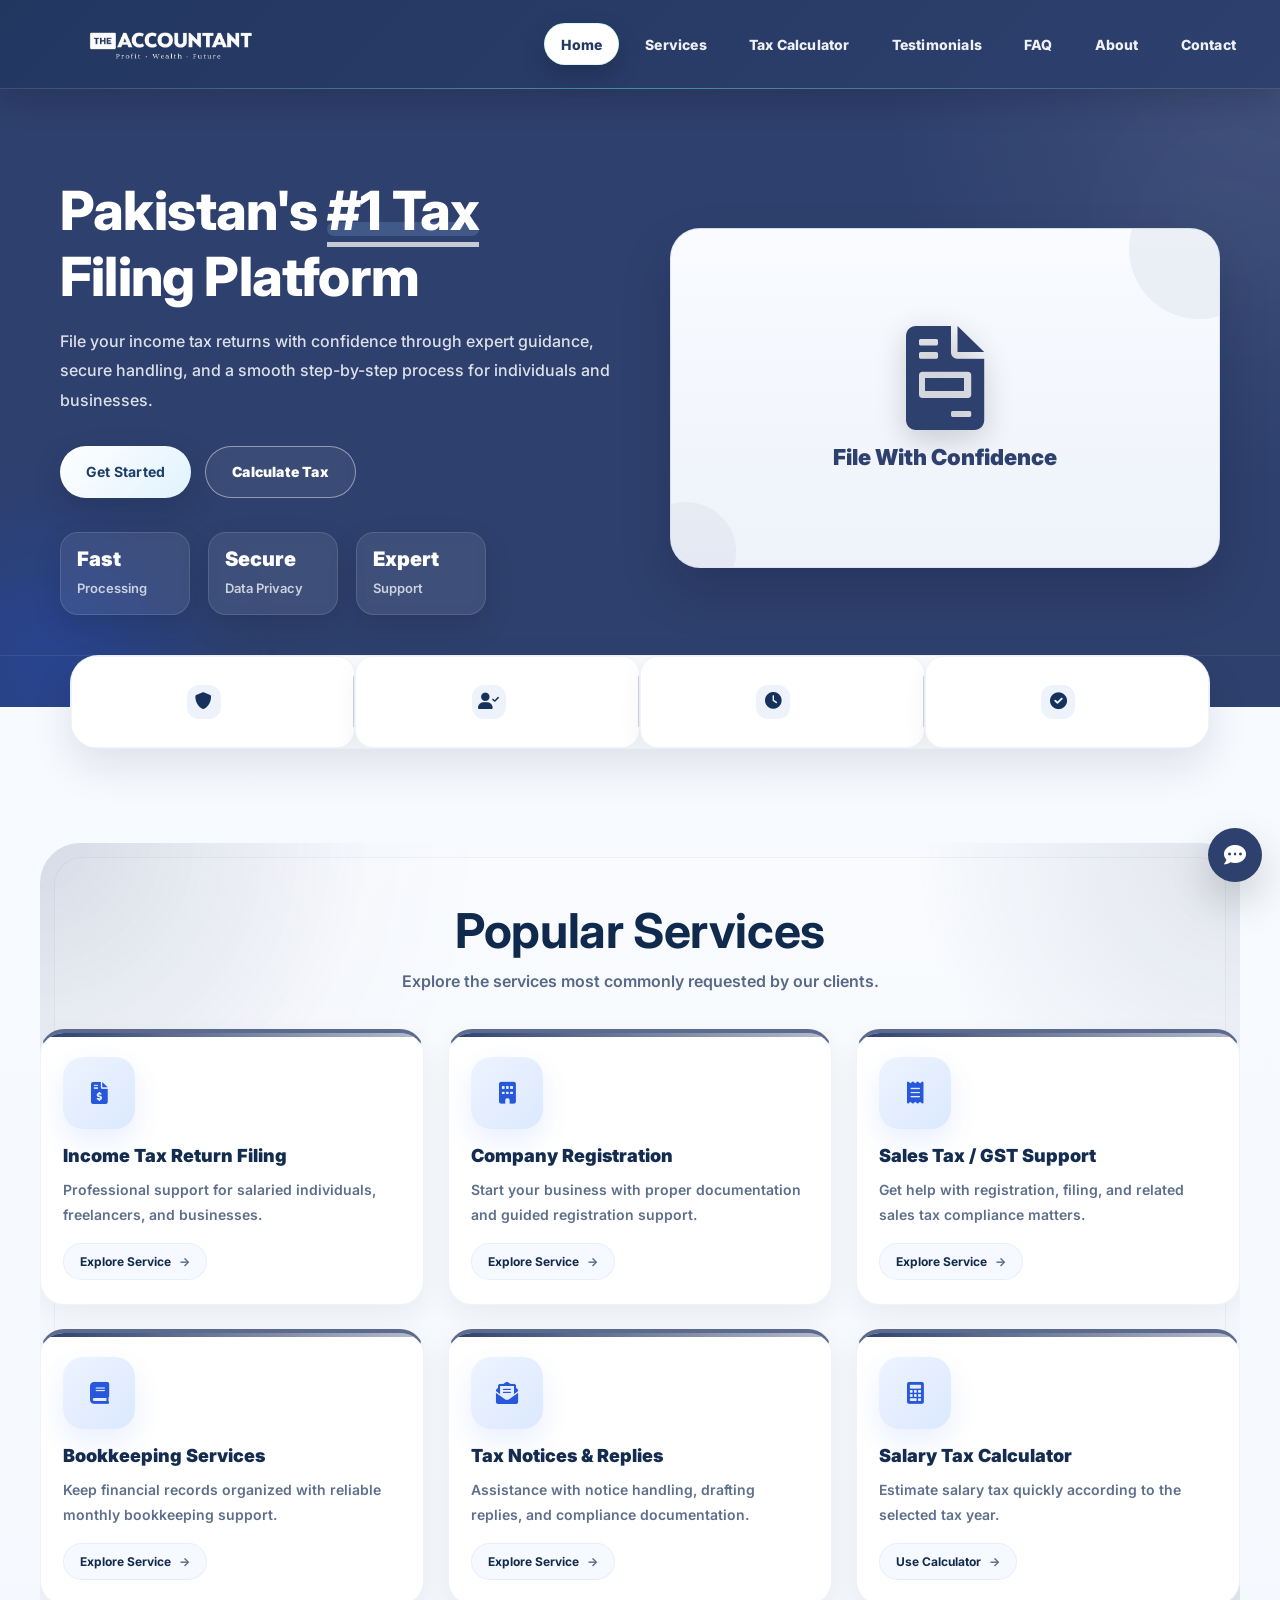
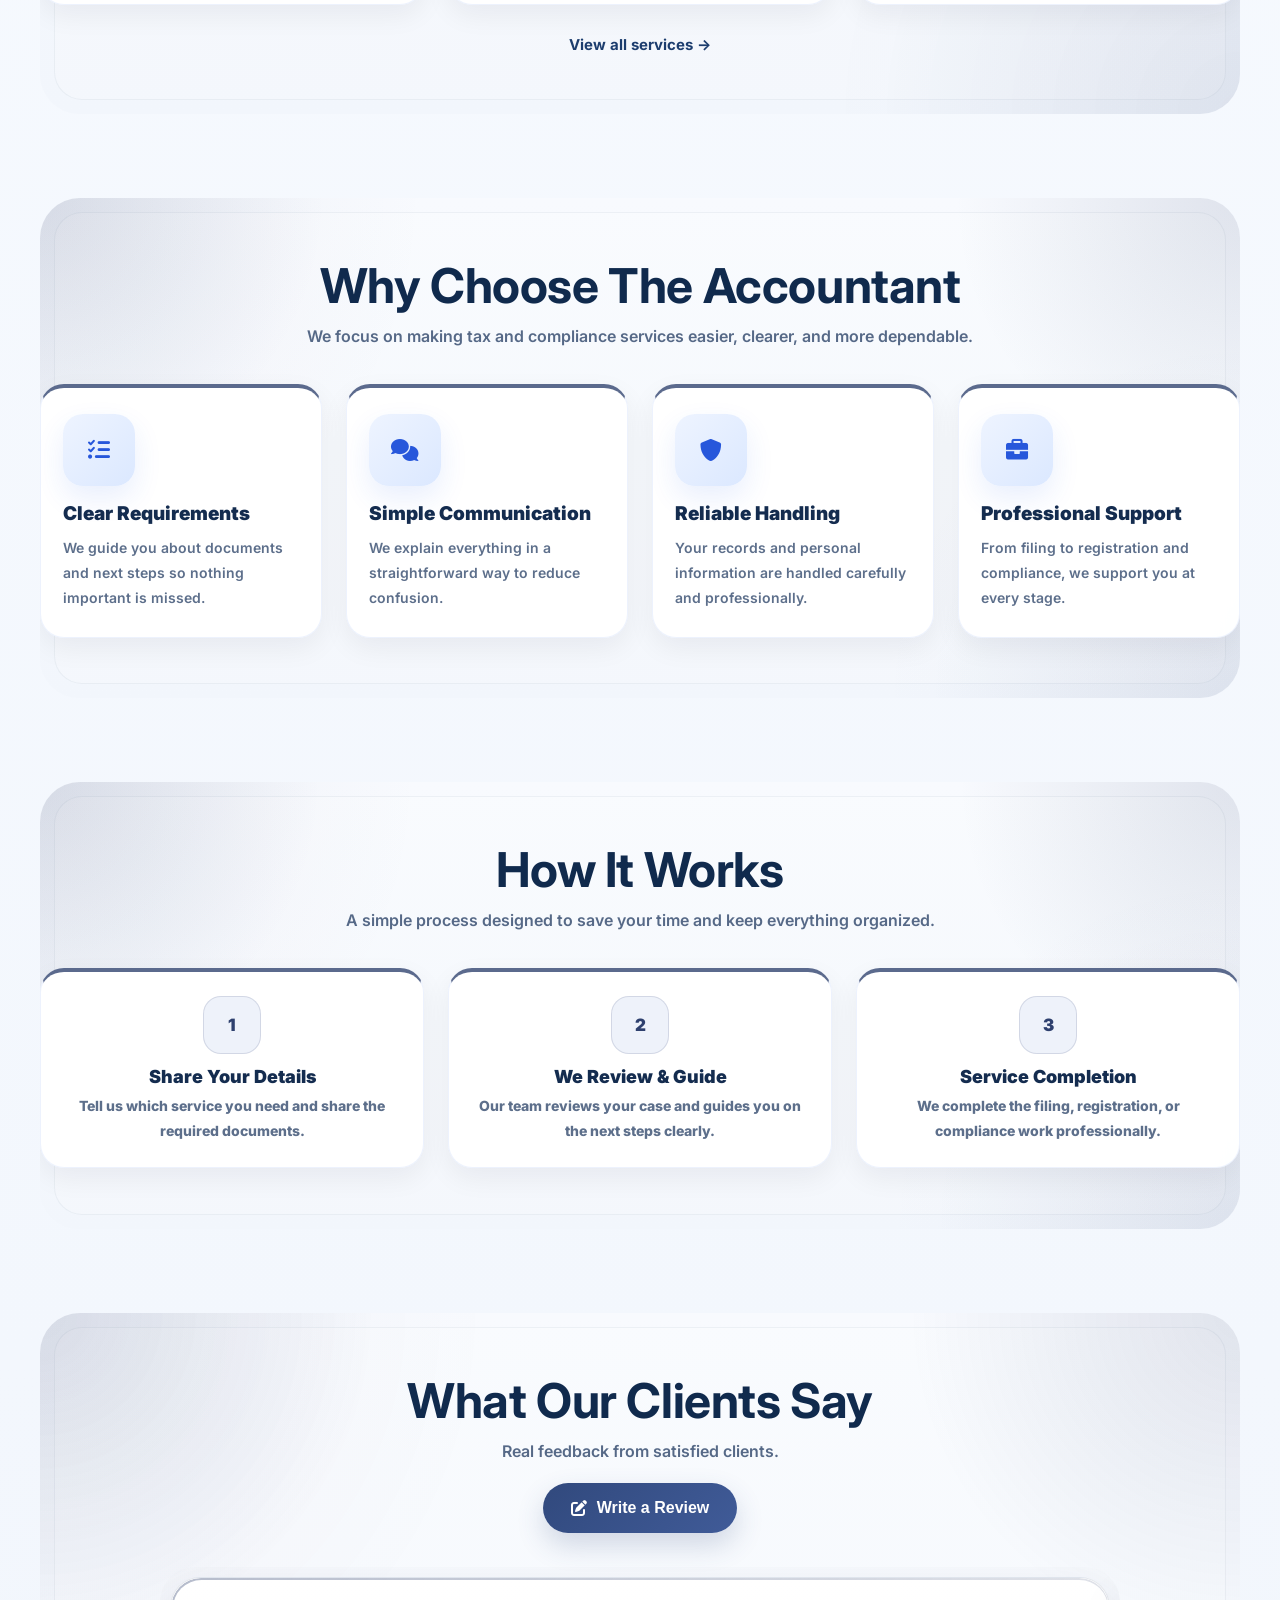
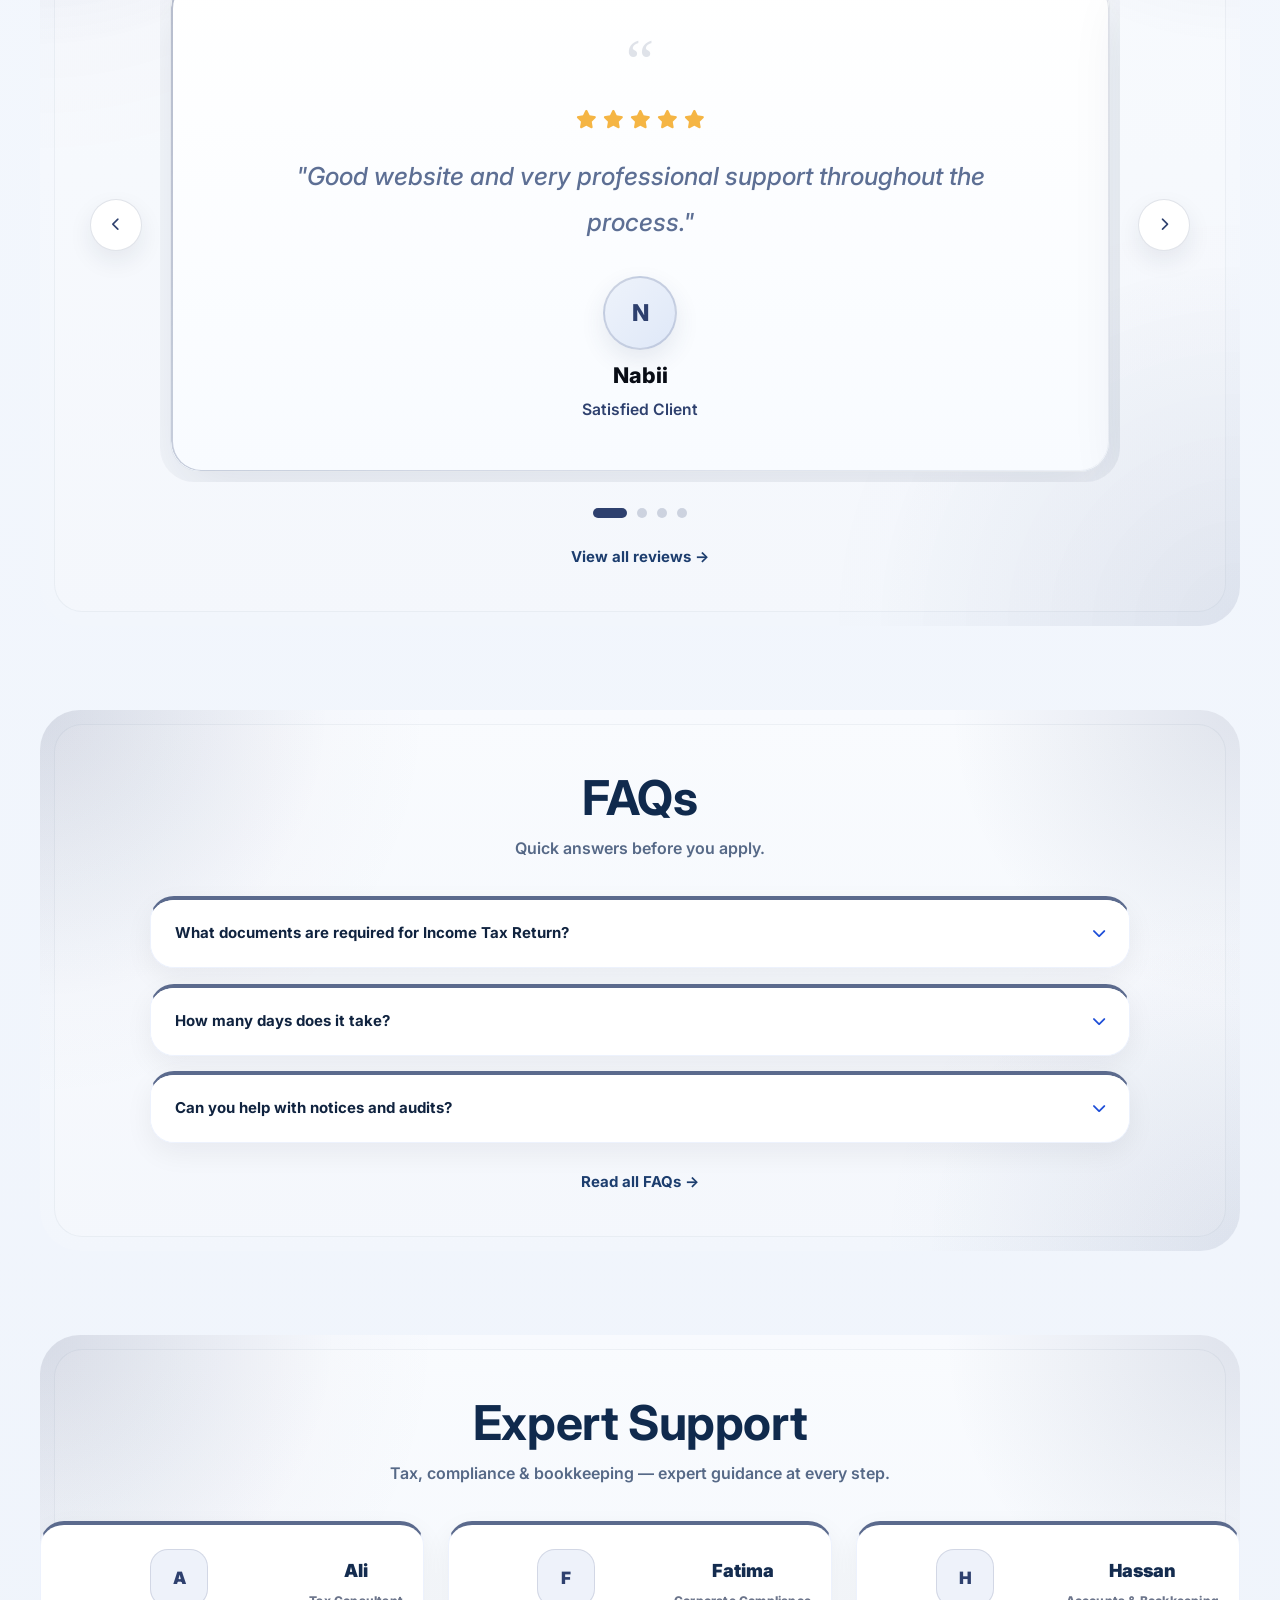
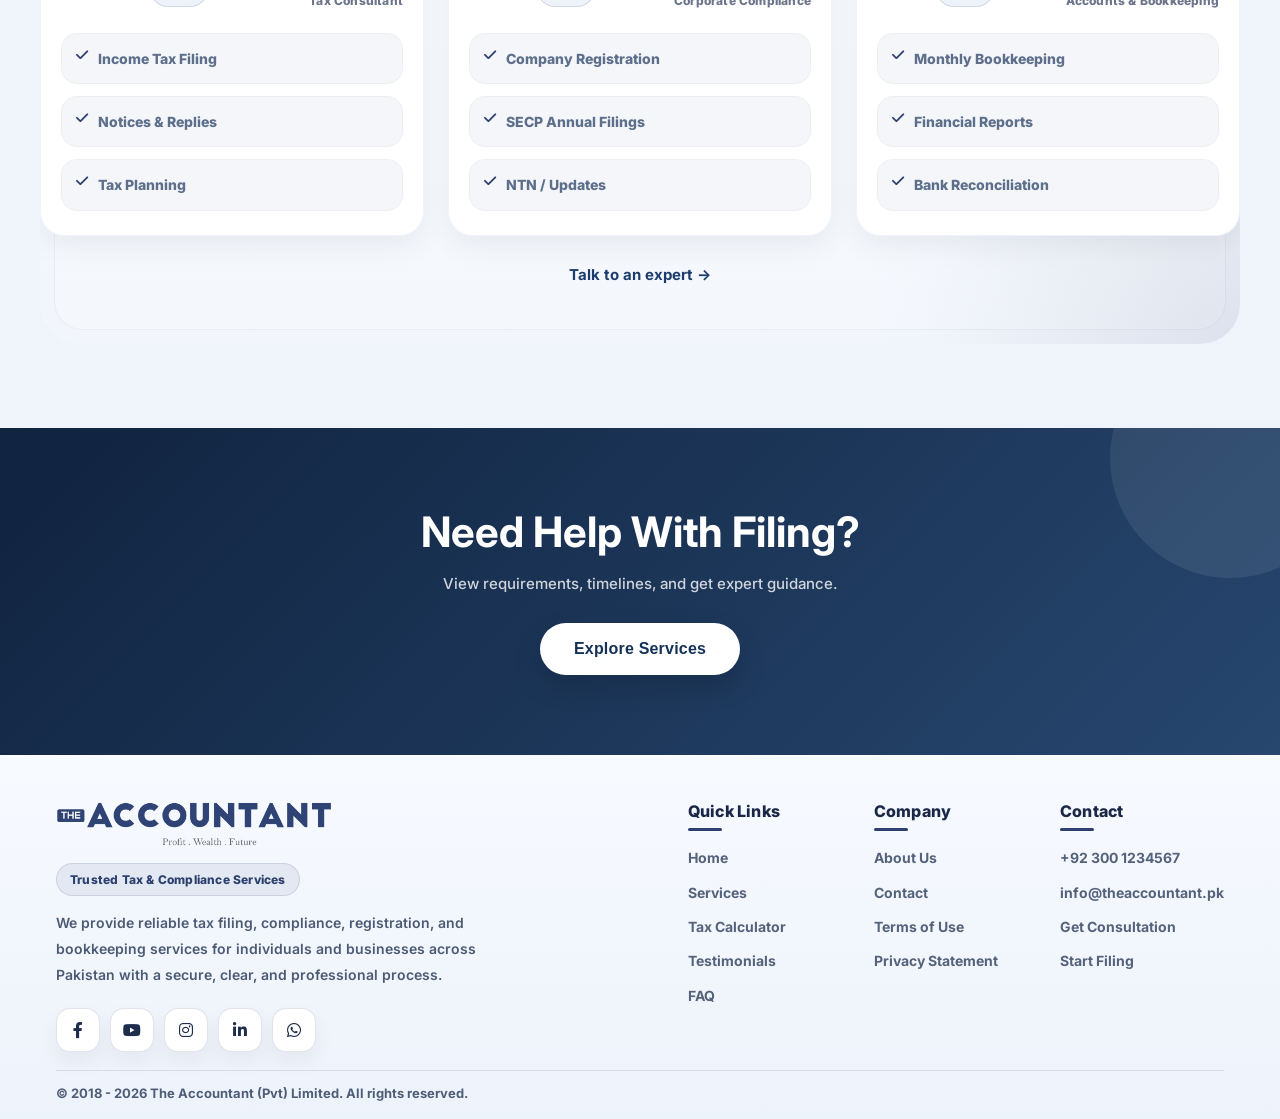
<file: Index.html>
<!DOCTYPE html>
<html lang="en">
<head>
  <meta charset="UTF-8" />
  <title>The Accountant - Home</title>
  <meta name="viewport" content="width=device-width, initial-scale=1.0" />

  <!-- Font Awesome -->
  <link rel="stylesheet" href="https://cdnjs.cloudflare.com/ajax/libs/font-awesome/6.0.0/css/all.min.css"/>

  <!-- Google Font -->
  <link href="https://fonts.googleapis.com/css2?family=Inter:wght@300;400;500;600;700;800&display=swap" rel="stylesheet"/>

  <!-- CSS -->
  <link rel="stylesheet" href="style.css" />

  <!-- JS -->
  <script src="script.js" defer></script>
</head>

<body>

 <!-- ✅ Navbar -->
  <nav class="navbar">
  <a href="index.html" class="logo">
    <img src="images/logo3.png" alt="The Accountant" class="logo">
  </a>

  <div class="nav-links" id="navLinks">
    <a href="index.html" class="active">Home</a>
    <a href="services.html" >Services</a>
    <a href="tax-calculator.html">Tax Calculator</a>
    <a href="testimonials.html">Testimonials</a>
    <a href="faq.html">FAQ</a>
    <a href="about.html">About</a>
    <a href="contact.html">Contact</a>
  </div>
    <button class="hamburger" id="hamburger" type="button" aria-label="Menu">
      <span></span><span></span><span></span>
    </button>
  </nav>

  <!-- HERO -->
  <section class="hero hero-original">
    <div class="hero-container">
      <div class="hero-left">
        <h1>
          Pakistan's
          <span>#1 Tax</span> Filing Platform
        </h1>

        <p>
          File your income tax returns with confidence through expert guidance,
          secure handling, and a smooth step-by-step process for individuals and businesses.
        </p>

        <div class="hero-buttons">
          <a class="primary-btn" href="services.html">Get Started</a>
          <a class="outline-btn" href="tax-calculator.html">Calculate Tax</a>
        </div>

        <div class="hero-stats">
          <div>
            <h3>Fast</h3>
            <p>Processing</p>
          </div>
          <div>
            <h3>Secure</h3>
            <p>Data Privacy</p>
          </div>
          <div>
            <h3>Expert</h3>
            <p>Support</p>
          </div>
        </div>
      </div>

      <div class="hero-right">
        <i class="fas fa-file-invoice"></i>
        <h3>File With Confidence</h3>
      </div>
    </div>
  </section>

  <!-- TRUST STRIP -->
  <section class="trust">
    <div class="trust-container">
      <div><i class="fas fa-shield-alt"></i> Secure Document Handling</div>
      <div><i class="fas fa-user-check"></i> Expert Tax Guidance</div>
      <div><i class="fas fa-clock"></i> Fast Response Time</div>
      <div><i class="fas fa-check-circle"></i> Clear Process</div>
    </div>
  </section>

<!-- POPULAR SERVICES -->
<section class="popular">
  <div class="section-head">
    <h2>Popular Services</h2>
    <p>Explore the services most commonly requested by our clients.</p>
  </div>

  <div class="popular-grid">
    <a href="services.html#income-tax" class="popular-card">
      <i class="fas fa-file-invoice-dollar"></i>
      <h3>Income Tax Return Filing</h3>
      <p>Professional support for salaried individuals, freelancers, and businesses.</p>
      <span class="pill">Explore Service</span>
    </a>

    <a href="services.html#company-registration" class="popular-card">
      <i class="fas fa-building"></i>
      <h3>Company Registration</h3>
      <p>Start your business with proper documentation and guided registration support.</p>
      <span class="pill">Explore Service</span>
    </a>

    <a href="services.html#sales-tax" class="popular-card">
      <i class="fas fa-receipt"></i>
      <h3>Sales Tax / GST Support</h3>
      <p>Get help with registration, filing, and related sales tax compliance matters.</p>
      <span class="pill">Explore Service</span>
    </a>

    <a href="services.html#bookkeeping" class="popular-card">
      <i class="fas fa-book"></i>
      <h3>Bookkeeping Services</h3>
      <p>Keep financial records organized with reliable monthly bookkeeping support.</p>
      <span class="pill">Explore Service</span>
    </a>

    <a href="services.html#tax-notices" class="popular-card">
      <i class="fas fa-envelope-open-text"></i>
      <h3>Tax Notices & Replies</h3>
      <p>Assistance with notice handling, drafting replies, and compliance documentation.</p>
      <span class="pill">Explore Service</span>
    </a>

    <a href="tax-calculator.html" class="popular-card">
      <i class="fas fa-calculator"></i>
      <h3>Salary Tax Calculator</h3>
      <p>Estimate salary tax quickly according to the selected tax year.</p>
      <span class="pill">Use Calculator</span>
    </a>
  </div>

  <div class="section-cta">
    <a class="cta-link" href="services.html">View all services →</a>
  </div>
</section>

 

  <!-- WHY CHOOSE US -->
  <section class="popular">
    <div class="section-head">
      <h2>Why Choose The Accountant</h2>
      <p>We focus on making tax and compliance services easier, clearer, and more dependable.</p>
    </div>

    <div class="about-grid">
      <div class="about-box">
        <i class="fas fa-list-check"></i>
        <h3>Clear Requirements</h3>
        <p>We guide you about documents and next steps so nothing important is missed.</p>
      </div>

      <div class="about-box">
        <i class="fas fa-comments"></i>
        <h3>Simple Communication</h3>
        <p>We explain everything in a straightforward way to reduce confusion.</p>
      </div>

      <div class="about-box">
       <i class="fas fa-shield-alt"></i>
        <h3>Reliable Handling</h3>
        <p>Your records and personal information are handled carefully and professionally.</p>
      </div>

      <div class="about-box">
        <i class="fas fa-briefcase"></i>
        <h3>Professional Support</h3>
        <p>From filing to registration and compliance, we support you at every stage.</p>
      </div>
    </div>
  </section>

  <!-- SIMPLE PROCESS -->
  <section class="team">
    <div class="section-head">
      <h2>How It Works</h2>
      <p>A simple process designed to save your time and keep everything organized.</p>
    </div>

    <div class="team-grid">
      <div class="team-card">
        <div class="avatar">1</div>
        <h3>Share Your Details</h3>
        <p>Tell us which service you need and share the required documents.</p>
      </div>

      <div class="team-card">
        <div class="avatar">2</div>
        <h3>We Review & Guide</h3>
        <p>Our team reviews your case and guides you on the next steps clearly.</p>
      </div>

      <div class="team-card">
        <div class="avatar">3</div>
        <h3>Service Completion</h3>
        <p>We complete the filing, registration, or compliance work professionally.</p>
      </div>
    </div>
  </section>

<!-- TESTIMONIALS SLIDER -->
  <section class="popular">
 <div class="section-head">
    <h2>What Our Clients Say</h2>
    <p>Real feedback from satisfied clients.</p>

    <div class="reviews-actions">
      <button class="review-btn" id="openReviewModal" type="button">
        <i class="fa-solid fa-pen-to-square"></i> Write a Review
      </button>
    </div>
  </div>

  <div class="testimonial-slider-wrap">
    <button class="testimonial-nav prev" id="testimonialPrev" aria-label="Previous review">
      <i class="fas fa-chevron-left"></i>
    </button>

    <div class="testimonial-slider">
      <div class="testimonial-track" id="testimonialTrack"></div>
    </div>

    <button class="testimonial-nav next" id="testimonialNext" aria-label="Next review">
      <i class="fas fa-chevron-right"></i>
    </button>
  </div>

  <div class="testimonial-dots" id="testimonialDots"></div>

  <div class="section-cta">
    <a class="cta-link" href="testimonials.html">View all reviews →</a>
  </div>
</section>

  <!-- Review Modal -->
  <div class="review-modal" id="reviewModal" aria-hidden="true">
    <div class="review-overlay" data-close></div>

    <div class="review-box" role="dialog" aria-modal="true">
      <div class="review-head">
        <h3>Write a Review</h3>
        <button class="review-close" type="button" data-close>×</button>
      </div>

      <form id="reviewForm" class="review-form">
        <label>
          Your Name
          <input type="text" id="reviewName" placeholder="e.g. Ahmed" maxlength="30" required />
        </label>

        <label>
          Rating
          <div class="star-row" id="starRow" aria-label="Rating">
            <button type="button" class="star" data-value="1">★</button>
            <button type="button" class="star" data-value="2">★</button>
            <button type="button" class="star" data-value="3">★</button>
            <button type="button" class="star" data-value="4">★</button>
            <button type="button" class="star" data-value="5">★</button>
          </div>
          <input type="hidden" id="reviewRating" value="5" />
        </label>

        <label>
          Your Review
          <textarea id="reviewText" placeholder="Write your experience..." maxlength="220" required></textarea>
        </label>

        <button class="review-submit" type="submit">
          <i class="fa-solid fa-paper-plane"></i> Submit Review
        </button>

        <p class="review-note">
          *Frontend-only demo: review is saved in your browser. Public reviews need backend.
        </p>
      </form>
    </div>
  </div>

  <!-- FAQ PREVIEW -->
  <section class="home-faq">
    <div class="section-head">
      <h2>FAQs</h2>
      <p>Quick answers before you apply.</p>
    </div>

    <div class="faq-wrap">
      <div class="faq-item">
        <div class="faq-question">
          <span>What documents are required for Income Tax Return?</span>
          <i class="fas fa-chevron-down faq-icon"></i>
        </div>
        <div class="faq-answer">
          CNIC/NTN, salary certificate (if salaried), bank statements, and asset/income details as needed.
        </div>
      </div>

      <div class="faq-item">
        <div class="faq-question">
          <span>How many days does it take?</span>
          <i class="fas fa-chevron-down faq-icon"></i>
        </div>
        <div class="faq-answer">
          Salaried cases usually take 2–3 working days. Business cases depend on documents and complexity.
        </div>
      </div>

      <div class="faq-item">
        <div class="faq-question">
          <span>Can you help with notices and audits?</span>
          <i class="fas fa-chevron-down faq-icon"></i>
        </div>
        <div class="faq-answer">
          Yes, we assist with notices reply, documentation, and representation support.
        </div>
      </div>
    </div>

    <div class="section-cta">
      <a class="cta-link" href="faq.html">Read all FAQs →</a>
    </div>
  </section>

  <!-- TEAM -->
  <section class="team">
    <div class="section-head">
      <h2>Expert Support</h2>
      <p>Tax, compliance & bookkeeping — expert guidance at every step.</p>
    </div>

    <div class="team-grid">
      <div class="team-card">
        <div class="team-top">
          <div class="avatar">A</div>
          <div>
            <h3>Ali</h3>
            <span class="role">Tax Consultant</span>
          </div>
        </div>

        <ul class="team-points">
          <li><i class="fa-solid fa-check"></i> Income Tax Filing</li>
          <li><i class="fa-solid fa-check"></i> Notices & Replies</li>
          <li><i class="fa-solid fa-check"></i> Tax Planning</li>
        </ul>
      </div>

      <div class="team-card">
        <div class="team-top">
          <div class="avatar">F</div>
          <div>
            <h3>Fatima</h3>
            <span class="role">Corporate Compliance</span>
          </div>
        </div>

        <ul class="team-points">
          <li><i class="fa-solid fa-check"></i> Company Registration</li>
          <li><i class="fa-solid fa-check"></i> SECP Annual Filings</li>
          <li><i class="fa-solid fa-check"></i> NTN / Updates</li>
        </ul>
      </div>

      <div class="team-card">
        <div class="team-top">
          <div class="avatar">H</div>
          <div>
            <h3>Hassan</h3>
            <span class="role">Accounts & Bookkeeping</span>
          </div>
        </div>

        <ul class="team-points">
          <li><i class="fa-solid fa-check"></i> Monthly Bookkeeping</li>
          <li><i class="fa-solid fa-check"></i> Financial Reports</li>
          <li><i class="fa-solid fa-check"></i> Bank Reconciliation</li>
        </ul>
      </div>
    </div>

    <div class="section-cta">
      <a class="cta-link" href="contact.html">Talk to an expert →</a>
    </div>
  </section>

  <!-- CTA -->
  <section class="cta">
    <h2>Need Help With Filing?</h2>
    <p>View requirements, timelines, and get expert guidance.</p>
    <a href="services.html" style="text-decoration: none;">
      <button type="button">Explore Services</button>
    </a>
  </section>

  <!-- footer -->
<footer class="site-footer">
  <div class="site-footer-inner">

    <div class="site-footer-top">
      <!-- Left -->
      <div class="footer-brand">
        <img src="images/pic7.png" alt="The Accountant" class="footer-logo" />

        <span class="footer-tag">Trusted Tax & Compliance Services</span>

        <p class="footer-desc">
          We provide reliable tax filing, compliance, registration, and bookkeeping
          services for individuals and businesses across Pakistan with a secure,
          clear, and professional process.
        </p>

        <div class="footer-social">
          <a href="https://facebook.com/" target="_blank" rel="noopener noreferrer" aria-label="Facebook">
            <i class="fab fa-facebook-f"></i>
          </a>
          <a href="https://youtube.com/" target="_blank" rel="noopener noreferrer" aria-label="YouTube">
            <i class="fab fa-youtube"></i>
          </a>
          <a href="https://instagram.com/" target="_blank" rel="noopener noreferrer" aria-label="Instagram">
            <i class="fab fa-instagram"></i>
          </a>
          <a href="https://linkedin.com/" target="_blank" rel="noopener noreferrer" aria-label="LinkedIn">
            <i class="fab fa-linkedin-in"></i>
          </a>
          <a href="https://wa.me/923001234567" target="_blank" rel="noopener noreferrer" aria-label="WhatsApp">
            <i class="fab fa-whatsapp"></i>
          </a>
        </div>
      </div>

      <!-- Right -->
      <div class="footer-links-area">
        <div class="footer-links-col">
          <h4>Quick Links</h4>
          <a href="index.html">Home</a>
          <a href="services.html">Services</a>
          <a href="tax-calculator.html">Tax Calculator</a>
          <a href="testimonials.html">Testimonials</a>
          <a href="faq.html">FAQ</a>
        </div>

        <div class="footer-links-col">
          <h4>Company</h4>
          <a href="about.html">About Us</a>
          <a href="contact.html">Contact</a>
          <a href="terms.html">Terms of Use</a>
          <a href="privacy-policy.html">Privacy Statement</a>
        </div>

        <div class="footer-links-col">
          <h4>Contact</h4>
          <a href="tel:+923001234567">+92 300 1234567</a>
          <a href="mailto:info@theaccountant.pk">info@theaccountant.pk</a>
          <a href="contact.html">Get Consultation</a>
          <a href="services.html">Start Filing</a>
        </div>
      </div>
    </div>

    <div class="footer-bottom-bar">
      <p>© 2018 - 2026 The Accountant (Pvt) Limited. All rights reserved.</p>

    </div>

  </div>
</footer>

  <!-- CHAT WIDGET DEMO -->
  <div class="chat-widget" id="chatWidget">
    <button class="chat-fab" id="chatFab" type="button" aria-label="Chat">
      <i class="fa-solid fa-comment-dots"></i>
      <span class="chat-badge" id="chatBadge" aria-hidden="true">1</span>
    </button>

    <div class="chat-box" id="chatBox" aria-hidden="true">
      <div class="chat-head">
        <div class="chat-head-left">
          <div class="chat-avatar">TA</div>
          <div>
            <div class="chat-title">Your Digital Tax Advisor</div>
            <div class="chat-sub">Typically replies within few minutes</div>
          </div>
        </div>

        <button class="chat-close" id="chatClose" type="button" aria-label="Close">×</button>
      </div>

      <div class="chat-body" id="chatBody"></div>

      <div class="chat-chips" id="chatChips">
        <button type="button" class="chip" data-chip="Income Tax Return">Income Tax</button>
        <button type="button" class="chip" data-chip="GST Registration">GST</button>
        <button type="button" class="chip" data-chip="Company Registration">Company</button>
        <button type="button" class="chip" data-chip="Bookkeeping">Bookkeeping</button>
      </div>

      <div class="chat-input">
        <textarea id="chatMsg" rows="2" placeholder="Type your message..."></textarea>
        <button id="chatSend" type="button" class="chat-send">
          <i class="fa-solid fa-paper-plane"></i> Send
        </button>
      </div>
    </div>
  </div>

</body>
</html>
</file>
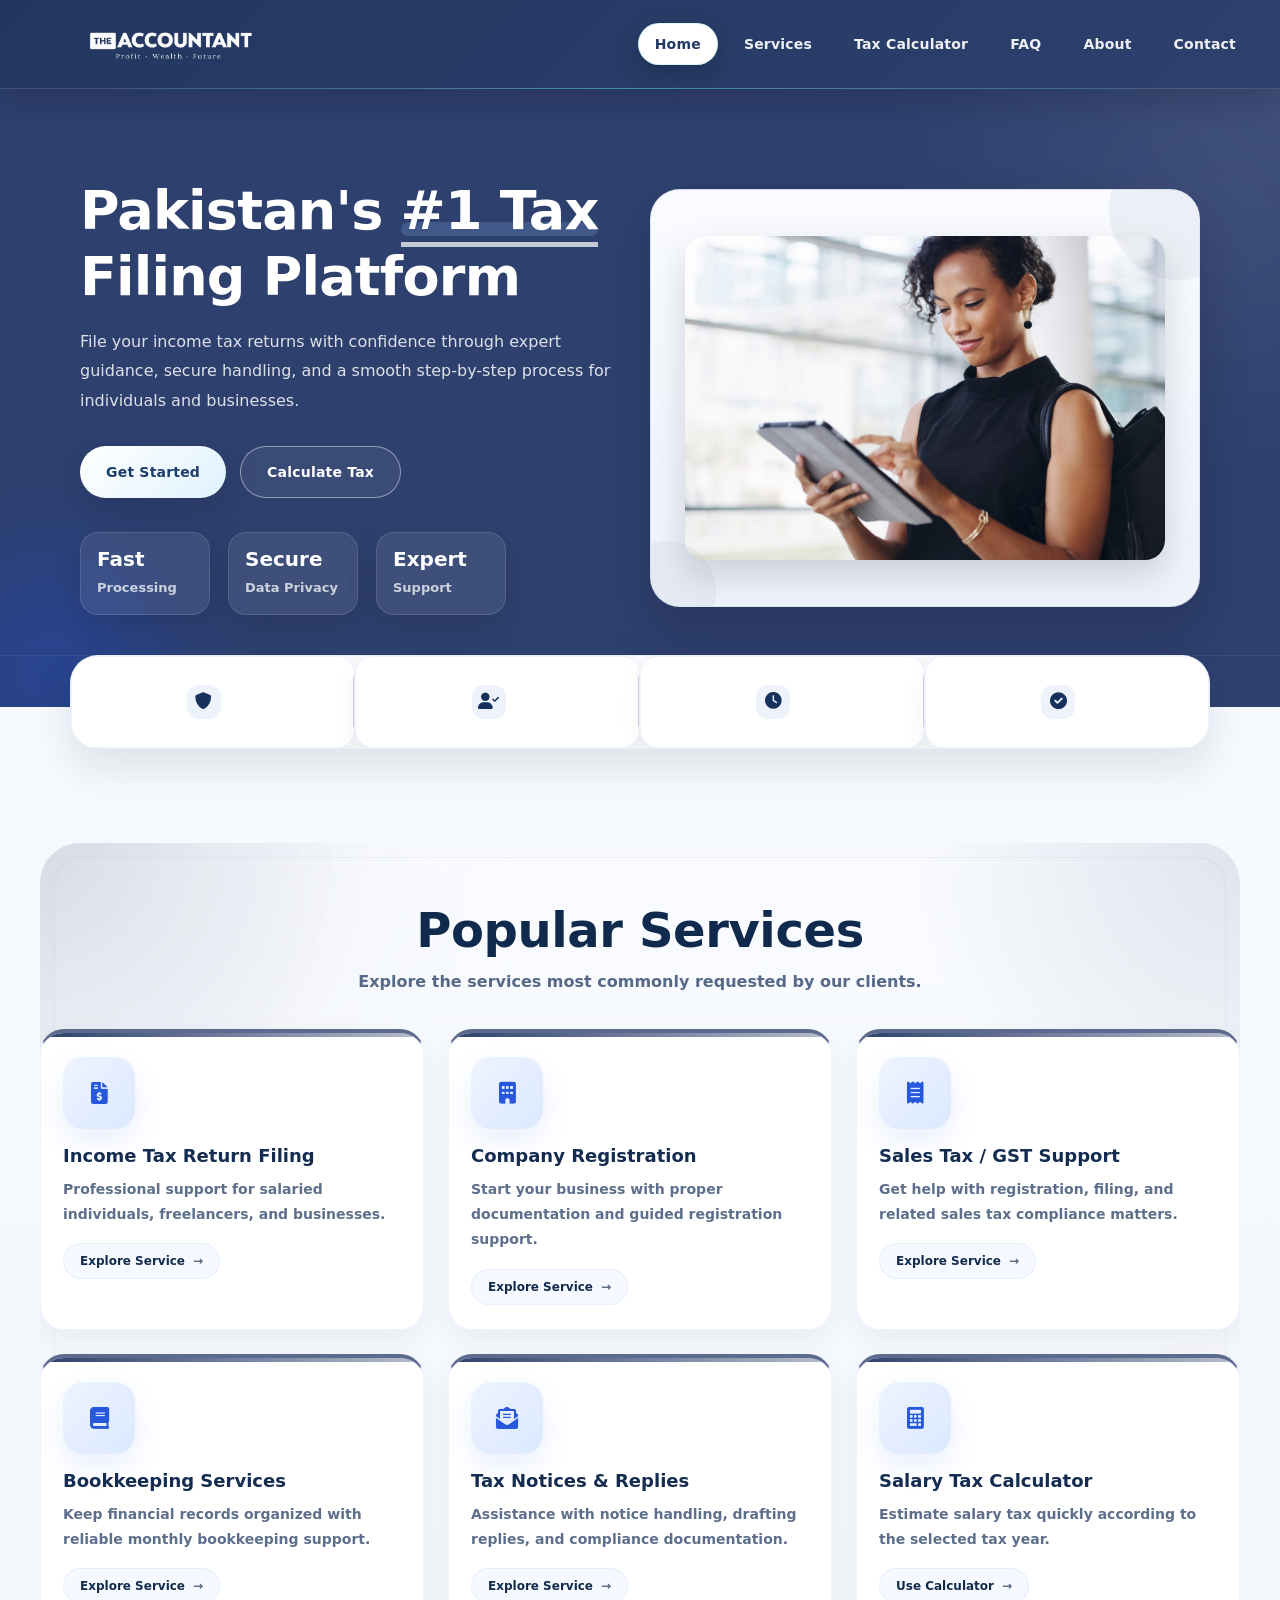
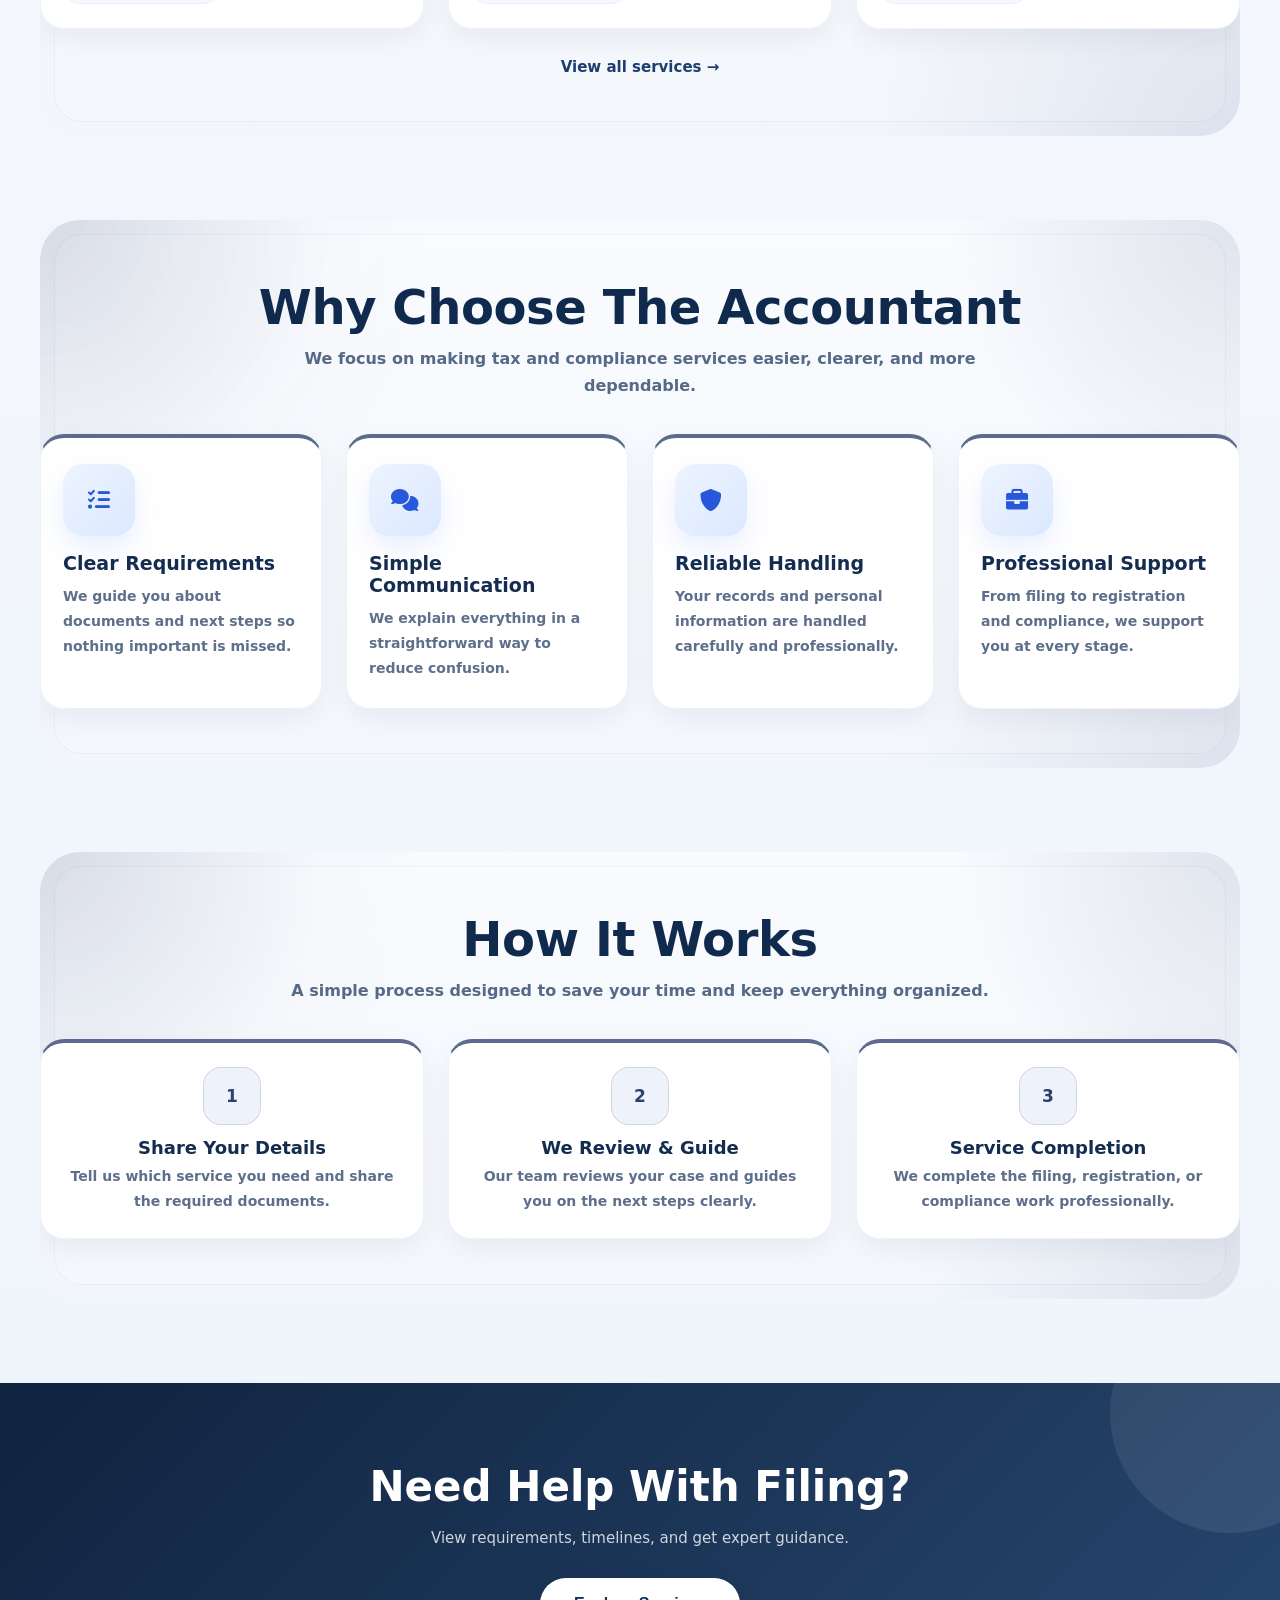
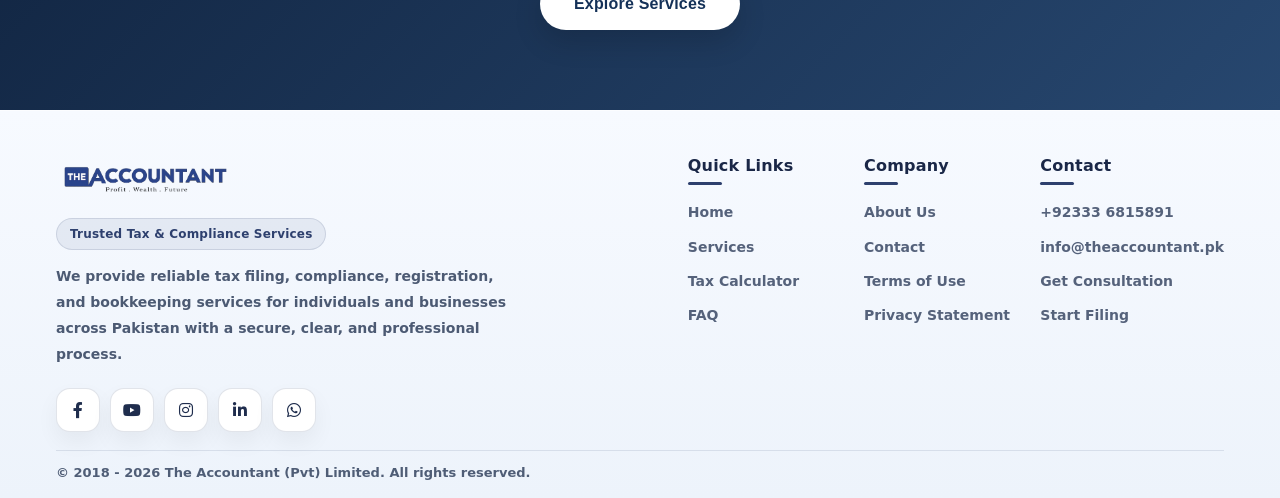
<file: my website/Index.html>
<!DOCTYPE html>
<html lang="en">
<head>
  <meta charset="UTF-8" />
  <title>The Accountant - Home</title>
  <meta name="viewport" content="width=device-width, initial-scale=1.0" />

  <!-- Font Awesome -->
  <link rel="stylesheet" href="https://cdnjs.cloudflare.com/ajax/libs/font-awesome/6.0.0/css/all.min.css"/>

  <!-- Google Font -->
  <link href="https://fonts.googleapis.com/css2?family=Poppins:wght@300;400;500;600;700;800&display=swap" rel="stylesheet"/>

  <!-- CSS -->
  <link rel="stylesheet" href="style.css" />

  <style>
    /* Hero section full width fix - gap kam kiya */
    .hero-container {
      display: flex;
      align-items: center;
      justify-content: space-between;
      gap: 20px !important;
      flex-wrap: wrap;
      width: 100%;
      max-width: 1200px;
      margin: 0 auto;
      padding: 0 20px;
    }
    
    .hero-left {
      flex: 1;
      padding-right: 15px;
    }
    
    .hero-right {
      flex: 1;
      display: flex;
      justify-content: flex-end;
      align-items: center;
    }
    
    .hero-right img {
      width: 100%;
      max-width: 100%;
      height: auto;
      border-radius: 20px;
      box-shadow: 0 15px 35px rgba(0,0,0,0.15);
      display: block;
    }
    
    /* Remove any default margins/padding from hero section */
    .hero {
      padding: 40px 0;
      background: #f8f9fa;
    }
    
    @media (max-width: 992px) {
      .hero-container {
        flex-direction: column;
        gap: 30px !important;
      }
      .hero-left {
        text-align: center;
        padding-right: 0;
      }
      .hero-right {
        justify-content: center;
        width: 100%;
      }
      .hero-right img {
        max-width: 500px;
      }
    }
    
    @media (max-width: 576px) {
      .hero-right img {
        max-width: 100%;
      }
    }
  </style>

  <!-- JS -->
  <script src="script.js" defer></script>
</head>

<body>

 <!-- ✅ Navbar -->
  <nav class="navbar">
  <a href="index.html" class="logo">
    <img src="images/logo3.png" alt="The Accountant" class="logo">
  </a>

  <div class="nav-links" id="navLinks">
    <a href="index.html" class="active">Home</a>
    <a href="services.html" >Services</a>
    <a href="tax-calculator.html">Tax Calculator</a>
    <a href="faq.html">FAQ</a>
    <a href="about.html">About</a>
    <a href="contact.html">Contact</a>
  </div>
    <button class="hamburger" id="hamburger" type="button" aria-label="Menu">
      <span></span><span></span><span></span>
    </button>
  </nav>

  <!-- HERO -->
  <section class="hero hero-original">
    <div class="hero-container">
      <div class="hero-left">
        <h1>
          Pakistan's
          <span>#1 Tax</span> Filing Platform
        </h1>

        <p>
          File your income tax returns with confidence through expert guidance,
          secure handling, and a smooth step-by-step process for individuals and businesses.
        </p>

        <div class="hero-buttons">
          <a class="primary-btn" href="services.html">Get Started</a>
          <a class="outline-btn" href="tax-calculator.html">Calculate Tax</a>
        </div>

        <div class="hero-stats">
          <div>
            <h3>Fast</h3>
            <p>Processing</p>
          </div>
          <div>
            <h3>Secure</h3>
            <p>Data Privacy</p>
          </div>
          <div>
            <h3>Expert</h3>
            <p>Support</p>
          </div>
        </div>
      </div>

      <div class="hero-right">
        <img src="images/front.jpg" alt="The Accountant" />
      </div>
    </div>
  </section>

  <!-- TRUST STRIP -->
  <section class="trust">
    <div class="trust-container">
      <div><i class="fas fa-shield-alt"></i> Secure Document Handling</div>
      <div><i class="fas fa-user-check"></i> Expert Tax Guidance</div>
      <div><i class="fas fa-clock"></i> Fast Response Time</div>
      <div><i class="fas fa-check-circle"></i> Clear Process</div>
    </div>
  </section>

<!-- POPULAR SERVICES -->
<section class="popular">
  <div class="section-head">
    <h2>Popular Services</h2>
    <p>Explore the services most commonly requested by our clients.</p>
  </div>

  <div class="popular-grid">
    <a href="services.html#income-tax" class="popular-card">
      <i class="fas fa-file-invoice-dollar"></i>
      <h3>Income Tax Return Filing</h3>
      <p>Professional support for salaried individuals, freelancers, and businesses.</p>
      <span class="pill">Explore Service</span>
    </a>

    <a href="services.html#company-registration" class="popular-card">
      <i class="fas fa-building"></i>
      <h3>Company Registration</h3>
      <p>Start your business with proper documentation and guided registration support.</p>
      <span class="pill">Explore Service</span>
    </a>

    <a href="services.html#sales-tax" class="popular-card">
      <i class="fas fa-receipt"></i>
      <h3>Sales Tax / GST Support</h3>
      <p>Get help with registration, filing, and related sales tax compliance matters.</p>
      <span class="pill">Explore Service</span>
    </a>

    <a href="services.html#bookkeeping" class="popular-card">
      <i class="fas fa-book"></i>
      <h3>Bookkeeping Services</h3>
      <p>Keep financial records organized with reliable monthly bookkeeping support.</p>
      <span class="pill">Explore Service</span>
    </a>

    <a href="services.html#tax-notices" class="popular-card">
      <i class="fas fa-envelope-open-text"></i>
      <h3>Tax Notices & Replies</h3>
      <p>Assistance with notice handling, drafting replies, and compliance documentation.</p>
      <span class="pill">Explore Service</span>
    </a>

    <a href="tax-calculator.html" class="popular-card">
      <i class="fas fa-calculator"></i>
      <h3>Salary Tax Calculator</h3>
      <p>Estimate salary tax quickly according to the selected tax year.</p>
      <span class="pill">Use Calculator</span>
    </a>
  </div>

  <div class="section-cta">
    <a class="cta-link" href="services.html">View all services →</a>
  </div>
</section>

  <!-- WHY CHOOSE US -->
  <section class="popular">
    <div class="section-head">
      <h2>Why Choose The Accountant</h2>
      <p>We focus on making tax and compliance services easier, clearer, and more dependable.</p>
    </div>

    <div class="about-grid">
      <div class="about-box">
        <i class="fas fa-list-check"></i>
        <h3>Clear Requirements</h3>
        <p>We guide you about documents and next steps so nothing important is missed.</p>
      </div>

      <div class="about-box">
        <i class="fas fa-comments"></i>
        <h3>Simple Communication</h3>
        <p>We explain everything in a straightforward way to reduce confusion.</p>
      </div>

      <div class="about-box">
       <i class="fas fa-shield-alt"></i>
        <h3>Reliable Handling</h3>
        <p>Your records and personal information are handled carefully and professionally.</p>
      </div>

      <div class="about-box">
        <i class="fas fa-briefcase"></i>
        <h3>Professional Support</h3>
        <p>From filing to registration and compliance, we support you at every stage.</p>
      </div>
    </div>
  </section>

  <!-- SIMPLE PROCESS -->
  <section class="team">
    <div class="section-head">
      <h2>How It Works</h2>
      <p>A simple process designed to save your time and keep everything organized.</p>
    </div>

    <div class="team-grid">
      <div class="team-card">
        <div class="avatar">1</div>
        <h3>Share Your Details</h3>
        <p>Tell us which service you need and share the required documents.</p>
      </div>

      <div class="team-card">
        <div class="avatar">2</div>
        <h3>We Review & Guide</h3>
        <p>Our team reviews your case and guides you on the next steps clearly.</p>
      </div>

      <div class="team-card">
        <div class="avatar">3</div>
        <h3>Service Completion</h3>
        <p>We complete the filing, registration, or compliance work professionally.</p>
      </div>
    </div>
  </section>

  <!-- CTA -->
  <section class="cta">
    <h2>Need Help With Filing?</h2>
    <p>View requirements, timelines, and get expert guidance.</p>
    <a href="services.html" style="text-decoration: none;">
      <button type="button">Explore Services</button>
    </a>
  </section>

  <!-- footer -->
<footer class="site-footer">
  <div class="site-footer-inner">

    <div class="site-footer-top">
      <!-- Left -->
      <div class="footer-brand">
        <img src="images/piic2.png" alt="The Accountant" class="footer-logo" />

        <span class="footer-tag">Trusted Tax & Compliance Services</span>

        <p class="footer-desc">
          We provide reliable tax filing, compliance, registration, and bookkeeping
          services for individuals and businesses across Pakistan with a secure,
          clear, and professional process.
        </p>

        <div class="footer-social">
          <a href="https://facebook.com/" target="_blank" rel="noopener noreferrer" aria-label="Facebook">
            <i class="fab fa-facebook-f"></i>
          </a>
          <a href="https://youtube.com/" target="_blank" rel="noopener noreferrer" aria-label="YouTube">
            <i class="fab fa-youtube"></i>
          </a>
          <a href="https://instagram.com/" target="_blank" rel="noopener noreferrer" aria-label="Instagram">
            <i class="fab fa-instagram"></i>
          </a>
          <a href="https://linkedin.com/" target="_blank" rel="noopener noreferrer" aria-label="LinkedIn">
            <i class="fab fa-linkedin-in"></i>
          </a>
          <a href="https://wa.me/923336815891" target="_blank" rel="noopener noreferrer" aria-label="WhatsApp">
            <i class="fab fa-whatsapp"></i>
          </a>
        </div>
      </div>

      <!-- Right -->
      <div class="footer-links-area">
        <div class="footer-links-col">
          <h4>Quick Links</h4>
          <a href="index.html">Home</a>
          <a href="services.html">Services</a>
          <a href="tax-calculator.html">Tax Calculator</a>
          <a href="faq.html">FAQ</a>
        </div>

        <div class="footer-links-col">
          <h4>Company</h4>
          <a href="about.html">About Us</a>
          <a href="contact.html">Contact</a>
          <a href="terms.html">Terms of Use</a>
          <a href="privacy-policy.html">Privacy Statement</a>
        </div>

        <div class="footer-links-col">
          <h4>Contact</h4>
          <a href="tel:+923336815891">+92333 6815891</a>
          <a href="mailto:info@theaccountant.pk">info@theaccountant.pk</a>
          <a href="contact.html">Get Consultation</a>
          <a href="services.html">Start Filing</a>
        </div>
      </div>
    </div>

    <div class="footer-bottom-bar">
      <p>© 2018 - 2026 The Accountant (Pvt) Limited. All rights reserved.</p>

    </div>

  </div>
</footer>

</body>
</html>
</file>
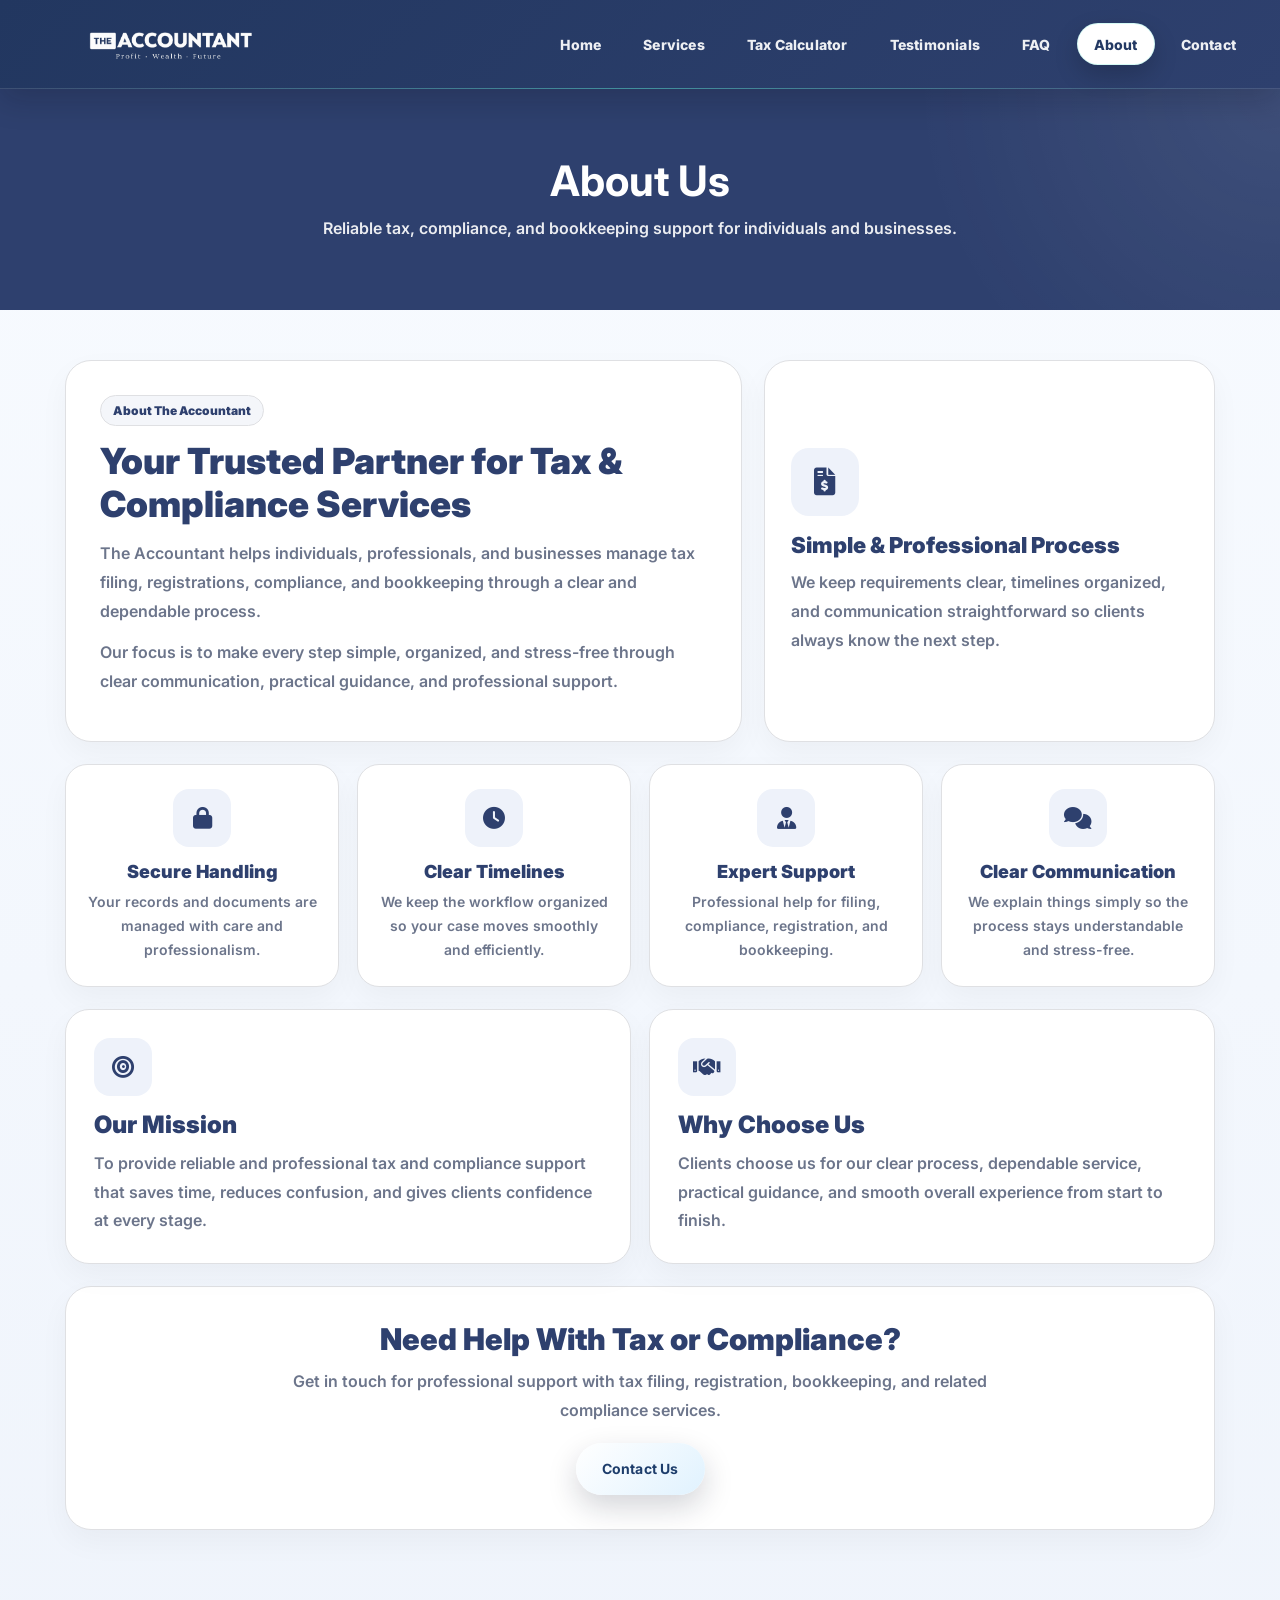
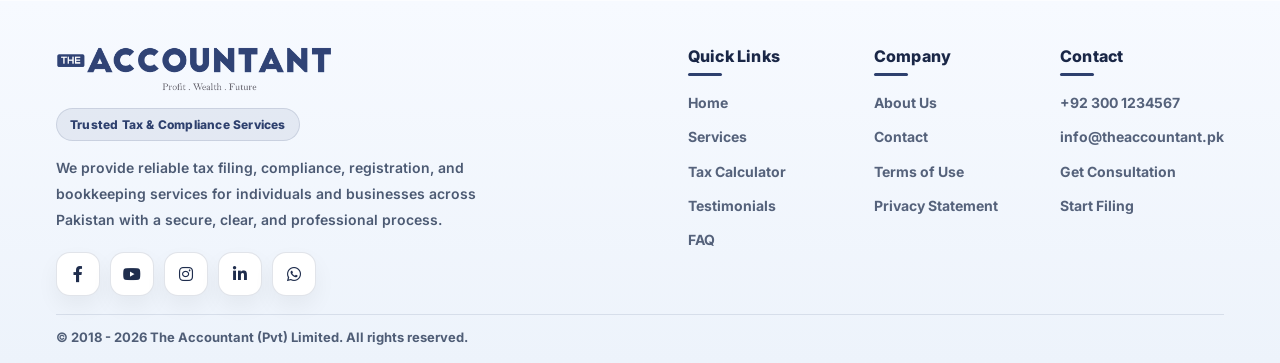
<file: about.html>
<!DOCTYPE html>
<html lang="en">
<head>
  <meta charset="UTF-8" />
  <meta name="viewport" content="width=device-width, initial-scale=1.0" />
  <title>The Accountant - About</title>

  <link
    rel="stylesheet"
    href="https://cdnjs.cloudflare.com/ajax/libs/font-awesome/6.0.0/css/all.min.css"
  />
  <link
    href="https://fonts.googleapis.com/css2?family=Inter:wght@300;400;500;600;700;800&display=swap"
    rel="stylesheet"
  />
  <link rel="stylesheet" href="style.css" />
  <script src="script.js" defer></script>
</head>

<body>
 <!-- ✅ Navbar -->
  <nav class="navbar">
  <a href="index.html" class="logo">
    <img src="images/logo3.png" alt="The Accountant" class="logo">
  </a>


    <div class="nav-links" id="navLinks">
      <a href="index.html">Home</a>
      <a href="services.html">Services</a>
      <a href="tax-calculator.html">Tax Calculator</a>
      <a href="testimonials.html">Testimonials</a>
      <a href="faq.html">FAQ</a>
      <a href="about.html" class="active">About</a>
      <a href="contact.html">Contact</a>
    </div>

    <button class="hamburger" id="hamburger" type="button" aria-label="Menu">
      <span></span>
      <span></span>
      <span></span>
    </button>
  </nav>

  <!-- Page Header -->
  <div class="page-header">
    <h1>About Us</h1>
    <p>Reliable tax, compliance, and bookkeeping support for individuals and businesses.</p>
  </div>

  <!-- Main Content -->
  <div class="main-content">
    <div class="about-page">

      <!-- Hero Section -->
      <section class="about-hero-clean">
        <div class="about-hero-left">
          <span class="about-tag">About The Accountant</span>
          <h2>Your Trusted Partner for Tax &amp; Compliance Services</h2>
          <p>
            The Accountant helps individuals, professionals, and businesses manage
            tax filing, registrations, compliance, and bookkeeping through a clear
            and dependable process.
          </p>
          <p>
            Our focus is to make every step simple, organized, and stress-free
            through clear communication, practical guidance, and professional support.
          </p>
        </div>

        <div class="about-hero-right">
          <div class="about-feature-card">
            <div class="about-feature-icon">
              <i class="fas fa-file-invoice-dollar"></i>
            </div>
            <h3>Simple &amp; Professional Process</h3>
            <p>
              We keep requirements clear, timelines organized, and communication
              straightforward so clients always know the next step.
            </p>
          </div>
        </div>
      </section>

      <!-- Value Cards -->
      <section class="about-values-clean">
        <div class="about-value-card">
<i class="fas fa-lock"></i>
          <h3>Secure Handling</h3>
          <p>Your records and documents are managed with care and professionalism.</p>
        </div>

        <div class="about-value-card">
          <i class="fas fa-clock"></i>
          <h3>Clear Timelines</h3>
          <p>We keep the workflow organized so your case moves smoothly and efficiently.</p>
        </div>

        <div class="about-value-card">
          <i class="fas fa-user-tie"></i>
          <h3>Expert Support</h3>
          <p>Professional help for filing, compliance, registration, and bookkeeping.</p>
        </div>

        <div class="about-value-card">
          <i class="fas fa-comments"></i>
          <h3>Clear Communication</h3>
          <p>We explain things simply so the process stays understandable and stress-free.</p>
        </div>
      </section>

      <!-- Mission + Why Choose Us -->
      <section class="about-info-clean">
        <div class="about-info-card">
          <div class="about-info-icon">
            <i class="fas fa-bullseye"></i>
          </div>
          <h3>Our Mission</h3>
          <p>
            To provide reliable and professional tax and compliance support that
            saves time, reduces confusion, and gives clients confidence at every stage.
          </p>
        </div>

        <div class="about-info-card">
          <div class="about-info-icon">
            <i class="fas fa-handshake"></i>
          </div>
          <h3>Why Choose Us</h3>
          <p>
            Clients choose us for our clear process, dependable service, practical
            guidance, and smooth overall experience from start to finish.
          </p>
        </div>
      </section>

      <!-- CTA -->
      <section class="about-cta-clean">
        <h2>Need Help With Tax or Compliance?</h2>
        <p>
          Get in touch for professional support with tax filing, registration,
          bookkeeping, and related compliance services.
        </p>
        <a href="contact.html" class="primary-btn">Contact Us</a>
      </section>

    </div>
  </div>

    <!-- footer -->
<footer class="site-footer">
  <div class="site-footer-inner">

    <div class="site-footer-top">
      <!-- Left -->
      <div class="footer-brand">
        <img src="images/pic7.png" alt="The Accountant" class="footer-logo" />

        <span class="footer-tag">Trusted Tax & Compliance Services</span>

        <p class="footer-desc">
          We provide reliable tax filing, compliance, registration, and bookkeeping
          services for individuals and businesses across Pakistan with a secure,
          clear, and professional process.
        </p>

        <div class="footer-social">
          <a href="https://facebook.com/" target="_blank" rel="noopener noreferrer" aria-label="Facebook">
            <i class="fab fa-facebook-f"></i>
          </a>
          <a href="https://youtube.com/" target="_blank" rel="noopener noreferrer" aria-label="YouTube">
            <i class="fab fa-youtube"></i>
          </a>
          <a href="https://instagram.com/" target="_blank" rel="noopener noreferrer" aria-label="Instagram">
            <i class="fab fa-instagram"></i>
          </a>
          <a href="https://linkedin.com/" target="_blank" rel="noopener noreferrer" aria-label="LinkedIn">
            <i class="fab fa-linkedin-in"></i>
          </a>
          <a href="https://wa.me/923001234567" target="_blank" rel="noopener noreferrer" aria-label="WhatsApp">
            <i class="fab fa-whatsapp"></i>
          </a>
        </div>
      </div>

      <!-- Right -->
      <div class="footer-links-area">
        <div class="footer-links-col">
          <h4>Quick Links</h4>
          <a href="index.html">Home</a>
          <a href="services.html">Services</a>
          <a href="tax-calculator.html">Tax Calculator</a>
          <a href="testimonials.html">Testimonials</a>
          <a href="faq.html">FAQ</a>
        </div>

        <div class="footer-links-col">
          <h4>Company</h4>
          <a href="about.html">About Us</a>
          <a href="contact.html">Contact</a>
          <a href="terms.html">Terms of Use</a>
          <a href="privacy-policy.html">Privacy Statement</a>
        </div>

        <div class="footer-links-col">
          <h4>Contact</h4>
          <a href="tel:+923001234567">+92 300 1234567</a>
          <a href="mailto:info@theaccountant.pk">info@theaccountant.pk</a>
          <a href="contact.html">Get Consultation</a>
          <a href="services.html">Start Filing</a>
        </div>
      </div>
    </div>

    <div class="footer-bottom-bar">
      <p>© 2018 - 2026 The Accountant (Pvt) Limited. All rights reserved.</p>
     
    </div>

  </div>
</footer>

</body>
</html>
</file>
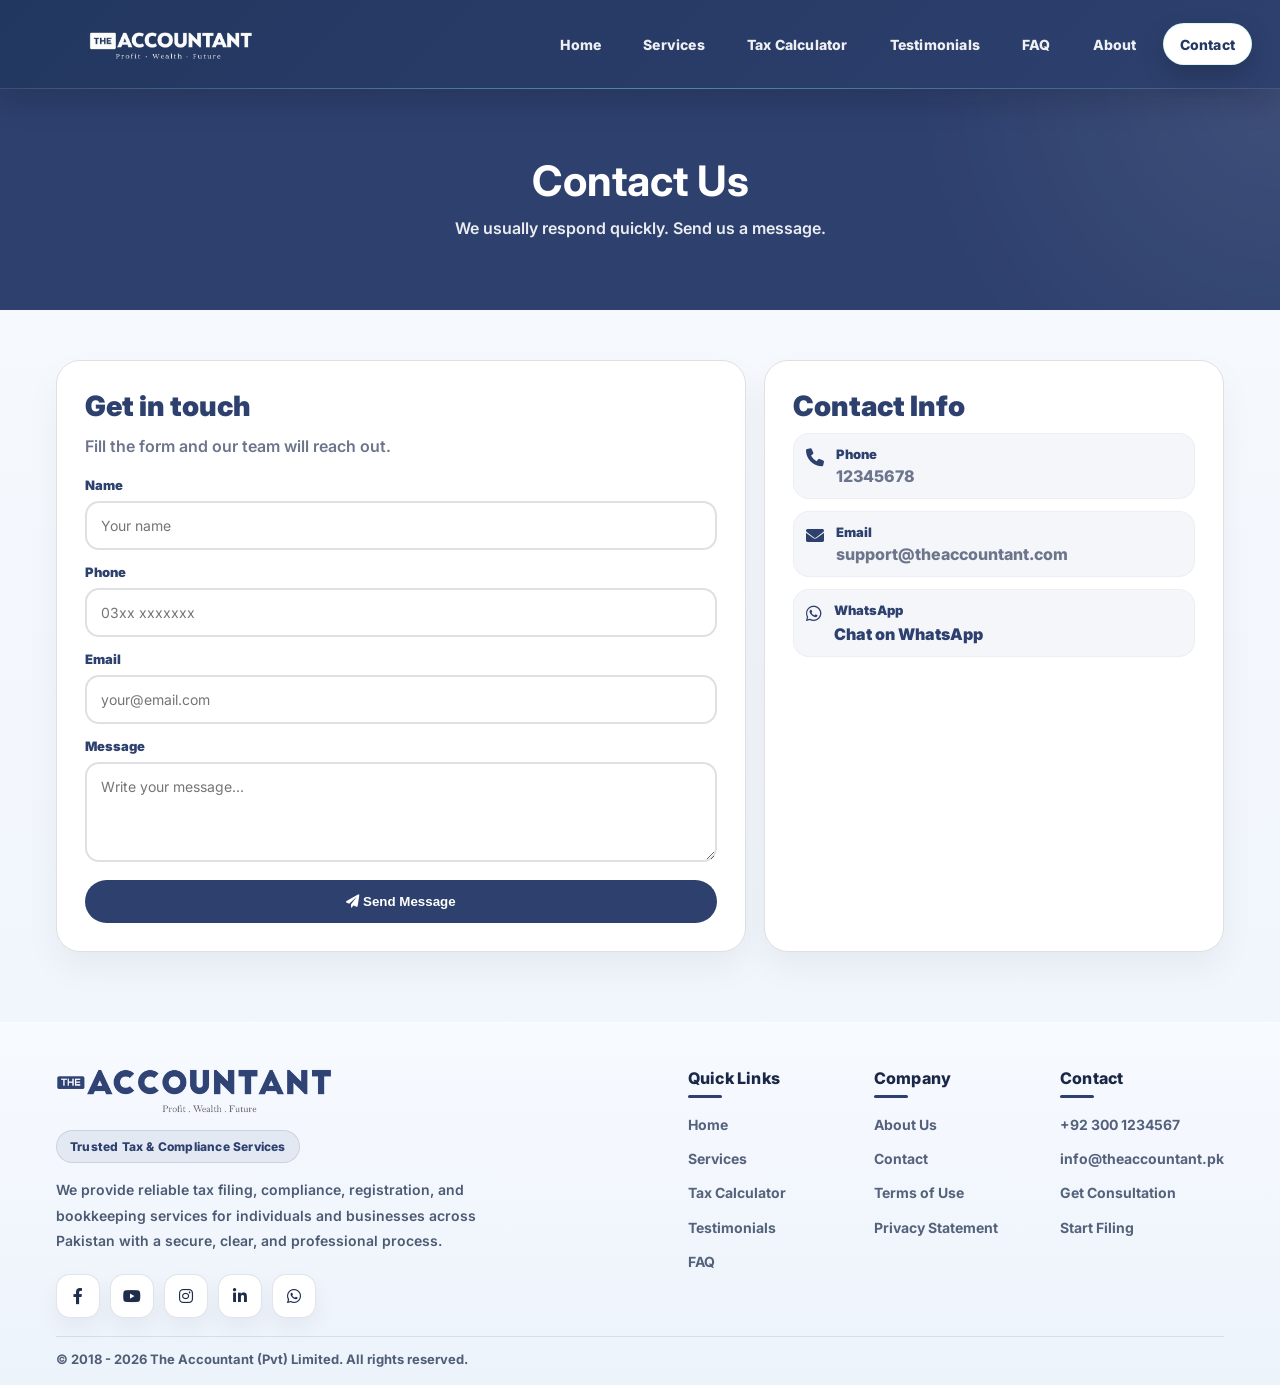
<file: contact.html>
<!DOCTYPE html>
<html lang="en">
<head>
  <meta charset="UTF-8" />
  <meta name="viewport" content="width=device-width, initial-scale=1.0" />
  <title>The Accountant - Contact</title>

  <!-- Font Awesome -->
  <link rel="stylesheet" href="https://cdnjs.cloudflare.com/ajax/libs/font-awesome/6.0.0/css/all.min.css" />

  <!-- Google Fonts -->
  <link href="https://fonts.googleapis.com/css2?family=Inter:wght@300;400;500;600;700;800&display=swap" rel="stylesheet" />

  <!-- ✅ CSS -->
  <link rel="stylesheet" href="style.css" />

  <!-- ✅ JS -->
  <script src="script.js" defer></script>
</head>

<body>
 <!-- ✅ Navbar -->
  <nav class="navbar">
  <a href="index.html" class="logo">
    <img src="images/logo3.png" alt="The Accountant" class="logo">
  </a>


    <div class="nav-links" id="navLinks">
      <a href="index.html">Home</a>
      <a href="services.html">Services</a>
      <a href="tax-calculator.html">Tax Calculator</a>
      <a href="testimonials.html">Testimonials</a>
      <a href="faq.html">FAQ</a>
      <a href="about.html">About</a>
      <a href="contact.html" class="active">Contact</a>
    </div>

    <button class="hamburger" id="hamburger" type="button" aria-label="Menu">
      <span></span><span></span><span></span>
    </button>
  </nav>

  <!-- ✅ PAGE HEADER -->
  <div class="page-header">
    <h1>Contact Us</h1>
    <p>We usually respond quickly. Send us a message.</p>
  </div>

  <!-- ✅ CONTENT -->
  <div class="main-content">
    <div class="contact-wrap">
      <div class="contact-card">
        <h2>Get in touch</h2>
        <p>Fill the form and our team will reach out.</p>

        <form class="contact-form">
          <div class="field">
            <label>Name</label>
            <input type="text" placeholder="Your name" required />
          </div>

          <div class="field">
            <label>Phone</label>
            <input type="tel" placeholder="03xx xxxxxxx" required />
          </div>

          <div class="field">
            <label>Email</label>
            <input type="email" placeholder="your@email.com" />
          </div>

          <div class="field">
            <label>Message</label>
            <textarea rows="4" placeholder="Write your message..." required></textarea>
          </div>

          <button class="btn-calc" type="submit">
            <i class="fa-solid fa-paper-plane"></i> Send Message
          </button>
        </form>
      </div>

      <div class="contact-card contact-info">
        <h2>Contact Info</h2>

        <div class="info-row">
          <i class="fa-solid fa-phone"></i>
          <div>
            <div class="info-title">Phone</div>
            <div class="info-text">12345678</div>
          </div>
        </div>

        <div class="info-row">
          <i class="fa-solid fa-envelope"></i>
          <div>
            <div class="info-title">Email</div>
            <div class="info-text">support@theaccountant.com</div>
          </div>
        </div>

        <div class="info-row">
          <i class="fa-brands fa-whatsapp"></i>
          <div>
            <div class="info-title">WhatsApp</div>
            <a class="info-link" href="https://wa.me/9212345678" target="_blank">Chat on WhatsApp</a>
          </div>
        </div>
      </div>
    </div>
  </div>

  <!-- ✅ FOOTER -->
  <!-- footer -->
<footer class="site-footer">
  <div class="site-footer-inner">

    <div class="site-footer-top">
      <!-- Left -->
      <div class="footer-brand">
        <img src="images/pic7.png" alt="The Accountant" class="footer-logo" />

        <span class="footer-tag">Trusted Tax & Compliance Services</span>

        <p class="footer-desc">
          We provide reliable tax filing, compliance, registration, and bookkeeping
          services for individuals and businesses across Pakistan with a secure,
          clear, and professional process.
        </p>

        <div class="footer-social">
          <a href="https://facebook.com/" target="_blank" rel="noopener noreferrer" aria-label="Facebook">
            <i class="fab fa-facebook-f"></i>
          </a>
          <a href="https://youtube.com/" target="_blank" rel="noopener noreferrer" aria-label="YouTube">
            <i class="fab fa-youtube"></i>
          </a>
          <a href="https://instagram.com/" target="_blank" rel="noopener noreferrer" aria-label="Instagram">
            <i class="fab fa-instagram"></i>
          </a>
          <a href="https://linkedin.com/" target="_blank" rel="noopener noreferrer" aria-label="LinkedIn">
            <i class="fab fa-linkedin-in"></i>
          </a>
          <a href="https://wa.me/923001234567" target="_blank" rel="noopener noreferrer" aria-label="WhatsApp">
            <i class="fab fa-whatsapp"></i>
          </a>
        </div>
      </div>

      <!-- Right -->
      <div class="footer-links-area">
        <div class="footer-links-col">
          <h4>Quick Links</h4>
          <a href="index.html">Home</a>
          <a href="services.html">Services</a>
          <a href="tax-calculator.html">Tax Calculator</a>
          <a href="testimonials.html">Testimonials</a>
          <a href="faq.html">FAQ</a>
        </div>

        <div class="footer-links-col">
          <h4>Company</h4>
          <a href="about.html">About Us</a>
          <a href="contact.html">Contact</a>
          <a href="terms.html">Terms of Use</a>
          <a href="privacy-policy.html">Privacy Statement</a>
        </div>

        <div class="footer-links-col">
          <h4>Contact</h4>
          <a href="tel:+923001234567">+92 300 1234567</a>
          <a href="mailto:info@theaccountant.pk">info@theaccountant.pk</a>
          <a href="contact.html">Get Consultation</a>
          <a href="services.html">Start Filing</a>
        </div>
      </div>
    </div>

    <div class="footer-bottom-bar">
      <p>© 2018 - 2026 The Accountant (Pvt) Limited. All rights reserved.</p>
      
    </div>

  </div>
</footer>
</body>
</html>
</file>
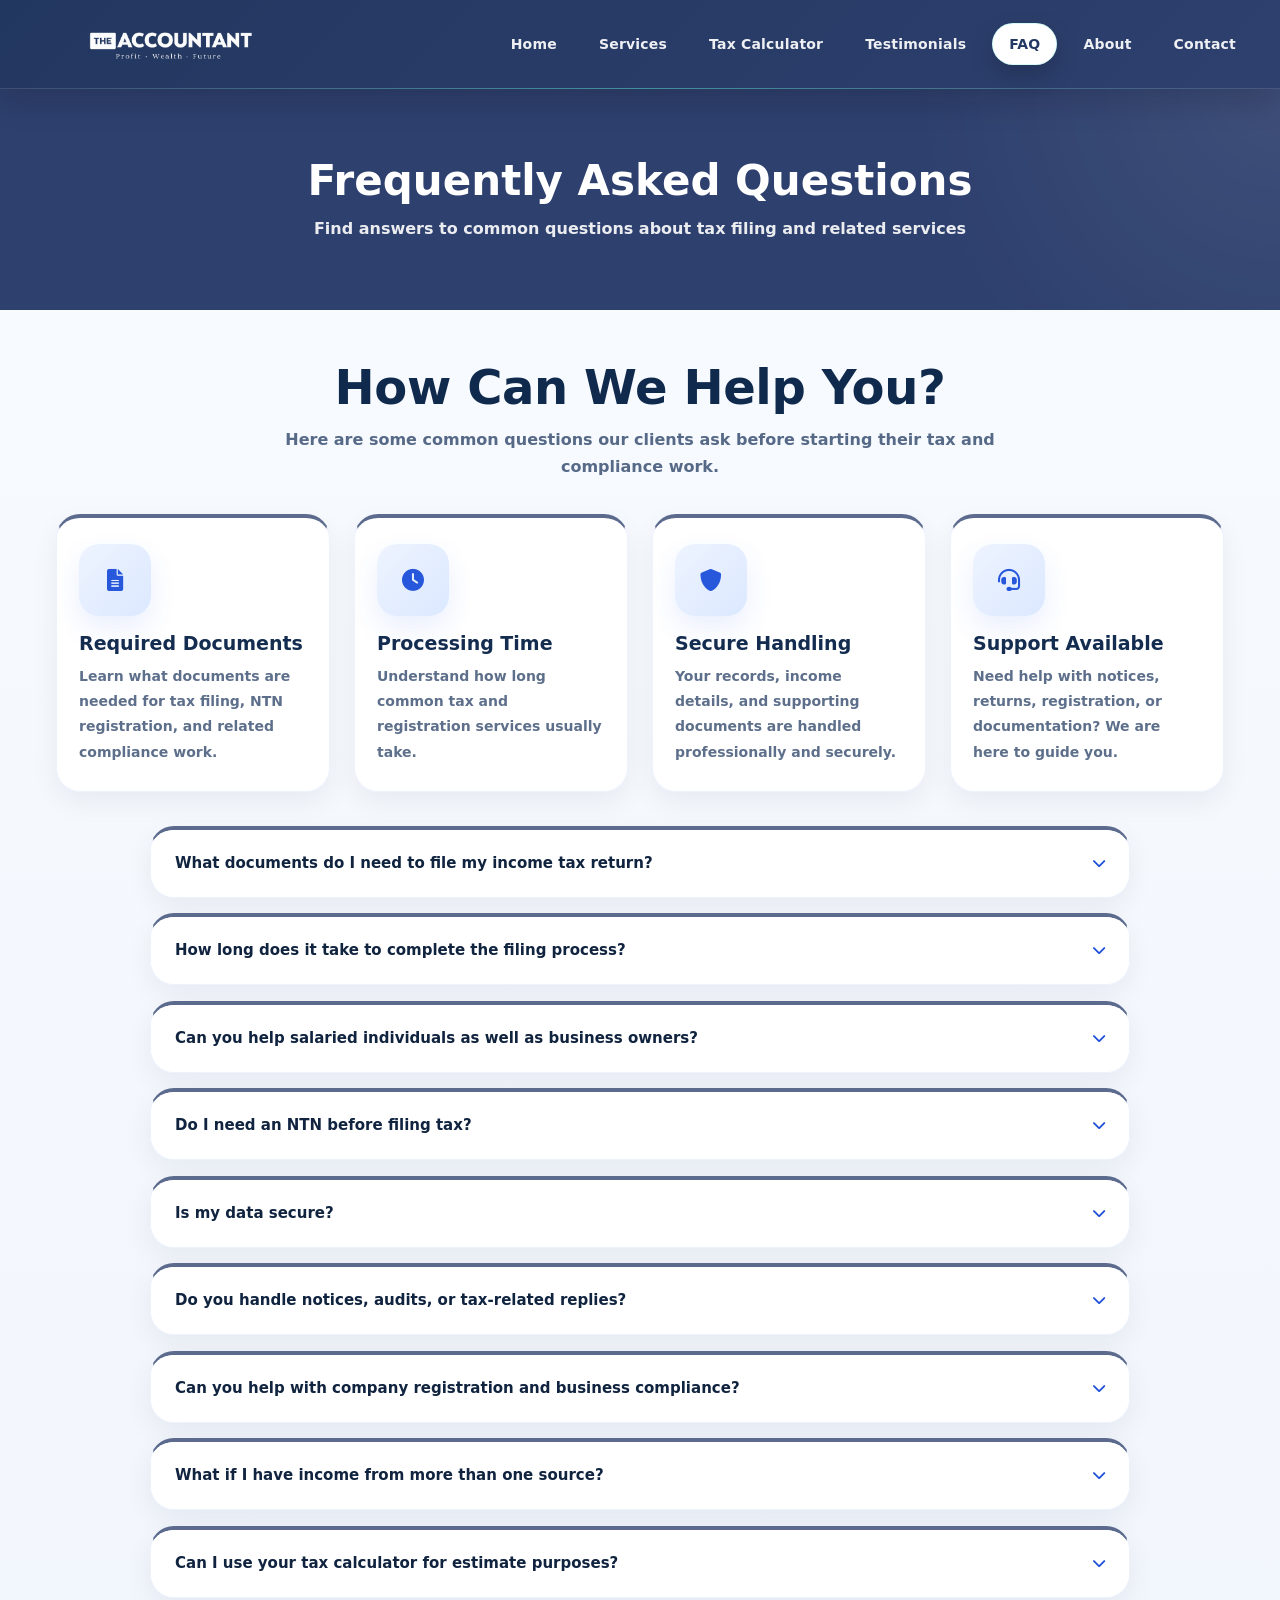
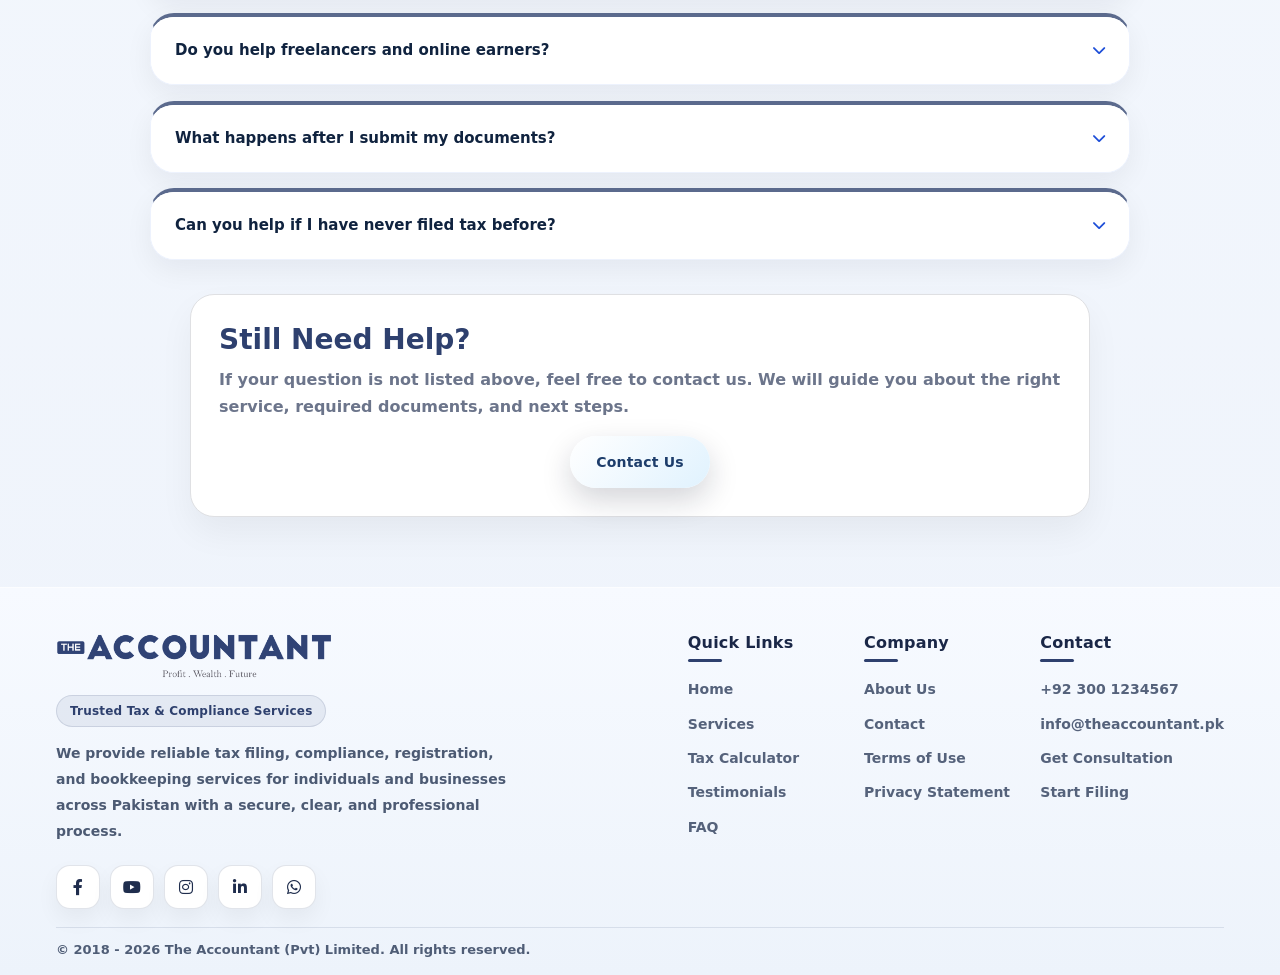
<file: faq.html>
<!DOCTYPE html>
<html lang="en">
<head>
  <meta charset="UTF-8" />
  <title>FAQ - The Accountant</title>
  <meta name="viewport" content="width=device-width, initial-scale=1.0" />

  <link rel="stylesheet" href="style.css" />
  <link
    rel="stylesheet"
    href="https://cdnjs.cloudflare.com/ajax/libs/font-awesome/6.0.0/css/all.min.css"
  />
  <script src="script.js" defer></script>
</head>

<body>
 <!-- ✅ Navbar -->
  <nav class="navbar">
  <a href="index.html" class="logo">
    <img src="images/logo3.png" alt="The Accountant" class="logo">
  </a>


    <div class="nav-links" id="navLinks">
      <a href="index.html">Home</a>
      <a href="services.html">Services</a>
      <a href="tax-calculator.html">Tax Calculator</a>
      <a href="testimonials.html">Testimonials</a>
      <a href="faq.html" class="active">FAQ</a>
      <a href="about.html">About</a>
      <a href="contact.html">Contact</a>
    </div>

    <button class="hamburger" id="hamburger" type="button" aria-label="Menu">
      <span></span>
      <span></span>
      <span></span>
    </button>
  </nav>

  <!-- Page Header -->
  <div class="page-header">
    <h1>Frequently Asked Questions</h1>
    <p>Find answers to common questions about tax filing and related services</p>
  </div>

  <!-- Main Content -->
  <div class="main-content">
    <div class="section-head">
      <h2>How Can We Help You?</h2>
      <p>
        Here are some common questions our clients ask before starting their tax
        and compliance work.
      </p>
    </div>

    <!-- Top Info Boxes -->
    <div class="about-grid" style="margin-top: 24px; margin-bottom: 34px;">
      <div class="about-box">
        <i class="fas fa-file-alt"></i>
        <h3>Required Documents</h3>
        <p>
          Learn what documents are needed for tax filing, NTN registration, and
          related compliance work.
        </p>
      </div>

      <div class="about-box">
        <i class="fas fa-clock"></i>
        <h3>Processing Time</h3>
        <p>
          Understand how long common tax and registration services usually take.
        </p>
      </div>

      <div class="about-box">
        <i class="fas fa-shield-alt"></i>
        <h3>Secure Handling</h3>
        <p>
          Your records, income details, and supporting documents are handled
          professionally and securely.
        </p>
      </div>

      <div class="about-box">
        <i class="fas fa-headset"></i>
        <h3>Support Available</h3>
        <p>
          Need help with notices, returns, registration, or documentation? We
          are here to guide you.
        </p>
      </div>
    </div>

    <!-- FAQ List -->
    <div class="faq-wrap">
      <div class="faq-item">
        <div class="faq-question">
          <span>What documents do I need to file my income tax return?</span>
          <i class="fas fa-chevron-down faq-icon"></i>
        </div>
        <div class="faq-answer">
          Usually, you will need your CNIC, NTN (if available), salary
          certificate or income details, bank statements, and information about
          assets or additional income sources.
        </div>
      </div>

      <div class="faq-item">
        <div class="faq-question">
          <span>How long does it take to complete the filing process?</span>
          <i class="fas fa-chevron-down faq-icon"></i>
        </div>
        <div class="faq-answer">
          Salaried individual filing is usually completed within 2 to 3 working
          days after receiving all required documents. Business and more complex
          cases may take longer.
        </div>
      </div>

      <div class="faq-item">
        <div class="faq-question">
          <span>Can you help salaried individuals as well as business owners?</span>
          <i class="fas fa-chevron-down faq-icon"></i>
        </div>
        <div class="faq-answer">
          Yes. We assist salaried individuals, freelancers, sole proprietors,
          partnerships, and companies with filing, registration, tax compliance,
          and documentation support.
        </div>
      </div>

      <div class="faq-item">
        <div class="faq-question">
          <span>Do I need an NTN before filing tax?</span>
          <i class="fas fa-chevron-down faq-icon"></i>
        </div>
        <div class="faq-answer">
          In many cases, tax filing is connected with NTN registration. If you
          are not registered yet, we can guide you through the registration
          process as well.
        </div>
      </div>

      <div class="faq-item">
        <div class="faq-question">
          <span>Is my data secure?</span>
          <i class="fas fa-chevron-down faq-icon"></i>
        </div>
        <div class="faq-answer">
          Yes. We follow professional practices for handling personal and
          business information securely. Your documents and financial details
          are treated with confidentiality.
        </div>
      </div>

      <div class="faq-item">
        <div class="faq-question">
          <span>Do you handle notices, audits, or tax-related replies?</span>
          <i class="fas fa-chevron-down faq-icon"></i>
        </div>
        <div class="faq-answer">
          Yes. We can assist with tax notices, documentation preparation,
          response drafting, and advisory support related to compliance matters.
        </div>
      </div>

      <div class="faq-item">
        <div class="faq-question">
          <span>Can you help with company registration and business compliance?</span>
          <i class="fas fa-chevron-down faq-icon"></i>
        </div>
        <div class="faq-answer">
          Yes. We provide support for company registration, business
          documentation, tax registration, and ongoing compliance-related
          services based on your requirements.
        </div>
      </div>

      <div class="faq-item">
        <div class="faq-question">
          <span>What if I have income from more than one source?</span>
          <i class="fas fa-chevron-down faq-icon"></i>
        </div>
        <div class="faq-answer">
          That is not a problem. We can handle cases where income comes from
          salary, business, freelancing, property, bank profit, or other
          eligible sources.
        </div>
      </div>

      <div class="faq-item">
        <div class="faq-question">
          <span>Can I use your tax calculator for estimate purposes?</span>
          <i class="fas fa-chevron-down faq-icon"></i>
        </div>
        <div class="faq-answer">
          Yes. The tax calculator is useful for quick estimated calculations.
          Final tax figures may vary depending on your exact financial details,
          applicable rules, and tax year selection.
        </div>
      </div>

      <div class="faq-item">
        <div class="faq-question">
          <span>Do you help freelancers and online earners?</span>
          <i class="fas fa-chevron-down faq-icon"></i>
        </div>
        <div class="faq-answer">
          Yes. If you earn through freelancing, digital services, remote work,
          or online business, we can guide you regarding tax filing, income
          reporting, and related compliance support.
        </div>
      </div>

      <div class="faq-item">
        <div class="faq-question">
          <span>What happens after I submit my documents?</span>
          <i class="fas fa-chevron-down faq-icon"></i>
        </div>
        <div class="faq-answer">
          Once your documents are reviewed, we organize the required
          information, prepare the relevant filing or documentation work, and
          proceed according to the selected service.
        </div>
      </div>

      <div class="faq-item">
        <div class="faq-question">
          <span>Can you help if I have never filed tax before?</span>
          <i class="fas fa-chevron-down faq-icon"></i>
        </div>
        <div class="faq-answer">
          Yes. First-time filers are welcome. We can guide you through the
          process, explain the requirements, and help you get started properly.
        </div>
      </div>
    </div>

    <!-- Help Section -->
    <div class="contact-card" style="max-width: 900px; margin: 34px auto 0;">
      <h2>Still Need Help?</h2>
      <p>
        If your question is not listed above, feel free to contact us. We will
        guide you about the right service, required documents, and next steps.
      </p>

      <div class="section-cta" style="margin-top: 8px;">
        <a href="contact.html" class="primary-btn">Contact Us</a>
      </div>
    </div>
  </div>

   <!-- footer -->
<footer class="site-footer">
  <div class="site-footer-inner">

    <div class="site-footer-top">
      <!-- Left -->
      <div class="footer-brand">
        <img src="images/pic7.png" alt="The Accountant" class="footer-logo" />

        <span class="footer-tag">Trusted Tax & Compliance Services</span>

        <p class="footer-desc">
          We provide reliable tax filing, compliance, registration, and bookkeeping
          services for individuals and businesses across Pakistan with a secure,
          clear, and professional process.
        </p>

        <div class="footer-social">
          <a href="https://facebook.com/" target="_blank" rel="noopener noreferrer" aria-label="Facebook">
            <i class="fab fa-facebook-f"></i>
          </a>
          <a href="https://youtube.com/" target="_blank" rel="noopener noreferrer" aria-label="YouTube">
            <i class="fab fa-youtube"></i>
          </a>
          <a href="https://instagram.com/" target="_blank" rel="noopener noreferrer" aria-label="Instagram">
            <i class="fab fa-instagram"></i>
          </a>
          <a href="https://linkedin.com/" target="_blank" rel="noopener noreferrer" aria-label="LinkedIn">
            <i class="fab fa-linkedin-in"></i>
          </a>
          <a href="https://wa.me/923001234567" target="_blank" rel="noopener noreferrer" aria-label="WhatsApp">
            <i class="fab fa-whatsapp"></i>
          </a>
        </div>
      </div>

      <!-- Right -->
      <div class="footer-links-area">
        <div class="footer-links-col">
          <h4>Quick Links</h4>
          <a href="index.html">Home</a>
          <a href="services.html">Services</a>
          <a href="tax-calculator.html">Tax Calculator</a>
          <a href="testimonials.html">Testimonials</a>
          <a href="faq.html">FAQ</a>
        </div>

        <div class="footer-links-col">
          <h4>Company</h4>
          <a href="about.html">About Us</a>
          <a href="contact.html">Contact</a>
          <a href="terms.html">Terms of Use</a>
          <a href="privacy-policy.html">Privacy Statement</a>
        </div>

        <div class="footer-links-col">
          <h4>Contact</h4>
          <a href="tel:+923001234567">+92 300 1234567</a>
          <a href="mailto:info@theaccountant.pk">info@theaccountant.pk</a>
          <a href="contact.html">Get Consultation</a>
          <a href="services.html">Start Filing</a>
        </div>
      </div>
    </div>

    <div class="footer-bottom-bar">
      <p>© 2018 - 2026 The Accountant (Pvt) Limited. All rights reserved.</p>
    
    </div>

  </div>
</footer>

</body>
</html>
</file>
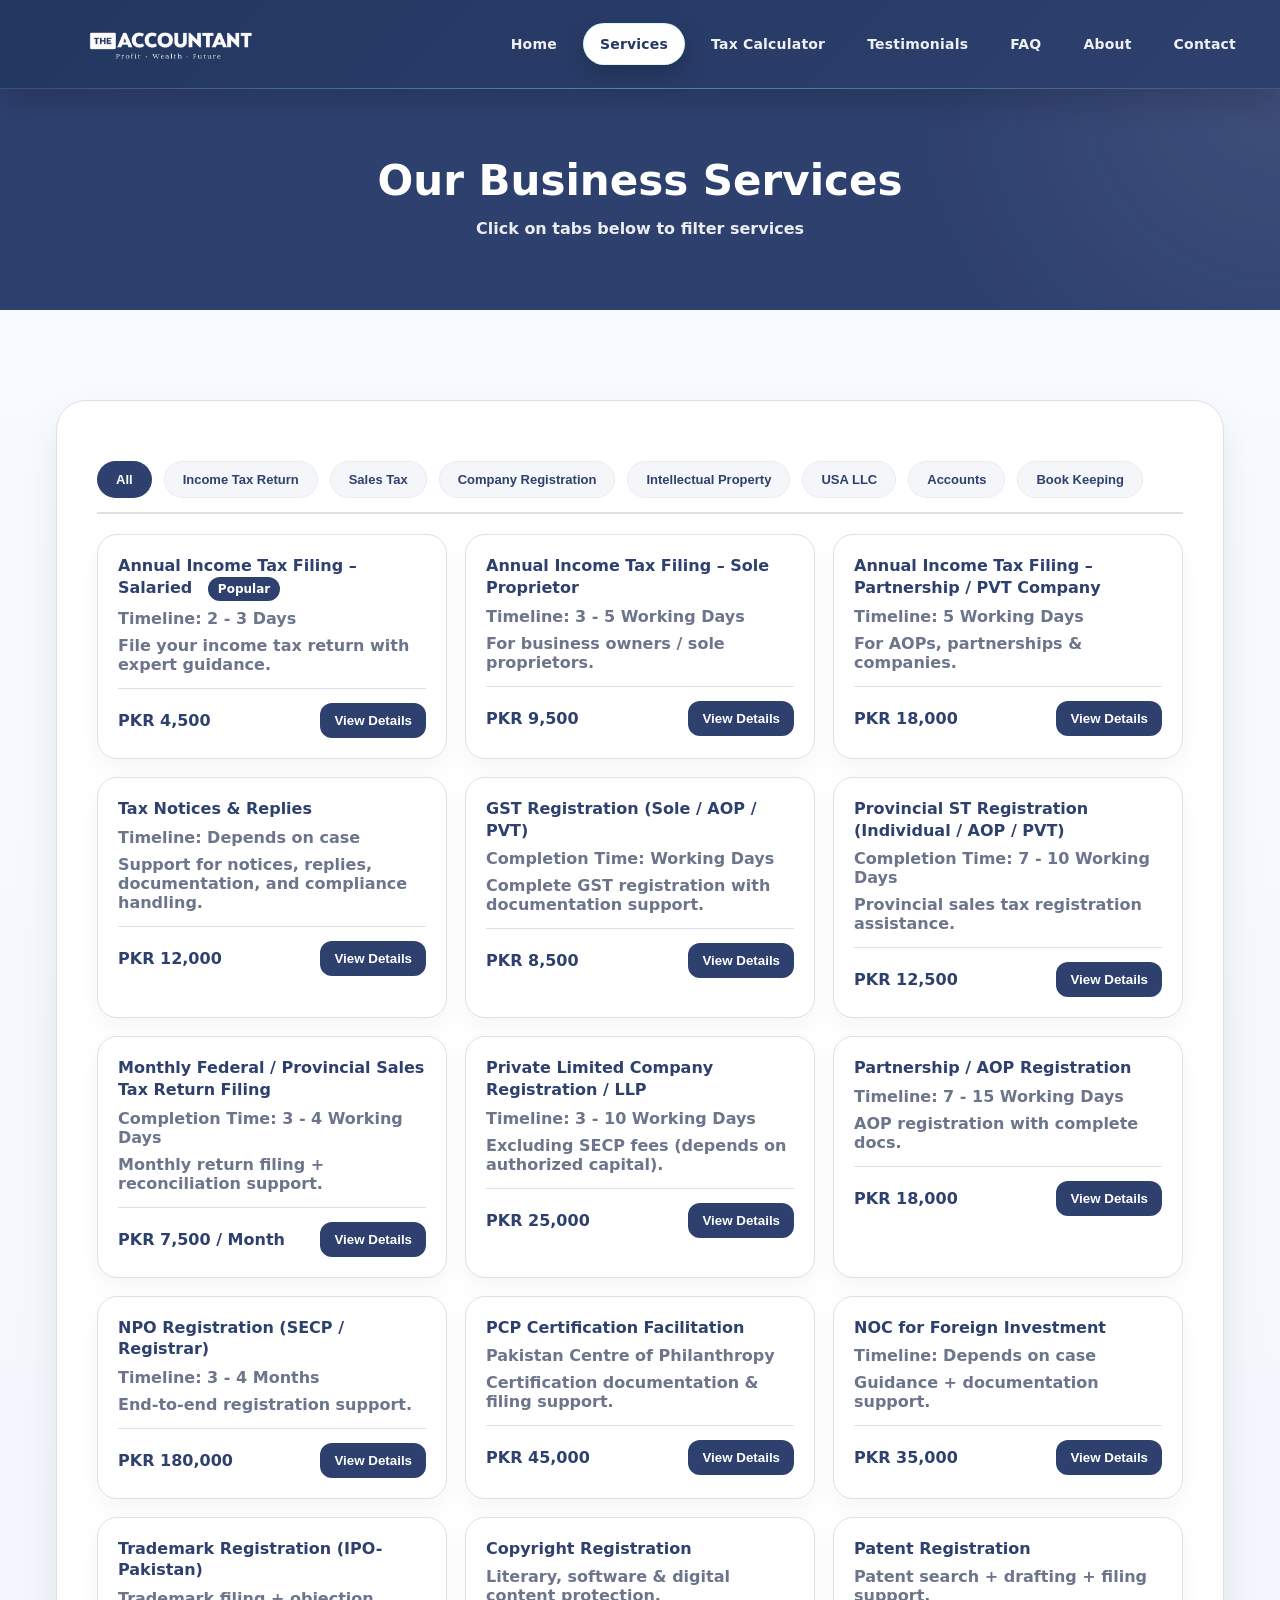
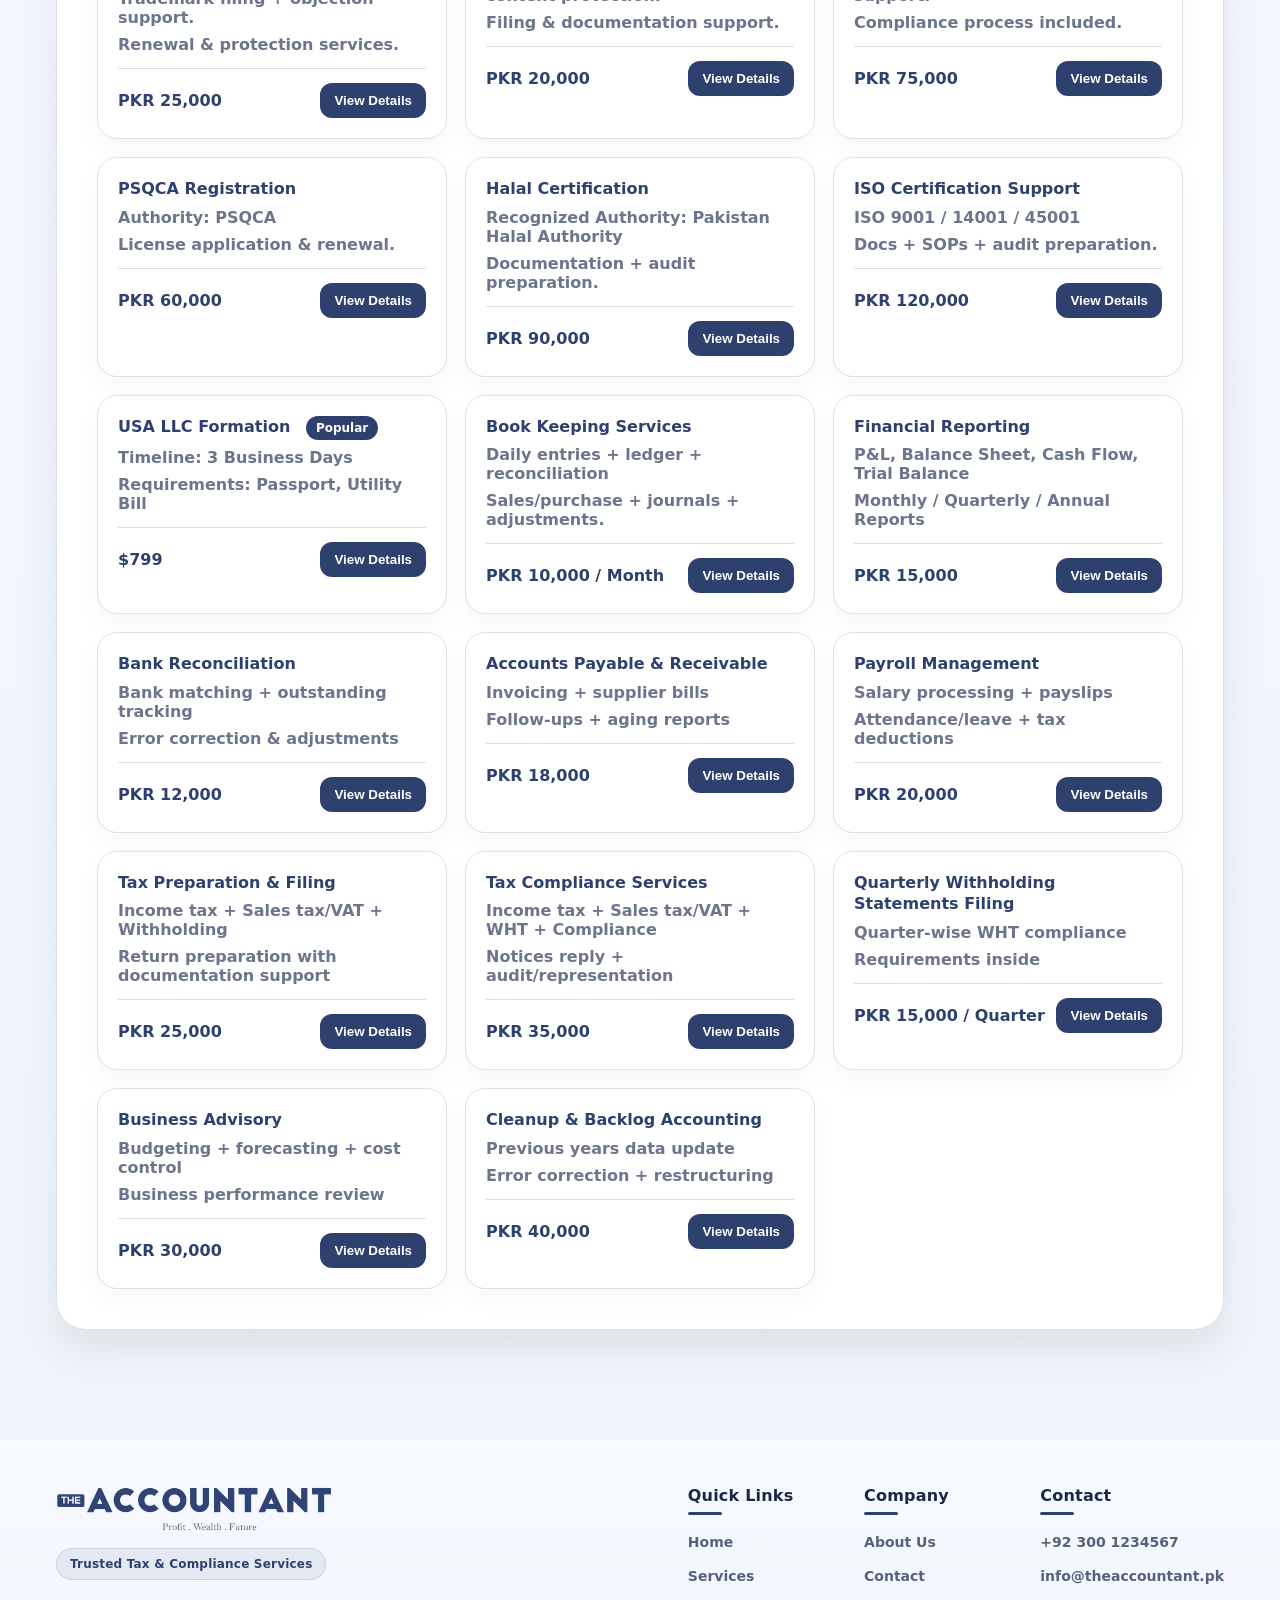
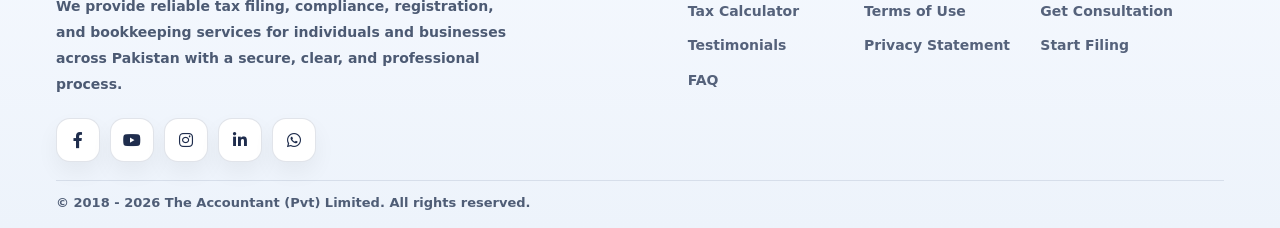
<file: services.html>
<!DOCTYPE html>
<html lang="en">

<head>
  <meta charset="UTF-8" />
  <title>The Accountant - Services</title>
  <meta name="viewport" content="width=device-width, initial-scale=1.0" />

  <link rel="stylesheet" href="style.css" />

  <!-- Font Awesome -->
  <link rel="stylesheet" href="https://cdnjs.cloudflare.com/ajax/libs/font-awesome/6.0.0/css/all.min.css" />

  <!-- ✅ Global JS -->
  <script src="script.js" defer></script>
</head>

<body>
  <!-- ✅ Navbar -->
  <nav class="navbar">
  <a href="index.html" class="logo">
    <img src="images/logo3.png" alt="The Accountant" class="logo">
  </a>

    <div class="nav-links" id="navLinks">
      <a href="index.html">Home</a>
      <a href="services.html" class="active">Services</a>
      <a href="tax-calculator.html">Tax Calculator</a>
      <a href="testimonials.html">Testimonials</a>
      <a href="faq.html">FAQ</a>
      <a href="about.html">About</a>
      <a href="contact.html">Contact</a>
    </div>

    <button class="hamburger" id="hamburger" type="button" aria-label="Menu">
      <span></span><span></span><span></span>
    </button>
  </nav>

  <!-- Page Header -->
  <div class="page-header">
    <h1>Our Business Services</h1>
    <p>Click on tabs below to filter services</p>
  </div>

  <div class="main-content">
    <div class="services-container">

      <!-- FILTER TABS -->
      <div class="filter-tabs">
        <button type="button" class="filter-tab active" onclick="filterServices('all', this)">All</button>
        <button type="button" class="filter-tab" onclick="filterServices('income', this)">Income Tax Return</button>
        <button type="button" class="filter-tab" onclick="filterServices('sales', this)">Sales Tax</button>
        <button type="button" class="filter-tab" onclick="filterServices('company', this)">Company Registration</button>
        <button type="button" class="filter-tab" onclick="filterServices('ip', this)">Intellectual Property</button>
        <button type="button" class="filter-tab" onclick="filterServices('usa', this)">USA LLC</button>
        <button type="button" class="filter-tab" onclick="filterServices('accounts', this)">Accounts</button>
        <button type="button" class="filter-tab" onclick="filterServices('bookkeeping', this)">Book Keeping</button>
      </div>



      <!-- SERVICES GRID -->
      <div class="services-grid">

        <!-- ===================== INCOME TAX ===================== -->
        <div class="service-card" id="income-tax" data-category="income" data-id="income_salaried">
          <h3>Annual Income Tax Filing – Salaried <span class="badge">Popular</span></h3>
          <p>Timeline: 2 - 3 Days</p>
          <p>File your income tax return with expert guidance.</p>
          <div class="card-footer">
            <div class="price">PKR 4,500</div>
            <button class="view-btn" type="button">View Details</button>
          </div>
        </div>

        <div class="service-card" data-category="income" data-id="income_sole">
          <h3>Annual Income Tax Filing – Sole Proprietor</h3>
          <p>Timeline: 3 - 5 Working Days</p>
          <p>For business owners / sole proprietors.</p>
          <div class="card-footer">
            <div class="price">PKR 9,500</div>
            <button class="view-btn" type="button">View Details</button>
          </div>
        </div>

        <div class="service-card" data-category="income" data-id="income_company">
          <h3>Annual Income Tax Filing – Partnership / PVT Company</h3>
          <p>Timeline: 5 Working Days</p>
          <p>For AOPs, partnerships & companies.</p>
          <div class="card-footer">
            <div class="price">PKR 18,000</div>
            <button class="view-btn" type="button">View Details</button>
          </div>
        </div>

        <div class="service-card" id="tax-notices" data-category="income" data-id="tax_notices_reply">
          <h3>Tax Notices &amp; Replies</h3>
          <p>Timeline: Depends on case</p>
          <p>Support for notices, replies, documentation, and compliance handling.</p>
          <div class="card-footer">
            <div class="price">PKR 12,000</div>
            <button class="view-btn" type="button">View Details</button>
          </div>
        </div>

        <!-- ===================== SALES TAX ===================== -->
        <div class="service-card" id="sales-tax" data-category="sales" data-id="sales_gst">
          <h3>GST Registration (Sole / AOP / PVT)</h3>
          <p>Completion Time: Working Days</p>
          <p>Complete GST registration with documentation support.</p>
          <div class="card-footer">
            <div class="price">PKR 8,500</div>
            <button class="view-btn" type="button">View Details</button>
          </div>
        </div>

        <div class="service-card" data-category="sales" data-id="sales_provincial">
          <h3>Provincial ST Registration (Individual / AOP / PVT)</h3>
          <p>Completion Time: 7 - 10 Working Days</p>
          <p>Provincial sales tax registration assistance.</p>
          <div class="card-footer">
            <div class="price">PKR 12,500</div>
            <button class="view-btn" type="button">View Details</button>
          </div>
        </div>

        <div class="service-card" data-category="sales" data-id="sales_return_monthly">
          <h3>Monthly Federal / Provincial Sales Tax Return Filing</h3>
          <p>Completion Time: 3 - 4 Working Days</p>
          <p>Monthly return filing + reconciliation support.</p>
          <div class="card-footer">
            <div class="price">PKR 7,500 / Month</div>
            <button class="view-btn" type="button">View Details</button>
          </div>
        </div>

        <!-- ===================== COMPANY REG ===================== -->
        <div class="service-card" id="company-registration" data-category="company" data-id="reg_pvt_llp">
          <h3>Private Limited Company Registration / LLP</h3>
          <p>Timeline: 3 - 10 Working Days</p>
          <p>Excluding SECP fees (depends on authorized capital).</p>
          <div class="card-footer">
            <div class="price">PKR 25,000</div>
            <button class="view-btn" type="button">View Details</button>
          </div>
        </div>

        <div class="service-card" data-category="company" data-id="reg_aop">
          <h3>Partnership / AOP Registration</h3>
          <p>Timeline: 7 - 15 Working Days</p>
          <p>AOP registration with complete docs.</p>
          <div class="card-footer">
            <div class="price">PKR 18,000</div>
            <button class="view-btn" type="button">View Details</button>
          </div>
        </div>

        <div class="service-card" data-category="company" data-id="reg_npo">
          <h3>NPO Registration (SECP / Registrar)</h3>
          <p>Timeline: 3 - 4 Months</p>
          <p>End-to-end registration support.</p>
          <div class="card-footer">
            <div class="price">PKR 180,000</div>
            <button class="view-btn" type="button">View Details</button>
          </div>
        </div>

        <div class="service-card" data-category="company" data-id="pcp_cert">
          <h3>PCP Certification Facilitation</h3>
          <p>Pakistan Centre of Philanthropy</p>
          <p>Certification documentation & filing support.</p>
          <div class="card-footer">
            <div class="price">PKR 45,000</div>
            <button class="view-btn" type="button">View Details</button>
          </div>
        </div>

        <div class="service-card" data-category="company" data-id="noc_foreign">
          <h3>NOC for Foreign Investment</h3>
          <p>Timeline: Depends on case</p>
          <p>Guidance + documentation support.</p>
          <div class="card-footer">
            <div class="price">PKR 35,000</div>
            <button class="view-btn" type="button">View Details</button>
          </div>
        </div>

        <!-- ===================== IP & CERTS ===================== -->
        <div class="service-card" data-category="ip" data-id="ip_trademark">
          <h3>Trademark Registration (IPO-Pakistan)</h3>
          <p>Trademark filing + objection support.</p>
          <p>Renewal & protection services.</p>
          <div class="card-footer">
            <div class="price">PKR 25,000</div>
            <button class="view-btn" type="button">View Details</button>
          </div>
        </div>

        <div class="service-card" data-category="ip" data-id="ip_copyright">
          <h3>Copyright Registration</h3>
          <p>Literary, software & digital content protection.</p>
          <p>Filing & documentation support.</p>
          <div class="card-footer">
            <div class="price">PKR 20,000</div>
            <button class="view-btn" type="button">View Details</button>
          </div>
        </div>

        <div class="service-card" data-category="ip" data-id="ip_patent">
          <h3>Patent Registration</h3>
          <p>Patent search + drafting + filing support.</p>
          <p>Compliance process included.</p>
          <div class="card-footer">
            <div class="price">PKR 75,000</div>
            <button class="view-btn" type="button">View Details</button>
          </div>
        </div>

        <div class="service-card" data-category="ip" data-id="cert_psqca">
          <h3>PSQCA Registration</h3>
          <p>Authority: PSQCA</p>
          <p>License application & renewal.</p>
          <div class="card-footer">
            <div class="price">PKR 60,000</div>
            <button class="view-btn" type="button">View Details</button>
          </div>
        </div>

        <div class="service-card" data-category="ip" data-id="cert_halal">
          <h3>Halal Certification</h3>
          <p>Recognized Authority: Pakistan Halal Authority</p>
          <p>Documentation + audit preparation.</p>
          <div class="card-footer">
            <div class="price">PKR 90,000</div>
            <button class="view-btn" type="button">View Details</button>
          </div>
        </div>

        <div class="service-card" data-category="ip" data-id="cert_iso">
          <h3>ISO Certification Support</h3>
          <p>ISO 9001 / 14001 / 45001</p>
          <p>Docs + SOPs + audit preparation.</p>
          <div class="card-footer">
            <div class="price">PKR 120,000</div>
            <button class="view-btn" type="button">View Details</button>
          </div>
        </div>

        <!-- ===================== USA LLC ===================== -->
        <div class="service-card" data-category="usa" data-id="usa_llc">
          <h3>USA LLC Formation <span class="badge">Popular</span></h3>
          <p>Timeline: 3 Business Days</p>
          <p>Requirements: Passport, Utility Bill</p>
          <div class="card-footer">
            <div class="price">$799</div>
            <button class="view-btn" type="button">View Details</button>
          </div>
        </div>

        <!-- ===================== ACCOUNTS ===================== -->
        <div class="service-card" id="bookkeeping" data-category="accounts" data-id="bk_bookkeeping">
          <h3>Book Keeping Services</h3>
          <p>Daily entries + ledger + reconciliation</p>
          <p>Sales/purchase + journals + adjustments.</p>
          <div class="card-footer">
            <div class="price">PKR 10,000 / Month</div>
            <button class="view-btn" type="button">View Details</button>
          </div>
        </div>

        <div class="service-card" data-category="accounts" data-id="acct_financial_reporting">
          <h3>Financial Reporting</h3>
          <p>P&L, Balance Sheet, Cash Flow, Trial Balance</p>
          <p>Monthly / Quarterly / Annual Reports</p>
          <div class="card-footer">
            <div class="price">PKR 15,000</div>
            <button class="view-btn" type="button">View Details</button>
          </div>
        </div>

        <div class="service-card" data-category="accounts" data-id="acct_bank_recon">
          <h3>Bank Reconciliation</h3>
          <p>Bank matching + outstanding tracking</p>
          <p>Error correction & adjustments</p>
          <div class="card-footer">
            <div class="price">PKR 12,000</div>
            <button class="view-btn" type="button">View Details</button>
          </div>
        </div>

        <div class="service-card" data-category="accounts" data-id="acct_ap_ar">
          <h3>Accounts Payable & Receivable</h3>
          <p>Invoicing + supplier bills</p>
          <p>Follow-ups + aging reports</p>
          <div class="card-footer">
            <div class="price">PKR 18,000</div>
            <button class="view-btn" type="button">View Details</button>
          </div>
        </div>

        <div class="service-card" data-category="accounts" data-id="acct_payroll">
          <h3>Payroll Management</h3>
          <p>Salary processing + payslips</p>
          <p>Attendance/leave + tax deductions</p>
          <div class="card-footer">
            <div class="price">PKR 20,000</div>
            <button class="view-btn" type="button">View Details</button>
          </div>
        </div>

        <div class="service-card" data-category="accounts" data-id="acct_tax_prep">
          <h3>Tax Preparation & Filing</h3>
          <p>Income tax + Sales tax/VAT + Withholding</p>
          <p>Return preparation with documentation support</p>
          <div class="card-footer">
            <div class="price">PKR 25,000</div>
            <button class="view-btn" type="button">View Details</button>
          </div>
        </div>

        <div class="service-card" data-category="accounts" data-id="acct_tax_compliance">
          <h3>Tax Compliance Services</h3>
          <p>Income tax + Sales tax/VAT + WHT + Compliance</p>
          <p>Notices reply + audit/representation</p>
          <div class="card-footer">
            <div class="price">PKR 35,000</div>
            <button class="view-btn" type="button">View Details</button>
          </div>
        </div>

        <div class="service-card" data-category="accounts" data-id="wht_quarterly">
          <h3>Quarterly Withholding Statements Filing</h3>
          <p>Quarter-wise WHT compliance</p>
          <p>Requirements inside</p>
          <div class="card-footer">
            <div class="price">PKR 15,000 / Quarter</div>
            <button class="view-btn" type="button">View Details</button>
          </div>
        </div>

        <!-- ===================== BOOKKEEPING ===================== -->
        <div class="service-card" data-category="bookkeeping" data-id="bk_advisory">
          <h3>Business Advisory</h3>
          <p>Budgeting + forecasting + cost control</p>
          <p>Business performance review</p>
          <div class="card-footer">
            <div class="price">PKR 30,000</div>
            <button class="view-btn" type="button">View Details</button>
          </div>
        </div>

        <div class="service-card" data-category="bookkeeping" data-id="bk_cleanup">
          <h3>Cleanup & Backlog Accounting</h3>
          <p>Previous years data update</p>
          <p>Error correction + restructuring</p>
          <div class="card-footer">
            <div class="price">PKR 40,000</div>
            <button class="view-btn" type="button">View Details</button>
          </div>
        </div>

      </div>
    </div>
  </div>

  <!-- ✅ MODAL -->
  <div class="modal" id="serviceModal" aria-hidden="true">
    <div class="modal-overlay" data-close></div>

    <div class="modal-content" role="dialog" aria-modal="true" aria-labelledby="modalTitle">
      <button class="modal-close" type="button" data-close>&times;</button>

      <h2 id="modalTitle">Service Title</h2>

      <div class="modal-meta">
        <span id="modalTimeline"></span>
        <span id="modalFee"></span>
      </div>

      <p id="modalNote" class="modal-note"></p>

      <h4 id="modalListTitle">Requirements</h4>
      <ul id="modalList" class="modal-list"></ul>
    </div>
  </div>

  <!-- footer -->
<footer class="site-footer">
  <div class="site-footer-inner">

    <div class="site-footer-top">
      <!-- Left -->
      <div class="footer-brand">
        <img src="images/pic7.png" alt="The Accountant" class="footer-logo" />

        <span class="footer-tag">Trusted Tax & Compliance Services</span>

        <p class="footer-desc">
          We provide reliable tax filing, compliance, registration, and bookkeeping
          services for individuals and businesses across Pakistan with a secure,
          clear, and professional process.
        </p>

        <div class="footer-social">
          <a href="https://facebook.com/" target="_blank" rel="noopener noreferrer" aria-label="Facebook">
            <i class="fab fa-facebook-f"></i>
          </a>
          <a href="https://youtube.com/" target="_blank" rel="noopener noreferrer" aria-label="YouTube">
            <i class="fab fa-youtube"></i>
          </a>
          <a href="https://instagram.com/" target="_blank" rel="noopener noreferrer" aria-label="Instagram">
            <i class="fab fa-instagram"></i>
          </a>
          <a href="https://linkedin.com/" target="_blank" rel="noopener noreferrer" aria-label="LinkedIn">
            <i class="fab fa-linkedin-in"></i>
          </a>
          <a href="https://wa.me/923001234567" target="_blank" rel="noopener noreferrer" aria-label="WhatsApp">
            <i class="fab fa-whatsapp"></i>
          </a>
        </div>
      </div>

      <!-- Right -->
      <div class="footer-links-area">
        <div class="footer-links-col">
          <h4>Quick Links</h4>
          <a href="index.html">Home</a>
          <a href="services.html">Services</a>
          <a href="tax-calculator.html">Tax Calculator</a>
          <a href="testimonials.html">Testimonials</a>
          <a href="faq.html">FAQ</a>
        </div>

        <div class="footer-links-col">
          <h4>Company</h4>
          <a href="about.html">About Us</a>
          <a href="contact.html">Contact</a>
          <a href="terms.html">Terms of Use</a>
          <a href="privacy-policy.html">Privacy Statement</a>
        </div>

        <div class="footer-links-col">
          <h4>Contact</h4>
          <a href="tel:+923001234567">+92 300 1234567</a>
          <a href="mailto:info@theaccountant.pk">info@theaccountant.pk</a>
          <a href="contact.html">Get Consultation</a>
          <a href="services.html">Start Filing</a>
        </div>
      </div>
    </div>

    <div class="footer-bottom-bar">
      <p>© 2018 - 2026 The Accountant (Pvt) Limited. All rights reserved.</p>
     
    </div>

  </div>
</footer>


  <!-- ✅ ONLY MODAL DATA + LOGIC -->
  <script>
    const SERVICES = {

      // INCOME
      income_salaried: {
        title: "Annual Income Tax Filing – Salaried",
        timeline: "Timeline: 2 - 3 Days",
        fee: "Fee: PKR 4,500",
        note: "",
        listTitle: "Requirements",
        items: [
          "Annual Salary certificate",
          "Other Income sources if any",
          "Annual personal expense",
          "Details of all owned assets",
          "Investments during the year",
          "Disposals during the year",
          "Other inflows/outflows during the year",
          "Other information as required"
        ]
      },

      tax_notices_reply: {
        title: "Tax Notices & Replies",
        timeline: "Completion Time: Depends on case",
        fee: "Fee: PKR 12,000",
        note: "Support for tax notices, replies, compliance documentation, and related advisory.",
        listTitle: "Requirements",
        items: [
          "Copy of notice received",
          "Relevant tax records/documents",
          "Previous filings if applicable",
          "Supporting evidence/documents",
          "Any related correspondence"
        ]
      },

      income_sole: {
        title: "Annual Income Tax Filing – Sole Proprietor",
        timeline: "Completion Time: 3 - 5 Working Days",
        fee: "Fee: PKR 9,500",
        note: "",
        listTitle: "Requirements",
        items: [
          "Annual Accounts",
          "Other Income sources if any",
          "Annual personal expense",
          "Details of all owned assets",
          "Investments during the year",
          "Disposals during the year",
          "Other inflows/outflows during the year",
          "Other information as required"
        ]
      },
      income_company: {
        title: "Annual Income Tax Filing – Partnership / PVT Company",
        timeline: "Completion Time: 5 Working Days",
        fee: "Fee: PKR 18,000",
        note: "",
        listTitle: "Requirements",
        items: [
          "Annual Audited Accounts",
          "Taxes deducted at source",
          "Other information as required"
        ]
      },

      // SALES
      sales_gst: {
        title: "GST Registration (Sole / AOP / PVT)",
        timeline: "Completion Time: Working Days",
        fee: "Fee: PKR 8,500",
        note: "",
        listTitle: "Requirements",
        items: [
          "Bank Account Maintainance Certificate",
          "Authorization of principal Officer",
          "GPS-tagged photographs of the business premises",
          "Consumer number with gas & electricity supplier + utilities meter pictures",
          "Rent agreement/ownership docs of Office premises",
          "Latest paid electricity bill"
        ]
      },
      sales_provincial: {
        title: "Provincial ST Registration (Individual / AOP / PVT)",
        timeline: "Completion Time: 7 - 10 Working Days",
        fee: "Fee: PKR 12,500",
        note: "",
        listTitle: "Requirements",
        items: [
          "Color copy of CNIC",
          "Partnership deed (AOP)",
          "Incorporation Certificate, MOA, AOA, Form 9 (PVT Ltd)",
          "Rent agreement/ownership docs of Office premises",
          "Letterhead",
          "Latest paid electricity bill",
          "Phone Number",
          "Email address",
          "Bank Account Certificate",
          "Acquisition Date, Capacity and Business Activity",
          "Particulars of all branches (if any)",
          "Authorization of principal Officer",
          "Signed Application Form"
        ]
      },
      sales_return_monthly: {
        title: "Monthly Federal / Provincial Sales Tax Return Filing",
        timeline: "Completion Time: 3 - 4 Working Days",
        fee: "Fee: PKR 7,500 / Month",
        note: "",
        listTitle: "Requirements",
        items: [
          "Copies of Sales Invoices",
          "Copies of purchases Invoices",
          "Bank Statements",
          "Other information as required"
        ]
      },

      // COMPANY
      reg_pvt_llp: {
        title: "Private Limited Company Registration / LLP",
        timeline: "Completion Time: 3 - 10 Working Days",
        fee: "Fee: PKR 25,000 (SECP fees excluded)",
        note: "SECP fees depends on Authorized Capital.",
        listTitle: "Requirements",
        items: [
          "Three Names of the proposed company",
          "Scanned copies of CNICs of all Directors / subscribers",
          "Registered address / correspondence address",
          "Principal business of company",
          "Nature of business activity",
          "Authorized Capital",
          "Paid up Capital",
          "Value per share",
          "Shares subscribed by each director/subscriber",
          "Name of Chief Executive",
          "Telephone numbers and email IDs",
          "SECP login details (if any)"
        ]
      },
      reg_aop: {
        title: "Partnership / AOP Registration",
        timeline: "Completion Time: 7 - 15 Working Days",
        fee: "Fee: PKR 18,000",
        note: "",
        listTitle: "Requirements",
        items: [
          "Partnership Deed",
          "Scanned copies of CNICs of all partners",
          "Nature of business activity",
          "Registered address/correspondence address of the AOP",
          "Letterhead of the AOP",
          "Rent agreement/ownership docs of Office premises",
          "Latest paid electricity bill (for out of Karachi AOP only)",
          "Phone Numbers of all partners",
          "Email address of all partners"
        ]
      },
      reg_npo: {
        title: "NPO Registration (SECP / Registrar)",
        timeline: "Completion Time: 3 - 4 Months",
        fee: "Fee: PKR 180,000 (SECP fees excluded)",
        note: "",
        listTitle: "Requirements",
        items: [
          "Color copy of CNICs of members",
          "CVs of all members",
          "Objects / Services of NPO",
          "Registered address/correspondence address",
          "Name of proposed CEO",
          "Telephone numbers and email IDs",
          "SECP login details (if any)"
        ]
      },
      pcp_cert: {
        title: "PCP Certification Facilitation",
        timeline: "Completion Time: Depends on documentation",
        fee: "Fee: PKR 45,000",
        note: "Pakistan Centre of Philanthropy certification facilitation.",
        listTitle: "Requirements",
        items: [
          "Governing body list with profiles",
          "License copy, Incorporation, and FBR documents",
          "Purpose of certification",
          "Programs & beneficiaries (Vision/Mission/Objectives)",
          "List of bank accounts",
          "Pakistan based Audited Accounts",
          "Other documents as required"
        ]
      },
      noc_foreign: {
        title: "NOC for Foreign Investment",
        timeline: "Completion Time: Depends on case",
        fee: "Fee: PKR 35,000",
        note: "",
        listTitle: "Requirements",
        items: [
          "Case-specific documents (shared after initial review)",
          "Investment details",
          "Business details",
          "Other information as required"
        ]
      },

      // IP
      ip_trademark: {
        title: "Trademark Registration (IPO-Pakistan)",
        timeline: "Completion Time: Depends on authority process",
        fee: "Fee: PKR 25,000",
        note: "Authority: IPO-Pakistan",
        listTitle: "Includes",
        items: [
          "Trademark search & availability check",
          "Application filing",
          "Objection reply handling",
          "Renewal & protection services"
        ]
      },
      ip_copyright: {
        title: "Copyright Registration",
        timeline: "Completion Time: Depends on authority process",
        fee: "Fee: PKR 20,000",
        note: "",
        listTitle: "Includes",
        items: [
          "Literary, software & digital content protection",
          "Copyright filing & documentation",
          "Legal ownership proof assistance"
        ]
      },
      ip_patent: {
        title: "Patent Registration",
        timeline: "Completion Time: Depends on authority process",
        fee: "Fee: PKR 75,000",
        note: "",
        listTitle: "Includes",
        items: [
          "Patent search & documentation",
          "Technical drafting support",
          "Filing & compliance process"
        ]
      },
      cert_psqca: {
        title: "PSQCA Registration",
        timeline: "Completion Time: Depends on authority process",
        fee: "Fee: PKR 60,000",
        note: "Authority: PSQCA",
        listTitle: "Includes",
        items: [
          "Product certification process",
          "License application & renewal",
          "Compliance documentation"
        ]
      },
      cert_halal: {
        title: "Halal Certification",
        timeline: "Completion Time: Depends on authority process",
        fee: "Fee: PKR 90,000",
        note: "Authority: Pakistan Halal Authority",
        listTitle: "Includes",
        items: [
          "Halal product documentation",
          "Audit preparation",
          "Certification assistance"
        ]
      },
      cert_iso: {
        title: "ISO Certification Support",
        timeline: "Completion Time: Depends on scope",
        fee: "Fee: PKR 120,000",
        note: "ISO standards issued by International Organization for Standardization",
        listTitle: "Includes",
        items: [
          "ISO documentation preparation",
          "Policy & SOP development",
          "Audit preparation",
          "Certification coordination",
          "ISO 9001 / ISO 14001 / ISO 45001"
        ]
      },

      // USA
      usa_llc: {
        title: "USA LLC Formation",
        timeline: "Timeline: 3 Business Days",
        fee: "Fee: $799",
        note: "",
        listTitle: "Requirements",
        items: ["Passport", "Utility Bill"]
      },

      // ACCOUNTS
      bk_bookkeeping: {
        title: "Book Keeping Services",
        timeline: "Completion Time: Monthly",
        fee: "Fee: PKR 10,000 / Month",
        note: "",
        listTitle: "Includes",
        items: [
          "Daily transaction recording",
          "Sales & purchase entries",
          "Bank & cash book maintenance",
          "Journal entries & adjustments",
          "Ledger posting & reconciliation"
        ]
      },
      acct_financial_reporting: {
        title: "Financial Reporting",
        timeline: "Completion Time: Monthly / Quarterly / Annual",
        fee: "Fee: PKR 15,000",
        note: "",
        listTitle: "Includes",
        items: [
          "Profit & Loss Statement",
          "Balance Sheet",
          "Cash Flow Statement",
          "Trial Balance",
          "Monthly / Quarterly / Annual Reports"
        ]
      },
      acct_bank_recon: {
        title: "Bank Reconciliation",
        timeline: "Completion Time: Monthly",
        fee: "Fee: PKR 12,000",
        note: "",
        listTitle: "Includes",
        items: [
          "Bank statement matching",
          "Outstanding cheques & deposits tracking",
          "Error correction & adjustments"
        ]
      },
      acct_ap_ar: {
        title: "Accounts Payable & Receivable",
        timeline: "Completion Time: Monthly",
        fee: "Fee: PKR 18,000",
        note: "",
        listTitle: "Includes",
        items: [
          "Customer invoicing",
          "Supplier bill management",
          "Payment follow-ups",
          "Aging reports preparation"
        ]
      },
      acct_payroll: {
        title: "Payroll Management",
        timeline: "Completion Time: Monthly",
        fee: "Fee: PKR 20,000",
        note: "",
        listTitle: "Includes",
        items: [
          "Salary processing",
          "Payslip preparation",
          "Attendance & leave record",
          "Tax deduction calculations"
        ]
      },
      acct_tax_prep: {
        title: "Tax Preparation & Filing",
        timeline: "Completion Time: Depends on scope",
        fee: "Fee: PKR 25,000",
        note: "",
        listTitle: "Includes",
        items: [
          "Income tax working",
          "Sales tax / VAT calculation",
          "Withholding tax reports",
          "Tax return preparation"
        ]
      },
      acct_tax_compliance: {
        title: "Tax Compliance Services",
        timeline: "Completion Time: Depends on scope and case",
        fee: "Fee: PKR 35,000",
        note: "",
        listTitle: "Includes",
        items: [
          "Income Tax Compliance",
          "Sales Tax / VAT Compliance",
          "Withholding Tax Management",
          "Corporate & Regulatory Compliance",
          "Tax Advisory & Planning",
          "Audit & Representation",
          "International Tax Support"
        ]
      },
      wht_quarterly: {
        title: "Quarterly Withholding Statements Filing",
        timeline: "Timeline: Quarterly",
        fee: "Fee: PKR 15,000 / Quarter",
        note: "",
        listTitle: "Requirements",
        items: [
          "Details of Taxes deducted at source during each quarter",
          "Other information as required"
        ]
      },

      // BOOKKEEPING TAB
      bk_advisory: {
        title: "Business Advisory",
        timeline: "Completion Time: Depends on scope",
        fee: "Fee: PKR 30,000",
        note: "",
        listTitle: "Includes",
        items: [
          "Budget planning",
          "Financial forecasting",
          "Cost control analysis",
          "Business performance review"
        ]
      },
      bk_cleanup: {
        title: "Cleanup & Backlog Accounting",
        timeline: "Completion Time: Depends on records",
        fee: "Fee: PKR 40,000",
        note: "",
        listTitle: "Includes",
        items: [
          "Previous years data update",
          "Error correction",
          "Accounts restructuring"
        ]
      }
    };

    (function initServiceModal() {
      const modal = document.getElementById("serviceModal");
      if (!modal) return;

      const titleEl = document.getElementById("modalTitle");
      const timelineEl = document.getElementById("modalTimeline");
      const feeEl = document.getElementById("modalFee");
      const noteEl = document.getElementById("modalNote");
      const listTitleEl = document.getElementById("modalListTitle");
      const listEl = document.getElementById("modalList");

      function openModal(serviceId) {
        const data = SERVICES[serviceId];
        if (!data) return;

        titleEl.textContent = data.title || "";
        timelineEl.textContent = data.timeline || "";
        feeEl.textContent = data.fee || "";

        noteEl.textContent = data.note || "";
        noteEl.style.display = data.note ? "block" : "none";

        listTitleEl.textContent = data.listTitle || "Requirements";
        listEl.innerHTML = "";

        (data.items || []).forEach(item => {
          const li = document.createElement("li");
          li.textContent = item;
          listEl.appendChild(li);
        });

        modal.classList.add("open");
        modal.setAttribute("aria-hidden", "false");
        document.body.style.overflow = "hidden";
      }

      function closeModal() {
        modal.classList.remove("open");
        modal.setAttribute("aria-hidden", "true");
        document.body.style.overflow = "";
      }

      document.addEventListener("click", (e) => {
        const btn = e.target.closest(".view-btn");
        if (btn) {
          const card = btn.closest(".service-card");
          const id = card?.getAttribute("data-id");
          if (id) openModal(id);
          return;
        }
        if (e.target.matches("[data-close]")) closeModal();
      });

      document.addEventListener("keydown", (e) => {
        if (e.key === "Escape" && modal.classList.contains("open")) closeModal();
      });
    })();
  </script>
</body>

</html>
</file>
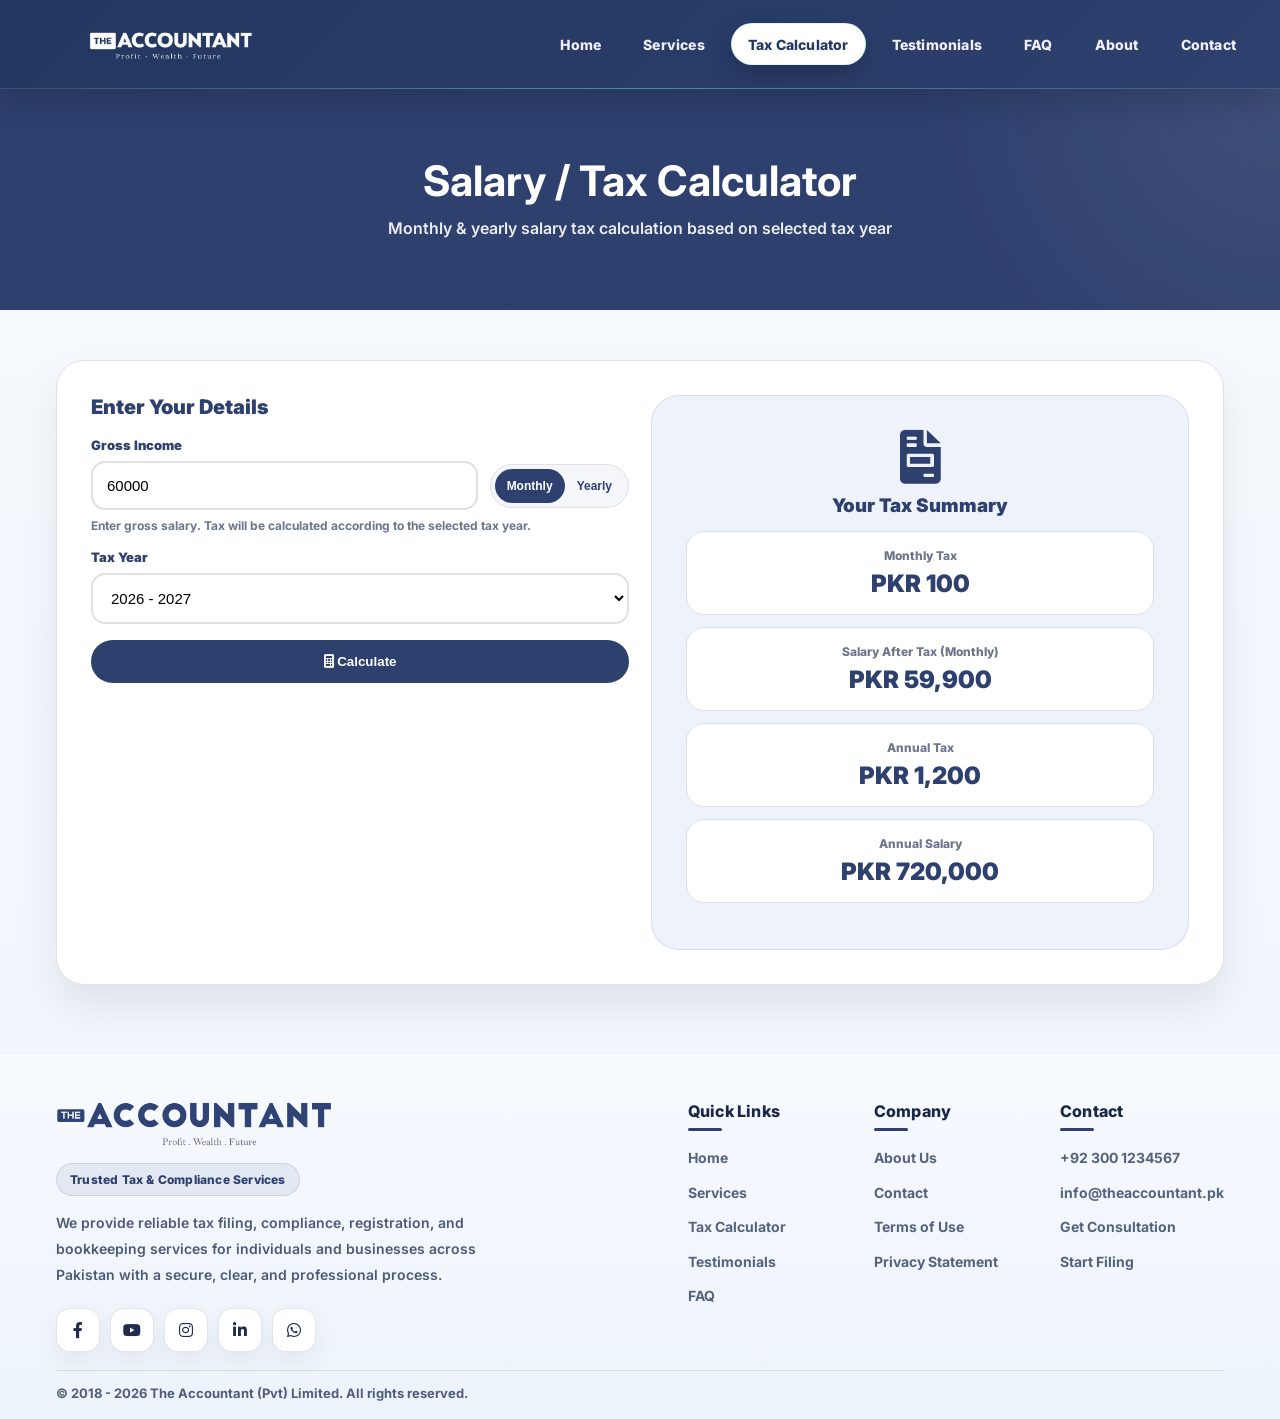
<file: tax-calculator.html>
<!DOCTYPE html>
<html lang="en">
<head>
  <meta charset="UTF-8" />
  <title>The Accountant - Tax Calculator</title>
  <meta name="viewport" content="width=device-width, initial-scale=1.0" />

  <link rel="stylesheet" href="https://cdnjs.cloudflare.com/ajax/libs/font-awesome/6.0.0/css/all.min.css"/>
  <link href="https://fonts.googleapis.com/css2?family=Inter:wght@300;400;500;600;700;800&display=swap" rel="stylesheet"/>

  <link rel="stylesheet" href="style.css" />
  <script src="script.js" defer></script>
</head>

<body>

 <!-- ✅ Navbar -->
  <nav class="navbar">
  <a href="index.html" class="logo">
    <img src="images/logo3.png" alt="The Accountant" class="logo">
  </a>

    <div class="nav-links" id="navLinks">
      <a href="index.html">Home</a>
      <a href="services.html">Services</a>
      <a href="tax-calculator.html" class="active">Tax Calculator</a>
      <a href="testimonials.html">Testimonials</a>
      <a href="faq.html">FAQ</a>
      <a href="about.html">About</a>
      <a href="contact.html">Contact</a>
    </div>

    <button class="hamburger" id="hamburger" type="button" aria-label="Menu">
      <span></span><span></span><span></span>
    </button>
  </nav>

  <div class="page-header">
    <h1>Salary / Tax Calculator</h1>
    <p>Monthly & yearly salary tax calculation based on selected tax year</p>
  </div>

  <div class="main-content">
    <div class="calculator-container">

      <!-- LEFT -->
      <div class="calculator-form">
        <h2>Enter Your Details</h2>

        <div class="form-group">
          <label>Gross Income</label>

          <div class="income-row">
            <input type="number" id="income" value="60000" min="0" step="0.01" />

            <div class="mode-toggle" id="modeToggle">
              <button type="button" class="mode-btn active" data-mode="monthly">Monthly</button>
              <button type="button" class="mode-btn" data-mode="yearly">Yearly</button>
            </div>
          </div>

          <div class="hint">Enter gross salary. Tax will be calculated according to the selected tax year.</div>
        </div>

        <div class="form-group">
          <label>Tax Year</label>
          <select id="taxYear"></select>
        </div>

        <button class="btn-calc" type="button" onclick="calculateTax()">
          <i class="fas fa-calculator"></i> Calculate
        </button>
      </div>

      <!-- RIGHT -->
      <div class="result-box">
        <i class="fas fa-file-invoice result-icon"></i>
        <h3>Your Tax Summary</h3>

        <div class="result-card">
          <p>Monthly Tax</p>
          <h2 id="monthly-tax">PKR 0</h2>
        </div>

        <div class="result-card">
          <p>Salary After Tax (Monthly)</p>
          <h2 id="salary-after-tax">PKR 0</h2>
        </div>

        <div class="result-card">
          <p>Annual Tax</p>
          <h2 id="annual-tax">PKR 0</h2>
        </div>

        <div class="result-card">
          <p>Annual Salary</p>
          <h2 id="annual-salary">PKR 0</h2>
        </div>

        <!-- <button class="btn-download" id="downloadReport" type="button">
          <i class="fas fa-download"></i> Download Report
        </button> -->
      </div>

    </div>
  </div>

    <!-- footer -->
<footer class="site-footer">
  <div class="site-footer-inner">

    <div class="site-footer-top">
      <!-- Left -->
      <div class="footer-brand">
        <img src="images/pic7.png" alt="The Accountant" class="footer-logo" />

        <span class="footer-tag">Trusted Tax & Compliance Services</span>

        <p class="footer-desc">
          We provide reliable tax filing, compliance, registration, and bookkeeping
          services for individuals and businesses across Pakistan with a secure,
          clear, and professional process.
        </p>

        <div class="footer-social">
          <a href="https://facebook.com/" target="_blank" rel="noopener noreferrer" aria-label="Facebook">
            <i class="fab fa-facebook-f"></i>
          </a>
          <a href="https://youtube.com/" target="_blank" rel="noopener noreferrer" aria-label="YouTube">
            <i class="fab fa-youtube"></i>
          </a>
          <a href="https://instagram.com/" target="_blank" rel="noopener noreferrer" aria-label="Instagram">
            <i class="fab fa-instagram"></i>
          </a>
          <a href="https://linkedin.com/" target="_blank" rel="noopener noreferrer" aria-label="LinkedIn">
            <i class="fab fa-linkedin-in"></i>
          </a>
          <a href="https://wa.me/923001234567" target="_blank" rel="noopener noreferrer" aria-label="WhatsApp">
            <i class="fab fa-whatsapp"></i>
          </a>
        </div>
      </div>

      <!-- Right -->
      <div class="footer-links-area">
        <div class="footer-links-col">
          <h4>Quick Links</h4>
          <a href="index.html">Home</a>
          <a href="services.html">Services</a>
          <a href="tax-calculator.html">Tax Calculator</a>
          <a href="testimonials.html">Testimonials</a>
          <a href="faq.html">FAQ</a>
        </div>

        <div class="footer-links-col">
          <h4>Company</h4>
          <a href="about.html">About Us</a>
          <a href="contact.html">Contact</a>
          <a href="terms.html">Terms of Use</a>
          <a href="privacy-policy.html">Privacy Statement</a>
        </div>

        <div class="footer-links-col">
          <h4>Contact</h4>
          <a href="tel:+923001234567">+92 300 1234567</a>
          <a href="mailto:info@theaccountant.pk">info@theaccountant.pk</a>
          <a href="contact.html">Get Consultation</a>
          <a href="services.html">Start Filing</a>
        </div>
      </div>
    </div>

    <div class="footer-bottom-bar">
      <p>© 2018 - 2026 The Accountant (Pvt) Limited. All rights reserved.</p>
    
    </div>

  </div>
</footer>

</body>
</html>
</file>
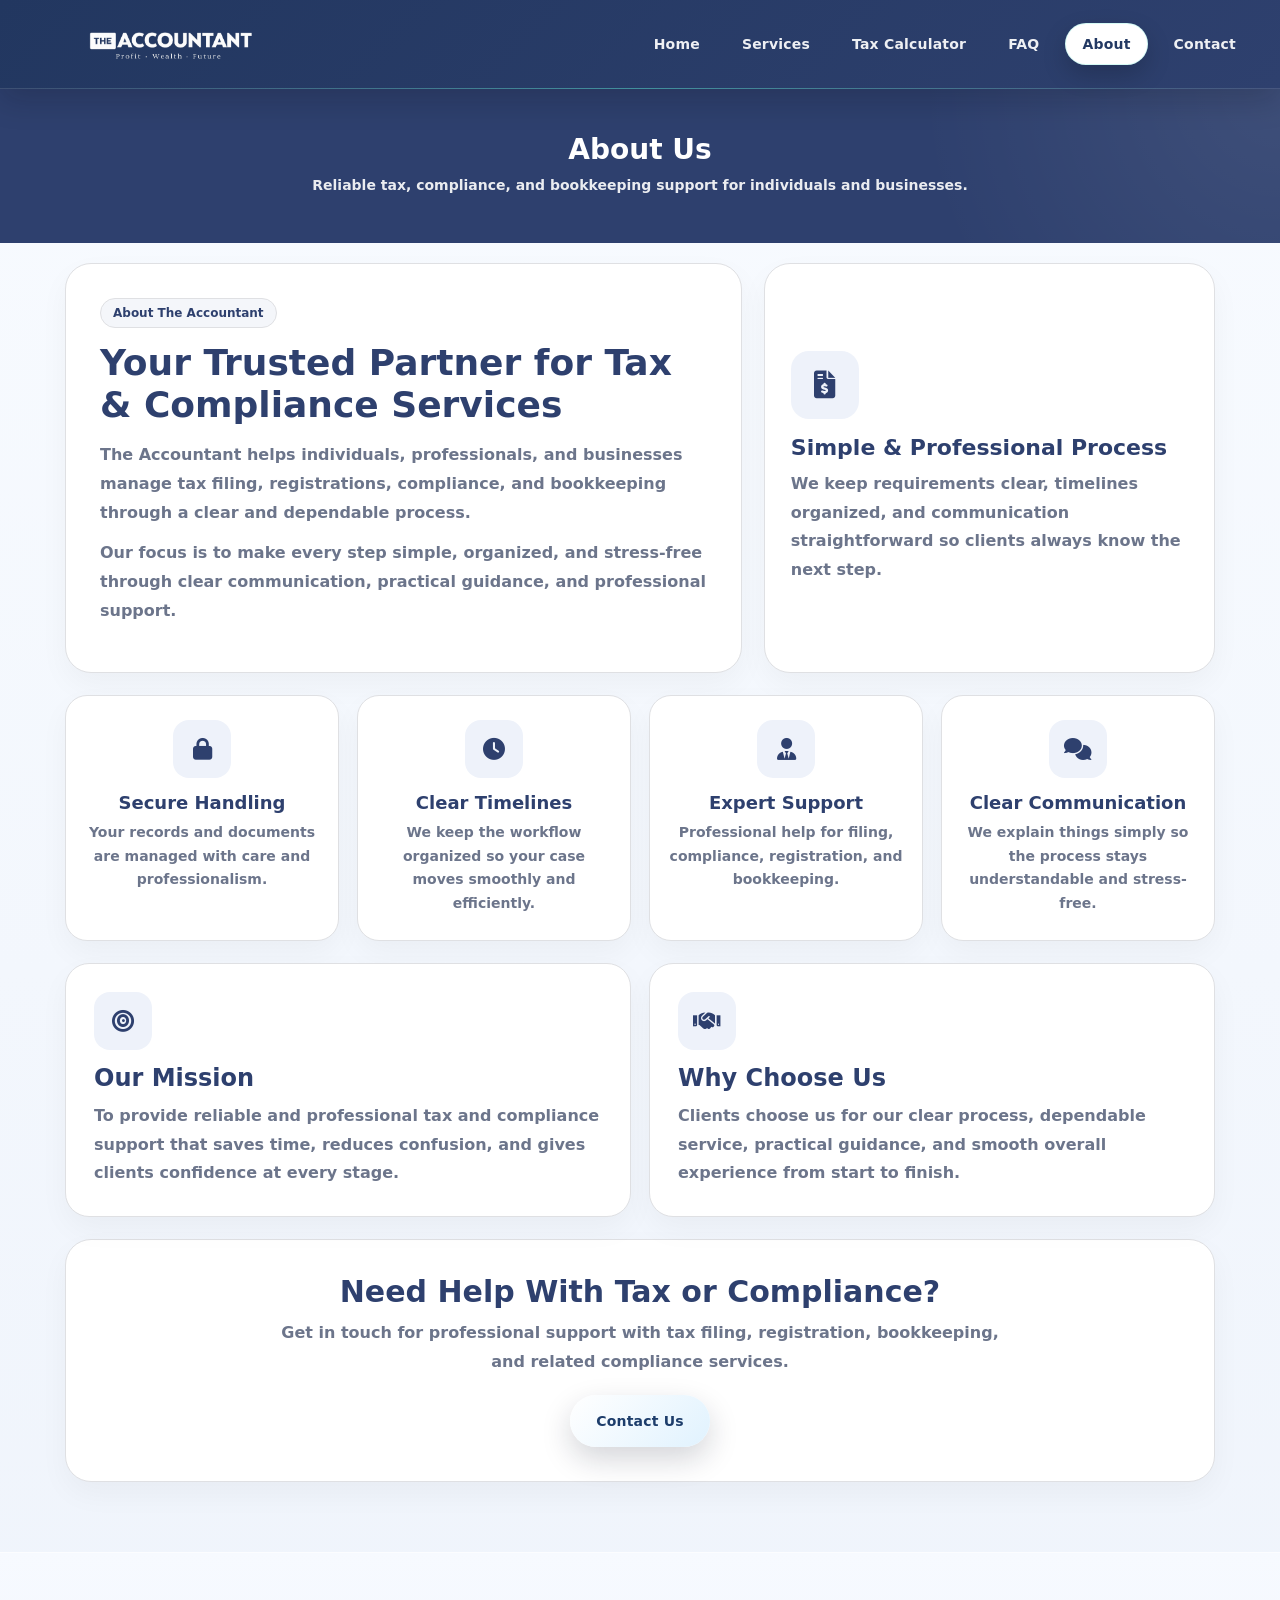
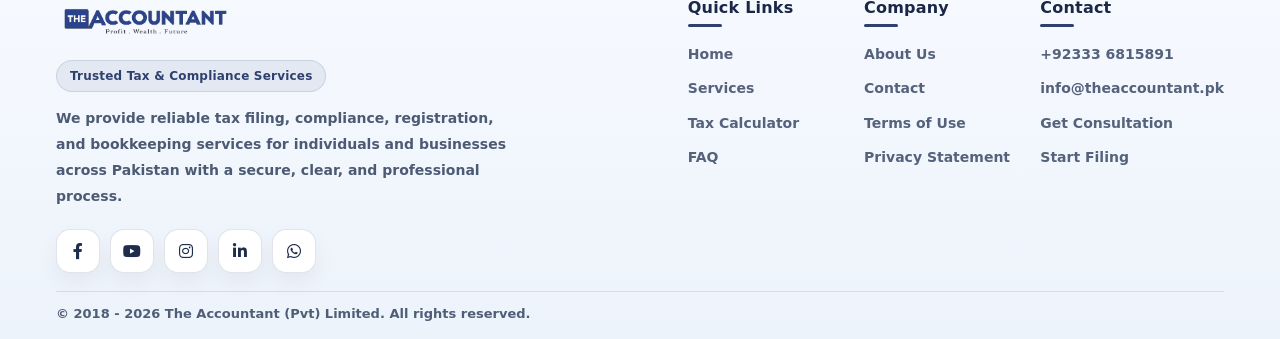
<file: my website/about.html>
<!DOCTYPE html>
<html lang="en">
<head>
  <meta charset="UTF-8" />
  <meta name="viewport" content="width=device-width, initial-scale=1.0" />
  <title>The Accountant - About</title>

  <link
    rel="stylesheet"
    href="https://cdnjs.cloudflare.com/ajax/libs/font-awesome/6.0.0/css/all.min.css"
  />
  <link
    href="https://fonts.googleapis.com/css2?family=Poppins:wght@300;400;500;600;700;800&display=swap"
    rel="stylesheet"
  />
  <link rel="stylesheet" href="style.css" />
   <style>
    /* Reduce header height and center content */
    .page-header {
      padding: 45px 20px 45px 20px;
      margin-bottom: 10px;
      text-align: center;
    }

    .page-header h1 {
      font-size: 28px;
      margin-bottom: 8px;
    }

    .page-header p {
      font-size: 14px;
      margin-bottom: 0;
    }

    /* Adjust main content top spacing */
    .main-content {
      padding-top: 10px;
    }

    /* Center section head */
    .section-head {
      text-align: center;
    }
  </style>
  <script src="script.js" defer></script>
</head>

<body>
 <!-- ✅ Navbar -->
  <nav class="navbar">
  <a href="index.html" class="logo">
    <img src="images/logo3.png" alt="The Accountant" class="logo">
  </a>

    <div class="nav-links" id="navLinks">
      <a href="index.html">Home</a>
      <a href="services.html">Services</a>
      <a href="tax-calculator.html">Tax Calculator</a>
      <a href="faq.html">FAQ</a>
      <a href="about.html" class="active">About</a>
      <a href="contact.html">Contact</a>
    </div>

    <button class="hamburger" id="hamburger" type="button" aria-label="Menu">
      <span></span>
      <span></span>
      <span></span>
    </button>
  </nav>

  <!-- Page Header -->
  <div class="page-header">
    <h1>About Us</h1>
    <p>Reliable tax, compliance, and bookkeeping support for individuals and businesses.</p>
  </div>

  <!-- Main Content -->
  <div class="main-content">
    <div class="about-page">

      <!-- Hero Section -->
      <section class="about-hero-clean">
        <div class="about-hero-left">
          <span class="about-tag">About The Accountant</span>
          <h2>Your Trusted Partner for Tax &amp; Compliance Services</h2>
          <p>
            The Accountant helps individuals, professionals, and businesses manage
            tax filing, registrations, compliance, and bookkeeping through a clear
            and dependable process.
          </p>
          <p>
            Our focus is to make every step simple, organized, and stress-free
            through clear communication, practical guidance, and professional support.
          </p>
        </div>

        <div class="about-hero-right">
          <div class="about-feature-card">
            <div class="about-feature-icon">
              <i class="fas fa-file-invoice-dollar"></i>
            </div>
            <h3>Simple &amp; Professional Process</h3>
            <p>
              We keep requirements clear, timelines organized, and communication
              straightforward so clients always know the next step.
            </p>
          </div>
        </div>
      </section>

      <!-- Value Cards -->
      <section class="about-values-clean">
        <div class="about-value-card">
          <i class="fas fa-lock"></i>
          <h3>Secure Handling</h3>
          <p>Your records and documents are managed with care and professionalism.</p>
        </div>

        <div class="about-value-card">
          <i class="fas fa-clock"></i>
          <h3>Clear Timelines</h3>
          <p>We keep the workflow organized so your case moves smoothly and efficiently.</p>
        </div>

        <div class="about-value-card">
          <i class="fas fa-user-tie"></i>
          <h3>Expert Support</h3>
          <p>Professional help for filing, compliance, registration, and bookkeeping.</p>
        </div>

        <div class="about-value-card">
          <i class="fas fa-comments"></i>
          <h3>Clear Communication</h3>
          <p>We explain things simply so the process stays understandable and stress-free.</p>
        </div>
      </section>

      <!-- Mission + Why Choose Us -->
      <section class="about-info-clean">
        <div class="about-info-card">
          <div class="about-info-icon">
            <i class="fas fa-bullseye"></i>
          </div>
          <h3>Our Mission</h3>
          <p>
            To provide reliable and professional tax and compliance support that
            saves time, reduces confusion, and gives clients confidence at every stage.
          </p>
        </div>

        <div class="about-info-card">
          <div class="about-info-icon">
            <i class="fas fa-handshake"></i>
          </div>
          <h3>Why Choose Us</h3>
          <p>
            Clients choose us for our clear process, dependable service, practical
            guidance, and smooth overall experience from start to finish.
          </p>
        </div>
      </section>

      <!-- CTA -->
      <section class="about-cta-clean">
        <h2>Need Help With Tax or Compliance?</h2>
        <p>
          Get in touch for professional support with tax filing, registration,
          bookkeeping, and related compliance services.
        </p>
        <a href="contact.html" class="primary-btn">Contact Us</a>
      </section>

    </div>
  </div>

    <!-- footer -->
<footer class="site-footer">
  <div class="site-footer-inner">

    <div class="site-footer-top">
      <!-- Left -->
      <div class="footer-brand">
        <img src="images/piic2.png" alt="The Accountant" class="footer-logo" />

        <span class="footer-tag">Trusted Tax & Compliance Services</span>

        <p class="footer-desc">
          We provide reliable tax filing, compliance, registration, and bookkeeping
          services for individuals and businesses across Pakistan with a secure,
          clear, and professional process.
        </p>

        <div class="footer-social">
          <a href="https://facebook.com/" target="_blank" rel="noopener noreferrer" aria-label="Facebook">
            <i class="fab fa-facebook-f"></i>
          </a>
          <a href="https://youtube.com/" target="_blank" rel="noopener noreferrer" aria-label="YouTube">
            <i class="fab fa-youtube"></i>
          </a>
          <a href="https://instagram.com/" target="_blank" rel="noopener noreferrer" aria-label="Instagram">
            <i class="fab fa-instagram"></i>
          </a>
          <a href="https://linkedin.com/" target="_blank" rel="noopener noreferrer" aria-label="LinkedIn">
            <i class="fab fa-linkedin-in"></i>
          </a>
          <a href="https://wa.me/923336815891" target="_blank" rel="noopener noreferrer" aria-label="WhatsApp">
            <i class="fab fa-whatsapp"></i>
          </a>
        </div>
      </div>

      <!-- Right -->
      <div class="footer-links-area">
        <div class="footer-links-col">
          <h4>Quick Links</h4>
          <a href="index.html">Home</a>
          <a href="services.html">Services</a>
          <a href="tax-calculator.html">Tax Calculator</a>
          <a href="faq.html">FAQ</a>
        </div>

        <div class="footer-links-col">
          <h4>Company</h4>
          <a href="about.html">About Us</a>
          <a href="contact.html">Contact</a>
          <a href="terms.html">Terms of Use</a>
          <a href="privacy-policy.html">Privacy Statement</a>
        </div>

        <div class="footer-links-col">
          <h4>Contact</h4>
          <a href="tel:+923336815891">+92333 6815891</a>
          <a href="mailto:info@theaccountant.pk">info@theaccountant.pk</a>
          <a href="contact.html">Get Consultation</a>
          <a href="services.html">Start Filing</a>
        </div>
      </div>
    </div>

    <div class="footer-bottom-bar">
      <p>© 2018 - 2026 The Accountant (Pvt) Limited. All rights reserved.</p>
     
    </div>

  </div>
</footer>

</body>
</html>
</file>
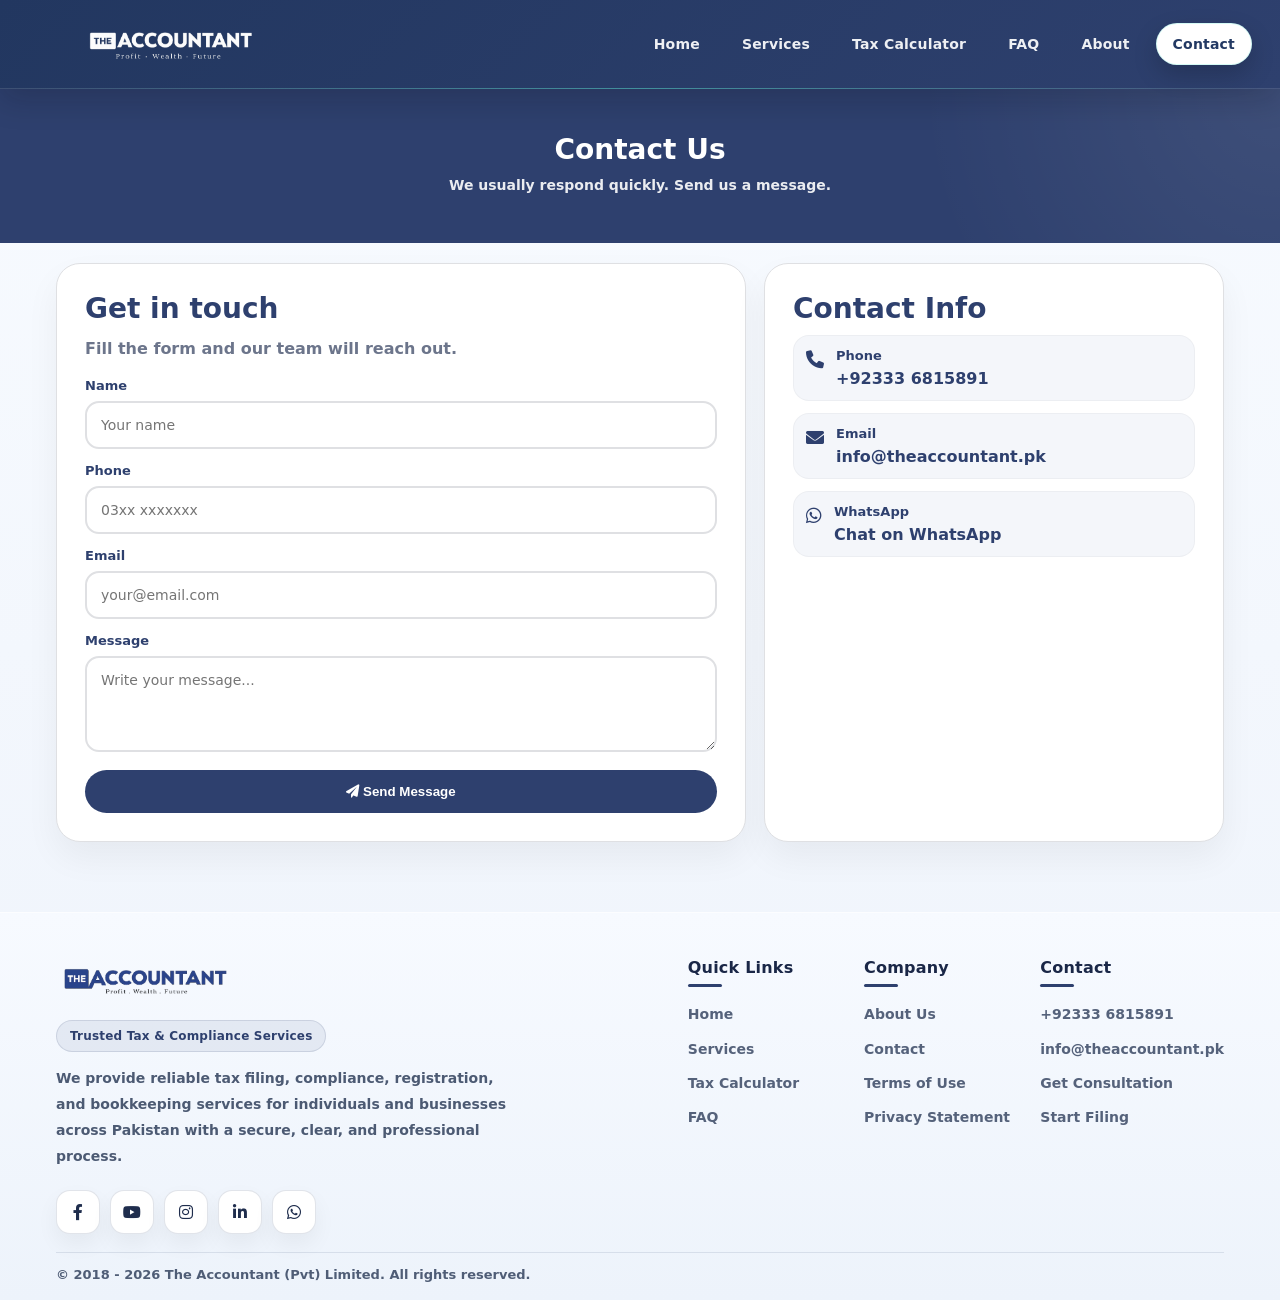
<file: my website/contact.html>
<!DOCTYPE html>
<html lang="en">
<head>
  <meta charset="UTF-8" />
  <meta name="viewport" content="width=device-width, initial-scale=1.0" />
  <title>The Accountant - Contact</title>

  <!-- Font Awesome -->
  <link rel="stylesheet" href="https://cdnjs.cloudflare.com/ajax/libs/font-awesome/6.0.0/css/all.min.css" />

  <!-- Google Fonts -->
  <link href="https://fonts.googleapis.com/css2?family=Poppins:wght@300;400;500;600;700;800&display=swap" rel="stylesheet" />

  <!-- ✅ CSS -->
  <link rel="stylesheet" href="style.css" />
   <style>
    /* Reduce header height and center content */
    .page-header {
      padding: 45px 20px 45px 20px;
      margin-bottom: 10px;
      text-align: center;
    }

    .page-header h1 {
      font-size: 28px;
      margin-bottom: 8px;
    }

    .page-header p {
      font-size: 14px;
      margin-bottom: 0;
    }

    /* Adjust main content top spacing */
    .main-content {
      padding-top: 10px;
    }

    /* Center section head */
    .section-head {
      text-align: center;
    }

    /* Zoom in animation for contact section */
    @keyframes zoomIn {
      0% {
        transform: scale(0.95);
        opacity: 0;
      }
      100% {
        transform: scale(1);
        opacity: 1;
      }
    }

    .contact-wrap {
      animation: zoomIn 0.5s ease-out;
    }

    /* Success message styling */
    .success-message {
      background-color: #28a745;
      color: white;
      padding: 12px 20px;
      border-radius: 8px;
      margin-top: 15px;
      text-align: center;
      font-size: 14px;
      animation: fadeIn 0.5s ease;
    }

    @keyframes fadeIn {
      from {
        opacity: 0;
        transform: translateY(-10px);
      }
      to {
        opacity: 1;
        transform: translateY(0);
      }
    }
  </style>

  <!-- ✅ JS -->
  <script src="script.js" defer></script>
</head>

<body>
 <!-- ✅ Navbar -->
  <nav class="navbar">
  <a href="index.html" class="logo">
    <img src="images/logo3.png" alt="The Accountant" class="logo">
  </a>

    <div class="nav-links" id="navLinks">
      <a href="index.html">Home</a>
      <a href="services.html">Services</a>
      <a href="tax-calculator.html">Tax Calculator</a>
      <a href="faq.html">FAQ</a>
      <a href="about.html">About</a>
      <a href="contact.html" class="active">Contact</a>
    </div>

    <button class="hamburger" id="hamburger" type="button" aria-label="Menu">
      <span></span><span></span><span></span>
    </button>
  </nav>

  <!-- ✅ PAGE HEADER -->
  <div class="page-header">
    <h1>Contact Us</h1>
    <p>We usually respond quickly. Send us a message.</p>
  </div>

  <!-- ✅ CONTENT -->
  <div class="main-content">
    <div class="contact-wrap">
      <div class="contact-card">
        <h2>Get in touch</h2>
        <p>Fill the form and our team will reach out.</p>

        <form class="contact-form" id="contactForm">
          <div class="field">
            <label>Name</label>
            <input type="text" id="contactName" placeholder="Your name" required />
          </div>

          <div class="field">
            <label>Phone</label>
            <input type="tel" id="contactPhone" placeholder="03xx xxxxxxx" required />
          </div>

          <div class="field">
            <label>Email</label>
            <input type="email" id="contactEmail" placeholder="your@email.com" />
          </div>

          <div class="field">
            <label>Message</label>
            <textarea id="contactMessage" rows="4" placeholder="Write your message..." required></textarea>
          </div>

          <button class="btn-calc" type="submit">
            <i class="fa-solid fa-paper-plane"></i> Send Message
          </button>
          
          <div id="successMessage" class="success-message" style="display: none;">
            <i class="fa-solid fa-check-circle"></i> Thank you! Your message has been sent. We'll get back to you soon.
          </div>
        </form>
      </div>

      <div class="contact-card contact-info">
        <h2>Contact Info</h2>

        <div class="info-row">
          <i class="fa-solid fa-phone"></i>
          <div>
            <div class="info-title">Phone</div>
            <a href="tel:+923336815891" class="info-link">+92333 6815891</a>
          </div>
        </div>

        <div class="info-row">
          <i class="fa-solid fa-envelope"></i>
          <div>
            <div class="info-title">Email</div>
            <a href="mailto:info@theaccountant.pk" class="info-link">info@theaccountant.pk</a>
          </div>
        </div>

        <div class="info-row">
          <i class="fa-brands fa-whatsapp"></i>
          <div>
            <div class="info-title">WhatsApp</div>
            <a class="info-link" href="https://wa.me/923336815891" target="_blank">Chat on WhatsApp</a>
          </div>
        </div>
      </div>
    </div>
  </div>

  <!-- ✅ FOOTER -->
  <footer class="site-footer">
  <div class="site-footer-inner">

    <div class="site-footer-top">
      <!-- Left -->
      <div class="footer-brand">
        <img src="images/piic2.png" alt="The Accountant" class="footer-logo" />

        <span class="footer-tag">Trusted Tax & Compliance Services</span>

        <p class="footer-desc">
          We provide reliable tax filing, compliance, registration, and bookkeeping
          services for individuals and businesses across Pakistan with a secure,
          clear, and professional process.
        </p>

        <div class="footer-social">
          <a href="https://facebook.com/" target="_blank" rel="noopener noreferrer" aria-label="Facebook">
            <i class="fab fa-facebook-f"></i>
          </a>
          <a href="https://youtube.com/" target="_blank" rel="noopener noreferrer" aria-label="YouTube">
            <i class="fab fa-youtube"></i>
          </a>
          <a href="https://instagram.com/" target="_blank" rel="noopener noreferrer" aria-label="Instagram">
            <i class="fab fa-instagram"></i>
          </a>
          <a href="https://linkedin.com/" target="_blank" rel="noopener noreferrer" aria-label="LinkedIn">
            <i class="fab fa-linkedin-in"></i>
          </a>
          <a href="https://wa.me/923336815891" target="_blank" rel="noopener noreferrer" aria-label="WhatsApp">
            <i class="fab fa-whatsapp"></i>
          </a>
        </div>
      </div>

      <!-- Right -->
      <div class="footer-links-area">
        <div class="footer-links-col">
          <h4>Quick Links</h4>
          <a href="index.html">Home</a>
          <a href="services.html">Services</a>
          <a href="tax-calculator.html">Tax Calculator</a>
          <a href="faq.html">FAQ</a>
        </div>

        <div class="footer-links-col">
          <h4>Company</h4>
          <a href="about.html">About Us</a>
          <a href="contact.html">Contact</a>
          <a href="terms.html">Terms of Use</a>
          <a href="privacy-policy.html">Privacy Statement</a>
        </div>

        <div class="footer-links-col">
          <h4>Contact</h4>
          <a href="tel:+923336815891">+92333 6815891</a>
          <a href="mailto:info@theaccountant.pk">info@theaccountant.pk</a>
          <a href="contact.html">Get Consultation</a>
          <a href="services.html">Start Filing</a>
        </div>
      </div>
    </div>

    <div class="footer-bottom-bar">
      <p>© 2018 - 2026 The Accountant (Pvt) Limited. All rights reserved.</p>
      
    </div>

  </div>
</footer>

<script>
  // Handle form submission
  document.getElementById('contactForm').addEventListener('submit', function(e) {
    e.preventDefault();
    
    const name = document.getElementById('contactName').value;
    const phone = document.getElementById('contactPhone').value;
    const email = document.getElementById('contactEmail').value;
    const message = document.getElementById('contactMessage').value;
    
    // Validate required fields
    if (!name || !phone || !message) {
      alert('Please fill in all required fields (Name, Phone, Message)');
      return;
    }
    
    // Create email body
    const body = `Name: ${name}%0A%0APhone: ${phone}%0A%0AEmail: ${email}%0A%0AMessage:%0A${message}`;
    
    // Open email client
    window.location.href = `mailto:info@theaccountant.pk?subject=Contact Form Query from ${name}&body=${body}`;
    
    // Show success message
    const successMsg = document.getElementById('successMessage');
    successMsg.style.display = 'block';
    
    // Clear form fields
    document.getElementById('contactName').value = '';
    document.getElementById('contactPhone').value = '';
    document.getElementById('contactEmail').value = '';
    document.getElementById('contactMessage').value = '';
    
    // Scroll to top smoothly
    window.scrollTo({
      top: 0,
      behavior: 'smooth'
    });
    
    // Hide success message after 5 seconds
    setTimeout(function() {
      successMsg.style.display = 'none';
    }, 5000);
  });
</script>

</body>
</html>
</file>
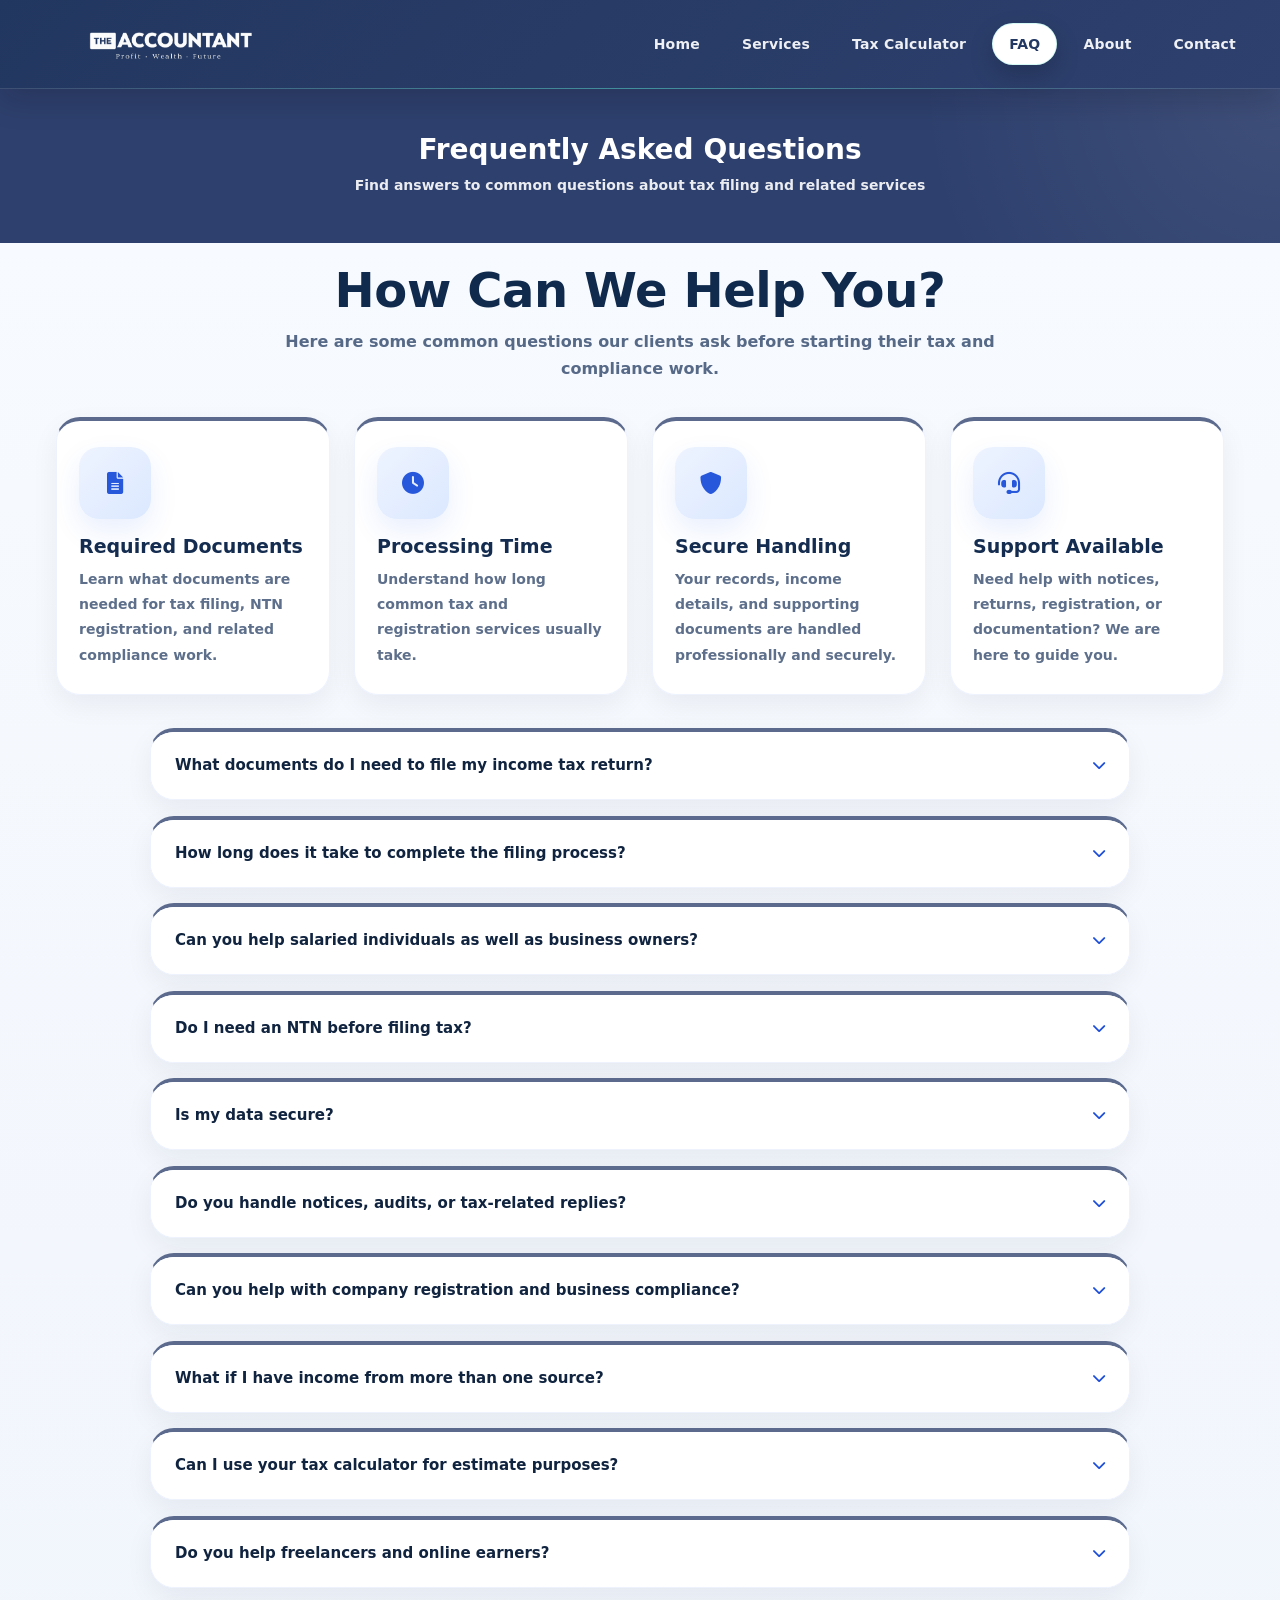
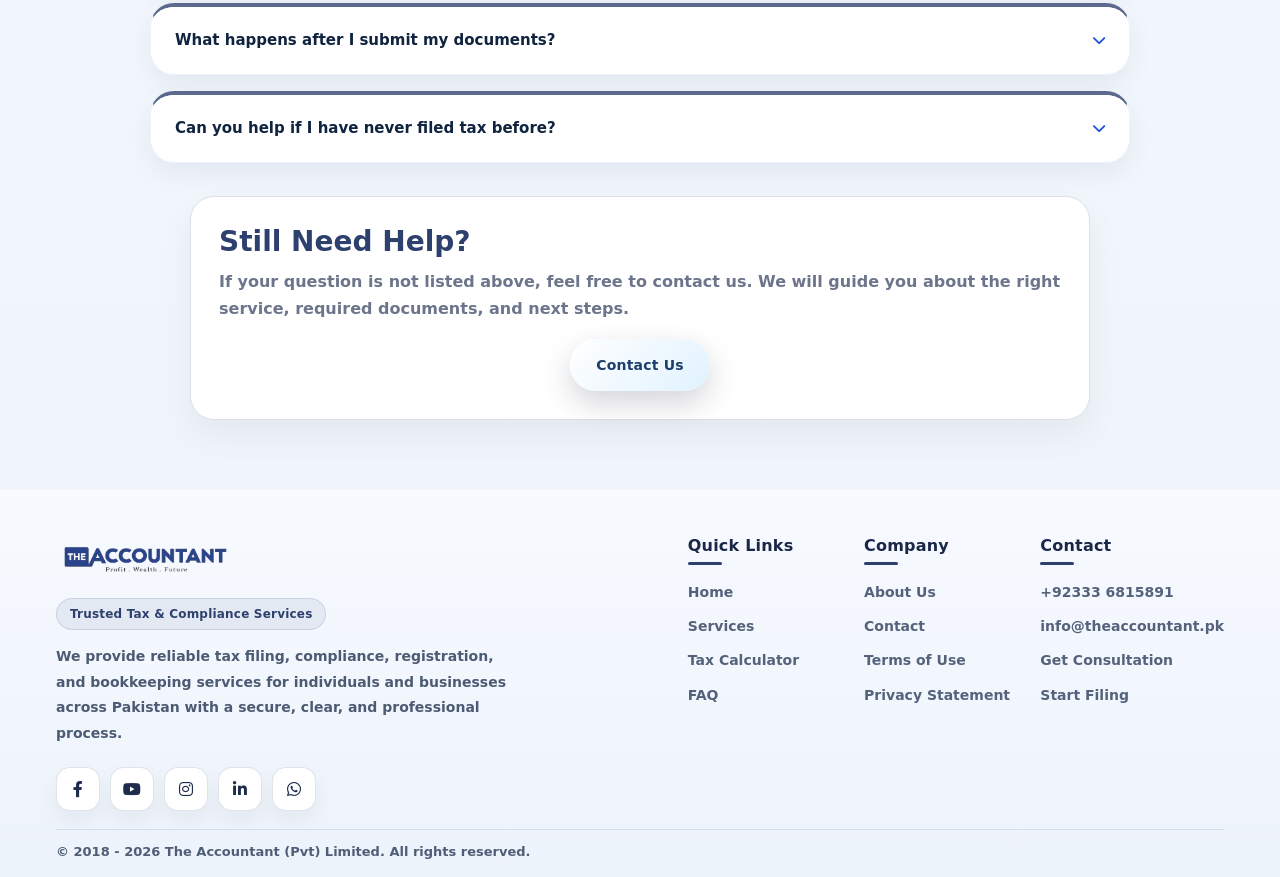
<file: my website/faq.html>
<!DOCTYPE html>
<html lang="en">
<head>
  <meta charset="UTF-8" />
  <title>FAQ - The Accountant</title>
  <meta name="viewport" content="width=device-width, initial-scale=1.0" />

  <link rel="stylesheet" href="style.css" />
  <link
    rel="stylesheet"
    href="https://cdnjs.cloudflare.com/ajax/libs/font-awesome/6.0.0/css/all.min.css"
  />
  
  <!-- Google Font Poppins -->
  <link href="https://fonts.googleapis.com/css2?family=Poppins:wght@300;400;500;600;700;800&display=swap" rel="stylesheet"/>
  
  <style>
    /* Reduce header height and center content */
    .page-header {
      padding: 45px 20px 45px 20px;
      margin-bottom: 10px;
      text-align: center;
    }

    .page-header h1 {
      font-size: 28px;
      margin-bottom: 8px;
    }

    .page-header p {
      font-size: 14px;
      margin-bottom: 0;
    }

    /* Adjust main content top spacing */
    .main-content {
      padding-top: 10px;
    }

    /* Center section head */
    .section-head {
      text-align: center;
    }
  </style>
  
  <script src="script.js" defer></script>
</head>

<body>
 <!-- ✅ Navbar -->
  <nav class="navbar">
  <a href="index.html" class="logo">
    <img src="images/logo3.png" alt="The Accountant" class="logo">
  </a>

    <div class="nav-links" id="navLinks">
      <a href="index.html">Home</a>
      <a href="services.html">Services</a>
      <a href="tax-calculator.html">Tax Calculator</a>
      <a href="faq.html" class="active">FAQ</a>
      <a href="about.html">About</a>
      <a href="contact.html">Contact</a>
    </div>

    <button class="hamburger" id="hamburger" type="button" aria-label="Menu">
      <span></span>
      <span></span>
      <span></span>
    </button>
  </nav>

  <!-- Page Header -->
  <div class="page-header">
    <h1>Frequently Asked Questions</h1>
    <p>Find answers to common questions about tax filing and related services</p>
  </div>

  <!-- Main Content -->
  <div class="main-content">
    <div class="section-head">
      <h2>How Can We Help You?</h2>
      <p>
        Here are some common questions our clients ask before starting their tax
        and compliance work.
      </p>
    </div>

    <!-- Top Info Boxes -->
    <div class="about-grid" style="margin-top: 24px; margin-bottom: 34px;">
      <div class="about-box">
        <i class="fas fa-file-alt"></i>
        <h3>Required Documents</h3>
        <p>
          Learn what documents are needed for tax filing, NTN registration, and
          related compliance work.
        </p>
      </div>

      <div class="about-box">
        <i class="fas fa-clock"></i>
        <h3>Processing Time</h3>
        <p>
          Understand how long common tax and registration services usually take.
        </p>
      </div>

      <div class="about-box">
        <i class="fas fa-shield-alt"></i>
        <h3>Secure Handling</h3>
        <p>
          Your records, income details, and supporting documents are handled
          professionally and securely.
        </p>
      </div>

      <div class="about-box">
        <i class="fas fa-headset"></i>
        <h3>Support Available</h3>
        <p>
          Need help with notices, returns, registration, or documentation? We
          are here to guide you.
        </p>
      </div>
    </div>

    <!-- FAQ List -->
    <div class="faq-wrap">
      <div class="faq-item">
        <div class="faq-question">
          <span>What documents do I need to file my income tax return?</span>
          <i class="fas fa-chevron-down faq-icon"></i>
        </div>
        <div class="faq-answer">
          Usually, you will need your CNIC, NTN (if available), salary
          certificate or income details, bank statements, and information about
          assets or additional income sources.
        </div>
      </div>

      <div class="faq-item">
        <div class="faq-question">
          <span>How long does it take to complete the filing process?</span>
          <i class="fas fa-chevron-down faq-icon"></i>
        </div>
        <div class="faq-answer">
          Salaried individual filing is usually completed within 2 to 3 working
          days after receiving all required documents. Business and more complex
          cases may take longer.
        </div>
      </div>

      <div class="faq-item">
        <div class="faq-question">
          <span>Can you help salaried individuals as well as business owners?</span>
          <i class="fas fa-chevron-down faq-icon"></i>
        </div>
        <div class="faq-answer">
          Yes. We assist salaried individuals, freelancers, sole proprietors,
          partnerships, and companies with filing, registration, tax compliance,
          and documentation support.
        </div>
      </div>

      <div class="faq-item">
        <div class="faq-question">
          <span>Do I need an NTN before filing tax?</span>
          <i class="fas fa-chevron-down faq-icon"></i>
        </div>
        <div class="faq-answer">
          In many cases, tax filing is connected with NTN registration. If you
          are not registered yet, we can guide you through the registration
          process as well.
        </div>
      </div>

      <div class="faq-item">
        <div class="faq-question">
          <span>Is my data secure?</span>
          <i class="fas fa-chevron-down faq-icon"></i>
        </div>
        <div class="faq-answer">
          Yes. We follow professional practices for handling personal and
          business information securely. Your documents and financial details
          are treated with confidentiality.
        </div>
      </div>

      <div class="faq-item">
        <div class="faq-question">
          <span>Do you handle notices, audits, or tax-related replies?</span>
          <i class="fas fa-chevron-down faq-icon"></i>
        </div>
        <div class="faq-answer">
          Yes. We can assist with tax notices, documentation preparation,
          response drafting, and advisory support related to compliance matters.
        </div>
      </div>

      <div class="faq-item">
        <div class="faq-question">
          <span>Can you help with company registration and business compliance?</span>
          <i class="fas fa-chevron-down faq-icon"></i>
        </div>
        <div class="faq-answer">
          Yes. We provide support for company registration, business
          documentation, tax registration, and ongoing compliance-related
          services based on your requirements.
        </div>
      </div>

      <div class="faq-item">
        <div class="faq-question">
          <span>What if I have income from more than one source?</span>
          <i class="fas fa-chevron-down faq-icon"></i>
        </div>
        <div class="faq-answer">
          That is not a problem. We can handle cases where income comes from
          salary, business, freelancing, property, bank profit, or other
          eligible sources.
        </div>
      </div>

      <div class="faq-item">
        <div class="faq-question">
          <span>Can I use your tax calculator for estimate purposes?</span>
          <i class="fas fa-chevron-down faq-icon"></i>
        </div>
        <div class="faq-answer">
          Yes. The tax calculator is useful for quick estimated calculations.
          Final tax figures may vary depending on your exact financial details,
          applicable rules, and tax year selection.
        </div>
      </div>

      <div class="faq-item">
        <div class="faq-question">
          <span>Do you help freelancers and online earners?</span>
          <i class="fas fa-chevron-down faq-icon"></i>
        </div>
        <div class="faq-answer">
          Yes. If you earn through freelancing, digital services, remote work,
          or online business, we can guide you regarding tax filing, income
          reporting, and related compliance support.
        </div>
      </div>

      <div class="faq-item">
        <div class="faq-question">
          <span>What happens after I submit my documents?</span>
          <i class="fas fa-chevron-down faq-icon"></i>
        </div>
        <div class="faq-answer">
          Once your documents are reviewed, we organize the required
          information, prepare the relevant filing or documentation work, and
          proceed according to the selected service.
        </div>
      </div>

      <div class="faq-item">
        <div class="faq-question">
          <span>Can you help if I have never filed tax before?</span>
          <i class="fas fa-chevron-down faq-icon"></i>
        </div>
        <div class="faq-answer">
          Yes. First-time filers are welcome. We can guide you through the
          process, explain the requirements, and help you get started properly.
        </div>
      </div>
    </div>

    <!-- Help Section -->
    <div class="contact-card" style="max-width: 900px; margin: 34px auto 0;">
      <h2>Still Need Help?</h2>
      <p>
        If your question is not listed above, feel free to contact us. We will
        guide you about the right service, required documents, and next steps.
      </p>

      <div class="section-cta" style="margin-top: 8px;">
        <a href="contact.html" class="primary-btn">Contact Us</a>
      </div>
    </div>
  </div>

   <!-- footer -->
<footer class="site-footer">
  <div class="site-footer-inner">

    <div class="site-footer-top">
      <!-- Left -->
      <div class="footer-brand">
        <img src="images/piic2.png" alt="The Accountant" class="footer-logo" />

        <span class="footer-tag">Trusted Tax & Compliance Services</span>

        <p class="footer-desc">
          We provide reliable tax filing, compliance, registration, and bookkeeping
          services for individuals and businesses across Pakistan with a secure,
          clear, and professional process.
        </p>

        <div class="footer-social">
          <a href="https://facebook.com/" target="_blank" rel="noopener noreferrer" aria-label="Facebook">
            <i class="fab fa-facebook-f"></i>
          </a>
          <a href="https://youtube.com/" target="_blank" rel="noopener noreferrer" aria-label="YouTube">
            <i class="fab fa-youtube"></i>
          </a>
          <a href="https://instagram.com/" target="_blank" rel="noopener noreferrer" aria-label="Instagram">
            <i class="fab fa-instagram"></i>
          </a>
          <a href="https://linkedin.com/" target="_blank" rel="noopener noreferrer" aria-label="LinkedIn">
            <i class="fab fa-linkedin-in"></i>
          </a>
          <a href="https://wa.me/923336815891" target="_blank" rel="noopener noreferrer" aria-label="WhatsApp">
            <i class="fab fa-whatsapp"></i>
          </a>
        </div>
      </div>

      <!-- Right -->
      <div class="footer-links-area">
        <div class="footer-links-col">
          <h4>Quick Links</h4>
          <a href="index.html">Home</a>
          <a href="services.html">Services</a>
          <a href="tax-calculator.html">Tax Calculator</a>
          <a href="faq.html">FAQ</a>
        </div>

        <div class="footer-links-col">
          <h4>Company</h4>
          <a href="about.html">About Us</a>
          <a href="contact.html">Contact</a>
          <a href="terms.html">Terms of Use</a>
          <a href="privacy-policy.html">Privacy Statement</a>
        </div>

        <div class="footer-links-col">
          <h4>Contact</h4>
          <a href="tel:+923336815891">+92333 6815891</a>
          <a href="mailto:info@theaccountant.pk">info@theaccountant.pk</a>
          <a href="contact.html">Get Consultation</a>
          <a href="services.html">Start Filing</a>
        </div>
      </div>
    </div>

    <div class="footer-bottom-bar">
      <p>© 2018 - 2026 The Accountant (Pvt) Limited. All rights reserved.</p>
    
    </div>

  </div>
</footer>

</body>
</html>
</file>
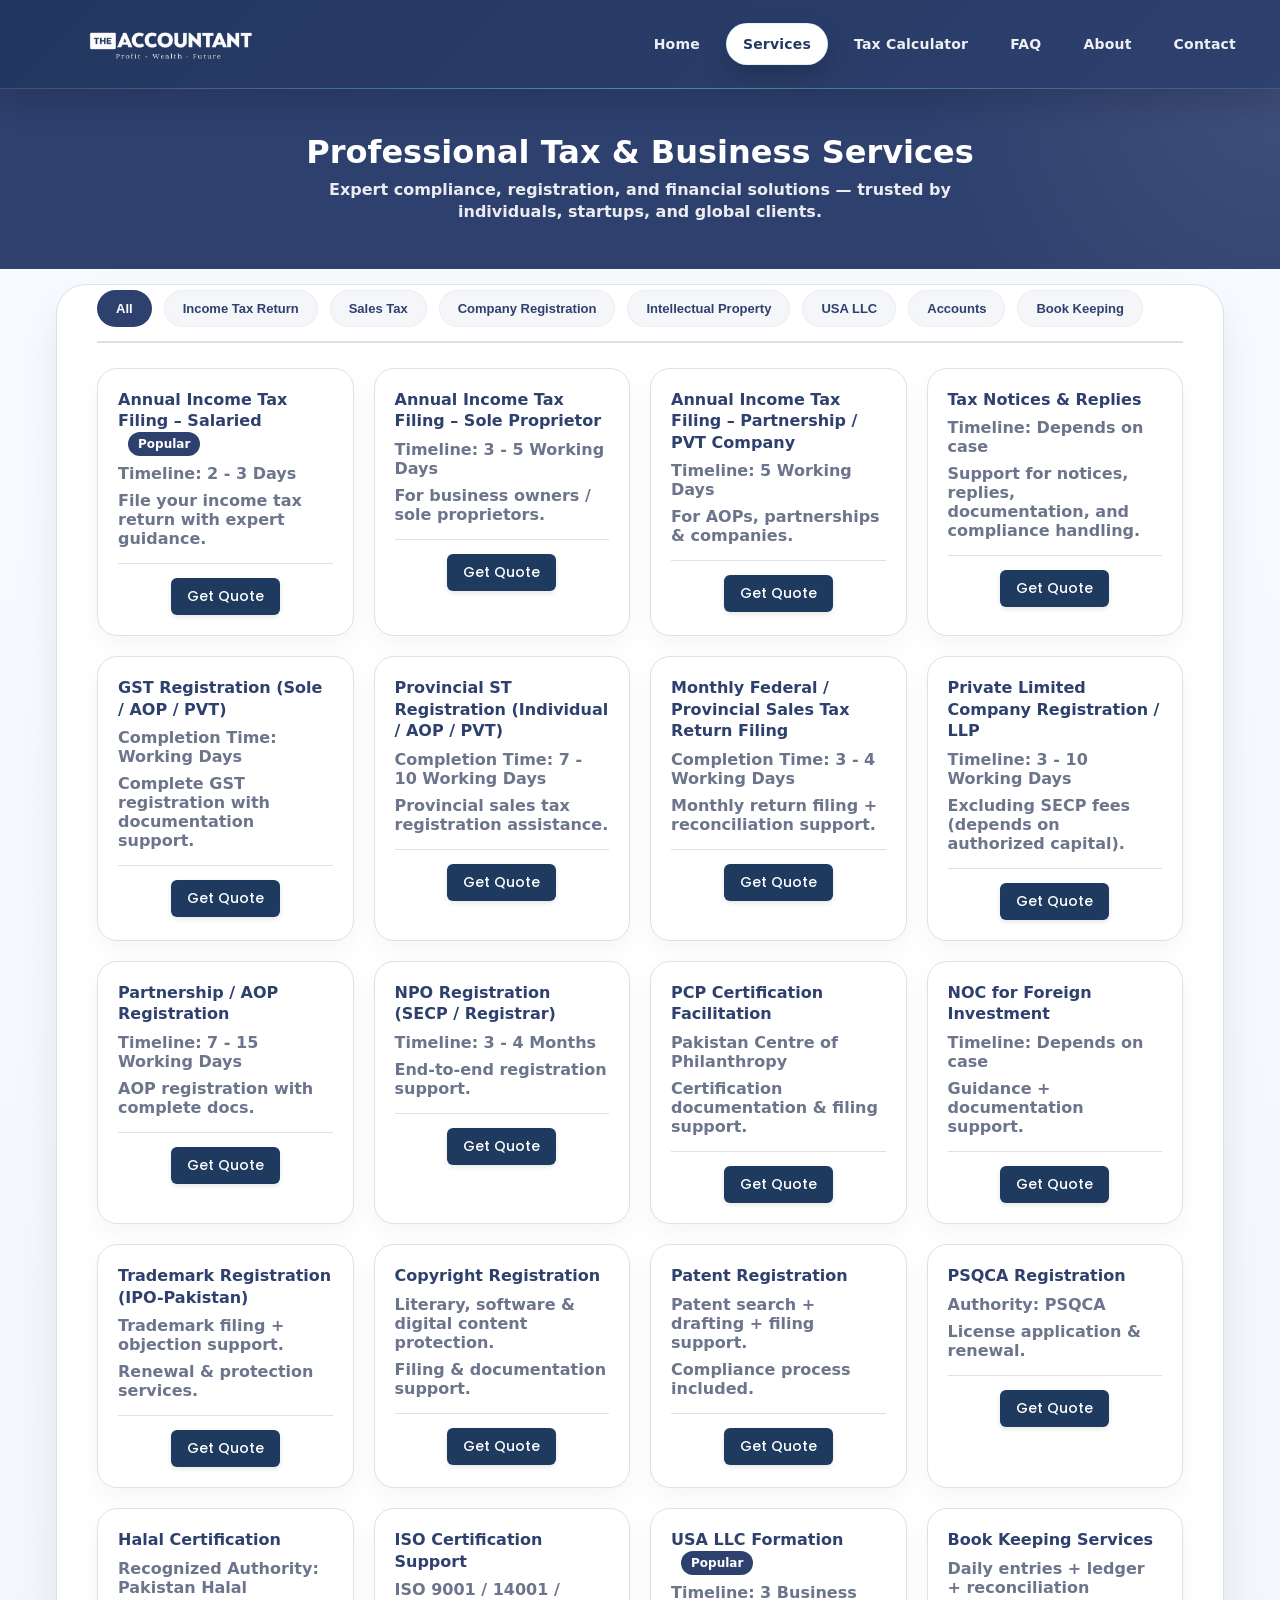
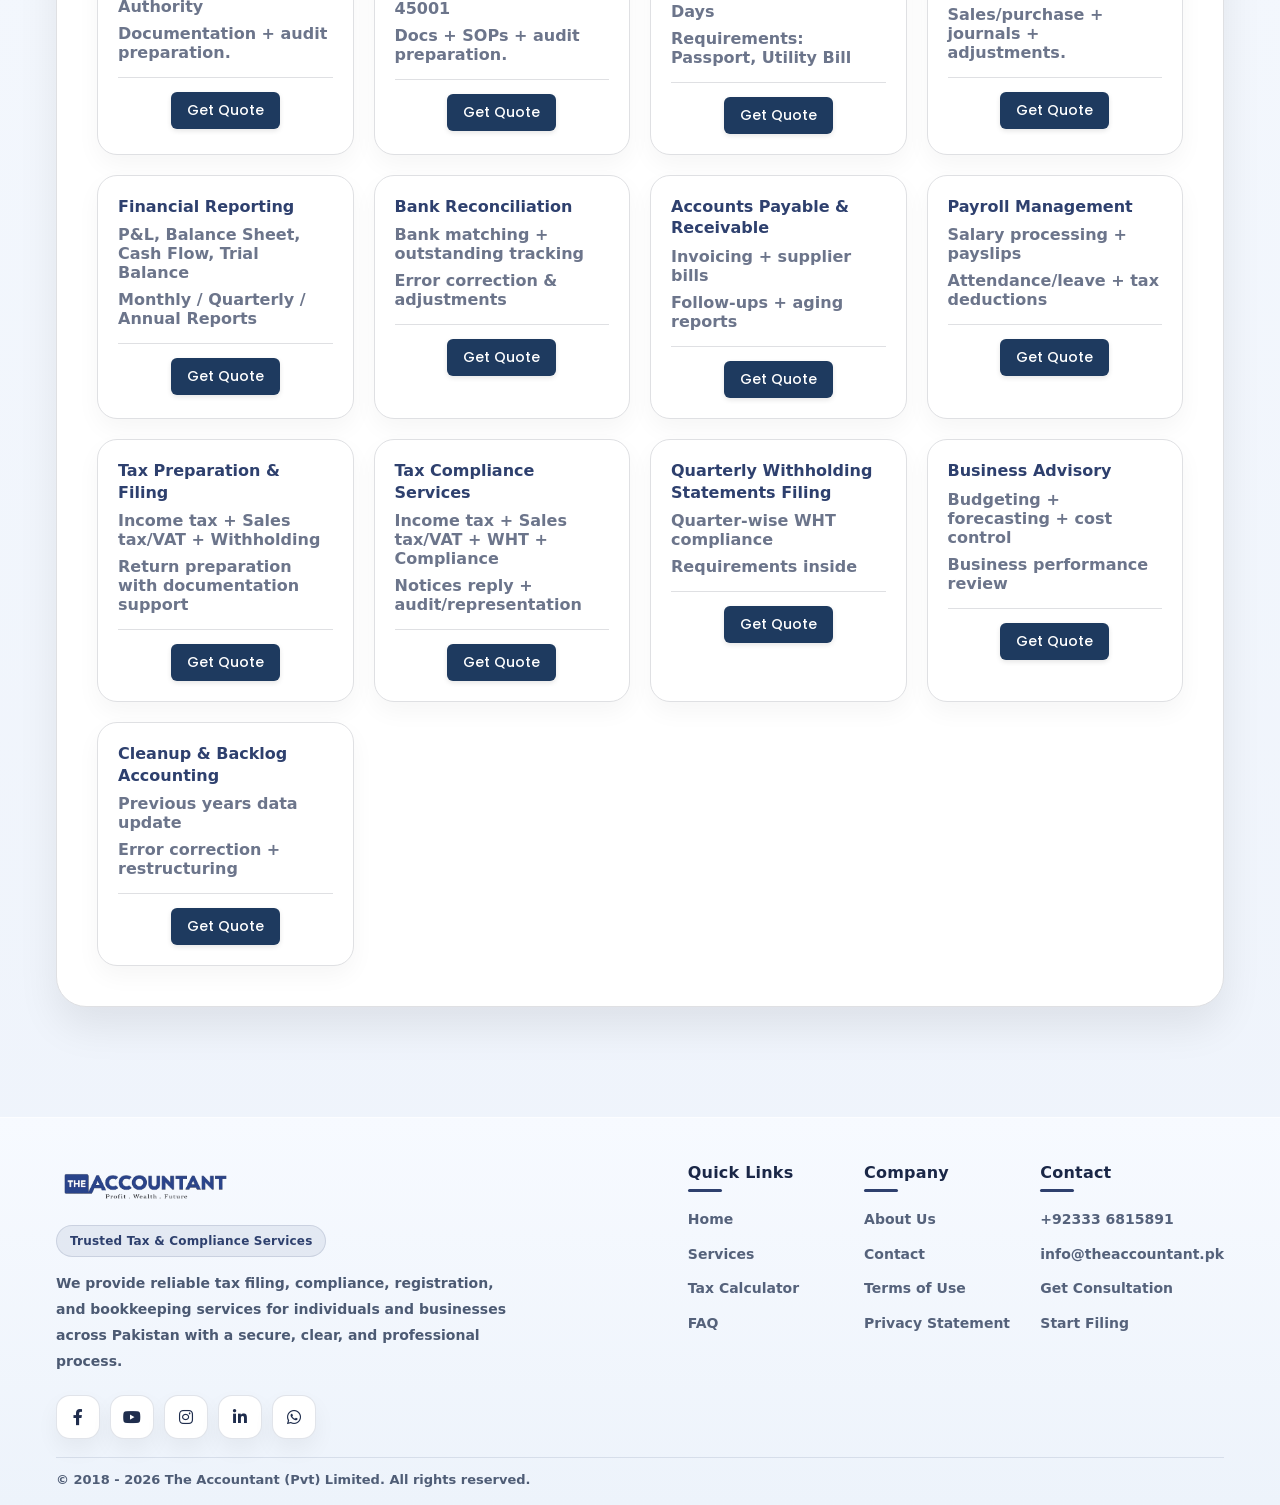
<file: my website/services.html>
<!DOCTYPE html>
<html lang="en">

<head>
  <meta charset="UTF-8" />
  <title>The Accountant - Services</title>
  <meta name="viewport" content="width=device-width, initial-scale=1.0" />

  <!-- Google Font -->
  <link href="https://fonts.googleapis.com/css2?family=Poppins:wght@300;400;500;600;700;800&display=swap" rel="stylesheet"/>

  <link rel="stylesheet" href="style.css" />

  <!-- Font Awesome -->
  <link rel="stylesheet" href="https://cdnjs.cloudflare.com/ajax/libs/font-awesome/6.0.0/css/all.min.css" />

  <!-- Additional CSS to override grid layout -->
  <style>
    /* Make services grid 4 items per line on larger screens */
    .services-grid {
      display: grid;
      grid-template-columns: repeat(4, 1fr);
      gap: 20px;
      margin-top: 10px;
    }

    /* Adjust for tablets */
    @media (max-width: 992px) {
      .services-grid {
        grid-template-columns: repeat(3, 1fr);
      }
    }

    @media (max-width: 768px) {
      .services-grid {
        grid-template-columns: repeat(2, 1fr);
      }
    }

    @media (max-width: 480px) {
      .services-grid {
        grid-template-columns: 1fr;
      }
    }

    /* Move services portion upward - reduce spacing */
    .main-content {
      padding-top: 0;
    }

    .services-container {
      margin-top: 0;
      padding-top: 0;
    }

    /* Adjust page header spacing */
    .page-header {
      margin-bottom: 15px;
      padding-bottom: 45px;
      padding-top: 45px;
      text-align: center;
    }

    .page-header h1 {
      font-size: 32px;
      margin-bottom: 8px;
      font-weight: 700;
    }

    .page-header p {
      font-size: 16px;
      max-width: 700px;
      margin: 0 auto;
      line-height: 1.4;
    }

    .filter-tabs {
      margin-top: 5px;
      margin-bottom: 25px;
    }

    /* Style for Get Quote button with animation */
    .get-quote-btn {
      background-color: #1e3a5f;
      color: white;
      border: none;
      padding: 8px 16px;
      border-radius: 6px;
      cursor: pointer;
      font-family: 'Poppins', sans-serif;
      font-size: 14px;
      font-weight: 500;
      text-decoration: none;
      display: inline-block;
      text-align: center;
      transition: all 0.3s ease;
      transform: scale(1);
      box-shadow: 0 2px 5px rgba(0,0,0,0.1);
    }

    /* Hover animation */
    .get-quote-btn:hover {
      background-color: #0f2b44;
      transform: scale(1.05);
      box-shadow: 0 4px 12px rgba(0,0,0,0.2);
    }

    /* Click/press animation */
    .get-quote-btn:active {
      transform: scale(0.95);
      box-shadow: 0 1px 3px rgba(0,0,0,0.1);
    }

    .card-footer {
      display: flex;
      justify-content: center;
      align-items: center;
      margin-top: 15px;
    }
  </style>

  <!-- ✅ Global JS -->
  <script src="script.js" defer></script>
</head>

<body>
  <!-- ✅ Navbar -->
  <nav class="navbar">
  <a href="index.html" class="logo">
    <img src="images/logo3.png" alt="The Accountant" class="logo">
  </a>

    <div class="nav-links" id="navLinks">
      <a href="index.html">Home</a>
      <a href="services.html" class="active">Services</a>
      <a href="tax-calculator.html">Tax Calculator</a>
      <a href="faq.html">FAQ</a>
      <a href="about.html">About</a>
      <a href="contact.html">Contact</a>
    </div>

    <button class="hamburger" id="hamburger" type="button" aria-label="Menu">
      <span></span><span></span><span></span>
    </button>
  </nav>

  <!-- Page Header -->
  <div class="page-header">
    <h1>Professional Tax & Business Services</h1>
    <p>Expert compliance, registration, and financial solutions — trusted by individuals, startups, and global clients.</p>
  </div>

  <div class="main-content">
    <div class="services-container">

      <!-- FILTER TABS -->
      <div class="filter-tabs">
        <button type="button" class="filter-tab active" onclick="filterServices('all', this)">All</button>
        <button type="button" class="filter-tab" onclick="filterServices('income', this)">Income Tax Return</button>
        <button type="button" class="filter-tab" onclick="filterServices('sales', this)">Sales Tax</button>
        <button type="button" class="filter-tab" onclick="filterServices('company', this)">Company Registration</button>
        <button type="button" class="filter-tab" onclick="filterServices('ip', this)">Intellectual Property</button>
        <button type="button" class="filter-tab" onclick="filterServices('usa', this)">USA LLC</button>
        <button type="button" class="filter-tab" onclick="filterServices('accounts', this)">Accounts</button>
        <button type="button" class="filter-tab" onclick="filterServices('bookkeeping', this)">Book Keeping</button>
      </div>

      <!-- SERVICES GRID -->
      <div class="services-grid">

        <!-- ===================== INCOME TAX ===================== -->
        <div class="service-card" id="income-tax" data-category="income">
          <h3>Annual Income Tax Filing – Salaried <span class="badge">Popular</span></h3>
          <p>Timeline: 2 - 3 Days</p>
          <p>File your income tax return with expert guidance.</p>
          <div class="card-footer">
            <a href="mailto:abc@gmail.com?subject=Quote Request: Annual Income Tax Filing – Salaried&body=Hello, I would like to get a quote for Annual Income Tax Filing – Salaried service. Please provide me with the details." class="get-quote-btn">Get Quote</a>
          </div>
        </div>

        <div class="service-card" data-category="income">
          <h3>Annual Income Tax Filing – Sole Proprietor</h3>
          <p>Timeline: 3 - 5 Working Days</p>
          <p>For business owners / sole proprietors.</p>
          <div class="card-footer">
            <a href="mailto:abc@gmail.com?subject=Quote Request: Annual Income Tax Filing – Sole Proprietor&body=Hello, I would like to get a quote for Annual Income Tax Filing – Sole Proprietor service. Please provide me with the details." class="get-quote-btn">Get Quote</a>
          </div>
        </div>

        <div class="service-card" data-category="income">
          <h3>Annual Income Tax Filing – Partnership / PVT Company</h3>
          <p>Timeline: 5 Working Days</p>
          <p>For AOPs, partnerships & companies.</p>
          <div class="card-footer">
            <a href="mailto:abc@gmail.com?subject=Quote Request: Annual Income Tax Filing – Partnership / PVT Company&body=Hello, I would like to get a quote for Annual Income Tax Filing – Partnership / PVT Company service. Please provide me with the details." class="get-quote-btn">Get Quote</a>
          </div>
        </div>

        <div class="service-card" id="tax-notices" data-category="income">
          <h3>Tax Notices &amp; Replies</h3>
          <p>Timeline: Depends on case</p>
          <p>Support for notices, replies, documentation, and compliance handling.</p>
          <div class="card-footer">
            <a href="mailto:abc@gmail.com?subject=Quote Request: Tax Notices & Replies&body=Hello, I would like to get a quote for Tax Notices & Replies service. Please provide me with the details." class="get-quote-btn">Get Quote</a>
          </div>
        </div>

        <!-- ===================== SALES TAX ===================== -->
        <div class="service-card" id="sales-tax" data-category="sales">
          <h3>GST Registration (Sole / AOP / PVT)</h3>
          <p>Completion Time: Working Days</p>
          <p>Complete GST registration with documentation support.</p>
          <div class="card-footer">
            <a href="mailto:abc@gmail.com?subject=Quote Request: GST Registration&body=Hello, I would like to get a quote for GST Registration service. Please provide me with the details." class="get-quote-btn">Get Quote</a>
          </div>
        </div>

        <div class="service-card" data-category="sales">
          <h3>Provincial ST Registration (Individual / AOP / PVT)</h3>
          <p>Completion Time: 7 - 10 Working Days</p>
          <p>Provincial sales tax registration assistance.</p>
          <div class="card-footer">
            <a href="mailto:abc@gmail.com?subject=Quote Request: Provincial ST Registration&body=Hello, I would like to get a quote for Provincial ST Registration service. Please provide me with the details." class="get-quote-btn">Get Quote</a>
          </div>
        </div>

        <div class="service-card" data-category="sales">
          <h3>Monthly Federal / Provincial Sales Tax Return Filing</h3>
          <p>Completion Time: 3 - 4 Working Days</p>
          <p>Monthly return filing + reconciliation support.</p>
          <div class="card-footer">
            <a href="mailto:abc@gmail.com?subject=Quote Request: Monthly Sales Tax Return Filing&body=Hello, I would like to get a quote for Monthly Sales Tax Return Filing service. Please provide me with the details." class="get-quote-btn">Get Quote</a>
          </div>
        </div>

        <!-- ===================== COMPANY REG ===================== -->
        <div class="service-card" id="company-registration" data-category="company">
          <h3>Private Limited Company Registration / LLP</h3>
          <p>Timeline: 3 - 10 Working Days</p>
          <p>Excluding SECP fees (depends on authorized capital).</p>
          <div class="card-footer">
            <a href="mailto:abc@gmail.com?subject=Quote Request: Private Limited Company Registration / LLP&body=Hello, I would like to get a quote for Private Limited Company Registration / LLP service. Please provide me with the details." class="get-quote-btn">Get Quote</a>
          </div>
        </div>

        <div class="service-card" data-category="company">
          <h3>Partnership / AOP Registration</h3>
          <p>Timeline: 7 - 15 Working Days</p>
          <p>AOP registration with complete docs.</p>
          <div class="card-footer">
            <a href="mailto:abc@gmail.com?subject=Quote Request: Partnership / AOP Registration&body=Hello, I would like to get a quote for Partnership / AOP Registration service. Please provide me with the details." class="get-quote-btn">Get Quote</a>
          </div>
        </div>

        <div class="service-card" data-category="company">
          <h3>NPO Registration (SECP / Registrar)</h3>
          <p>Timeline: 3 - 4 Months</p>
          <p>End-to-end registration support.</p>
          <div class="card-footer">
            <a href="mailto:abc@gmail.com?subject=Quote Request: NPO Registration&body=Hello, I would like to get a quote for NPO Registration service. Please provide me with the details." class="get-quote-btn">Get Quote</a>
          </div>
        </div>

        <div class="service-card" data-category="company">
          <h3>PCP Certification Facilitation</h3>
          <p>Pakistan Centre of Philanthropy</p>
          <p>Certification documentation & filing support.</p>
          <div class="card-footer">
            <a href="mailto:abc@gmail.com?subject=Quote Request: PCP Certification Facilitation&body=Hello, I would like to get a quote for PCP Certification Facilitation service. Please provide me with the details." class="get-quote-btn">Get Quote</a>
          </div>
        </div>

        <div class="service-card" data-category="company">
          <h3>NOC for Foreign Investment</h3>
          <p>Timeline: Depends on case</p>
          <p>Guidance + documentation support.</p>
          <div class="card-footer">
            <a href="mailto:abc@gmail.com?subject=Quote Request: NOC for Foreign Investment&body=Hello, I would like to get a quote for NOC for Foreign Investment service. Please provide me with the details." class="get-quote-btn">Get Quote</a>
          </div>
        </div>

        <!-- ===================== IP & CERTS ===================== -->
        <div class="service-card" data-category="ip">
          <h3>Trademark Registration (IPO-Pakistan)</h3>
          <p>Trademark filing + objection support.</p>
          <p>Renewal & protection services.</p>
          <div class="card-footer">
            <a href="mailto:abc@gmail.com?subject=Quote Request: Trademark Registration&body=Hello, I would like to get a quote for Trademark Registration service. Please provide me with the details." class="get-quote-btn">Get Quote</a>
          </div>
        </div>

        <div class="service-card" data-category="ip">
          <h3>Copyright Registration</h3>
          <p>Literary, software & digital content protection.</p>
          <p>Filing & documentation support.</p>
          <div class="card-footer">
            <a href="mailto:abc@gmail.com?subject=Quote Request: Copyright Registration&body=Hello, I would like to get a quote for Copyright Registration service. Please provide me with the details." class="get-quote-btn">Get Quote</a>
          </div>
        </div>

        <div class="service-card" data-category="ip">
          <h3>Patent Registration</h3>
          <p>Patent search + drafting + filing support.</p>
          <p>Compliance process included.</p>
          <div class="card-footer">
            <a href="mailto:abc@gmail.com?subject=Quote Request: Patent Registration&body=Hello, I would like to get a quote for Patent Registration service. Please provide me with the details." class="get-quote-btn">Get Quote</a>
          </div>
        </div>

        <div class="service-card" data-category="ip">
          <h3>PSQCA Registration</h3>
          <p>Authority: PSQCA</p>
          <p>License application & renewal.</p>
          <div class="card-footer">
            <a href="mailto:abc@gmail.com?subject=Quote Request: PSQCA Registration&body=Hello, I would like to get a quote for PSQCA Registration service. Please provide me with the details." class="get-quote-btn">Get Quote</a>
          </div>
        </div>

        <div class="service-card" data-category="ip">
          <h3>Halal Certification</h3>
          <p>Recognized Authority: Pakistan Halal Authority</p>
          <p>Documentation + audit preparation.</p>
          <div class="card-footer">
            <a href="mailto:abc@gmail.com?subject=Quote Request: Halal Certification&body=Hello, I would like to get a quote for Halal Certification service. Please provide me with the details." class="get-quote-btn">Get Quote</a>
          </div>
        </div>

        <div class="service-card" data-category="ip">
          <h3>ISO Certification Support</h3>
          <p>ISO 9001 / 14001 / 45001</p>
          <p>Docs + SOPs + audit preparation.</p>
          <div class="card-footer">
            <a href="mailto:abc@gmail.com?subject=Quote Request: ISO Certification Support&body=Hello, I would like to get a quote for ISO Certification Support service. Please provide me with the details." class="get-quote-btn">Get Quote</a>
          </div>
        </div>

        <!-- ===================== USA LLC ===================== -->
        <div class="service-card" data-category="usa">
          <h3>USA LLC Formation <span class="badge">Popular</span></h3>
          <p>Timeline: 3 Business Days</p>
          <p>Requirements: Passport, Utility Bill</p>
          <div class="card-footer">
            <a href="mailto:abc@gmail.com?subject=Quote Request: USA LLC Formation&body=Hello, I would like to get a quote for USA LLC Formation service. Please provide me with the details." class="get-quote-btn">Get Quote</a>
          </div>
        </div>

        <!-- ===================== ACCOUNTS ===================== -->
        <div class="service-card" id="bookkeeping" data-category="accounts">
          <h3>Book Keeping Services</h3>
          <p>Daily entries + ledger + reconciliation</p>
          <p>Sales/purchase + journals + adjustments.</p>
          <div class="card-footer">
            <a href="mailto:abc@gmail.com?subject=Quote Request: Book Keeping Services&body=Hello, I would like to get a quote for Book Keeping Services. Please provide me with the details." class="get-quote-btn">Get Quote</a>
          </div>
        </div>

        <div class="service-card" data-category="accounts">
          <h3>Financial Reporting</h3>
          <p>P&L, Balance Sheet, Cash Flow, Trial Balance</p>
          <p>Monthly / Quarterly / Annual Reports</p>
          <div class="card-footer">
            <a href="mailto:abc@gmail.com?subject=Quote Request: Financial Reporting&body=Hello, I would like to get a quote for Financial Reporting service. Please provide me with the details." class="get-quote-btn">Get Quote</a>
          </div>
        </div>

        <div class="service-card" data-category="accounts">
          <h3>Bank Reconciliation</h3>
          <p>Bank matching + outstanding tracking</p>
          <p>Error correction & adjustments</p>
          <div class="card-footer">
            <a href="mailto:abc@gmail.com?subject=Quote Request: Bank Reconciliation&body=Hello, I would like to get a quote for Bank Reconciliation service. Please provide me with the details." class="get-quote-btn">Get Quote</a>
          </div>
        </div>

        <div class="service-card" data-category="accounts">
          <h3>Accounts Payable & Receivable</h3>
          <p>Invoicing + supplier bills</p>
          <p>Follow-ups + aging reports</p>
          <div class="card-footer">
            <a href="mailto:abc@gmail.com?subject=Quote Request: Accounts Payable & Receivable&body=Hello, I would like to get a quote for Accounts Payable & Receivable service. Please provide me with the details." class="get-quote-btn">Get Quote</a>
          </div>
        </div>

        <div class="service-card" data-category="accounts">
          <h3>Payroll Management</h3>
          <p>Salary processing + payslips</p>
          <p>Attendance/leave + tax deductions</p>
          <div class="card-footer">
            <a href="mailto:abc@gmail.com?subject=Quote Request: Payroll Management&body=Hello, I would like to get a quote for Payroll Management service. Please provide me with the details." class="get-quote-btn">Get Quote</a>
          </div>
        </div>

        <div class="service-card" data-category="accounts">
          <h3>Tax Preparation & Filing</h3>
          <p>Income tax + Sales tax/VAT + Withholding</p>
          <p>Return preparation with documentation support</p>
          <div class="card-footer">
            <a href="mailto:abc@gmail.com?subject=Quote Request: Tax Preparation & Filing&body=Hello, I would like to get a quote for Tax Preparation & Filing service. Please provide me with the details." class="get-quote-btn">Get Quote</a>
          </div>
        </div>

        <div class="service-card" data-category="accounts">
          <h3>Tax Compliance Services</h3>
          <p>Income tax + Sales tax/VAT + WHT + Compliance</p>
          <p>Notices reply + audit/representation</p>
          <div class="card-footer">
            <a href="mailto:abc@gmail.com?subject=Quote Request: Tax Compliance Services&body=Hello, I would like to get a quote for Tax Compliance Services service. Please provide me with the details." class="get-quote-btn">Get Quote</a>
          </div>
        </div>

        <div class="service-card" data-category="accounts">
          <h3>Quarterly Withholding Statements Filing</h3>
          <p>Quarter-wise WHT compliance</p>
          <p>Requirements inside</p>
          <div class="card-footer">
            <a href="mailto:abc@gmail.com?subject=Quote Request: Quarterly Withholding Statements Filing&body=Hello, I would like to get a quote for Quarterly Withholding Statements Filing service. Please provide me with the details." class="get-quote-btn">Get Quote</a>
          </div>
        </div>

        <!-- ===================== BOOKKEEPING ===================== -->
        <div class="service-card" data-category="bookkeeping">
          <h3>Business Advisory</h3>
          <p>Budgeting + forecasting + cost control</p>
          <p>Business performance review</p>
          <div class="card-footer">
            <a href="mailto:abc@gmail.com?subject=Quote Request: Business Advisory&body=Hello, I would like to get a quote for Business Advisory service. Please provide me with the details." class="get-quote-btn">Get Quote</a>
          </div>
        </div>

        <div class="service-card" data-category="bookkeeping">
          <h3>Cleanup & Backlog Accounting</h3>
          <p>Previous years data update</p>
          <p>Error correction + restructuring</p>
          <div class="card-footer">
            <a href="mailto:abc@gmail.com?subject=Quote Request: Cleanup & Backlog Accounting&body=Hello, I would like to get a quote for Cleanup & Backlog Accounting service. Please provide me with the details." class="get-quote-btn">Get Quote</a>
          </div>
        </div>

      </div>
    </div>
  </div>

  <!-- footer -->
<footer class="site-footer">
  <div class="site-footer-inner">

    <div class="site-footer-top">
      <!-- Left -->
      <div class="footer-brand">
        <img src="images/piic2.png" alt="The Accountant" class="footer-logo" />

        <span class="footer-tag">Trusted Tax & Compliance Services</span>

        <p class="footer-desc">
          We provide reliable tax filing, compliance, registration, and bookkeeping
          services for individuals and businesses across Pakistan with a secure,
          clear, and professional process.
        </p>

        <div class="footer-social">
          <a href="https://facebook.com/" target="_blank" rel="noopener noreferrer" aria-label="Facebook">
            <i class="fab fa-facebook-f"></i>
          </a>
          <a href="https://youtube.com/" target="_blank" rel="noopener noreferrer" aria-label="YouTube">
            <i class="fab fa-youtube"></i>
          </a>
          <a href="https://instagram.com/" target="_blank" rel="noopener noreferrer" aria-label="Instagram">
            <i class="fab fa-instagram"></i>
          </a>
          <a href="https://linkedin.com/" target="_blank" rel="noopener noreferrer" aria-label="LinkedIn">
            <i class="fab fa-linkedin-in"></i>
          </a>
          <a href="https://wa.me/923336815891" target="_blank" rel="noopener noreferrer" aria-label="WhatsApp">
            <i class="fab fa-whatsapp"></i>
          </a>
        </div>
      </div>

      <!-- Right -->
      <div class="footer-links-area">
        <div class="footer-links-col">
          <h4>Quick Links</h4>
          <a href="index.html">Home</a>
          <a href="services.html">Services</a>
          <a href="tax-calculator.html">Tax Calculator</a>
          <a href="faq.html">FAQ</a>
        </div>

        <div class="footer-links-col">
          <h4>Company</h4>
          <a href="about.html">About Us</a>
          <a href="contact.html">Contact</a>
          <a href="terms.html">Terms of Use</a>
          <a href="privacy-policy.html">Privacy Statement</a>
        </div>

        <div class="footer-links-col">
          <h4>Contact</h4>
          <a href="tel:+923336815891">+92333 6815891</a>
          <a href="mailto:info@theaccountant.pk">info@theaccountant.pk</a>
          <a href="contact.html">Get Consultation</a>
          <a href="services.html">Start Filing</a>
        </div>
      </div>
    </div>

    <div class="footer-bottom-bar">
      <p>© 2018 - 2026 The Accountant (Pvt) Limited. All rights reserved.</p>
     
    </div>

  </div>
</footer>

</body>

</html>
</file>
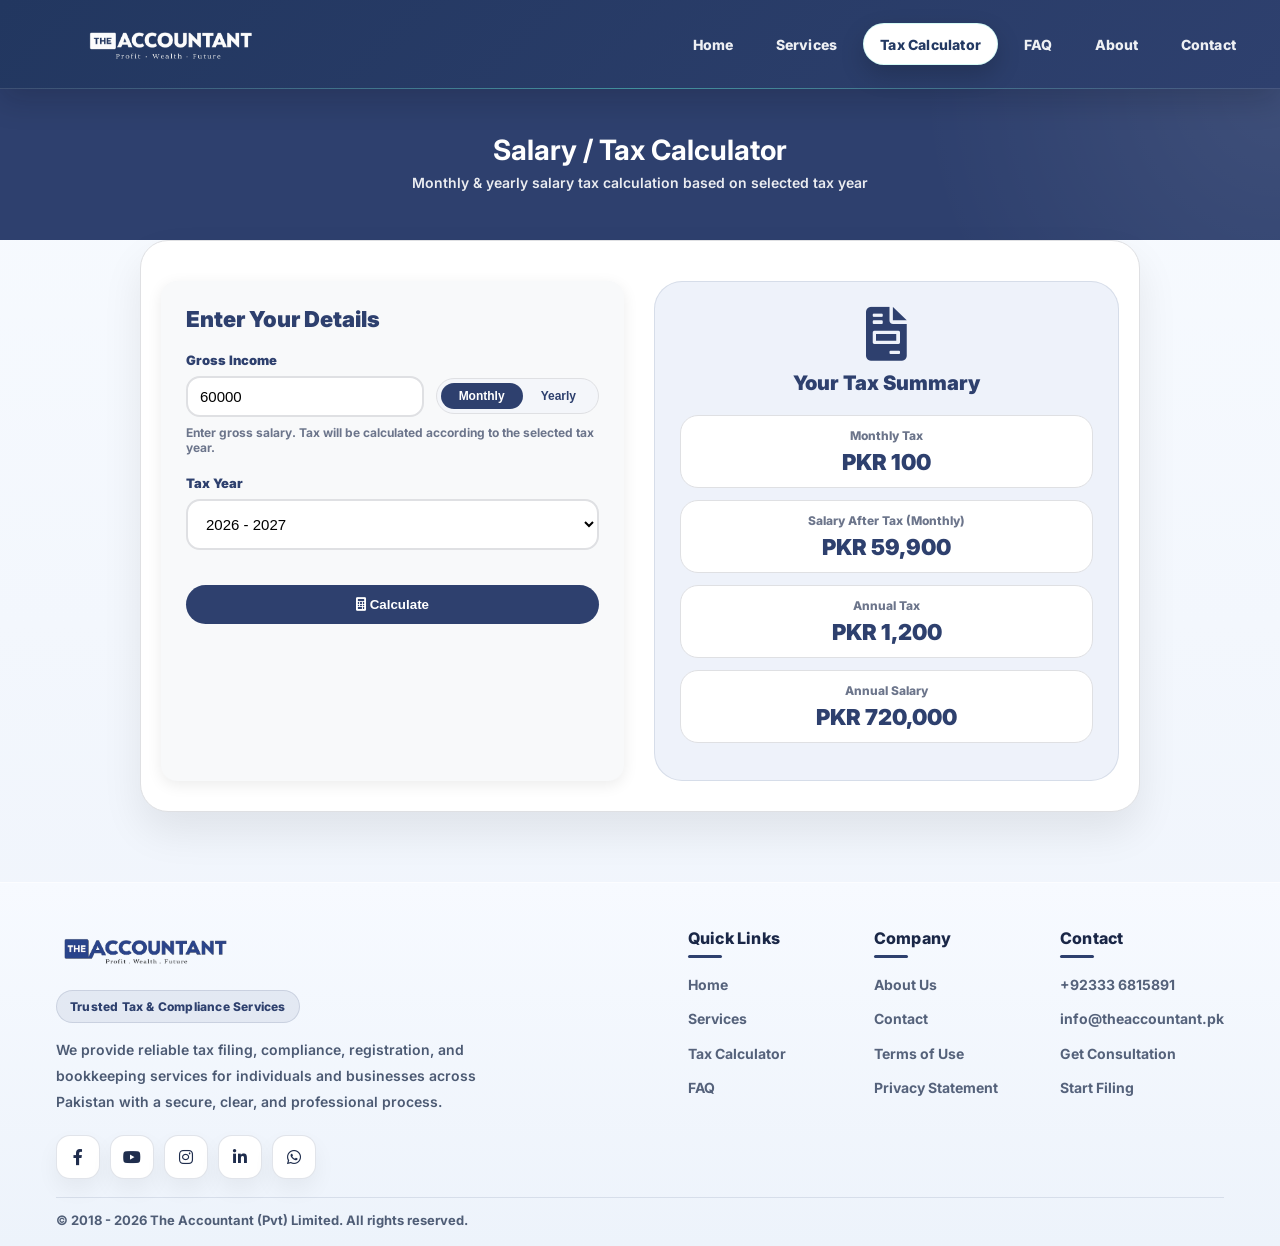
<file: my website/tax-calculator.html>
<!DOCTYPE html>
<html lang="en">
<head>
  <meta charset="UTF-8" />
  <title>The Accountant - Tax Calculator</title>
  <meta name="viewport" content="width=device-width, initial-scale=1.0" />

  <link rel="stylesheet" href="https://cdnjs.cloudflare.com/ajax/libs/font-awesome/6.0.0/css/all.min.css"/>
  <link href="https://fonts.googleapis.com/css2?family=Inter:wght@300;400;500;600;700;800&display=swap" rel="stylesheet"/>

  <link rel="stylesheet" href="style.css" />
  <script src="script.js" defer></script>

  <style>
    /* Reduce header height and spacing */
    .page-header {
      padding: 45px 20px 45px 20px;
      margin-bottom: 0;
      text-align: center;
    }

    .page-header h1 {
      font-size: 28px;
      margin-bottom: 5px;
    }

    .page-header p {
      font-size: 14px;
      margin-bottom: 0;
    }

    /* Move calculator upward */
    .main-content {
      padding-top: 0;
      margin-top: 0;
    }

    .calculator-container {
      display: flex;
      flex-wrap: wrap;
      gap: 30px;
      max-width: 1000px;
      margin: 0 auto;
      padding: 40px 20px 30px 20px;
    }

    /* Make form and result boxes more compact */
    .calculator-form {
      flex: 1;
      min-width: 280px;
      background: #f8f9fa;
      padding: 25px;
      border-radius: 16px;
      box-shadow: 0 4px 15px rgba(0,0,0,0.08);
    }

    .calculator-form h2 {
      margin-bottom: 20px;
      font-size: 22px;
    }

    .form-group {
      margin-bottom: 20px;
    }

    .form-group label {
      margin-bottom: 8px;
    }

    .income-row input {
      padding: 10px 12px;
    }

    .mode-btn {
      padding: 6px 18px;
    }

    .btn-calc {
      padding: 12px;
      margin-top: 15px;
    }

    .result-box {
      flex: 1;
      min-width: 280px;
      padding: 25px;
    }

    .result-box h3 {
      margin-bottom: 20px;
      font-size: 20px;
    }

    .result-card {
      padding: 12px;
      margin-bottom: 12px;
    }

    .result-card h2 {
      font-size: 22px;
    }

    /* Responsive */
    @media (max-width: 768px) {
      .calculator-container {
        flex-direction: column;
        padding: 10px 15px 20px 15px;
        gap: 20px;
      }
      
      .calculator-form, .result-box {
        padding: 20px;
      }
      
      .page-header {
        padding: 15px 15px 5px 15px;
      }
      
      .page-header h1 {
        font-size: 24px;
      }
    }
  </style>
</head>

<body>

 <!-- ✅ Navbar -->
  <nav class="navbar">
  <a href="index.html" class="logo">
    <img src="images/logo3.png" alt="The Accountant" class="logo">
  </a>

    <div class="nav-links" id="navLinks">
      <a href="index.html">Home</a>
      <a href="services.html">Services</a>
      <a href="tax-calculator.html" class="active">Tax Calculator</a>
      <a href="faq.html">FAQ</a>
      <a href="about.html">About</a>
      <a href="contact.html">Contact</a>
    </div>

    <button class="hamburger" id="hamburger" type="button" aria-label="Menu">
      <span></span><span></span><span></span>
    </button>
  </nav>

  <div class="page-header">
    <h1>Salary / Tax Calculator</h1>
    <p>Monthly & yearly salary tax calculation based on selected tax year</p>
  </div>

  <div class="main-content">
    <div class="calculator-container">

      <!-- LEFT -->
      <div class="calculator-form">
        <h2>Enter Your Details</h2>

        <div class="form-group">
          <label>Gross Income</label>

          <div class="income-row">
            <input type="number" id="income" value="60000" min="0" step="0.01" />

            <div class="mode-toggle" id="modeToggle">
              <button type="button" class="mode-btn active" data-mode="monthly">Monthly</button>
              <button type="button" class="mode-btn" data-mode="yearly">Yearly</button>
            </div>
          </div>

          <div class="hint">Enter gross salary. Tax will be calculated according to the selected tax year.</div>
        </div>

        <div class="form-group">
          <label>Tax Year</label>
          <select id="taxYear"></select>
        </div>

        <button class="btn-calc" type="button" onclick="calculateTax()">
          <i class="fas fa-calculator"></i> Calculate
        </button>
      </div>

      <!-- RIGHT -->
      <div class="result-box">
        <i class="fas fa-file-invoice result-icon"></i>
        <h3>Your Tax Summary</h3>

        <div class="result-card">
          <p>Monthly Tax</p>
          <h2 id="monthly-tax">PKR 0</h2>
        </div>

        <div class="result-card">
          <p>Salary After Tax (Monthly)</p>
          <h2 id="salary-after-tax">PKR 0</h2>
        </div>

        <div class="result-card">
          <p>Annual Tax</p>
          <h2 id="annual-tax">PKR 0</h2>
        </div>

        <div class="result-card">
          <p>Annual Salary</p>
          <h2 id="annual-salary">PKR 0</h2>
        </div>

        <!-- <button class="btn-download" id="downloadReport" type="button">
          <i class="fas fa-download"></i> Download Report
        </button> -->
      </div>

    </div>
  </div>

    <!-- footer -->
<footer class="site-footer">
  <div class="site-footer-inner">

    <div class="site-footer-top">
      <!-- Left -->
      <div class="footer-brand">
        <img src="images/piic2.png" alt="The Accountant" class="footer-logo" />

        <span class="footer-tag">Trusted Tax & Compliance Services</span>

        <p class="footer-desc">
          We provide reliable tax filing, compliance, registration, and bookkeeping
          services for individuals and businesses across Pakistan with a secure,
          clear, and professional process.
        </p>

        <div class="footer-social">
          <a href="https://facebook.com/" target="_blank" rel="noopener noreferrer" aria-label="Facebook">
            <i class="fab fa-facebook-f"></i>
          </a>
          <a href="https://youtube.com/" target="_blank" rel="noopener noreferrer" aria-label="YouTube">
            <i class="fab fa-youtube"></i>
          </a>
          <a href="https://instagram.com/" target="_blank" rel="noopener noreferrer" aria-label="Instagram">
            <i class="fab fa-instagram"></i>
          </a>
          <a href="https://linkedin.com/" target="_blank" rel="noopener noreferrer" aria-label="LinkedIn">
            <i class="fab fa-linkedin-in"></i>
          </a>
          <a href="https://wa.me/923001234567" target="_blank" rel="noopener noreferrer" aria-label="WhatsApp">
            <i class="fab fa-whatsapp"></i>
          </a>
        </div>
      </div>

      <!-- Right -->
      <div class="footer-links-area">
        <div class="footer-links-col">
          <h4>Quick Links</h4>
          <a href="index.html">Home</a>
          <a href="services.html">Services</a>
          <a href="tax-calculator.html">Tax Calculator</a>
          <a href="faq.html">FAQ</a>
        </div>

        <div class="footer-links-col">
          <h4>Company</h4>
          <a href="about.html">About Us</a>
          <a href="contact.html">Contact</a>
          <a href="terms.html">Terms of Use</a>
          <a href="privacy-policy.html">Privacy Statement</a>
        </div>

        <div class="footer-links-col">
          <h4>Contact</h4>
          <a href="tel:+923336815891">+92333 6815891</a>
          <a href="mailto:info@theaccountant.pk">info@theaccountant.pk</a>
          <a href="contact.html">Get Consultation</a>
          <a href="services.html">Start Filing</a>
        </div>
      </div>
    </div>

    <div class="footer-bottom-bar">
      <p>© 2018 - 2026 The Accountant (Pvt) Limited. All rights reserved.</p>
    
    </div>

  </div>
</footer>

<script>
  // Tax brackets for different years (Pakistan)
  const taxBrackets = {
    "2024-2025": [
      { min: 0, max: 600000, rate: 0 },
      { min: 600001, max: 1200000, rate: 5 },
      { min: 1200001, max: 2200000, rate: 10 },
      { min: 2200001, max: 3200000, rate: 15 },
      { min: 3200001, max: 4100000, rate: 20 },
      { min: 4100001, max: 5000000, rate: 25 },
      { min: 5000001, max: Infinity, rate: 30 }
    ],
    "2023-2024": [
      { min: 0, max: 600000, rate: 0 },
      { min: 600001, max: 1200000, rate: 5 },
      { min: 1200001, max: 2200000, rate: 10 },
      { min: 2200001, max: 3200000, rate: 15 },
      { min: 3200001, max: 4100000, rate: 20 },
      { min: 4100001, max: 5000000, rate: 25 },
      { min: 5000001, max: Infinity, rate: 30 }
    ],
    "2022-2023": [
      { min: 0, max: 600000, rate: 0 },
      { min: 600001, max: 1200000, rate: 5 },
      { min: 1200001, max: 2400000, rate: 10 },
      { min: 2400001, max: 3600000, rate: 15 },
      { min: 3600001, max: 6000000, rate: 20 },
      { min: 6000001, max: Infinity, rate: 25 }
    ],
    "2021-2022": [
      { min: 0, max: 600000, rate: 0 },
      { min: 600001, max: 1200000, rate: 5 },
      { min: 1200001, max: 2400000, rate: 10 },
      { min: 2400001, max: 3600000, rate: 15 },
      { min: 3600001, max: 6000000, rate: 20 },
      { min: 6000001, max: Infinity, rate: 25 }
    ]
  };

  let currentMode = "monthly";

  // Populate tax year dropdown
  function populateTaxYears() {
    const select = document.getElementById("taxYear");
    const years = Object.keys(taxBrackets);
    select.innerHTML = "";
    years.forEach(year => {
      const option = document.createElement("option");
      option.value = year;
      option.textContent = year;
      select.appendChild(option);
    });
  }

  // Calculate tax based on annual income
  function calculateTaxAmount(annualIncome, year) {
    const brackets = taxBrackets[year];
    if (!brackets) return 0;

    let tax = 0;
    let remainingIncome = annualIncome;

    for (let i = 0; i < brackets.length; i++) {
      const bracket = brackets[i];
      const taxableInBracket = Math.min(remainingIncome, bracket.max - bracket.min);
      
      if (taxableInBracket > 0) {
        tax += taxableInBracket * (bracket.rate / 100);
        remainingIncome -= taxableInBracket;
      }
      
      if (remainingIncome <= 0) break;
    }
    
    return tax;
  }

  // Main calculate function
  function calculateTax() {
    const incomeInput = parseFloat(document.getElementById("income").value);
    const taxYear = document.getElementById("taxYear").value;
    
    if (isNaN(incomeInput) || incomeInput < 0) {
      alert("Please enter a valid income amount");
      return;
    }

    let annualIncome;
    if (currentMode === "monthly") {
      annualIncome = incomeInput * 12;
    } else {
      annualIncome = incomeInput;
    }

    const annualTax = calculateTaxAmount(annualIncome, taxYear);
    const monthlyTax = annualTax / 12;
    const monthlySalaryAfterTax = (annualIncome / 12) - monthlyTax;
    const annualSalaryAfterTax = annualIncome - annualTax;

    // Update display
    document.getElementById("monthly-tax").innerHTML = `PKR ${monthlyTax.toFixed(2)}`;
    document.getElementById("salary-after-tax").innerHTML = `PKR ${monthlySalaryAfterTax.toFixed(2)}`;
    document.getElementById("annual-tax").innerHTML = `PKR ${annualTax.toFixed(2)}`;
    document.getElementById("annual-salary").innerHTML = `PKR ${annualIncome.toFixed(2)}`;
  }

  // Mode toggle functionality
  function initModeToggle() {
    const modeBtns = document.querySelectorAll(".mode-btn");
    modeBtns.forEach(btn => {
      btn.addEventListener("click", function() {
        modeBtns.forEach(b => b.classList.remove("active"));
        this.classList.add("active");
        currentMode = this.getAttribute("data-mode");
        
        // Adjust placeholder or hint if needed
        const incomeInput = document.getElementById("income");
        if (currentMode === "monthly") {
          incomeInput.placeholder = "Enter monthly salary";
        } else {
          incomeInput.placeholder = "Enter annual salary";
        }
        
        calculateTax(); // Auto recalculate
      });
    });
  }

  // Initialize on page load
  document.addEventListener("DOMContentLoaded", () => {
    populateTaxYears();
    initModeToggle();
    calculateTax();
  });
</script>

</body>
</html>
</file>
<file: style.css>
/* ===============================
   style.css - FULL UPDATED FILE
   Brand Colors:
   Navy:  #2E406E
   Ink:   #090D16
   White: #FDFEFF
================================ */

/* RESET */
* {
  margin: 0;
  padding: 0;
  box-sizing: border-box;
}

:root {
  --blue: #090d16;
  --teal: #2e406e;
  --light-teal: #eef2fa;
  --gray: #6c758b;
  --light-gray: #f4f6fa;
  --border: #dfe0e3;
  --shadow: 0 20px 40px rgba(0, 0, 0, 0.08);
}

html {
  scroll-behavior: smooth;
}

body {
  font-family: "Inter", system-ui, -apple-system, BlinkMacSystemFont, "Segoe UI",
    Roboto, Arial, sans-serif;
  background: #f8faff;
  color: var(--blue);
}

/* ===============================
   NAVBAR + LOGO
================================ */
.navbar {
  background: #ffffff;
  padding: 14px 28px;
  display: flex;
  align-items: center;
  justify-content: space-between;
  gap: 20px;
  box-shadow: 0 2px 15px rgba(0, 0, 0, 0.05);
  position: relative;
  z-index: 1000;
}

.logo {
  display: flex;
  align-items: center;
  flex-shrink: 0;
  text-decoration: none;
  max-width: 100%;
}

.logo-img {
  display: block;
  height: 50px;
  width: auto;
  max-width: 400px;
  object-fit: contain;
}

.nav-links {
  display: flex;
  gap: 22px;
  align-items: center;
  justify-content: flex-end;
  flex-wrap: wrap;
}

.nav-links a {
  text-decoration: none;
  color: var(--blue);
  font-weight: 700;
  transition: 0.2s ease;
}

.nav-links a:hover,
.nav-links a.active {
  color: var(--teal);
}

.hamburger {
  display: none;
  flex-direction: column;
  gap: 5px;
  border: none;
  background: transparent;
  cursor: pointer;
  padding: 0;
}

.hamburger span {
  width: 26px;
  height: 3px;
  background: var(--blue);
  border-radius: 2px;
}

/* ===============================
   PAGE HEADER
================================ */
.page-header {
  background: linear-gradient(135deg, var(--blue), var(--teal));
  color: #ffffff;
  text-align: center;
  padding: 60px 20px;
}

.page-header h1 {
  font-size: 40px;
}

.page-header p {
  opacity: 0.9;
  margin-top: 8px;
  font-weight: 600;
}

/* ===============================
   COMMON
================================ */
.main-content {
  max-width: 1200px;
  margin: 0 auto;
  padding: 40px 16px;
}

.section-head {
  max-width: 1200px;
  margin: 0 auto 18px;
  text-align: center;
}

.section-head h2 {
  color: var(--blue);
  font-size: 34px;
}

.section-head p {
  color: var(--gray);
  margin-top: 8px;
  font-weight: 600;
  max-width: 760px;
  margin-left: auto;
  margin-right: auto;
}

.section-cta {
  text-align: center;
  margin-top: 16px;
}

.cta-link {
  text-decoration: none;
  color: var(--teal);
  font-weight: 900;
}

.primary-btn {
  display: inline-flex;
  align-items: center;
  justify-content: center;
  background: #ffffff;
  color: var(--teal);
  padding: 14px 28px;
  border-radius: 999px;
  font-weight: 900;
  text-decoration: none;
  transition: 0.2s;
  border: none;
}

.primary-btn:hover {
  transform: translateY(-1px);
  box-shadow: 0 14px 26px rgba(0, 0, 0, 0.18);
}

.outline-btn {
  display: inline-flex;
  align-items: center;
  justify-content: center;
  border: 2px solid rgba(255, 255, 255, 0.9);
  color: #ffffff;
  background: transparent;
  padding: 14px 28px;
  border-radius: 999px;
  font-weight: 900;
  text-decoration: none;
  transition: 0.2s;
}

.outline-btn:hover {
  background: rgba(255, 255, 255, 0.08);
  transform: translateY(-1px);
}

/* ===============================
   HERO (HOME)
================================ */
.hero {
  background: linear-gradient(135deg, var(--blue), var(--teal));
  padding: 80px 60px;
  color: #ffffff;
}

.hero-container {
  max-width: 1300px;
  margin: 0 auto;
  display: grid;
  grid-template-columns: 1fr 1fr;
  gap: 50px;
  align-items: center;
}

.hero-left h1 {
  font-size: 48px;
  line-height: 1.15;
  margin-bottom: 18px;
}

.hero-left span {
  color: #ffffff;
  border-bottom: 4px solid rgba(255, 255, 255, 0.7);
}

.hero-left p {
  color: rgba(255, 255, 255, 0.78);
  margin-bottom: 28px;
  font-weight: 500;
  line-height: 1.7;
}

.hero-buttons {
  display: flex;
  gap: 14px;
  flex-wrap: wrap;
  margin-bottom: 36px;
}

.hero-stats {
  display: flex;
  gap: 40px;
  flex-wrap: wrap;
}

.hero-stats h3 {
  font-size: 28px;
}

.hero-stats p {
  color: rgba(255, 255, 255, 0.75);
  font-weight: 500;
}

.hero-right {
  background: #ffffff;
  padding: 40px;
  border-radius: 30px;
  text-align: center;
  color: var(--blue);
  box-shadow: 0 20px 45px rgba(0, 0, 0, 0.18);
}

.hero-right i {
  font-size: 110px;
  color: var(--teal);
}

/* ===============================
   HERO (ORIGINAL SIMPLE LOOK)
================================ */
.hero.hero-original {
  background: linear-gradient(135deg, var(--blue), var(--teal));
  padding: 80px 60px;
  color: #ffffff;
}

.hero.hero-original .hero-container {
  max-width: 1300px;
  margin: 0 auto;
  display: grid;
  grid-template-columns: 1fr 1fr;
  gap: 50px;
  align-items: center;
}

.hero.hero-original .hero-left h1 {
  font-size: 48px;
  line-height: 1.15;
  margin-bottom: 18px;
}

.hero.hero-original .hero-left span {
  color: #ffffff;
  border-bottom: 4px solid rgba(255, 255, 255, 0.7);
}

.hero.hero-original .hero-left p {
  color: rgba(255, 255, 255, 0.78);
  margin-bottom: 28px;
  font-weight: 500;
  line-height: 1.7;
}

.hero.hero-original .hero-buttons {
  display: flex;
  gap: 14px;
  flex-wrap: wrap;
  margin-bottom: 30px;
}

.hero.hero-original .hero-stats {
  display: flex;
  gap: 28px;
  flex-wrap: wrap;
}

.hero.hero-original .hero-stats h3 {
  font-size: 22px;
  margin-bottom: 4px;
  font-weight: 900;
}

.hero.hero-original .hero-stats p {
  color: rgba(255, 255, 255, 0.75);
  font-weight: 600;
  font-size: 13px;
}

.hero.hero-original .hero-right {
  background: var(--light-teal);
  padding: 40px;
  border-radius: 30px;
  text-align: center;
  color: var(--blue);
  border: 1px solid rgba(46, 64, 110, 0.12);
  box-shadow: 0 20px 45px rgba(0, 0, 0, 0.18);
}

.hero.hero-original .hero-right i {
  font-size: 110px;
  color: var(--teal);
  margin-bottom: 12px;
}

.hero.hero-original .hero-right h3 {
  margin: 0;
  font-weight: 900;
  font-size: 18px;
}

/* ===============================
   TRUST (HOME)
================================ */
.trust {
  margin: 40px auto;
}

.trust-container {
  max-width: 1200px;
  margin: 0 auto;
  display: flex;
  justify-content: space-around;
  background: #ffffff;
  padding: 22px;
  border-radius: 24px;
  border: 1px solid var(--border);
  box-shadow: 0 8px 24px rgba(0, 0, 0, 0.04);
  gap: 14px;
  flex-wrap: wrap;
}

.trust-container div {
  display: flex;
  align-items: center;
  gap: 10px;
  font-weight: 900;
  color: var(--blue);
}

.trust-container i {
  color: var(--teal);
  font-size: 16px;
}

/* ===============================
   POPULAR (HOME)
================================ */
.popular,
.home-testimonials,
.home-faq,
.team {
  max-width: 1200px;
  margin: 70px auto;
  padding: 0 16px;
}

.popular-grid {
  display: grid;
  grid-template-columns: repeat(3, 1fr);
  gap: 18px;
  margin-top: 18px;
}

.popular-card {
  position: relative;
  display: block;
  text-decoration: none;
  background: #ffffff;
  border: 1px solid var(--border);
  border-radius: 20px;
  padding: 18px;
  box-shadow: 0 14px 32px rgba(0, 0, 0, 0.05);
  transition: 0.2s;
  overflow: hidden;
}

.popular-card::before {
  content: "";
  position: absolute;
  inset: 0 0 auto 0;
  height: 4px;
  background: linear-gradient(90deg, var(--teal), rgba(46, 64, 110, 0.35));
}

.popular-card:hover {
  transform: translateY(-4px);
  border-color: rgba(46, 64, 110, 0.45);
  box-shadow: 0 22px 46px rgba(46, 64, 110, 0.12);
}

.popular-card h3 {
  color: var(--blue);
  font-size: 16px;
  font-weight: 900;
  line-height: 1.35;
  margin-top: 8px;
}

.popular-card p {
  color: var(--gray);
  margin-top: 8px;
  font-weight: 700;
}

.pill {
  display: inline-flex;
  align-items: center;
  gap: 8px;
  margin-top: 12px;
  padding: 7px 10px;
  border-radius: 999px;
  background: var(--light-gray);
  border: 1px solid rgba(0, 0, 0, 0.03);
  font-weight: 900;
  font-size: 12px;
  color: var(--blue);
}

.pill::after {
  content: "→";
  opacity: 0.7;
}

/* ===============================
   TESTIMONIALS (HOME + PAGES)
================================ */
.testimonials-grid {
  display: grid;
  grid-template-columns: repeat(3, 1fr);
  gap: 18px;
  margin-top: 18px;
}

.testimonial-card {
  background: #ffffff;
  padding: 24px;
  border-radius: 20px;
  border: 1px solid var(--border);
  box-shadow: 0 12px 28px rgba(0, 0, 0, 0.05);
  border-left: 5px solid var(--teal);
  transition: transform 0.2s ease, box-shadow 0.2s ease, border-color 0.2s ease;
}

.testimonial-card:hover {
  transform: translateY(-4px);
  border-color: rgba(46, 64, 110, 0.3);
  box-shadow: 0 22px 46px rgba(46, 64, 110, 0.12);
}

.stars {
  color: #ffc107;
  margin-bottom: 12px;
  letter-spacing: 2px;
  font-size: 16px;
  font-weight: 900;
}

.testimonial-text {
  color: var(--gray);
  margin-bottom: 14px;
  font-style: italic;
  font-weight: 600;
  line-height: 1.7;
  font-size: 14px;
}

.testimonial-author {
  color: var(--blue);
  font-weight: 900;
  font-size: 14px;
}

/* Reviews button */
.reviews-actions {
  margin-top: 14px;
  display: flex;
  justify-content: center;
}

.review-btn {
  background: var(--teal);
  color: #ffffff;
  border: none;
  border-radius: 999px;
  padding: 12px 16px;
  font-weight: 900;
  cursor: pointer;
  display: inline-flex;
  gap: 10px;
  align-items: center;
  transition: 0.2s;
}

.review-btn:hover {
  transform: translateY(-1px);
  box-shadow: 0 12px 22px rgba(46, 64, 110, 0.2);
}

/* Review Modal */
.review-modal {
  position: fixed;
  inset: 0;
  display: none;
  z-index: 10000;
}

.review-modal.open {
  display: block;
}

.review-overlay {
  position: absolute;
  inset: 0;
  background: rgba(0, 0, 0, 0.45);
}

.review-box {
  position: relative;
  width: min(520px, calc(100% - 24px));
  margin: 70px auto;
  background: #ffffff;
  border-radius: 18px;
  border: 1px solid var(--border);
  box-shadow: 0 25px 60px rgba(0, 0, 0, 0.25);
  overflow: hidden;
}

.review-head {
  display: flex;
  justify-content: space-between;
  align-items: center;
  padding: 14px 16px;
  background: var(--light-gray);
  border-bottom: 1px solid var(--border);
}

.review-head h3 {
  margin: 0;
  color: var(--blue);
  font-weight: 900;
}

.review-close {
  width: 36px;
  height: 36px;
  border-radius: 12px;
  border: 1px solid var(--border);
  background: #ffffff;
  cursor: pointer;
  font-size: 20px;
  line-height: 0;
}

.review-form {
  padding: 16px;
  display: grid;
  gap: 12px;
}

.review-form label {
  display: grid;
  gap: 8px;
  font-weight: 900;
  color: var(--blue);
  font-size: 13px;
}

.review-form input,
.review-form textarea {
  border: 2px solid var(--border);
  border-radius: 14px;
  padding: 12px;
  font-family: inherit;
  font-size: 14px;
  outline: none;
}

.review-form textarea {
  resize: none;
  min-height: 90px;
}

.review-form input:focus,
.review-form textarea:focus {
  border-color: rgba(46, 64, 110, 0.55);
  box-shadow: 0 0 0 4px rgba(46, 64, 110, 0.1);
}

.star-row {
  display: flex;
  gap: 8px;
}

.star {
  width: 42px;
  height: 42px;
  border-radius: 12px;
  border: 1px solid var(--border);
  background: var(--light-gray);
  cursor: pointer;
  font-size: 18px;
  color: #c1c7d0;
  transition: 0.15s;
}

.star.active {
  color: #ffc107;
  background: #ffffff;
}

.review-submit {
  width: 100%;
  padding: 12px 14px;
  border-radius: 999px;
  border: none;
  background: var(--blue);
  color: #ffffff;
  font-weight: 900;
  cursor: pointer;
}

.review-note {
  margin: 0;
  font-size: 12px;
  color: var(--gray);
  font-weight: 700;
}

/* Testimonials Page Extra */
.testimonial-stats {
  display: grid;
  grid-template-columns: repeat(4, 1fr);
  gap: 18px;
  margin: 26px 0 34px;
}

.testimonial-stat-card {
  background: #ffffff;
  border: 1px solid var(--border);
  border-radius: 22px;
  padding: 24px 18px;
  text-align: center;
  box-shadow: 0 12px 28px rgba(0, 0, 0, 0.04);
  transition: transform 0.2s ease, box-shadow 0.2s ease, border-color 0.2s ease;
}

.testimonial-stat-card:hover {
  transform: translateY(-4px);
  border-color: rgba(46, 64, 110, 0.28);
  box-shadow: 0 22px 42px rgba(46, 64, 110, 0.1);
}

.testimonial-stat-card i {
  width: 58px;
  height: 58px;
  margin: 0 auto 14px;
  border-radius: 16px;
  display: flex;
  align-items: center;
  justify-content: center;
  background: var(--light-teal);
  color: var(--teal);
  font-size: 22px;
}

.testimonial-stat-card h3 {
  font-size: 24px;
  color: var(--blue);
  margin-bottom: 6px;
  font-weight: 900;
}

.testimonial-stat-card p {
  color: var(--gray);
  font-size: 14px;
  font-weight: 700;
}

.featured-testimonial {
  display: grid;
  grid-template-columns: 100px 1fr;
  gap: 22px;
  align-items: center;
  background: linear-gradient(135deg, #ffffff, #f8fbff);
  border: 1px solid var(--border);
  border-radius: 28px;
  padding: 28px;
  margin-bottom: 36px;
  box-shadow: 0 18px 38px rgba(0, 0, 0, 0.05);
}

.featured-testimonial-icon {
  width: 88px;
  height: 88px;
  border-radius: 24px;
  background: var(--light-teal);
  border: 1px solid rgba(46, 64, 110, 0.12);
  display: flex;
  align-items: center;
  justify-content: center;
}

.featured-testimonial-icon i {
  font-size: 34px;
  color: var(--teal);
}

.featured-badge {
  display: inline-flex;
  align-items: center;
  padding: 7px 12px;
  border-radius: 999px;
  background: var(--light-gray);
  border: 1px solid var(--border);
  color: var(--blue);
  font-size: 12px;
  font-weight: 900;
  margin-bottom: 12px;
}

.featured-testimonial-content h2 {
  color: var(--blue);
  font-size: 30px;
  margin-bottom: 10px;
  font-weight: 900;
}

.featured-testimonial-content p {
  color: var(--gray);
  line-height: 1.8;
  font-weight: 600;
  margin-bottom: 14px;
}

.featured-author {
  display: flex;
  gap: 10px;
  flex-wrap: wrap;
  align-items: center;
  color: var(--blue);
  font-size: 14px;
}

.featured-author span {
  color: var(--gray);
  font-weight: 700;
}

.testimonials-grid-premium {
  margin-top: 0;
}

.premium-testimonial-card {
  position: relative;
  background: #ffffff;
  border: 1px solid var(--border);
  border-left: 5px solid var(--teal);
  border-radius: 22px;
  padding: 24px;
  box-shadow: 0 14px 30px rgba(0, 0, 0, 0.04);
  transition: transform 0.2s ease, box-shadow 0.2s ease, border-color 0.2s ease;
}

.premium-testimonial-card:hover {
  transform: translateY(-5px);
  border-color: rgba(46, 64, 110, 0.26);
  box-shadow: 0 24px 48px rgba(46, 64, 110, 0.11);
}

.testimonial-top {
  display: flex;
  align-items: center;
  justify-content: space-between;
  margin-bottom: 14px;
}

.quote-mark {
  width: 38px;
  height: 38px;
  border-radius: 12px;
  background: var(--light-teal);
  color: var(--teal);
  display: flex;
  align-items: center;
  justify-content: center;
  font-size: 14px;
}

.premium-testimonial-card .testimonial-text {
  color: var(--gray);
  font-style: italic;
  line-height: 1.75;
  font-size: 14px;
  margin-bottom: 16px;
  font-weight: 600;
}

.premium-testimonial-card .testimonial-author {
  color: var(--blue);
  font-weight: 900;
  font-size: 14px;
}

.testimonial-cta-box {
  margin: 42px auto 0;
  max-width: 900px;
  background: #ffffff;
  border: 1px solid var(--border);
  border-radius: 28px;
  padding: 34px 26px;
  text-align: center;
  box-shadow: 0 16px 34px rgba(0, 0, 0, 0.05);
}

.testimonial-cta-box h2 {
  color: var(--blue);
  font-size: 30px;
  margin-bottom: 10px;
  font-weight: 900;
}

.testimonial-cta-box p {
  color: var(--gray);
  max-width: 700px;
  margin: 0 auto 20px;
  line-height: 1.8;
  font-weight: 600;
}

/* ===============================
   FAQ
================================ */
.faq-wrap {
  max-width: 900px;
  margin: 0 auto;
}

.faq-item {
  background: #ffffff;
  border: 1px solid var(--border);
  border-radius: 18px;
  overflow: hidden;
  margin-bottom: 14px;
  box-shadow: 0 10px 24px rgba(0, 0, 0, 0.04);
  transition: transform 0.2s ease, box-shadow 0.2s ease, border-color 0.2s ease;
}

.faq-item:hover {
  transform: translateY(-2px);
  border-color: rgba(46, 64, 110, 0.22);
  box-shadow: 0 18px 36px rgba(46, 64, 110, 0.1);
}

.faq-question {
  padding: 18px 20px;
  background: #ffffff;
  cursor: pointer;
  display: flex;
  justify-content: space-between;
  align-items: center;
  gap: 14px;
  font-weight: 800;
  color: var(--blue);
  font-size: 15px;
  transition: background 0.2s ease;
}

.faq-question:hover {
  background: #f9fbff;
}

.faq-question span {
  flex: 1;
  line-height: 1.5;
}

.faq-answer {
  padding: 0 20px 18px;
  color: var(--gray);
  font-weight: 600;
  line-height: 1.7;
  display: none;
  border-top: 1px solid rgba(223, 224, 227, 0.7);
  background: #fcfdff;
}

.faq-icon {
  color: var(--teal);
  font-size: 14px;
  transition: transform 0.25s ease;
  flex-shrink: 0;
}

.faq-icon.rotate {
  transform: rotate(180deg);
}

/* ===============================
   TEAM
================================ */
.team-grid {
  display: grid;
  grid-template-columns: repeat(3, 1fr);
  gap: 18px;
  margin-top: 18px;
}

.team-card {
  background: #ffffff;
  border: 1px solid var(--border);
  border-radius: 20px;
  padding: 18px;
  text-align: center;
  box-shadow: 0 14px 32px rgba(0, 0, 0, 0.05);
  transition: 0.2s;
  position: relative;
  overflow: hidden;
}

.team-card::before {
  content: "";
  position: absolute;
  inset: 0 0 auto 0;
  height: 4px;
  background: linear-gradient(90deg, var(--teal), rgba(46, 64, 110, 0.35));
}

.team-card:hover {
  transform: translateY(-3px);
  border-color: rgba(46, 64, 110, 0.4);
  box-shadow: 0 22px 46px rgba(46, 64, 110, 0.12);
}

.team-top {
  display: flex;
  gap: 12px;
  align-items: center;
  margin-bottom: 12px;
}

.avatar {
  width: 52px;
  height: 52px;
  border-radius: 16px;
  background: var(--light-teal);
  border: 1px solid rgba(46, 64, 110, 0.15);
  display: flex;
  align-items: center;
  justify-content: center;
  font-weight: 900;
  color: var(--teal);
  margin: 0 auto 10px;
}

.team-card h3 {
  margin: 0;
  color: var(--blue);
  font-weight: 900;
  font-size: 16px;
}

.team-card p {
  color: var(--gray);
  font-weight: 800;
  margin-top: 6px;
}

.role {
  display: inline-block;
  margin-top: 4px;
  font-weight: 800;
  font-size: 12px;
  color: var(--gray);
}

.team-points {
  list-style: none;
  padding: 0;
  margin: 0;
  display: grid;
  gap: 10px;
}

.team-points li {
  display: flex;
  gap: 10px;
  align-items: flex-start;
  font-weight: 800;
  color: #2c3e50;
  background: var(--light-gray);
  border: 1px solid rgba(0, 0, 0, 0.03);
  padding: 10px 12px;
  border-radius: 14px;
}

.team-points i {
  color: var(--teal);
  margin-top: 2px;
}

/* ===============================
   CTA
================================ */
.cta {
  background: var(--teal);
  padding: 70px 20px;
  text-align: center;
  color: #ffffff;
}

.cta h2 {
  font-size: 36px;
  margin-bottom: 14px;
}

.cta p {
  margin-bottom: 24px;
  opacity: 0.92;
  font-weight: 500;
}

.cta button {
  background: #ffffff;
  color: var(--teal);
  padding: 14px 36px;
  border: none;
  border-radius: 999px;
  font-weight: 900;
  cursor: pointer;
  transition: 0.2s;
}

.cta button:hover {
  transform: translateY(-1px);
  box-shadow: 0 14px 26px rgba(0, 0, 0, 0.18);
}

/* ===============================
   FOOTER
================================ */
.simple-footer {
  background: var(--blue);
  color: rgba(255, 255, 255, 0.9);
  text-align: center;
  padding: 28px 16px;
  margin-top: 60px;
}

.simple-footer-links {
  display: flex;
  gap: 16px;
  justify-content: center;
  flex-wrap: wrap;
  margin-top: 10px;
}

.simple-footer-links a {
  color: rgba(255, 255, 255, 0.78);
  text-decoration: none;
  font-weight: 800;
  padding: 6px 10px;
  border-radius: 999px;
  background: rgba(255, 255, 255, 0.08);
  border: 1px solid rgba(255, 255, 255, 0.1);
  transition: 0.2s;
}

.simple-footer-links a:hover {
  color: #ffffff;
  transform: translateY(-1px);
}

/* ===============================
   MINI FOOTER
================================ */
.mini-footer {
  background: #ffffff;
  border-top: 1px solid var(--border);
  margin-top: 50px;
}

.mini-footer-inner {
  max-width: 1200px;
  margin: 0 auto;
  padding: 16px;
  display: flex;
  align-items: center;
  justify-content: space-between;
  gap: 14px;
}

.mini-footer-text {
  flex: 1;
  text-align: center;
  color: var(--blue);
  font-weight: 700;
  font-size: 13px;
  line-height: 1.5;
}

.mini-footer-text a {
  color: var(--blue);
  font-weight: 900;
  text-decoration: underline;
  text-underline-offset: 3px;
  transition: 0.2s;
}

.mini-footer-text a:hover {
  color: var(--teal);
}

.sep {
  opacity: 0.75;
  padding: 0 2px;
}

.mini-footer-badge {
  display: flex;
  align-items: center;
  justify-content: flex-end;
  min-width: 140px;
}

.mini-footer-badge img {
  height: 34px;
  width: auto;
  display: block;
  object-fit: contain;
}

.badge-pill {
  display: inline-flex;
  align-items: center;
  gap: 8px;
  padding: 8px 12px;
  border-radius: 999px;
  background: var(--light-gray);
  border: 1px solid var(--border);
  font-weight: 900;
  font-size: 12px;
  color: var(--blue);
}

.badge-pill i {
  color: var(--teal);
}

/* ===============================
   SERVICES PAGE
================================ */
.services-container {
  background: #ffffff;
  border-radius: 30px;
  padding: 40px;
  margin: 40px 0;
  border: 1px solid var(--border);
  box-shadow: var(--shadow);
}

.filter-tabs {
  display: flex;
  flex-wrap: wrap;
  gap: 12px;
  margin: 20px 0;
  padding-bottom: 14px;
  border-bottom: 2px solid var(--border);
}

.filter-tab {
  padding: 10px 18px;
  border-radius: 999px;
  background: var(--light-gray);
  border: 1px solid rgba(0, 0, 0, 0.04);
  color: var(--blue);
  font-weight: 900;
  cursor: pointer;
  transition: 0.2s;
  font-size: 13px;
}

.filter-tab:hover {
  transform: translateY(-1px);
}

.filter-tab.active {
  background: var(--teal);
  color: #ffffff;
  border-color: rgba(46, 64, 110, 0.45);
}

.services-grid {
  display: grid;
  grid-template-columns: repeat(3, 1fr);
  gap: 18px;
  margin-top: 18px;
}

.service-card {
  background: #ffffff;
  border: 1px solid var(--border);
  border-radius: 20px;
  padding: 20px;
  transition: 0.2s;
  box-shadow: 0 10px 25px rgba(0, 0, 0, 0.04);
}

.service-card:hover {
  transform: translateY(-2px);
  border-color: rgba(46, 64, 110, 0.45);
  box-shadow: 0 18px 40px rgba(46, 64, 110, 0.1);
}

.service-card h3 {
  color: var(--blue);
  font-size: 16px;
  line-height: 1.35;
}

.service-card p {
  color: var(--gray);
  margin-top: 8px;
  font-weight: 600;
}

.badge {
  display: inline-block;
  background: var(--teal);
  color: #ffffff;
  padding: 4px 10px;
  border-radius: 999px;
  font-size: 12px;
  font-weight: 900;
  margin-left: 10px;
}

.card-footer {
  display: flex;
  justify-content: space-between;
  align-items: center;
  gap: 10px;
  margin-top: 14px;
  padding-top: 14px;
  border-top: 1px solid var(--border);
}

.price {
  font-weight: 900;
  color: var(--blue);
  font-size: 16px;
}

.view-btn {
  background: var(--teal);
  color: #ffffff;
  border: none;
  border-radius: 12px;
  padding: 10px 14px;
  font-weight: 900;
  cursor: pointer;
  transition: 0.2s;
}

.view-btn:hover {
  transform: translateY(-1px);
  box-shadow: 0 12px 22px rgba(46, 64, 110, 0.2);
}

/* Services Modal */
.modal {
  position: fixed;
  inset: 0;
  z-index: 99999;
  display: none;
}

.modal.open {
  display: block;
}

.modal-overlay {
  position: absolute;
  inset: 0;
  background: rgba(9, 13, 22, 0.55);
  backdrop-filter: blur(2px);
}

.modal-content {
  position: relative;
  width: min(760px, calc(100% - 24px));
  margin: 70px auto;
  background: #ffffff;
  border-radius: 18px;
  padding: 22px;
  box-shadow: 0 25px 60px rgba(0, 0, 0, 0.25);
  border: 1px solid var(--border);
  max-height: calc(100vh - 140px);
  overflow: auto;
}

.modal-close {
  position: absolute;
  top: 12px;
  right: 12px;
  width: 38px;
  height: 38px;
  border-radius: 12px;
  border: 1px solid var(--border);
  background: #ffffff;
  cursor: pointer;
  font-size: 22px;
  line-height: 0;
  display: flex;
  align-items: center;
  justify-content: center;
}

.modal-content h2 {
  margin: 0 44px 10px 0;
  color: var(--blue);
  font-weight: 900;
}

.modal-meta {
  display: flex;
  gap: 10px;
  flex-wrap: wrap;
  margin: 8px 0 12px;
  color: var(--gray);
  font-weight: 800;
  font-size: 13px;
}

.modal-note {
  background: var(--light-gray);
  border-left: 4px solid var(--teal);
  padding: 12px 14px;
  border-radius: 12px;
  color: var(--blue);
  font-weight: 700;
  margin: 12px 0 14px;
}

.modal-content h4 {
  margin-top: 8px;
  color: var(--blue);
  font-weight: 900;
}

.modal-list {
  margin: 10px 0 0;
  padding-left: 18px;
  color: var(--blue);
  font-weight: 700;
}

.modal-list li {
  margin: 8px 0;
  color: #2c3e50;
}

/* ===============================
   TAX CALCULATOR
================================ */
.calculator-container {
  display: grid;
  grid-template-columns: 1fr 1fr;
  gap: 22px;
  background: #ffffff;
  padding: 34px;
  border-radius: 28px;
  border: 1px solid var(--border);
  box-shadow: var(--shadow);
}

.calculator-form h2 {
  color: var(--blue);
  font-weight: 900;
  margin-bottom: 18px;
  font-size: 20px;
}

.form-group {
  margin-bottom: 16px;
}

.form-group label {
  display: block;
  margin-bottom: 8px;
  color: var(--blue);
  font-weight: 900;
  font-size: 13px;
}

.form-group input,
.form-group select {
  width: 100%;
  padding: 14px;
  border-radius: 14px;
  border: 2px solid var(--border);
  font-size: 15px;
  outline: none;
  background: #ffffff;
}

.form-group input:focus,
.form-group select:focus,
.contact-form input:focus,
.contact-form textarea:focus,
#chatMsg:focus {
  border-color: rgba(46, 64, 110, 0.55);
  box-shadow: 0 0 0 4px rgba(46, 64, 110, 0.1);
}

.income-row {
  display: flex;
  gap: 12px;
  align-items: center;
}

.mode-toggle {
  display: flex;
  background: var(--light-gray);
  border: 1px solid var(--border);
  border-radius: 999px;
  padding: 4px;
  flex: 0 0 auto;
}

.mode-btn {
  border: none;
  background: transparent;
  padding: 10px 12px;
  border-radius: 999px;
  font-weight: 900;
  cursor: pointer;
  color: var(--blue);
  transition: 0.2s;
  white-space: nowrap;
  font-size: 12px;
}

.mode-btn.active {
  background: var(--teal);
  color: #ffffff;
}

.hint {
  margin-top: 8px;
  color: var(--gray);
  font-weight: 700;
  font-size: 12px;
}

.btn-calc {
  width: 100%;
  padding: 14px;
  border-radius: 999px;
  background: var(--teal);
  color: #ffffff;
  border: none;
  font-weight: 900;
  cursor: pointer;
  transition: 0.2s;
}

.btn-calc:hover {
  transform: translateY(-1px);
  box-shadow: 0 12px 22px rgba(46, 64, 110, 0.22);
}

.result-box {
  background: var(--light-teal);
  padding: 34px;
  border-radius: 28px;
  text-align: center;
  border: 1px solid rgba(46, 64, 110, 0.12);
}

.result-icon {
  font-size: 54px;
  color: var(--teal);
}

.result-box h3 {
  margin: 10px 0 14px;
  color: var(--blue);
  font-weight: 900;
}

.result-card {
  background: #ffffff;
  border: 1px solid var(--border);
  border-radius: 18px;
  padding: 16px;
  margin-bottom: 12px;
}

.result-card p {
  color: var(--gray);
  font-weight: 800;
  font-size: 12px;
}

.result-card h2 {
  color: var(--blue);
  margin-top: 6px;
  font-weight: 900;
}

.btn-download {
  margin-top: 6px;
  background: var(--blue);
  color: #ffffff;
  padding: 12px 26px;
  border-radius: 999px;
  border: none;
  cursor: pointer;
  font-weight: 900;
  transition: 0.2s;
}

.btn-download:hover {
  transform: translateY(-1px);
  box-shadow: 0 12px 22px rgba(9, 13, 22, 0.22);
}

/* ===============================
   CHAT WIDGET
================================ */
.chat-widget {
  position: fixed;
  right: 18px;
  bottom: 18px;
  z-index: 99999;
}

.chat-fab {
  width: 54px;
  height: 54px;
  border-radius: 50%;
  border: none;
  cursor: pointer;
  background: var(--teal);
  color: #ffffff;
  display: flex;
  align-items: center;
  justify-content: center;
  font-size: 22px;
  box-shadow: 0 18px 40px rgba(0, 0, 0, 0.18);
  position: relative;
  transition: 0.2s;
}

.chat-fab:hover {
  transform: translateY(-1px);
  box-shadow: 0 22px 46px rgba(46, 64, 110, 0.18);
}

.chat-badge {
  position: absolute;
  top: -6px;
  right: -6px;
  background: #ff3b30;
  color: #ffffff;
  font-weight: 900;
  font-size: 12px;
  min-width: 20px;
  height: 20px;
  padding: 0 6px;
  border-radius: 999px;
  display: none;
  align-items: center;
  justify-content: center;
  border: 2px solid #ffffff;
}

.chat-box {
  position: absolute;
  right: 0;
  bottom: 66px;
  width: 340px;
  background: #ffffff;
  border: 1px solid var(--border);
  border-radius: 18px;
  box-shadow: 0 25px 60px rgba(0, 0, 0, 0.2);
  overflow: hidden;
  display: none;
}

.chat-box.open {
  display: block;
}

.chat-head {
  background: #f3f4f6;
  border-bottom: 1px solid var(--border);
  padding: 12px;
  display: flex;
  justify-content: space-between;
  align-items: center;
  gap: 10px;
}

.chat-head-left {
  display: flex;
  gap: 10px;
  align-items: center;
}

.chat-avatar {
  width: 36px;
  height: 36px;
  border-radius: 12px;
  background: var(--teal);
  color: #ffffff;
  display: flex;
  align-items: center;
  justify-content: center;
  font-weight: 900;
  font-size: 12px;
}

.chat-title {
  font-weight: 900;
  color: var(--blue);
  font-size: 14px;
}

.chat-sub {
  color: var(--gray);
  font-weight: 700;
  font-size: 12px;
  margin-top: 2px;
}

.chat-close {
  width: 34px;
  height: 34px;
  border-radius: 12px;
  border: 1px solid var(--border);
  background: #ffffff;
  cursor: pointer;
  font-size: 20px;
  line-height: 0;
  display: flex;
  align-items: center;
  justify-content: center;
}

.chat-body {
  padding: 12px;
  height: 280px;
  overflow: auto;
  background: #ffffff;
}

.msg {
  display: flex;
  margin: 8px 0;
}

.msg.left {
  justify-content: flex-start;
}

.msg.right {
  justify-content: flex-end;
}

.bubble {
  max-width: 80%;
  padding: 10px 12px;
  border-radius: 14px;
  font-weight: 700;
  font-size: 13px;
  line-height: 1.4;
}

.msg.left .bubble {
  background: #f1f2f5;
  color: var(--blue);
  border-top-left-radius: 8px;
}

.msg.right .bubble {
  background: var(--teal);
  color: #ffffff;
  border-top-right-radius: 8px;
}

.time {
  font-size: 11px;
  color: var(--gray);
  margin-top: 5px;
  font-weight: 700;
  opacity: 0.9;
}

.chat-chips {
  display: flex;
  gap: 8px;
  padding: 10px 12px;
  border-top: 1px solid var(--border);
  background: #ffffff;
  overflow-x: auto;
}

.chip {
  border: 1px solid var(--border);
  background: var(--light-gray);
  color: var(--blue);
  border-radius: 999px;
  padding: 8px 10px;
  font-weight: 900;
  font-size: 12px;
  cursor: pointer;
  white-space: nowrap;
  transition: 0.2s;
}

.chip:hover {
  transform: translateY(-1px);
  border-color: rgba(46, 64, 110, 0.35);
}

.chat-input {
  padding: 12px;
  border-top: 1px solid var(--border);
  background: #ffffff;
}

#chatMsg {
  width: 100%;
  border: 2px solid var(--border);
  border-radius: 14px;
  padding: 10px 12px;
  font-family: inherit;
  font-size: 14px;
  resize: none;
  outline: none;
}

.chat-send {
  width: 100%;
  margin-top: 10px;
  padding: 11px 12px;
  border-radius: 999px;
  border: none;
  background: var(--blue);
  color: #ffffff;
  font-weight: 900;
  cursor: pointer;
  transition: 0.2s;
}

.chat-send:hover {
  transform: translateY(-1px);
  box-shadow: 0 12px 22px rgba(9, 13, 22, 0.18);
}

/* ===============================
   CONTACT PAGE
================================ */
.contact-wrap {
  display: grid;
  grid-template-columns: 1.2fr 0.8fr;
  gap: 18px;
}

.contact-card {
  background: #ffffff;
  border: 1px solid var(--border);
  border-radius: 24px;
  padding: 28px;
  box-shadow: 0 16px 34px rgba(0, 0, 0, 0.05);
}

.contact-card h2 {
  margin: 0 0 10px;
  color: var(--blue);
  font-weight: 900;
  font-size: 28px;
}

.contact-card p {
  color: var(--gray);
  line-height: 1.7;
  font-weight: 600;
  margin: 0 0 16px;
}

.contact-form .field {
  margin-bottom: 14px;
}

.contact-form label {
  display: block;
  margin-bottom: 8px;
  font-weight: 900;
  color: var(--blue);
  font-size: 13px;
}

.contact-form input,
.contact-form textarea {
  width: 100%;
  padding: 14px;
  border-radius: 14px;
  border: 2px solid var(--border);
  outline: none;
  font-family: inherit;
  font-size: 14px;
  background: #ffffff;
}

.contact-info .info-row {
  display: flex;
  gap: 12px;
  align-items: flex-start;
  padding: 12px;
  border-radius: 16px;
  background: var(--light-gray);
  border: 1px solid rgba(0, 0, 0, 0.03);
  margin-bottom: 12px;
}

.contact-info i {
  color: var(--teal);
  font-size: 18px;
  margin-top: 2px;
}

.info-title {
  font-weight: 900;
  color: var(--blue);
  font-size: 13px;
}

.info-text {
  color: var(--gray);
  font-weight: 800;
  margin-top: 4px;
}

.info-link {
  display: inline-block;
  margin-top: 6px;
  font-weight: 900;
  color: var(--teal);
  text-decoration: none;
}

.info-link:hover {
  text-decoration: underline;
}

/* ===============================
   ABOUT PAGE (OLD SUPPORT)
================================ */
.about-wrap {
  display: grid;
  gap: 18px;
}

.about-card {
  background: #ffffff;
  border: 1px solid var(--border);
  border-radius: 20px;
  padding: 20px;
  box-shadow: 0 14px 32px rgba(0, 0, 0, 0.05);
}

.about-card h2 {
  margin: 0 0 10px;
  color: var(--blue);
  font-weight: 900;
}

.about-card p {
  color: var(--gray);
  font-weight: 700;
  line-height: 1.7;
  margin: 0;
}

.about-grid {
  display: grid;
  grid-template-columns: repeat(4, 1fr);
  gap: 18px;
}

.about-box {
  background: #ffffff;
  border: 1px solid var(--border);
  border-radius: 20px;
  padding: 22px 18px;
  box-shadow: 0 12px 28px rgba(0, 0, 0, 0.04);
  transition: transform 0.2s ease, box-shadow 0.2s ease, border-color 0.2s ease;
}

.about-box:hover {
  transform: translateY(-3px);
  border-color: rgba(46, 64, 110, 0.25);
  box-shadow: 0 20px 40px rgba(46, 64, 110, 0.1);
}

.about-box i {
  width: 52px;
  height: 52px;
  border-radius: 14px;
  display: flex;
  align-items: center;
  justify-content: center;
  background: var(--light-teal);
  color: var(--teal);
  font-size: 20px;
  margin-bottom: 14px;
}

.about-box h3 {
  margin: 0 0 8px;
  color: var(--blue);
  font-size: 17px;
  font-weight: 900;
}

.about-box p {
  margin: 0;
  color: var(--gray);
  font-size: 14px;
  line-height: 1.7;
  font-weight: 600;
}

/* ===============================
   ABOUT PAGE - FINAL CLEAN
================================ */
.about-page {
  max-width: 1150px;
  margin: 0 auto;
}

.about-hero-clean {
  display: grid;
  grid-template-columns: 1.2fr 0.8fr;
  gap: 22px;
  align-items: stretch;
  margin-bottom: 22px;
}

.about-hero-left,
.about-feature-card,
.about-info-card,
.about-cta-clean,
.about-value-card {
  background: #ffffff;
  border: 1px solid var(--border);
  box-shadow: 0 12px 30px rgba(0, 0, 0, 0.04);
}

.about-hero-left {
  border-radius: 26px;
  padding: 34px;
}

.about-tag {
  display: inline-flex;
  align-items: center;
  padding: 7px 12px;
  border-radius: 999px;
  background: var(--light-gray);
  border: 1px solid var(--border);
  color: var(--blue);
  font-size: 12px;
  font-weight: 900;
  margin-bottom: 14px;
}

.about-hero-left h2 {
  color: var(--blue);
  font-size: 36px;
  line-height: 1.18;
  margin-bottom: 14px;
  font-weight: 900;
}

.about-hero-left p {
  color: var(--gray);
  line-height: 1.8;
  font-weight: 600;
  margin-bottom: 12px;
}

.about-hero-right {
  display: flex;
}

.about-feature-card {
  width: 100%;
  border-radius: 26px;
  padding: 30px 26px;
  display: flex;
  flex-direction: column;
  justify-content: center;
}

.about-feature-icon {
  width: 68px;
  height: 68px;
  border-radius: 18px;
  background: var(--light-teal);
  color: var(--teal);
  display: flex;
  align-items: center;
  justify-content: center;
  font-size: 28px;
  margin-bottom: 16px;
}

.about-feature-card h3 {
  color: var(--blue);
  font-size: 22px;
  font-weight: 900;
  margin-bottom: 10px;
}

.about-feature-card p {
  color: var(--gray);
  line-height: 1.8;
  font-weight: 600;
}

.about-values-clean {
  display: grid;
  grid-template-columns: repeat(4, 1fr);
  gap: 18px;
  margin-bottom: 22px;
}

.about-value-card {
  border-radius: 22px;
  padding: 24px 18px;
  text-align: center;
  transition: transform 0.2s ease, box-shadow 0.2s ease, border-color 0.2s ease;
}

.about-value-card:hover,
.about-info-card:hover {
  transform: translateY(-4px);
  border-color: rgba(46, 64, 110, 0.22);
  box-shadow: 0 20px 38px rgba(46, 64, 110, 0.1);
}

.about-value-card i {
  width: 58px;
  height: 58px;
  margin: 0 auto 14px;
  border-radius: 16px;
  background: var(--light-teal);
  color: var(--teal);
  display: flex;
  align-items: center;
  justify-content: center;
  font-size: 22px;
}

.about-value-card h3 {
  color: var(--blue);
  font-size: 18px;
  font-weight: 900;
  margin-bottom: 8px;
}

.about-value-card p {
  color: var(--gray);
  font-size: 14px;
  line-height: 1.7;
  font-weight: 600;
}

.about-info-clean {
  display: grid;
  grid-template-columns: 1fr 1fr;
  gap: 18px;
  margin-bottom: 22px;
}

.about-info-card {
  border-radius: 24px;
  padding: 28px;
  transition: transform 0.2s ease, box-shadow 0.2s ease, border-color 0.2s ease;
}

.about-info-icon {
  width: 58px;
  height: 58px;
  border-radius: 16px;
  background: var(--light-teal);
  color: var(--teal);
  display: flex;
  align-items: center;
  justify-content: center;
  font-size: 22px;
  margin-bottom: 14px;
}

.about-info-card h3 {
  color: var(--blue);
  font-size: 24px;
  font-weight: 900;
  margin-bottom: 10px;
}

.about-info-card p {
  color: var(--gray);
  line-height: 1.8;
  font-weight: 600;
}

.about-cta-clean {
  border-radius: 26px;
  padding: 34px 24px;
  text-align: center;
}

.about-cta-clean h2 {
  color: var(--blue);
  font-size: 30px;
  font-weight: 900;
  margin-bottom: 10px;
}

.about-cta-clean p {
  color: var(--gray);
  max-width: 720px;
  margin: 0 auto 18px;
  line-height: 1.8;
  font-weight: 600;
}

/* ===============================
   REVEAL ANIMATION
================================ */
.reveal {
  opacity: 0;
  transform: translateY(22px) scale(0.985);
  filter: blur(6px);
  transition:
    opacity 0.55s ease,
    transform 0.55s cubic-bezier(0.2, 0.9, 0.2, 1),
    filter 0.55s ease;
  will-change: opacity, transform, filter;
}

.reveal.show {
  opacity: 1;
  transform: translateY(0) scale(1);
  filter: blur(0);
}

.testimonials-grid .testimonial-card.reveal:nth-child(1) {
  transition-delay: 0.05s;
}

.testimonials-grid .testimonial-card.reveal:nth-child(2) {
  transition-delay: 0.12s;
}

.testimonials-grid .testimonial-card.reveal:nth-child(3) {
  transition-delay: 0.19s;
}

.testimonials-grid .testimonial-card.reveal:nth-child(4) {
  transition-delay: 0.26s;
}

.testimonials-grid .testimonial-card.reveal:nth-child(5) {
  transition-delay: 0.33s;
}

.testimonials-grid .testimonial-card.reveal:nth-child(6) {
  transition-delay: 0.4s;
}

/* ===============================
   RESPONSIVE
================================ */
@media (max-width: 1200px) {
  .navbar {
    padding: 14px 22px;
  }

  .logo-img {
    height: 46px;
    max-width: 360px;
  }

  .nav-links {
    gap: 16px;
  }
}

@media (max-width: 992px) {
  .logo-img {
    height: 42px;
    max-width: 300px;
  }

  .nav-links {
    gap: 14px;
  }
}

@media (max-width: 900px) {
  .hero,
  .hero.hero-original {
    padding: 50px 18px;
  }

  .hero-container,
  .hero.hero-original .hero-container,
  .contact-wrap,
  .calculator-container,
  .about-hero-clean,
  .about-values-clean,
  .about-info-clean,
  .testimonial-stats,
  .featured-testimonial {
    grid-template-columns: 1fr;
  }

  .popular-grid,
  .testimonials-grid,
  .team-grid,
  .services-grid,
  .about-grid {
    grid-template-columns: 1fr 1fr;
  }

  .services-container {
    padding: 24px;
  }

  .hero-left h1,
  .hero.hero-original .hero-left h1 {
    font-size: 40px;
  }

  .about-hero-left h2 {
    font-size: 30px;
  }

  .featured-testimonial {
    text-align: center;
  }

  .featured-testimonial-icon {
    margin: 0 auto;
  }

  .featured-author {
    justify-content: center;
  }

  .hamburger {
    display: flex;
  }

  .logo-img {
    height: 38px;
    max-width: 240px;
  }

  .nav-links {
    position: absolute;
    top: 74px;
    left: 0;
    width: 100%;
    background: #ffffff;
    flex-direction: column;
    gap: 0;
    max-height: 0;
    overflow: hidden;
    transition: max-height 0.25s ease;
    box-shadow: 0 10px 20px rgba(0, 0, 0, 0.08);
    border-top: 1px solid var(--border);
    z-index: 999;
  }

  .nav-links.active {
    max-height: 600px;
  }

  .nav-links a {
    width: 100%;
    padding: 14px 18px;
    border-bottom: 1px solid var(--border);
  }

  .mini-footer-inner {
    flex-direction: column;
    text-align: center;
  }

  .mini-footer-text {
    text-align: center;
  }

  .mini-footer-badge {
    justify-content: center;
  }
}

@media (max-width: 640px) {
  .popular-grid,
  .testimonials-grid,
  .team-grid,
  .services-grid,
  .about-grid,
  .testimonial-stats {
    grid-template-columns: 1fr;
  }

  .faq-question {
    padding: 16px;
    font-size: 14px;
  }

  .faq-answer {
    padding: 0 16px 16px;
  }

  .contact-card,
  .about-hero-left,
  .about-feature-card,
  .about-info-card,
  .about-cta-clean,
  .about-value-card,
  .testimonial-cta-box {
    padding: 22px 18px;
  }

  .contact-card h2,
  .about-cta-clean h2,
  .testimonial-cta-box h2,
  .featured-testimonial-content h2 {
    font-size: 24px;
  }

  .about-info-card h3,
  .about-feature-card h3 {
    font-size: 20px;
  }

  .trust-container {
    border-radius: 18px;
    padding: 18px;
    justify-content: flex-start;
  }

  .featured-testimonial {
    padding: 22px 18px;
  }
}

@media (max-width: 520px) {
  .modal-content {
    margin: 16px auto;
    max-height: calc(100vh - 32px);
    padding: 18px;
  }

  .income-row {
    flex-direction: column;
    align-items: stretch;
  }

  .mode-toggle {
    width: 100%;
    justify-content: space-between;
  }

  .mode-btn {
    flex: 1;
    text-align: center;
  }

  .chat-box {
    width: 300px;
  }
}

@media (max-width: 480px) {
  .navbar {
    padding: 12px 16px;
  }

  .logo-img {
    height: 34px;
    width: auto;
    max-width: 210px;
    object-fit: contain;
  }

  .nav-links {
    top: 66px;
  }

  .page-header h1 {
    font-size: 32px;
  }
}

@media (prefers-reduced-motion: reduce) {
  .reveal,
  .reveal.show {
    transition: none !important;
    transform: none !important;
    filter: none !important;
  }
}

html {
  scroll-behavior: smooth;
}

.service-card {
  scroll-margin-top: 100px;
}

/* ===============================
   FOOTER - IMPROVED PREMIUM
================================ */
.site-footer {
  background: linear-gradient(180deg, #ffffff 0%, #f5f8ff 100%);
  border-top: 1px solid var(--border);
  margin-top: 60px;
  position: relative;
}

.site-footer::before {
  content: "";
  position: absolute;
  top: 0;
  left: 0;
  width: 100%;
  height: 4px;
  background: linear-gradient(90deg, var(--teal), rgba(46, 64, 110, 0.35));
}

.site-footer-inner {
  max-width: 1200px;
  margin: 0 auto;
  padding: 46px 16px 18px;
}

.site-footer-top {
  display: grid;
  grid-template-columns: 1.1fr 1fr;
  gap: 42px;
  padding-bottom: 28px;
  border-bottom: 1px solid rgba(46, 64, 110, 0.12);
}

.footer-brand {
  max-width: 520px;
}

.footer-logo {
  height: 46px;
  width: auto;
  display: block;
  object-fit: contain;
  margin-bottom: 16px;
}

.footer-tag {
  display: inline-flex;
  align-items: center;
  padding: 8px 13px;
  border-radius: 999px;
  background: var(--light-teal);
  border: 1px solid rgba(46, 64, 110, 0.12);
  color: var(--teal);
  font-size: 12px;
  font-weight: 800;
  letter-spacing: 0.2px;
  margin-bottom: 14px;
}

.footer-desc {
  color: #4f5d78;
  font-size: 14px;
  line-height: 1.9;
  font-weight: 500;
  margin: 0 0 20px;
  max-width: 470px;
}

.footer-social {
  display: flex;
  align-items: center;
  gap: 10px;
  flex-wrap: wrap;
}

.footer-social a {
  width: 44px;
  height: 44px;
  border-radius: 14px;
  display: flex;
  align-items: center;
  justify-content: center;
  text-decoration: none;
  background: #ffffff;
  border: 1px solid rgba(46, 64, 110, 0.12);
  color: var(--blue);
  font-size: 16px;
  box-shadow: 0 10px 22px rgba(0, 0, 0, 0.04);
  transition: 0.25s ease;
}

.footer-social a:hover {
  background: var(--teal);
  color: #ffffff;
  border-color: var(--teal);
  transform: translateY(-3px);
  box-shadow: 0 16px 30px rgba(46, 64, 110, 0.18);
}

.footer-links-area {
  display: grid;
  grid-template-columns: repeat(3, 1fr);
  gap: 26px;
}

.footer-links-col h4 {
  color: var(--blue);
  font-size: 16px;
  font-weight: 800;
  margin-bottom: 16px;
  position: relative;
  padding-bottom: 10px;
  letter-spacing: 0.2px;
}

.footer-links-col h4::after {
  content: "";
  position: absolute;
  left: 0;
  bottom: 0;
  width: 34px;
  height: 3px;
  border-radius: 999px;
  background: var(--teal);
}

.footer-links-col a {
  display: block;
  text-decoration: none;
  color: #5d6982;
  font-size: 14px;
  font-weight: 600;
  margin-bottom: 12px;
  line-height: 1.6;
  transition: 0.2s ease;
}

.footer-links-col a:hover {
  color: var(--teal);
  transform: translateX(4px);
}

.footer-bottom-bar {
  padding-top: 16px;
  margin-top: 18px;
  display: flex;
  align-items: center;
  justify-content: space-between;
  gap: 12px;
  flex-wrap: wrap;
}

.footer-bottom-bar p {
  color: #55627c;
  font-size: 13px;
  font-weight: 600;
  margin: 0;
}

.footer-bottom-bar strong {
  color: var(--teal);
  font-weight: 800;
}

/* Responsive */
@media (max-width: 950px) {
  .site-footer-top {
    grid-template-columns: 1fr;
    gap: 30px;
  }

  .footer-links-area {
    grid-template-columns: repeat(2, 1fr);
  }
}

@media (max-width: 640px) {
  .site-footer-inner {
    padding: 36px 16px 16px;
  }

  .footer-links-area {
    grid-template-columns: 1fr;
    gap: 22px;
  }

  .footer-bottom-bar {
    flex-direction: column;
    align-items: flex-start;
  }

  .footer-logo {
    height: 40px;
  }

  .footer-social a {
    width: 42px;
    height: 42px;
  }
}

/* =========================================
   INDEX PAGE IMPROVEMENTS ONLY
   Paste at end of style.css
========================================= */

/* Better section spacing */
.hero,
.trust,
.popular,
.team,
.home-testimonials,
.home-faq,
.cta {
  position: relative;
}

/* ===============================
   HERO - INDEX PAGE
================================ */
.hero.hero-original {
  background:
    radial-gradient(circle at top right, rgba(255, 255, 255, 0.08), transparent 28%),
    linear-gradient(135deg, var(--blue), var(--teal));
  padding: 92px 60px;
}

.hero.hero-original .hero-container {
  gap: 60px;
  align-items: center;
}

.hero.hero-original .hero-left h1 {
  font-size: 54px;
  line-height: 1.1;
  letter-spacing: -0.8px;
  margin-bottom: 20px;
  max-width: 620px;
}

.hero.hero-original .hero-left span {
  border-bottom: 5px solid rgba(255, 255, 255, 0.72);
  padding-bottom: 2px;
}

.hero.hero-original .hero-left p {
  max-width: 620px;
  font-size: 16px;
  line-height: 1.85;
  color: rgba(255, 255, 255, 0.84);
  margin-bottom: 30px;
}

.hero.hero-original .hero-buttons {
  gap: 14px;
  margin-bottom: 34px;
}

.primary-btn,
.outline-btn {
  min-height: 52px;
  padding: 14px 26px;
  font-size: 14px;
  letter-spacing: 0.2px;
}

.hero.hero-original .hero-stats {
  display: flex;
  gap: 18px;
  flex-wrap: wrap;
}

.hero.hero-original .hero-stats > div {
  min-width: 130px;
  padding: 14px 16px;
  border-radius: 18px;
  background: rgba(255, 255, 255, 0.08);
  border: 1px solid rgba(255, 255, 255, 0.12);
  backdrop-filter: blur(4px);
}

.hero.hero-original .hero-stats h3 {
  font-size: 20px;
  margin-bottom: 5px;
}

.hero.hero-original .hero-stats p {
  font-size: 13px;
  margin: 0;
  color: rgba(255, 255, 255, 0.74);
}

.hero.hero-original .hero-right {
  background: linear-gradient(180deg, #f9fbff 0%, #eef2fa 100%);
  border: 1px solid rgba(46, 64, 110, 0.12);
  border-radius: 30px;
  padding: 46px 34px;
  box-shadow: 0 24px 50px rgba(9, 13, 22, 0.18);
  position: relative;
  overflow: hidden;
}

.hero.hero-original .hero-right::before {
  content: "";
  position: absolute;
  top: -50px;
  right: -50px;
  width: 140px;
  height: 140px;
  border-radius: 50%;
  background: rgba(46, 64, 110, 0.06);
}

.hero.hero-original .hero-right::after {
  content: "";
  position: absolute;
  bottom: -35px;
  left: -35px;
  width: 100px;
  height: 100px;
  border-radius: 50%;
  background: rgba(46, 64, 110, 0.05);
}

.hero.hero-original .hero-right i {
  font-size: 104px;
  color: var(--teal);
  margin-bottom: 14px;
  position: relative;
  z-index: 1;
}

.hero.hero-original .hero-right h3 {
  font-size: 22px;
  color: var(--blue);
  position: relative;
  z-index: 1;
}

/* ===============================
   TRUST STRIP
================================ */
.trust {
  margin: 34px auto 10px;
  padding: 0 16px;
}

.trust-container {
  max-width: 1200px;
  padding: 20px 24px;
  border-radius: 24px;
  gap: 16px;
  justify-content: space-between;
  box-shadow: 0 12px 28px rgba(0, 0, 0, 0.05);
}

.trust-container div {
  flex: 1 1 220px;
  min-height: 58px;
  padding: 12px 14px;
  border-radius: 16px;
  background: #fbfcff;
  border: 1px solid rgba(46, 64, 110, 0.06);
  font-size: 14px;
}

.trust-container i {
  width: 34px;
  height: 34px;
  border-radius: 12px;
  background: var(--light-teal);
  display: flex;
  align-items: center;
  justify-content: center;
  font-size: 14px;
  flex-shrink: 0;
}

/* ===============================
   COMMON SECTION HEADING
================================ */
.section-head {
  margin-bottom: 24px;
}

.section-head h2 {
  font-size: 38px;
  line-height: 1.15;
  letter-spacing: -0.4px;
  margin-bottom: 10px;
}

.section-head p {
  font-size: 15px;
  line-height: 1.8;
  color: #5b6578;
  max-width: 760px;
}

.section-cta {
  margin-top: 22px;
}

.cta-link {
  display: inline-flex;
  align-items: center;
  gap: 8px;
  font-size: 15px;
  color: var(--teal);
  font-weight: 900;
  transition: 0.2s ease;
}

.cta-link:hover {
  transform: translateX(3px);
}

/* ===============================
   POPULAR SERVICES
================================ */
.popular,
.home-testimonials,
.home-faq,
.team {
  margin: 84px auto;
}

.popular-grid {
  gap: 22px;
  margin-top: 24px;
}

.popular-card {
  padding: 24px 22px;
  border-radius: 24px;
  box-shadow: 0 16px 34px rgba(0, 0, 0, 0.05);
}

.popular-card i {
  width: 58px;
  height: 58px;
  border-radius: 16px;
  display: flex;
  align-items: center;
  justify-content: center;
  background: var(--light-teal);
  color: var(--teal);
  font-size: 22px;
  margin-bottom: 14px;
}

.popular-card h3 {
  font-size: 18px;
  line-height: 1.45;
  margin-top: 0;
}

.popular-card p {
  font-size: 14px;
  line-height: 1.8;
  font-weight: 600;
  color: #617089;
}

.pill {
  margin-top: 16px;
  padding: 8px 12px;
  font-size: 12px;
  background: #f7f9fc;
}

/* ===============================
   WHY CHOOSE US
================================ */
.about-grid {
  gap: 22px;
}

.about-box {
  padding: 26px 22px;
  border-radius: 24px;
  box-shadow: 0 14px 32px rgba(0, 0, 0, 0.045);
}

.about-box i {
  width: 58px;
  height: 58px;
  border-radius: 16px;
  margin-bottom: 16px;
  font-size: 22px;
}

.about-box h3 {
  font-size: 19px;
  margin-bottom: 10px;
}

.about-box p {
  font-size: 14px;
  line-height: 1.8;
  color: #617089;
}

/* ===============================
   HOW IT WORKS + TEAM
================================ */
.team-grid {
  gap: 22px;
}

.team-card {
  padding: 24px 20px;
  border-radius: 24px;
  box-shadow: 0 16px 34px rgba(0, 0, 0, 0.045);
}

.avatar {
  width: 58px;
  height: 58px;
  border-radius: 18px;
  font-size: 17px;
  margin-bottom: 12px;
}

.team-card h3 {
  font-size: 18px;
  margin-bottom: 6px;
}

.team-card p {
  font-size: 14px;
  line-height: 1.8;
  color: #617089;
}

.team-top {
  margin-bottom: 14px;
}

.role {
  margin-top: 6px;
  font-size: 12px;
  letter-spacing: 0.2px;
}

.team-points {
  gap: 12px;
}

.team-points li {
  padding: 12px 14px;
  border-radius: 16px;
  font-size: 14px;
  line-height: 1.55;
  color: #3d4960;
}

/* ===============================
   REVIEWS SECTION
================================ */
.home-testimonials .section-head {
  margin-bottom: 22px;
}

.reviews-actions {
  margin-top: 18px;
}

.review-btn {
  min-height: 50px;
  padding: 12px 18px;
  font-size: 14px;
  border-radius: 999px;
}

.testimonials-grid {
  gap: 22px;
  margin-top: 22px;
}

.testimonial-card {
  border-radius: 22px;
  padding: 24px 22px;
}

.testimonial-text {
  font-size: 14px;
  line-height: 1.85;
  color: #60708a;
}

.testimonial-author {
  font-size: 14px;
}

/* ===============================
   FAQ PREVIEW
================================ */
.faq-wrap {
  max-width: 920px;
}

.faq-item {
  border-radius: 20px;
  margin-bottom: 16px;
}

.faq-question {
  padding: 20px 22px;
  font-size: 15px;
  font-weight: 800;
}

.faq-answer {
  padding: 0 22px 20px;
  font-size: 14px;
  line-height: 1.8;
  color: #617089;
}

/* ===============================
   CTA SECTION
================================ */
.cta {
  background:
    radial-gradient(circle at top left, rgba(255, 255, 255, 0.08), transparent 25%),
    linear-gradient(135deg, var(--teal), var(--blue));
  padding: 82px 20px;
}

.cta h2 {
  font-size: 42px;
  line-height: 1.15;
  margin-bottom: 14px;
}

.cta p {
  max-width: 660px;
  margin: 0 auto 26px;
  font-size: 15px;
  line-height: 1.8;
  color: rgba(255, 255, 255, 0.86);
}

.cta button {
  min-height: 52px;
  padding: 14px 30px;
  font-size: 14px;
  letter-spacing: 0.2px;
}

/* ===============================
   BETTER RESPONSIVE FOR INDEX
================================ */
@media (max-width: 1100px) {
  .hero.hero-original .hero-left h1 {
    font-size: 48px;
  }

  .section-head h2 {
    font-size: 34px;
  }
}

@media (max-width: 900px) {
  .hero.hero-original {
    padding: 64px 18px 56px;
  }

  .hero.hero-original .hero-container {
    gap: 30px;
  }

  .hero.hero-original .hero-left h1 {
    font-size: 42px;
    max-width: 100%;
  }

  .hero.hero-original .hero-left p {
    max-width: 100%;
  }

  .hero.hero-original .hero-stats {
    gap: 12px;
  }

  .hero.hero-original .hero-stats > div {
    flex: 1 1 140px;
  }

  .section-head h2 {
    font-size: 30px;
  }

  .popular,
  .team,
  .home-testimonials,
  .home-faq {
    margin: 70px auto;
  }

  .trust-container {
    justify-content: flex-start;
  }

  .popular-card,
  .about-box,
  .team-card,
  .testimonial-card {
    padding: 22px 18px;
  }

  .cta h2 {
    font-size: 34px;
  }
}

@media (max-width: 640px) {
  .hero.hero-original .hero-left h1 {
    font-size: 34px;
    line-height: 1.15;
  }

  .hero.hero-original .hero-left p {
    font-size: 14px;
  }

  .hero.hero-original .hero-buttons {
    flex-direction: column;
    align-items: stretch;
  }

  .primary-btn,
  .outline-btn {
    width: 100%;
  }

  .hero.hero-original .hero-stats {
    flex-direction: column;
  }

  .hero.hero-original .hero-stats > div {
    width: 100%;
  }

  .hero.hero-original .hero-right {
    padding: 34px 20px;
  }

  .hero.hero-original .hero-right i {
    font-size: 82px;
  }

  .section-head h2 {
    font-size: 26px;
  }

  .section-head p {
    font-size: 14px;
  }

  .trust-container {
    padding: 16px;
    border-radius: 20px;
  }

  .trust-container div {
    font-size: 13px;
  }

  .popular-card h3,
  .about-box h3,
  .team-card h3 {
    font-size: 17px;
  }

  .cta {
    padding: 68px 16px;
  }

  .cta h2 {
    font-size: 28px;
  }

  .cta p {
    font-size: 14px;
  }
}

/* =========================================
   INDEX PAGE IMPROVEMENTS ONLY
   Paste at end of style.css
========================================= */

/* Better section spacing */
.hero,
.trust,
.popular,
.team,
.home-testimonials,
.home-faq,
.cta {
  position: relative;
}

/* ===============================
   HERO - INDEX PAGE
================================ */
.hero.hero-original {
  background:
    radial-gradient(circle at top right, rgba(255, 255, 255, 0.08), transparent 28%),
    linear-gradient(135deg, var(--blue), var(--teal));
  padding: 92px 60px;
}

.hero.hero-original .hero-container {
  gap: 60px;
  align-items: center;
}

.hero.hero-original .hero-left h1 {
  font-size: 54px;
  line-height: 1.1;
  letter-spacing: -0.8px;
  margin-bottom: 20px;
  max-width: 620px;
}

.hero.hero-original .hero-left span {
  border-bottom: 5px solid rgba(255, 255, 255, 0.72);
  padding-bottom: 2px;
}

.hero.hero-original .hero-left p {
  max-width: 620px;
  font-size: 16px;
  line-height: 1.85;
  color: rgba(255, 255, 255, 0.84);
  margin-bottom: 30px;
}

.hero.hero-original .hero-buttons {
  gap: 14px;
  margin-bottom: 34px;
}

.primary-btn,
.outline-btn {
  min-height: 52px;
  padding: 14px 26px;
  font-size: 14px;
  letter-spacing: 0.2px;
}

.hero.hero-original .hero-stats {
  display: flex;
  gap: 18px;
  flex-wrap: wrap;
}

.hero.hero-original .hero-stats > div {
  min-width: 130px;
  padding: 14px 16px;
  border-radius: 18px;
  background: rgba(255, 255, 255, 0.08);
  border: 1px solid rgba(255, 255, 255, 0.12);
  backdrop-filter: blur(4px);
}

.hero.hero-original .hero-stats h3 {
  font-size: 20px;
  margin-bottom: 5px;
}

.hero.hero-original .hero-stats p {
  font-size: 13px;
  margin: 0;
  color: rgba(255, 255, 255, 0.74);
}

.hero.hero-original .hero-right {
  background: linear-gradient(180deg, #f9fbff 0%, #eef2fa 100%);
  border: 1px solid rgba(46, 64, 110, 0.12);
  border-radius: 30px;
  padding: 46px 34px;
  box-shadow: 0 24px 50px rgba(9, 13, 22, 0.18);
  position: relative;
  overflow: hidden;
}

.hero.hero-original .hero-right::before {
  content: "";
  position: absolute;
  top: -50px;
  right: -50px;
  width: 140px;
  height: 140px;
  border-radius: 50%;
  background: rgba(46, 64, 110, 0.06);
}

.hero.hero-original .hero-right::after {
  content: "";
  position: absolute;
  bottom: -35px;
  left: -35px;
  width: 100px;
  height: 100px;
  border-radius: 50%;
  background: rgba(46, 64, 110, 0.05);
}

.hero.hero-original .hero-right i {
  font-size: 104px;
  color: var(--teal);
  margin-bottom: 14px;
  position: relative;
  z-index: 1;
}

.hero.hero-original .hero-right h3 {
  font-size: 22px;
  color: var(--blue);
  position: relative;
  z-index: 1;
}

/* ===============================
   TRUST STRIP
================================ */
.trust {
  margin: 34px auto 10px;
  padding: 0 16px;
}

.trust-container {
  max-width: 1200px;
  padding: 20px 24px;
  border-radius: 24px;
  gap: 16px;
  justify-content: space-between;
  box-shadow: 0 12px 28px rgba(0, 0, 0, 0.05);
}

.trust-container div {
  flex: 1 1 220px;
  min-height: 58px;
  padding: 12px 14px;
  border-radius: 16px;
  background: #fbfcff;
  border: 1px solid rgba(46, 64, 110, 0.06);
  font-size: 14px;
}

.trust-container i {
  width: 34px;
  height: 34px;
  border-radius: 12px;
  background: var(--light-teal);
  display: flex;
  align-items: center;
  justify-content: center;
  font-size: 14px;
  flex-shrink: 0;
}

/* ===============================
   COMMON SECTION HEADING
================================ */
.section-head {
  margin-bottom: 24px;
}

.section-head h2 {
  font-size: 38px;
  line-height: 1.15;
  letter-spacing: -0.4px;
  margin-bottom: 10px;
}

.section-head p {
  font-size: 15px;
  line-height: 1.8;
  color: #5b6578;
  max-width: 760px;
}

.section-cta {
  margin-top: 22px;
}

.cta-link {
  display: inline-flex;
  align-items: center;
  gap: 8px;
  font-size: 15px;
  color: var(--teal);
  font-weight: 900;
  transition: 0.2s ease;
}

.cta-link:hover {
  transform: translateX(3px);
}

/* ===============================
   POPULAR SERVICES
================================ */
.popular,
.home-testimonials,
.home-faq,
.team {
  margin: 84px auto;
}

.popular-grid {
  gap: 22px;
  margin-top: 24px;
}

.popular-card {
  padding: 24px 22px;
  border-radius: 24px;
  box-shadow: 0 16px 34px rgba(0, 0, 0, 0.05);
}

.popular-card i {
  width: 58px;
  height: 58px;
  border-radius: 16px;
  display: flex;
  align-items: center;
  justify-content: center;
  background: var(--light-teal);
  color: var(--teal);
  font-size: 22px;
  margin-bottom: 14px;
}

.popular-card h3 {
  font-size: 18px;
  line-height: 1.45;
  margin-top: 0;
}

.popular-card p {
  font-size: 14px;
  line-height: 1.8;
  font-weight: 600;
  color: #617089;
}

.pill {
  margin-top: 16px;
  padding: 8px 12px;
  font-size: 12px;
  background: #f7f9fc;
}

/* ===============================
   WHY CHOOSE US
================================ */
.about-grid {
  gap: 22px;
}

.about-box {
  padding: 26px 22px;
  border-radius: 24px;
  box-shadow: 0 14px 32px rgba(0, 0, 0, 0.045);
}

.about-box i {
  width: 58px;
  height: 58px;
  border-radius: 16px;
  margin-bottom: 16px;
  font-size: 22px;
}

.about-box h3 {
  font-size: 19px;
  margin-bottom: 10px;
}

.about-box p {
  font-size: 14px;
  line-height: 1.8;
  color: #617089;
}

/* ===============================
   HOW IT WORKS + TEAM
================================ */
.team-grid {
  gap: 22px;
}

.team-card {
  padding: 24px 20px;
  border-radius: 24px;
  box-shadow: 0 16px 34px rgba(0, 0, 0, 0.045);
}

.avatar {
  width: 58px;
  height: 58px;
  border-radius: 18px;
  font-size: 17px;
  margin-bottom: 12px;
}

.team-card h3 {
  font-size: 18px;
  margin-bottom: 6px;
}

.team-card p {
  font-size: 14px;
  line-height: 1.8;
  color: #617089;
}

.team-top {
  margin-bottom: 14px;
}

.role {
  margin-top: 6px;
  font-size: 12px;
  letter-spacing: 0.2px;
}

.team-points {
  gap: 12px;
}

.team-points li {
  padding: 12px 14px;
  border-radius: 16px;
  font-size: 14px;
  line-height: 1.55;
  color: #3d4960;
}

/* ===============================
   REVIEWS SECTION
================================ */
.home-testimonials .section-head {
  margin-bottom: 22px;
}

.reviews-actions {
  margin-top: 18px;
}

.review-btn {
  min-height: 50px;
  padding: 12px 18px;
  font-size: 14px;
  border-radius: 999px;
}

.testimonials-grid {
  gap: 22px;
  margin-top: 22px;
}

.testimonial-card {
  border-radius: 22px;
  padding: 24px 22px;
}

.testimonial-text {
  font-size: 14px;
  line-height: 1.85;
  color: #60708a;
}

.testimonial-author {
  font-size: 14px;
}

/* ===============================
   FAQ PREVIEW
================================ */
.faq-wrap {
  max-width: 920px;
}

.faq-item {
  border-radius: 20px;
  margin-bottom: 16px;
}

.faq-question {
  padding: 20px 22px;
  font-size: 15px;
  font-weight: 800;
}

.faq-answer {
  padding: 0 22px 20px;
  font-size: 14px;
  line-height: 1.8;
  color: #617089;
}

/* ===============================
   CTA SECTION
================================ */
.cta {
  background:
    radial-gradient(circle at top left, rgba(255, 255, 255, 0.08), transparent 25%),
    linear-gradient(135deg, var(--teal), var(--blue));
  padding: 82px 20px;
}

.cta h2 {
  font-size: 42px;
  line-height: 1.15;
  margin-bottom: 14px;
}

.cta p {
  max-width: 660px;
  margin: 0 auto 26px;
  font-size: 15px;
  line-height: 1.8;
  color: rgba(255, 255, 255, 0.86);
}

.cta button {
  min-height: 52px;
  padding: 14px 30px;
  font-size: 14px;
  letter-spacing: 0.2px;
}

/* ===============================
   BETTER RESPONSIVE FOR INDEX
================================ */
@media (max-width: 1100px) {
  .hero.hero-original .hero-left h1 {
    font-size: 48px;
  }

  .section-head h2 {
    font-size: 34px;
  }
}

@media (max-width: 900px) {
  .hero.hero-original {
    padding: 64px 18px 56px;
  }

  .hero.hero-original .hero-container {
    gap: 30px;
  }

  .hero.hero-original .hero-left h1 {
    font-size: 42px;
    max-width: 100%;
  }

  .hero.hero-original .hero-left p {
    max-width: 100%;
  }

  .hero.hero-original .hero-stats {
    gap: 12px;
  }

  .hero.hero-original .hero-stats > div {
    flex: 1 1 140px;
  }

  .section-head h2 {
    font-size: 30px;
  }

  .popular,
  .team,
  .home-testimonials,
  .home-faq {
    margin: 70px auto;
  }

  .trust-container {
    justify-content: flex-start;
  }

  .popular-card,
  .about-box,
  .team-card,
  .testimonial-card {
    padding: 22px 18px;
  }

  .cta h2 {
    font-size: 34px;
  }
}

@media (max-width: 640px) {
  .hero.hero-original .hero-left h1 {
    font-size: 34px;
    line-height: 1.15;
  }

  .hero.hero-original .hero-left p {
    font-size: 14px;
  }

  .hero.hero-original .hero-buttons {
    flex-direction: column;
    align-items: stretch;
  }

  .primary-btn,
  .outline-btn {
    width: 100%;
  }

  .hero.hero-original .hero-stats {
    flex-direction: column;
  }

  .hero.hero-original .hero-stats > div {
    width: 100%;
  }

  .hero.hero-original .hero-right {
    padding: 34px 20px;
  }

  .hero.hero-original .hero-right i {
    font-size: 82px;
  }

  .section-head h2 {
    font-size: 26px;
  }

  .section-head p {
    font-size: 14px;
  }

  .trust-container {
    padding: 16px;
    border-radius: 20px;
  }

  .trust-container div {
    font-size: 13px;
  }

  .popular-card h3,
  .about-box h3,
  .team-card h3 {
    font-size: 17px;
  }

  .cta {
    padding: 68px 16px;
  }

  .cta h2 {
    font-size: 28px;
  }

  .cta p {
    font-size: 14px;
  }
}

.cta {
  margin-bottom: 0 !important;
}

.site-footer {
  margin-top: 0 !important;
}

.site-footer {
  border-top: none !important;
  margin-top: 0 !important;
}

.site-footer::before {
  display: none !important;
  content: none !important;
}

/* ===============================
   FOOTER CONTRAST IMPROVEMENT
   Add at end of style.css
================================ */
.site-footer {
  background: linear-gradient(180deg, #f7faff 0%, #edf3fb 100%) !important;
  border-top: none !important;
  margin-top: 0 !important;
  box-shadow: inset 0 1px 0 rgba(255, 255, 255, 0.65);
}

.site-footer::before {
  display: none !important;
  content: none !important;
}

.site-footer-top {
  border-bottom: 1px solid rgba(46, 64, 110, 0.14) !important;
}

.footer-links-col h4 {
  color: #1a2747 !important;
  font-weight: 800;
}

.footer-links-col h4::after {
  background: #2e406e !important;
}

.footer-desc {
  color: #4c5a73 !important;
  font-weight: 600 !important;
  line-height: 1.85;
}

.footer-links-col a {
  color: #55627b !important;
  font-weight: 700 !important;
}

.footer-links-col a:hover {
  color: #2e406e !important;
}

.footer-tag,
.footer-badge {
  background: rgba(46, 64, 110, 0.08) !important;
  border: 1px solid rgba(46, 64, 110, 0.14) !important;
  color: #2e406e !important;
}

.footer-social a {
  background: #ffffff !important;
  border: 1px solid rgba(46, 64, 110, 0.14) !important;
  color: #1f2d4d !important;
  box-shadow: 0 10px 22px rgba(9, 13, 22, 0.05) !important;
}

.footer-social a:hover {
  background: #2e406e !important;
  border-color: #2e406e !important;
  color: #ffffff !important;
}

.footer-bottom-bar,
.site-footer-bottom {
  border-top: 1px solid rgba(46, 64, 110, 0.12);
}

.footer-bottom-bar p,
.site-footer-bottom p {
  color: #4f5d76 !important;
  font-weight: 700 !important;
}

.footer-bottom-bar strong,
.site-footer-bottom strong {
  color: #2e406e !important;
}

/* ===============================
   FOOTER CONTRAST IMPROVEMENT
   Add at end of style.css
================================ */
.site-footer {
  background: linear-gradient(180deg, #f7faff 0%, #edf3fb 100%) !important;
  border-top: none !important;
  margin-top: 0 !important;
  box-shadow: inset 0 1px 0 rgba(255, 255, 255, 0.65);
}

.site-footer::before {
  display: none !important;
  content: none !important;
}

.site-footer-top {
  border-bottom: 1px solid rgba(46, 64, 110, 0.14) !important;
}

.footer-links-col h4 {
  color: #1a2747 !important;
  font-weight: 800;
}

.footer-links-col h4::after {
  background: #2e406e !important;
}

.footer-desc {
  color: #4c5a73 !important;
  font-weight: 600 !important;
  line-height: 1.85;
}

.footer-links-col a {
  color: #55627b !important;
  font-weight: 700 !important;
}

.footer-links-col a:hover {
  color: #2e406e !important;
}

.footer-tag,
.footer-badge {
  background: rgba(46, 64, 110, 0.08) !important;
  border: 1px solid rgba(46, 64, 110, 0.14) !important;
  color: #2e406e !important;
}

.footer-social a {
  background: #ffffff !important;
  border: 1px solid rgba(46, 64, 110, 0.14) !important;
  color: #1f2d4d !important;
  box-shadow: 0 10px 22px rgba(9, 13, 22, 0.05) !important;
}

.footer-social a:hover {
  background: #2e406e !important;
  border-color: #2e406e !important;
  color: #ffffff !important;
}

.footer-bottom-bar,
.site-footer-bottom {
  border-top: 1px solid rgba(46, 64, 110, 0.12);
}

.footer-bottom-bar p,
.site-footer-bottom p {
  color: #4f5d76 !important;
  font-weight: 700 !important;
}

.footer-bottom-bar strong,
.site-footer-bottom strong {
  color: #2e406e !important;
}

.site-footer-top {
  padding-bottom: 14px !important;
  margin-bottom: 2px !important;
border-bottom: 1px solid rgba(46, 64, 110, 0.12) !important;
}

.site-footer-bottom,
.footer-bottom-bar {
  margin-top: 0 !important;
  padding-top: 14px !important;
  border-top: none !important;
}

.site-footer-bottom p,
.footer-bottom-bar p {
  margin: 1px !important;
color: #2e406e;  }

/*/* ===============================
   NAVBAR - PREMIUM ATTRACTIVE
   Add at end of style.css
================================ */
.navbar {
  background: rgba(255, 255, 255, 0.92) !important;
  backdrop-filter: blur(14px);
  -webkit-backdrop-filter: blur(14px);
  padding: 14px 28px !important;
  box-shadow: 0 10px 30px rgba(9, 13, 22, 0.06) !important;
  border-bottom: 1px solid rgba(46, 64, 110, 0.08);
  position: sticky;
  top: 0;
}

.logo {
  position: relative;
  z-index: 1002;
}

.logo-img {
  height: 48px;
  width: auto;
  object-fit: contain;
  transition: transform 0.25s ease;
}

.logo:hover .logo-img {
  transform: scale(1.02);
}

.nav-links {
  gap: 10px !important;
}

.nav-links a {
  position: relative;
  display: inline-flex;
  align-items: center;
  justify-content: center;
  min-height: 42px;
  padding: 10px 16px;
  border-radius: 999px;
  color: var(--blue) !important;
  font-size: 14px;
  font-weight: 800;
  letter-spacing: 0.2px;
  transition:
    color 0.2s ease,
    background 0.2s ease,
    transform 0.2s ease,
    box-shadow 0.2s ease;
}

.nav-links a:hover {
  color: var(--teal) !important;
  background: rgba(46, 64, 110, 0.07);
  transform: translateY(-1px);
}

.nav-links a.active {
  color: #ffffff !important;
  background: linear-gradient(135deg, var(--blue), var(--teal));
  box-shadow: 0 10px 22px rgba(46, 64, 110, 0.22);
}

.nav-links a.active:hover {
  color: #ffffff !important;
  background: linear-gradient(135deg, var(--blue), var(--teal));
}

.hamburger {
  width: 44px;
  height: 44px;
  border-radius: 14px;
  border: 1px solid rgba(46, 64, 110, 0.1);
  background: #ffffff;
  align-items: center;
  justify-content: center;
  gap: 4px;
  transition: 0.2s ease;
}

.hamburger:hover {
  background: rgba(46, 64, 110, 0.06);
  box-shadow: 0 8px 18px rgba(9, 13, 22, 0.06);
}

.hamburger span {
  width: 22px;
  height: 2.5px;
  background: var(--blue);
  border-radius: 999px;
  transition: 0.2s ease;
}

/* Mobile navbar */
@media (max-width: 900px) {
  .navbar {
    padding: 12px 18px !important;
  }

  .logo-img {
    height: 60px;
    max-width: 240px;
  }

  .nav-links {
    top: 76px !important;
    left: 12px !important;
    width: calc(100% - 24px) !important;
    background: rgba(255, 255, 255, 0.98) !important;
    backdrop-filter: blur(14px);
    -webkit-backdrop-filter: blur(14px);
    border: 1px solid rgba(46, 64, 110, 0.08);
    border-radius: 22px;
    box-shadow: 0 18px 40px rgba(9, 13, 22, 0.1);
    padding: 8px;
    overflow: hidden;
  }

  .nav-links a {
    width: 100%;
    justify-content: flex-start;
    border-radius: 14px;
    padding: 14px 16px;
    min-height: auto;
    border-bottom: none !important;
  }

  .nav-links a:hover {
    transform: none;
  }

  .nav-links a.active {
    box-shadow: none;
  }
}

@media (max-width: 480px) {
  .navbar {
    padding: 5px 13px !important;
  }

  .logo-img {
    height: 40px;
    max-width: 210px;
  }

  .nav-links {
    top: 68px !important;
  }
}

/* ===============================
   FINAL FOOTER FIX
================================ */
.cta {
  margin-bottom: 0 !important;
}

.site-footer {
  margin-top: 0 !important;
  background: linear-gradient(180deg, #f7faff 0%, #edf3fb 100%) !important;
  border-top: none !important;
  box-shadow: inset 0 1px 0 rgba(255, 255, 255, 0.65);
}

.site-footer::before {
  display: none !important;
  content: none !important;
}

.site-footer-top {
  padding-bottom: 18px !important;
  margin-bottom: 0 !important;
  border-bottom: 1px solid rgba(46, 64, 110, 0.12) !important;
}

.footer-desc {
  color: #4c5a73 !important;
  font-weight: 600 !important;
  line-height: 1.85;
}

.footer-links-col h4 {
  color: #1a2747 !important;
  font-weight: 800;
}

.footer-links-col h4::after {
  background: #2e406e !important;
}

.footer-links-col a {
  color: #55627b !important;
  font-weight: 700 !important;
  transition: 0.2s ease;
}

.footer-links-col a:hover {
  color: #2e406e !important;
  transform: translateX(4px);
}

.footer-tag,
.footer-badge {
  background: rgba(46, 64, 110, 0.08) !important;
  border: 1px solid rgba(46, 64, 110, 0.14) !important;
  color: #2e406e !important;
}

.footer-social a {
  background: #ffffff !important;
  border: 1px solid rgba(46, 64, 110, 0.14) !important;
  color: #1f2d4d !important;
  box-shadow: 0 10px 22px rgba(9, 13, 22, 0.05) !important;
}

.footer-social a:hover {
  background: #2e406e !important;
  border-color: #2e406e !important;
  color: #ffffff !important;
}

.footer-bottom-bar,
.site-footer-bottom {
  margin-top: 0 !important;
  padding-top: 14px !important;
  border-top: none !important;
}

.footer-bottom-bar p,
.site-footer-bottom p {
  margin: 0 !important;
  color: #4f5d76 !important;
  font-weight: 700 !important;
}

.footer-bottom-bar strong,
.site-footer-bottom strong {
  color: #2e406e !important;
}

/* ===============================
   NAVBAR BLUE THEME - FINAL
   Paste at end of style.css
================================ */
.navbar {
  background: linear-gradient(135deg, #223760 0%, #2e406e 100%) !important;
  backdrop-filter: blur(12px);
  -webkit-backdrop-filter: blur(12px);
  border-bottom: 1px solid rgba(255, 255, 255, 0.12) !important;
  box-shadow: 0 12px 30px rgba(9, 13, 22, 0.18) !important;
}

.nav-links a {
  color: rgba(255, 255, 255, 0.92) !important;
  font-weight: 800;
}

.nav-links a:hover {
  color: #ffffff !important;
  background: rgba(255, 255, 255, 0.1) !important;
  transform: translateY(-1px);
}

.nav-links a.active {
  background: #ffffff !important;
  color: #233963 !important;
  box-shadow: 0 10px 24px rgba(0, 0, 0, 0.18) !important;
}

.nav-links a.active:hover {
  background: #ffffff !important;
  color: #233963 !important;
}

.hamburger {
  background: rgba(255, 255, 255, 0.08) !important;
  border: 1px solid rgba(255, 255, 255, 0.14) !important;
}

.hamburger:hover {
  background: rgba(255, 255, 255, 0.14) !important;
  box-shadow: 0 8px 18px rgba(0, 0, 0, 0.12);
}

.hamburger span {
  background: #ffffff !important;
}

/* Mobile navbar dropdown */
@media (max-width: 900px) {
  .nav-links {
    background: linear-gradient(180deg, #243b69 0%, #2e406e 100%) !important;
    border: 1px solid rgba(255, 255, 255, 0.12) !important;
    box-shadow: 0 20px 40px rgba(9, 13, 22, 0.22) !important;
  }

  .nav-links a {
    color: rgba(255, 255, 255, 0.92) !important;
  }

  .nav-links a:hover {
    background: rgba(255, 255, 255, 0.08) !important;
    color: #ffffff !important;
  }

  .nav-links a.active {
    background: #ffffff !important;
    color: #0b0f13 !important;
  }
}

/* =================================
   FINAL CLEAN NAVBAR + LOGO
   Paste at END of style.css
================================= */

.navbar {
  display: flex;
  align-items: center;
  justify-content: space-between;
  padding: 10px 26px;
  min-height: 78px;
  background: linear-gradient(135deg,#223760,#2e406e);
  box-shadow: 0 10px 30px rgba(9,13,22,0.15);
  position: sticky;
  top: 0;
  z-index: 1000;
}

/* LOGO */
.logo {
  display: flex;
  align-items: center;
  flex-shrink: 0;
  max-width: 380px;
}

.logo-img {
  display: block;
  height: auto;
  width: auto;
  max-height: 56px;
  max-width: 360px;
  object-fit: contain;
}

/* NAV LINKS */
.nav-links {
  display: flex;
  align-items: center;
  gap: 8px;
}

.nav-links a {
  color: rgba(255,255,255,0.9);
  font-weight: 800;
  font-size: 14px;
  padding: 10px 16px;
  border-radius: 999px;
  text-decoration: none;
  transition: 0.2s;
}

.nav-links a:hover {
  background: rgba(255,255,255,0.1);
  color: #ffffff;
}

.nav-links a.active {
  background: #ffffff;
  color: #233963;
}

/* HAMBURGER */
.hamburger {
  display: none;
  flex-direction: column;
  gap: 4px;
  border: none;
  background: rgba(255,255,255,0.1);
  padding: 10px;
  border-radius: 12px;
  cursor: pointer;
}

.hamburger span {
  width: 22px;
  height: 2.5px;
  background: #ffffff;
  border-radius: 2px;
}

/* MOBILE NAV */
@media (max-width:900px){

  .hamburger{
    display:flex;
  }

  .nav-links{
    position:absolute;
    top:76px;
    left:12px;
    width:calc(100% - 24px);
    flex-direction:column;
    background:linear-gradient(180deg,#243b69,#2e406e);
    border-radius:18px;
    overflow:hidden;
    max-height:0;
    transition:max-height .25s ease;
  }

  .nav-links.active{
    max-height:500px;
  }

  .nav-links a{
    width:100%;
    text-align:left;
    padding:14px 18px;
  }

  .logo-img{
    max-height:48px;
    max-width:260px;
  }

}

/* SMALL MOBILE */
@media (max-width:480px){

  .navbar{
    padding:8px 14px;
    min-height:66px;
  }

  .logo-img{
    max-height:40px;
    max-width:200px;
  }

}

/* =================================
   FINAL NAVBAR + LOGO FIX
================================= */

.navbar {
  display: flex;
  align-items: center;
  justify-content: space-between;
  padding: 14px 32px;
  min-height: 88px;
  background: linear-gradient(135deg, #223760, #2e406e);
  box-shadow: 0 10px 30px rgba(9, 13, 22, 0.15);
  position: sticky;
  top: 0;
  z-index: 1000;
  gap: 20px;
}

/* LOGO AREA */
.logo {
  display: flex;
  align-items: center;
  justify-content: flex-start;
  flex: 0 0 auto;
  min-width: 180px;
  text-decoration: none;
}

.logo-img {
  display: block;
  height: 52px;      /* fixed visible height */
  width: auto;
  max-width: 240px;  /* keep it controlled */
  object-fit: contain;
}

/* NAV LINKS */
.nav-links {
  display: flex;
  align-items: center;
  justify-content: flex-end;
  gap: 10px;
  flex-wrap: nowrap;
}

.nav-links a {
  color: rgba(255, 255, 255, 0.95);
  font-weight: 700;
  font-size: 15px;
  padding: 11px 18px;
  border-radius: 999px;
  text-decoration: none;
  transition: all 0.25s ease;
  white-space: nowrap;
}

.nav-links a:hover {
  background: rgba(255, 255, 255, 0.12);
  color: #ffffff;
}

.nav-links a.active {
  background: #ffffff;
  color: #233963;
  box-shadow: 0 6px 16px rgba(255, 255, 255, 0.18);
}

/* HAMBURGER */
.hamburger {
  display: none;
  flex-direction: column;
  gap: 4px;
  border: none;
  background: rgba(255,255,255,0.12);
  padding: 10px;
  border-radius: 12px;
  cursor: pointer;
}

.hamburger span {
  width: 22px;
  height: 2.5px;
  background: #ffffff;
  border-radius: 2px;
}

/* TABLET */
@media (max-width: 1100px) {
  .navbar {
    padding: 12px 20px;
  }

  .logo-img {
    height: 46px;
    max-width: 200px;
  }

  .nav-links a {
    font-size: 14px;
    padding: 10px 14px;
  }
}

/* MOBILE */
@media (max-width: 900px) {
  .navbar {
    min-height: 74px;
    padding: 10px 16px;
    position: relative;
  }

  .hamburger {
    display: flex;
  }

  .nav-links {
    position: absolute;
    top: 78px;
    left: 12px;
    width: calc(100% - 24px);
    flex-direction: column;
    align-items: stretch;
    background: linear-gradient(180deg, #243b69, #2e406e);
    border-radius: 18px;
    overflow: hidden;
    max-height: 0;
    opacity: 0;
    transition: max-height 0.3s ease, opacity 0.3s ease;
    box-shadow: 0 18px 40px rgba(0, 0, 0, 0.18);
  }

  .nav-links.active {
    max-height: 600px;
    opacity: 1;
    padding: 8px 0;
  }

  .nav-links a {
    width: 100%;
    text-align: left;
    padding: 14px 18px;
    border-radius: 0;
  }

  .logo {
    min-width: auto;
  }

  .logo-img {
    height: 42px;
    max-width: 170px;
  }
}

/* SMALL MOBILE */
@media (max-width: 480px) {
  .navbar {
    min-height: 68px;
    padding: 8px 12px;
  }

  .logo-img {
    height: 36px;
    max-width: 145px;
  }
}

.logo-img {
  display: block !important;
  height: 52px !important;
  width: auto !important;
  max-width: 240px !important;
  object-fit: contain !important;
}

/* =========================
   LOGO FINAL POLISH FIX
========================= */

.navbar {
  display: flex;
  align-items: center;
  justify-content: space-between;
  padding: 10px 30px;
  min-height: 72px;
  background: linear-gradient(135deg, #223760, #2e406e);
  box-shadow: 0 8px 24px rgba(9, 13, 22, 0.12);
  position: sticky;
  top: 0;
  z-index: 1000;
}

/* logo link */
.logo {
  display: flex;
  align-items: center;
  justify-content: flex-start;
  text-decoration: none;
  background: transparent !important;
  padding: 0 !important;
  margin: 0;
  box-shadow: none !important;
  border: none !important;
}

/* actual image */
.logo-img {
  display: block;
  height: 44px !important;
  width: auto !important;
  max-width: 260px !important;
  object-fit: contain;
  background: transparent !important;
  padding: 0 !important;
  margin: 0 !important;
  border: none !important;
  box-shadow: none !important;
  border-radius: 0 !important;
}

/* nav links */
.nav-links {
  display: flex;
  align-items: center;
  gap: 8px;
}

.nav-links a {
  color: rgba(255,255,255,0.95);
  font-weight: 700;
  font-size: 15px;
  padding: 10px 16px;
  border-radius: 999px;
  text-decoration: none;
  transition: all 0.25s ease;
  white-space: nowrap;
}

.nav-links a:hover {
  background: rgba(255,255,255,0.10);
  color: #fff;
}

.nav-links a.active {
  background: #fff;
  color: #233963;
}

/* responsive */
@media (max-width: 900px) {
  .navbar {
    padding: 10px 16px;
    min-height: 68px;
  }

  .logo-img {
    height: 38px !important;
    max-width: 210px !important;
  }
}
/* =========================
   NAVBAR + LOGO BG MATCH FIX
========================= */

.navbar {
  display: flex;
  align-items: center;
  justify-content: space-between;
  padding: 10px 30px;
  min-height: 72px;
  background: #3d4869; /* logo bg ke close */
  box-shadow: 0 8px 24px rgba(9, 13, 22, 0.12);
  position: sticky;
  top: 0;
  z-index: 1000;
}

.logo {
  display: flex;
  align-items: center;
  text-decoration: none;
  background: transparent !important;
  padding: 0;
  margin: 0;
}

.logo-img {
  display: block;
  height: 44px !important;
  width: auto !important;
  max-width: 260px !important;
  object-fit: contain;
  background: transparent !important;
  border: none;
  box-shadow: none;
}
.logo {
  padding: 6px 10px;
  border-radius: 10px;
  background: rgba(255,255,255,0.04);
}
/* =========================
   PREMIUM GLOW NAVBAR
========================= */

.navbar {
  display: flex;
  align-items: center;
  justify-content: space-between;
  padding: 14px 32px;
  min-height: 78px;
  background: rgba(20, 33, 64, 0.78);
  backdrop-filter: blur(14px);
  -webkit-backdrop-filter: blur(14px);
  border-bottom: 1px solid rgba(255, 255, 255, 0.06);
  box-shadow:
    0 10px 30px rgba(0, 0, 0, 0.18),
    0 1px 0 rgba(255,255,255,0.04) inset,
    0 0 30px rgba(66, 232, 208, 0.08);
  position: sticky;
  top: 0;
  z-index: 1000;
}

/* subtle glow line */
.navbar::after {
  content: "";
  position: absolute;
  left: 0;
  bottom: -1px;
  width: 100%;
  height: 1px;
  background: linear-gradient(
    90deg,
    transparent,
    rgba(66, 232, 208, 0.45),
    transparent
  );
  opacity: 0.9;
}

/* logo */
.logo {
  display: flex;
  align-items: center;
  text-decoration: none;
  background: transparent;
}

.logo-img {
  display: block;
  height: 46px;
  width: auto;
  object-fit: contain;
  background: transparent !important;
}

/* nav links */
.nav-links {
  display: flex;
  align-items: center;
  gap: 8px;
}

.nav-links a {
  position: relative;
  color: rgba(255,255,255,0.88);
  text-decoration: none;
  font-size: 15px;
  font-weight: 700;
  padding: 10px 16px;
  border-radius: 999px;
  transition: all 0.3s ease;
}

/* hover */
.nav-links a:hover {
  color: #ffffff;
  background: rgba(255,255,255,0.05);
  box-shadow: 0 0 18px rgba(66, 232, 208, 0.08);
}

/* active */
.nav-links a.active {
  color: #ffffff;
  background: rgba(66, 232, 208, 0.12);
  border: 1px solid rgba(66, 232, 208, 0.22);
  box-shadow:
    0 0 18px rgba(66, 232, 208, 0.16),
    inset 0 0 10px rgba(66, 232, 208, 0.05);
}

/* optional CTA button style */
.nav-btn {
  display: inline-flex;
  align-items: center;
  justify-content: center;
  padding: 12px 22px;
  border-radius: 999px;
  background: linear-gradient(135deg, #0b1d33, #0f1f3e);
  color: #08111f;
  font-weight: 800;
  text-decoration: none;
  box-shadow: 0 0 22px rgba(6, 11, 37, 0.22);
  transition: all 0.3s ease;
}

.nav-btn:hover {
  transform: translateY(-1px);
  box-shadow: 0 0 28px rgba(2, 39, 67, 0.3);
}
/* =================================
   FINAL NAVBAR LOGO ADJUSTMENT
================================= */

.navbar {
  display: flex;
  align-items: center;
  justify-content: space-between;
  padding: 12px 28px;
  min-height: 76px;
  background: linear-gradient(90deg, #14213d 0%, #233963 100%);
  position: sticky;
  top: 0;
  z-index: 1000;
  box-shadow: 0 8px 24px rgba(0, 0, 0, 0.12);
  gap: 20px;
}

.logo {
  display: flex;
  align-items: center;
  flex: 0 0 auto;
  text-decoration: none;
  padding: 0;
  margin: 0;
}

.logo-img {
  display: block;
  height: 58px;
  width: auto;
  max-width: 320px;
  object-fit: contain;
  background: transparent;
}

/* nav links */
.nav-links {
  display: flex;
  align-items: center;
  gap: 10px;
  flex-wrap: nowrap;
}

.nav-links a {
  color: rgba(255, 255, 255, 0.92);
  text-decoration: none;
  font-size: 15px;
  font-weight: 700;
  padding: 10px 16px;
  border-radius: 999px;
  transition: all 0.25s ease;
  white-space: nowrap;
}

.nav-links a:hover {
  color: #ffffff;
  background: rgba(255, 255, 255, 0.08);
}

.nav-links a.active {
  background: #f5f7f2;
  color: #233963;
}

/* tablet */
@media (max-width: 1100px) {
  .navbar {
    padding: 10px 18px;
  }

  .logo-img {
    height: 50px;
    max-width: 260px;
  }

  .nav-links a {
    font-size: 14px;
    padding: 9px 12px;
  }
}

/* mobile */
@media (max-width: 900px) {
  .navbar {
    min-height: 68px;
    padding: 10px 14px;
  }

  .logo-img {
    height: 42px;
    max-width: 220px;
  }

  .nav-links {
    display: none;
  }
}

/* small mobile */
@media (max-width: 480px) {
  .logo-img {
    height: 36px;
    max-width: 180px;
  }
}

.logo {
  width: 280px;
  max-width: 280px;
}

.logo-img {
  width: 100%;
  height: auto;
  max-height: 54px;
  object-fit: contain;
}

/* =========================
   NAVBAR
========================= */

.navbar{
  display:flex;
  align-items:center;
  justify-content:space-between;
  padding:14px 40px;
  background:linear-gradient(90deg,#14213d,#2e406e);
}

/* =========================
   LOGO FIX
========================= */

.logo{
  display:flex;
  align-items:center;
  width:280px;        /* logo area */
}

.logo img{
  width:100%;
  height:auto;
  max-height:60px;   /* control height */
  object-fit:contain;
}

/* =========================
   NAV LINKS
========================= */

.nav-links{
  display:flex;
  gap:12px;
  align-items:center;
}

.nav-links a{
  color:#ffffff;
  text-decoration:none;
  font-weight:700;
  font-size:15px;
  padding:10px 16px;
  border-radius:30px;
  transition:0.3s;
}

.nav-links a:hover{
  background:rgba(255,255,255,0.1);
}

.nav-links a.active{
  background:#f1f3ef;
  color:#2e406e;
}

/* =================================
   TESTIMONIALS PAGE + NAVBAR LOGO FIX
================================= */

/* NAVBAR */
.navbar {
  display: flex;
  align-items: center;
  justify-content: space-between;
  gap: 18px;
  min-height: 78px;
  padding: 10px 24px;
  background: linear-gradient(135deg, #223760 0%, #2e406e 100%);
  box-shadow: 0 12px 30px rgba(9, 13, 22, 0.16);
  position: sticky;
  top: 0;
  z-index: 1000;
}

.logo {
  display: flex;
  align-items: center;
  flex: 0 0 auto;
  line-height: 0;
  text-decoration: none;
  max-width: 380px;
}

.logo-img {
  display: block;
  width: auto;
  height: auto;
  max-width: 340px;
  max-height: 56px;
  object-fit: contain;
}

/* NAV LINKS */
.nav-links {
  display: flex;
  align-items: center;
  gap: 8px;
  margin-left: auto;
}

.nav-links a {
  text-decoration: none;
  color: rgba(255, 255, 255, 0.92);
  font-size: 14px;
  font-weight: 800;
  padding: 10px 16px;
  border-radius: 999px;
  transition: 0.2s ease;
}

.nav-links a:hover {
  color: #ffffff;
  background: rgba(255, 255, 255, 0.1);
}

.nav-links a.active {
  background: #ffffff;
  color: #233963;
  box-shadow: 0 10px 24px rgba(0, 0, 0, 0.18);
}

/* HAMBURGER */
.hamburger {
  display: none;
  flex-direction: column;
  justify-content: center;
  gap: 4px;
  width: 44px;
  height: 44px;
  border: none;
  border-radius: 12px;
  background: rgba(255, 255, 255, 0.1);
  cursor: pointer;
}

.hamburger span {
  width: 22px;
  height: 2.5px;
  background: #ffffff;
  border-radius: 999px;
  margin: 0 auto;
}

/* HEADER */
.page-header {
  background:
    radial-gradient(circle at top right, rgba(255, 255, 255, 0.08), transparent 28%),
    linear-gradient(135deg, var(--blue), var(--teal));
  color: #ffffff;
  text-align: center;
  padding: 68px 20px;
}

.page-header h1 {
  font-size: 42px;
  line-height: 1.15;
  margin-bottom: 10px;
}

.page-header p {
  max-width: 720px;
  margin: 0 auto;
  opacity: 0.9;
  font-weight: 600;
  line-height: 1.7;
}

/* MAIN */
.main-content {
  max-width: 1200px;
  margin: 0 auto;
  padding: 50px 16px 70px;
}

.section-head {
  text-align: center;
  max-width: 860px;
  margin: 0 auto 28px;
}

.section-head h2 {
  font-size: 36px;
  color: var(--blue);
  margin-bottom: 10px;
}

.section-head p {
  color: #617089;
  font-size: 15px;
  line-height: 1.8;
  font-weight: 600;
}

/* STATS */
.testimonial-stats {
  display: grid;
  grid-template-columns: repeat(4, 1fr);
  gap: 18px;
  margin: 28px 0 36px;
}

.testimonial-stat-card {
  background: #ffffff;
  border: 1px solid var(--border);
  border-radius: 24px;
  padding: 24px 18px;
  text-align: center;
  box-shadow: 0 14px 28px rgba(0, 0, 0, 0.04);
  transition: 0.25s ease;
}

.testimonial-stat-card:hover {
  transform: translateY(-4px);
  box-shadow: 0 22px 42px rgba(46, 64, 110, 0.1);
  border-color: rgba(46, 64, 110, 0.22);
}

.testimonial-stat-card i {
  width: 58px;
  height: 58px;
  margin: 0 auto 14px;
  display: flex;
  align-items: center;
  justify-content: center;
  border-radius: 18px;
  background: var(--light-teal);
  color: var(--teal);
  font-size: 22px;
}

.testimonial-stat-card h3 {
  font-size: 24px;
  color: var(--blue);
  margin-bottom: 6px;
  font-weight: 900;
}

.testimonial-stat-card p {
  color: var(--gray);
  font-size: 14px;
  font-weight: 700;
}

/* FEATURED */
.featured-testimonial {
  display: grid;
  grid-template-columns: 100px 1fr;
  gap: 24px;
  align-items: center;
  background: linear-gradient(135deg, #ffffff, #f8fbff);
  border: 1px solid var(--border);
  border-radius: 30px;
  padding: 30px;
  margin-bottom: 38px;
  box-shadow: 0 18px 38px rgba(0, 0, 0, 0.05);
}

.featured-testimonial-icon {
  width: 88px;
  height: 88px;
  border-radius: 24px;
  display: flex;
  align-items: center;
  justify-content: center;
  background: var(--light-teal);
  border: 1px solid rgba(46, 64, 110, 0.12);
}

.featured-testimonial-icon i {
  font-size: 34px;
  color: var(--teal);
}

.featured-badge {
  display: inline-flex;
  align-items: center;
  padding: 7px 12px;
  border-radius: 999px;
  background: #f5f7fb;
  border: 1px solid var(--border);
  color: var(--blue);
  font-size: 12px;
  font-weight: 900;
  margin-bottom: 12px;
}

.featured-testimonial-content h2 {
  color: var(--blue);
  font-size: 30px;
  line-height: 1.2;
  margin-bottom: 10px;
  font-weight: 900;
}

.featured-testimonial-content p {
  color: #617089;
  line-height: 1.85;
  font-weight: 600;
  margin-bottom: 14px;
}

.featured-author {
  display: flex;
  gap: 10px;
  flex-wrap: wrap;
  align-items: center;
  font-size: 14px;
  color: var(--blue);
}

.featured-author span {
  color: var(--gray);
  font-weight: 700;
}

/* GRID */
.testimonials-grid {
  display: grid;
  grid-template-columns: repeat(3, 1fr);
  gap: 22px;
}

.premium-testimonial-card {
  position: relative;
  background: #ffffff;
  border: 1px solid var(--border);
  border-left: 5px solid var(--teal);
  border-radius: 24px;
  padding: 24px 22px;
  box-shadow: 0 14px 30px rgba(0, 0, 0, 0.04);
  transition: 0.25s ease;
}

.premium-testimonial-card:hover {
  transform: translateY(-5px);
  border-color: rgba(46, 64, 110, 0.24);
  box-shadow: 0 24px 48px rgba(46, 64, 110, 0.1);
}

.testimonial-top {
  display: flex;
  align-items: center;
  justify-content: space-between;
  margin-bottom: 14px;
}

.stars {
  color: #ffc107;
  letter-spacing: 2px;
  font-size: 16px;
  font-weight: 900;
}

.quote-mark {
  width: 40px;
  height: 40px;
  border-radius: 12px;
  background: var(--light-teal);
  color: var(--teal);
  display: flex;
  align-items: center;
  justify-content: center;
  font-size: 14px;
}

.testimonial-text {
  color: #60708a;
  font-size: 14px;
  line-height: 1.85;
  font-style: italic;
  font-weight: 600;
  margin-bottom: 16px;
}

.testimonial-author {
  color: var(--blue);
  font-size: 14px;
  font-weight: 900;
}

/* CTA BOX */
.testimonial-cta-box {
  margin: 42px auto 0;
  max-width: 900px;
  background: #ffffff;
  border: 1px solid var(--border);
  border-radius: 30px;
  padding: 36px 26px;
  text-align: center;
  box-shadow: 0 16px 34px rgba(0, 0, 0, 0.05);
}

.testimonial-cta-box h2 {
  color: var(--blue);
  font-size: 30px;
  margin-bottom: 10px;
  font-weight: 900;
}

.testimonial-cta-box p {
  color: #617089;
  max-width: 700px;
  margin: 0 auto 20px;
  line-height: 1.85;
  font-weight: 600;
}

.testimonial-cta-box .primary-btn {
  background: linear-gradient(135deg, var(--blue), var(--teal));
  color: #ffffff;
  padding: 14px 28px;
  border-radius: 999px;
  font-weight: 900;
  text-decoration: none;
  display: inline-flex;
  align-items: center;
  justify-content: center;
  transition: 0.2s ease;
}

.testimonial-cta-box .primary-btn:hover {
  transform: translateY(-2px);
  box-shadow: 0 14px 28px rgba(46, 64, 110, 0.22);
}

/* FOOTER */
.site-footer {
  margin-top: 60px;
  background: linear-gradient(180deg, #f7faff 0%, #edf3fb 100%);
  border-top: none;
  box-shadow: inset 0 1px 0 rgba(255, 255, 255, 0.65);
}

.site-footer::before {
  display: none;
}

.site-footer-inner {
  max-width: 1200px;
  margin: 0 auto;
  padding: 46px 16px 18px;
}

.site-footer-top {
  display: grid;
  grid-template-columns: 1.1fr 1fr;
  gap: 42px;
  padding-bottom: 18px;
  border-bottom: 1px solid rgba(46, 64, 110, 0.12);
}

.footer-brand {
  display: flex;
  flex-direction: column;
  align-items: flex-start;
}

.footer-logo {
  max-height: 85px;
  width: auto;
  display: block;
  object-fit: contain;
  margin: 0 0 16px 0;
}
.footer-tag {
  display: inline-flex;
  align-items: center;
  padding: 8px 13px;
  border-radius: 999px;
  background: rgba(46, 64, 110, 0.08);
  border: 1px solid rgba(46, 64, 110, 0.14);
  color: #2e406e;
  font-size: 12px;
  font-weight: 800;
  margin-bottom: 14px;
}

.footer-desc {
  color: #4c5a73;
  font-size: 14px;
  line-height: 1.85;
  font-weight: 600;
  margin: 0 0 20px;
  max-width: 470px;
}

.footer-social {
  display: flex;
  align-items: center;
  gap: 10px;
  flex-wrap: wrap;
}

.footer-social a {
  width: 44px;
  height: 44px;
  border-radius: 14px;
  display: flex;
  align-items: center;
  justify-content: center;
  text-decoration: none;
  background: #ffffff;
  border: 1px solid rgba(46, 64, 110, 0.14);
  color: #1f2d4d;
  font-size: 16px;
  box-shadow: 0 10px 22px rgba(9, 13, 22, 0.05);
  transition: 0.25s ease;
}

.footer-social a:hover {
  background: #2e406e;
  color: #ffffff;
  border-color: #2e406e;
  transform: translateY(-3px);
}

.footer-links-area {
  display: grid;
  grid-template-columns: repeat(3, 1fr);
  gap: 26px;
}

.footer-links-col h4 {
  color: #1a2747;
  font-size: 16px;
  font-weight: 800;
  margin-bottom: 16px;
  position: relative;
  padding-bottom: 10px;
}

.footer-links-col h4::after {
  content: "";
  position: absolute;
  left: 0;
  bottom: 0;
  width: 34px;
  height: 3px;
  border-radius: 999px;
  background: #2e406e;
}

.footer-links-col a {
  display: block;
  text-decoration: none;
  color: #55627b;
  font-size: 14px;
  font-weight: 700;
  margin-bottom: 12px;
  line-height: 1.6;
  transition: 0.2s ease;
}

.footer-links-col a:hover {
  color: #2e406e;
  transform: translateX(4px);
}

.footer-bottom-bar {
  margin-top: 0;
  padding-top: 14px;
  display: flex;
  align-items: center;
  justify-content: space-between;
  gap: 12px;
  flex-wrap: wrap;
}

.footer-bottom-bar p {
  margin: 0;
  color: #4f5d76;
  font-size: 13px;
  font-weight: 700;
}

.footer-bottom-bar strong {
  color: #2e406e;
}

/* RESPONSIVE */
@media (max-width: 1100px) {
  .testimonial-stats {
    grid-template-columns: repeat(2, 1fr);
  }

  .testimonials-grid {
    grid-template-columns: repeat(2, 1fr);
  }
}

@media (max-width: 950px) {
  .site-footer-top {
    grid-template-columns: 1fr;
    gap: 30px;
  }

  .footer-links-area {
    grid-template-columns: repeat(2, 1fr);
  }
}

@media (max-width: 900px) {
  .navbar {
    padding: 10px 16px;
    min-height: 72px;
  }

  .logo-img {
    max-width: 250px;
    max-height: 48px;
  }

  .hamburger {
    display: flex;
  }

  .nav-links {
    position: absolute;
    top: 74px;
    left: 12px;
    width: calc(100% - 24px);
    flex-direction: column;
    align-items: stretch;
    gap: 0;
    background: linear-gradient(180deg, #243b69 0%, #2e406e 100%);
    border-radius: 18px;
    overflow: hidden;
    max-height: 0;
    transition: max-height 0.25s ease;
    box-shadow: 0 18px 40px rgba(9, 13, 22, 0.2);
  }

  .nav-links.active {
    max-height: 520px;
  }

  .nav-links a {
    width: 100%;
    padding: 14px 16px;
    border-radius: 0;
  }

  .nav-links a.active {
    box-shadow: none;
  }

  .featured-testimonial {
    grid-template-columns: 1fr;
    text-align: center;
  }

  .featured-testimonial-icon {
    margin: 0 auto;
  }

  .featured-author {
    justify-content: center;
  }
}

@media (max-width: 640px) {
  .page-header {
    padding: 56px 16px;
  }

  .page-header h1 {
    font-size: 32px;
  }

  .section-head h2,
  .featured-testimonial-content h2,
  .testimonial-cta-box h2 {
    font-size: 24px;
  }

  .testimonial-stats,
  .testimonials-grid,
  .footer-links-area {
    grid-template-columns: 1fr;
  }

  .featured-testimonial,
  .testimonial-cta-box {
    padding: 22px 18px;
  }

  .site-footer-inner {
    padding: 36px 16px 16px;
  }

  .footer-bottom-bar {
    flex-direction: column;
    align-items: flex-start;
  }
}

@media (max-width: 480px) {
  .navbar {
    min-height: 64px;
    padding: 8px 12px;
  }

  .logo-img {
    max-width: 190px;
    max-height: 38px;
  }

  .nav-links {
    top: 66px;
  }
}

/* =================================
   TESTIMONIAL CARDS - IMPROVED
   Paste at end of style.css
================================= */

.testimonials-grid.testimonials-grid-premium {
  display: grid;
  grid-template-columns: repeat(3, 1fr);
  gap: 24px;
  margin-top: 10px;
}

.premium-testimonial-card {
  position: relative;
  background: linear-gradient(180deg, #ffffff 0%, #fbfcff 100%);
  border: 1px solid rgba(46, 64, 110, 0.12);
  border-radius: 26px;
  padding: 26px 22px;
  box-shadow: 0 16px 34px rgba(9, 13, 22, 0.05);
  overflow: hidden;
  transition:
    transform 0.28s ease,
    box-shadow 0.28s ease,
    border-color 0.28s ease;
}

.premium-testimonial-card::before {
  content: "";
  position: absolute;
  top: 0;
  left: 0;
  width: 100%;
  height: 5px;
  background: linear-gradient(90deg, #2e406e 0%, #4d6aa8 100%);
}

.premium-testimonial-card::after {
  content: "";
  position: absolute;
  top: -35px;
  right: -35px;
  width: 110px;
  height: 110px;
  border-radius: 50%;
  background: rgba(46, 64, 110, 0.05);
  pointer-events: none;
}

.premium-testimonial-card:hover {
  transform: translateY(-8px);
  border-color: rgba(46, 64, 110, 0.22);
  box-shadow: 0 26px 54px rgba(46, 64, 110, 0.13);
}

.testimonial-top {
  display: flex;
  align-items: center;
  justify-content: space-between;
  margin-bottom: 16px;
  position: relative;
  z-index: 1;
}

.stars {
  color: #ffbf2f;
  letter-spacing: 2px;
  font-size: 17px;
  font-weight: 900;
  line-height: 1;
}

.quote-mark {
  width: 44px;
  height: 44px;
  border-radius: 14px;
  background: linear-gradient(135deg, #eef2fa 0%, #f8fbff 100%);
  border: 1px solid rgba(46, 64, 110, 0.1);
  color: #2e406e;
  display: flex;
  align-items: center;
  justify-content: center;
  font-size: 15px;
  flex-shrink: 0;
  box-shadow: 0 8px 18px rgba(46, 64, 110, 0.06);
}

.premium-testimonial-card .testimonial-text {
  position: relative;
  z-index: 1;
  color: #5f6f89;
  font-size: 14px;
  line-height: 1.9;
  font-weight: 600;
  font-style: italic;
  margin-bottom: 18px;
}

.premium-testimonial-card .testimonial-author {
  position: relative;
  z-index: 1;
  color: #14213d;
  font-size: 14px;
  font-weight: 900;
  display: inline-flex;
  align-items: center;
  gap: 8px;
}

.premium-testimonial-card .testimonial-author::before {
  content: "";
  width: 26px;
  height: 2px;
  border-radius: 999px;
  background: #2e406e;
  opacity: 0.35;
}

/* Tablet */
@media (max-width: 1100px) {
  .testimonials-grid.testimonials-grid-premium {
    grid-template-columns: repeat(2, 1fr);
  }
}

/* Mobile */
@media (max-width: 640px) {
  .testimonials-grid.testimonials-grid-premium {
    grid-template-columns: 1fr;
    gap: 18px;
  }

  .premium-testimonial-card {
    padding: 22px 18px;
    border-radius: 22px;
  }

  .premium-testimonial-card .testimonial-text {
    font-size: 13.5px;
    line-height: 1.8;
  }

  .quote-mark {
    width: 40px;
    height: 40px;
    font-size: 14px;
  }
}

/* =================================
   TESTIMONIALS - WHIMBREL STYLE
================================= */

.testimonials-grid.testimonials-grid-premium {
  display: grid;
  grid-template-columns: repeat(3, 1fr);
  gap: 22px;
  margin-top: 14px;
}

.premium-testimonial-card {
  background: #ffffff;
  border: 1px solid rgba(46, 64, 110, 0.12);
  border-radius: 24px;
  padding: 24px 22px;
  box-shadow: 0 14px 30px rgba(9, 13, 22, 0.04);
  transition: 0.25s ease;
  position: relative;
}

.premium-testimonial-card:hover {
  transform: translateY(-6px);
  border-color: rgba(46, 64, 110, 0.22);
  box-shadow: 0 24px 46px rgba(46, 64, 110, 0.10);
}

.testimonial-top {
  display: flex;
  align-items: center;
  justify-content: space-between;
  margin-bottom: 14px;
}

.stars {
  color: #ffbf2f;
  letter-spacing: 2px;
  font-size: 16px;
  font-weight: 900;
  line-height: 1;
}

.quote-mark {
  width: 40px;
  height: 40px;
  border-radius: 12px;
  background: #f3f7fc;
  color: #2e406e;
  display: flex;
  align-items: center;
  justify-content: center;
  font-size: 14px;
  border: 1px solid rgba(46, 64, 110, 0.08);
}

.premium-testimonial-card .testimonial-text {
  color: #5f6f89;
  font-size: 14px;
  line-height: 1.9;
  font-style: italic;
  font-weight: 600;
  margin-bottom: 18px;
}

.premium-testimonial-card .testimonial-author {
  color: #14213d;
  font-size: 14px;
  font-weight: 900;
  margin: 0;
}

/* optional role line */
.testimonial-role {
  margin-top: 6px;
  color: #6b7890;
  font-size: 12px;
  font-weight: 700;
  display: block;
}

@media (max-width: 1100px) {
  .testimonials-grid.testimonials-grid-premium {
    grid-template-columns: repeat(2, 1fr);
  }
}

@media (max-width: 640px) {
  .testimonials-grid.testimonials-grid-premium {
    grid-template-columns: 1fr;
    gap: 18px;
  }

  .premium-testimonial-card {
    padding: 22px 18px;
    border-radius: 20px;
  }
}

/* ================================
   CLEAN TESTIMONIAL CARDS
================================ */

.testimonials-grid {
  display: grid;
  grid-template-columns: repeat(3, 1fr);
  gap: 24px;
  margin-top: 30px;
}

.testimonial-card {
  background: #ffffff;
  border: 1px solid rgba(46,64,110,0.12);
  border-radius: 22px;
  padding: 26px 22px;
  box-shadow: 0 12px 28px rgba(9,13,22,0.05);
  transition: all .25s ease;
  position: relative;
}

.testimonial-card:hover {
  transform: translateY(-6px);
  border-color: rgba(46,64,110,0.22);
  box-shadow: 0 22px 46px rgba(46,64,110,0.12);
}

/* stars */

.stars {
  color: #ffbf2f;
  font-size: 16px;
  letter-spacing: 2px;
  margin-bottom: 12px;
}

/* quote */

.testimonial-text {
  color: #5f6f89;
  font-size: 14px;
  line-height: 1.8;
  font-style: italic;
  margin-bottom: 18px;
}

/* client */

.client strong {
  display: block;
  font-size: 14px;
  color: #14213d;
}

.client span {
  font-size: 12px;
  color: #7a889f;
  font-weight: 600;
}

/* responsive */

@media (max-width:1000px){

  .testimonials-grid{
    grid-template-columns: repeat(2,1fr);
  }

}

@media (max-width:600px){

  .testimonials-grid{
    grid-template-columns: 1fr;
  }

}
/* ============================
   TESTIMONIAL ANIMATION
============================ */

.reveal {
  opacity: 0;
  transform: translateY(40px);
  transition: all .7s ease;
}

.reveal.active {
  opacity: 1;
  transform: translateY(0);
}

/* hover effect */

.testimonial-card {
  transition: transform .3s ease, box-shadow .3s ease;
}

.testimonial-card:hover {
  transform: translateY(-8px) scale(1.02);
  box-shadow: 0 25px 50px rgba(46,64,110,0.15);
}
.reviews-section {
  margin-top: 30px;
  padding: 70px 0 20px;
  overflow: hidden;
  position: relative;
}

.reviews-title {
  text-align: center;
  font-size: 2rem;
  font-weight: 800;
  color: #0f172a;
  margin-bottom: 38px;
  position: relative;
}

.reviews-title::after {
  content: "";
  width: 80px;
  height: 4px;
  border-radius: 999px;
  background: linear-gradient(90deg, #1d4ed8, #38bdf8);
  position: absolute;
  left: 50%;
  bottom: -12px;
  transform: translateX(-50%);
}

.reviews-slider {
  display: flex;
  gap: 22px;
  width: max-content;
  animation: reviewsAutoSlide 28s linear infinite;
}

.reviews-slider:hover {
  animation-play-state: paused;
}

.review-card {
  width: 320px;
  min-height: 230px;
  background: rgba(255, 255, 255, 0.92);
  border: 1px solid rgba(37, 99, 235, 0.08);
  border-radius: 22px;
  padding: 24px;
  box-shadow: 0 14px 35px rgba(15, 23, 42, 0.08);
  flex-shrink: 0;
  transition: all 0.35s ease;
}

.review-card:hover {
  transform: translateY(-8px);
  box-shadow: 0 22px 45px rgba(37, 99, 235, 0.14);
}

.review-header {
  display: flex;
  align-items: center;
  gap: 14px;
  margin-bottom: 15px;
}

.review-avatar {
  width: 58px;
  height: 58px;
  border-radius: 50%;
  object-fit: cover;
  border: 3px solid #dbeafe;
  box-shadow: 0 8px 18px rgba(37, 99, 235, 0.14);
}

.review-user {
  flex: 1;
}

.review-user strong {
  display: block;
  font-size: 1rem;
  color: #0f172a;
  font-weight: 700;
  margin-bottom: 3px;
}

.review-user span {
  font-size: 0.86rem;
  color: #64748b;
}

.verified {
  width: 34px;
  height: 34px;
  border-radius: 50%;
  background: #eff6ff;
  display: flex;
  align-items: center;
  justify-content: center;
  color: #2563eb;
  font-size: 1rem;
  box-shadow: 0 4px 12px rgba(37, 99, 235, 0.12);
}

.review-card .stars {
  color: #f59e0b;
  font-size: 1.05rem;
  letter-spacing: 2px;
  margin-bottom: 14px;
}

.review-text {
  color: #334155;
  line-height: 1.75;
  font-size: 0.95rem;
  margin: 0;
}

@keyframes reviewsAutoSlide {
  0% {
    transform: translateX(0);
  }
  100% {
    transform: translateX(calc(-342px * 4));
  }
}

@media (max-width: 991px) {
  .reviews-title {
    font-size: 1.8rem;
  }

  .review-card {
    width: 290px;
  }

  @keyframes reviewsAutoSlide {
    0% {
      transform: translateX(0);
    }
    100% {
      transform: translateX(calc(-312px * 4));
    }
  }
}

@media (max-width: 768px) {
  .reviews-section {
    padding: 55px 0 10px;
  }

  .reviews-title {
    font-size: 1.5rem;
    margin-bottom: 30px;
  }

  .reviews-slider {
    gap: 16px;
  }

  .review-card {
    width: 255px;
    min-height: 215px;
    padding: 18px;
    border-radius: 18px;
  }

  .review-avatar {
    width: 50px;
    height: 50px;
  }

  .review-text {
    font-size: 0.9rem;
    line-height: 1.65;
  }

  @keyframes reviewsAutoSlide {
    0% {
      transform: translateX(0);
    }
    100% {
      transform: translateX(calc(-271px * 4));
    }
  }
}

/* ===========================
   HOME PAGE PREMIUM UPGRADE
=========================== */

/* Smooth scroll */
html {
  scroll-behavior: smooth;
}

/* Better page contrast */
body {
  background: linear-gradient(180deg, #f8fbff 0%, #eef3fb 100%);
  color: #0f172a;
}

/* ===========================
   HERO IMPROVEMENTS
=========================== */

.hero-original {
  position: relative;
  overflow: hidden;
  background:
    radial-gradient(circle at top right, rgba(59, 130, 246, 0.14), transparent 30%),
    radial-gradient(circle at bottom left, rgba(37, 99, 235, 0.12), transparent 28%),
    linear-gradient(135deg, #0f172a 0%, #1e3a5f 42%, #31507d 100%);
  padding: 90px 7%;
}

.hero-original::before,
.hero-original::after {
  content: "";
  position: absolute;
  border-radius: 50%;
  filter: blur(60px);
  opacity: 0.35;
  pointer-events: none;
}

.hero-original::before {
  width: 260px;
  height: 260px;
  background: #60a5fa;
  top: -60px;
  right: -60px;
}

.hero-original::after {
  width: 220px;
  height: 220px;
  background: #1d4ed8;
  bottom: -70px;
  left: -60px;
}

.hero-container {
  position: relative;
  z-index: 2;
  display: grid;
  grid-template-columns: 1.1fr 0.9fr;
  align-items: center;
  gap: 45px;
}

.hero-left {
  animation: fadeUp 0.9s ease;
}

.hero-left h1 {
  font-size: clamp(2.4rem, 5vw, 4.4rem);
  line-height: 1.1;
  color: #ffffff;
  margin-bottom: 20px;
  font-weight: 800;
}

.hero-left h1 span {
  color: #dbeafe;
  position: relative;
  display: inline-block;
}

.hero-left h1 span::after {
  content: "";
  position: absolute;
  left: 0;
  bottom: 6px;
  width: 100%;
  height: 14px;
  background: rgba(147, 197, 253, 0.18);
  z-index: -1;
  border-radius: 999px;
}

.hero-left p {
  color: rgba(255, 255, 255, 0.86);
  font-size: 1.05rem;
  line-height: 1.8;
  max-width: 620px;
  margin-bottom: 28px;
}

.hero-buttons {
  display: flex;
  flex-wrap: wrap;
  gap: 14px;
  margin-bottom: 34px;
}

.primary-btn,
.outline-btn,
.cta button,
.review-submit,
.review-btn {
  transition: all 0.35s ease;
}

.primary-btn {
  background: linear-gradient(135deg, #ffffff 0%, #e0f2fe 100%);
  color: #1d3d6b;
  font-weight: 700;
  box-shadow: 0 12px 30px rgba(15, 23, 42, 0.18);
}

.primary-btn:hover {
  transform: translateY(-3px);
  box-shadow: 0 18px 38px rgba(15, 23, 42, 0.24);
}

.outline-btn {
  border: 1.5px solid rgba(255, 255, 255, 0.45);
  color: #ffffff;
  background: rgba(255, 255, 255, 0.06);
  backdrop-filter: blur(8px);
}

.outline-btn:hover {
  background: rgba(255, 255, 255, 0.14);
  transform: translateY(-3px);
}

.hero-stats {
  display: flex;
  gap: 16px;
  flex-wrap: wrap;
}

.hero-stats div {
  min-width: 120px;
  padding: 16px 18px;
  border-radius: 18px;
  background: rgba(255, 255, 255, 0.08);
  border: 1px solid rgba(255, 255, 255, 0.1);
  backdrop-filter: blur(8px);
  box-shadow: 0 12px 30px rgba(0, 0, 0, 0.12);
  animation: floatSoft 4s ease-in-out infinite;
}

.hero-stats div:nth-child(2) {
  animation-delay: 0.4s;
}

.hero-stats div:nth-child(3) {
  animation-delay: 0.8s;
}

.hero-stats h3 {
  color: #ffffff;
  font-size: 1.15rem;
  margin-bottom: 4px;
}

.hero-stats p {
  margin: 0;
  color: rgba(255, 255, 255, 0.75);
  font-size: 0.9rem;
}

.hero-right {
  position: relative;
  min-height: 340px;
  display: flex;
  flex-direction: column;
  justify-content: center;
  align-items: center;
  border-radius: 30px;
  background: linear-gradient(180deg, rgba(255,255,255,0.14), rgba(255,255,255,0.06));
  border: 1px solid rgba(255,255,255,0.15);
  backdrop-filter: blur(12px);
  box-shadow: 0 20px 50px rgba(0, 0, 0, 0.18);
  animation: floatCard 4.5s ease-in-out infinite;
}

.hero-right i {
  font-size: 5rem;
  color: #ffffff;
  margin-bottom: 18px;
  text-shadow: 0 8px 30px rgba(0, 0, 0, 0.2);
}

.hero-right h3 {
  color: #ffffff;
  font-size: 1.4rem;
  font-weight: 700;
}

/* ===========================
   TRUST STRIP
=========================== */

.trust {
  background: linear-gradient(90deg, #0f172a, #1e3a5f, #31507d);
  box-shadow: inset 0 1px 0 rgba(255,255,255,0.08);
}

.trust-container {
  display: grid;
  grid-template-columns: repeat(4, 1fr);
  gap: 18px;
  padding: 18px 7%;
}

.trust-container div {
  color: #f8fbff;
  text-align: center;
  font-weight: 600;
  font-size: 0.96rem;
  padding: 10px 14px;
  border-radius: 14px;
  background: rgba(255,255,255,0.06);
  transition: transform 0.3s ease, background 0.3s ease;
}

.trust-container div:hover {
  transform: translateY(-3px);
  background: rgba(255,255,255,0.11);
}

.trust-container i {
  margin-right: 8px;
  color: #bfdbfe;
}

/* ===========================
   SECTIONS
=========================== */

.popular,
.team,
.home-faq,
.home-testimonials {
  position: relative;
  padding-top: 85px;
  padding-bottom: 85px;
}

.section-head h2 {
  font-size: clamp(1.9rem, 4vw, 2.8rem);
  color: #10233f;
  margin-bottom: 10px;
}

.section-head p {
  color: #55657f;
  font-size: 1rem;
  line-height: 1.75;
  max-width: 720px;
  margin-inline: auto;
}

/* ===========================
   CARDS UPGRADE
=========================== */

.popular-card,
.about-box,
.team-card,
.faq-item,
.testimonial-card {
  background: rgba(255, 255, 255, 0.84);
  border: 1px solid rgba(37, 99, 235, 0.08);
  box-shadow: 0 12px 35px rgba(15, 23, 42, 0.07);
  backdrop-filter: blur(10px);
  transition: transform 0.35s ease, box-shadow 0.35s ease, border-color 0.35s ease;
}

.popular-card:hover,
.about-box:hover,
.team-card:hover,
.faq-item:hover,
.testimonial-card:hover {
  transform: translateY(-8px);
  box-shadow: 0 20px 45px rgba(37, 99, 235, 0.14);
  border-color: rgba(37, 99, 235, 0.18);
}

.popular-card i,
.about-box i {
  width: 62px;
  height: 62px;
  border-radius: 18px;
  display: inline-flex;
  align-items: center;
  justify-content: center;
  background: linear-gradient(135deg, #eff6ff, #dbeafe);
  color: #1d4ed8;
  box-shadow: 0 10px 24px rgba(37, 99, 235, 0.12);
}

.popular-card h3,
.about-box h3,
.team-card h3 {
  color: #142a49;
}

.popular-card p,
.about-box p,
.team-card p,
.faq-answer,
.team-points li {
  color: #5a6b84;
}

/* ===========================
   REVIEWS SECTION SPECIAL
=========================== */

.home-testimonials {
  background:
    radial-gradient(circle at top right, rgba(59, 130, 246, 0.08), transparent 25%),
    linear-gradient(180deg, #f8fbff 0%, #edf4fd 100%);
}

.reviews-actions {
  margin-top: 20px;
}

.review-btn {
  background: linear-gradient(135deg, #1d4ed8, #2563eb);
  color: #fff;
  border: none;
  border-radius: 14px;
  padding: 14px 22px;
  font-weight: 700;
  box-shadow: 0 12px 28px rgba(37, 99, 235, 0.2);
}

.review-btn:hover {
  transform: translateY(-3px);
  box-shadow: 0 18px 38px rgba(37, 99, 235, 0.28);
}

.testimonials-grid {
  display: grid;
  grid-template-columns: repeat(3, minmax(0, 1fr));
  gap: 24px;
  margin-top: 40px;
}

.testimonial-card {
  position: relative;
  border-radius: 24px;
  padding: 26px;
  overflow: hidden;
}

.testimonial-card::before {
  content: "";
  position: absolute;
  inset: 0;
  background: linear-gradient(160deg, rgba(219,234,254,0.45), transparent 40%);
  pointer-events: none;
}

.testimonial-card .stars {
  color: #f59e0b;
  font-size: 1.05rem;
  letter-spacing: 2px;
  margin-bottom: 14px;
}

.testimonial-text {
  color: #334155;
  line-height: 1.75;
  font-size: 0.96rem;
  margin-bottom: 20px;
}

.client {
  display: flex;
  flex-direction: column;
  gap: 4px;
}

.client strong {
  color: #10233f;
  font-size: 1rem;
}

.client span {
  color: #64748b;
  font-size: 0.88rem;
}

.testimonial-card:hover {
  transform: translateY(-10px) scale(1.01);
}

/* review cards entrance */
.testimonials-grid .testimonial-card {
  opacity: 0;
  transform: translateY(30px);
  animation: reviewFadeUp 0.7s ease forwards;
}

.testimonials-grid .testimonial-card:nth-child(2) {
  animation-delay: 0.15s;
}

.testimonials-grid .testimonial-card:nth-child(3) {
  animation-delay: 0.3s;
}

.testimonials-grid .testimonial-card:nth-child(4) {
  animation-delay: 0.45s;
}

.testimonials-grid .testimonial-card:nth-child(5) {
  animation-delay: 0.6s;
}

.testimonials-grid .testimonial-card:nth-child(6) {
  animation-delay: 0.75s;
}

/* ===========================
   FAQ
=========================== */

.faq-item {
  border-radius: 20px;
  overflow: hidden;
}

.faq-question {
  font-weight: 700;
  color: #10233f;
}

.faq-icon {
  color: #1d4ed8;
  transition: transform 0.3s ease;
}

.faq-item.active .faq-icon {
  transform: rotate(180deg);
}

/* ===========================
   CTA
=========================== */

.cta {
  background: linear-gradient(135deg, #10233f 0%, #27476f 100%);
  color: #fff;
  position: relative;
  overflow: hidden;
}

.cta::before {
  content: "";
  position: absolute;
  width: 240px;
  height: 240px;
  border-radius: 50%;
  background: rgba(255,255,255,0.08);
  top: -90px;
  right: -70px;
}

.cta h2,
.cta p {
  position: relative;
  z-index: 2;
}

.cta button {
  position: relative;
  z-index: 2;
  background: #ffffff;
  color: #143158;
  border: none;
  font-weight: 700;
  box-shadow: 0 12px 28px rgba(0,0,0,0.15);
}

.cta button:hover {
  transform: translateY(-3px);
}

/* ===========================
   FOOTER TOUCH
=========================== */

.site-footer {
  background: linear-gradient(180deg, #edf3fb 0%, #e7eef8 100%);
}

.footer-social a {
  transition: all 0.3s ease;
}

.footer-social a:hover {
  transform: translateY(-4px);
  box-shadow: 0 10px 20px rgba(37, 99, 235, 0.12);
}

/* ===========================
   ANIMATIONS
=========================== */

@keyframes fadeUp {
  from {
    opacity: 0;
    transform: translateY(28px);
  }
  to {
    opacity: 1;
    transform: translateY(0);
  }
}

@keyframes floatCard {
  0%, 100% {
    transform: translateY(0);
  }
  50% {
    transform: translateY(-12px);
  }
}

@keyframes floatSoft {
  0%, 100% {
    transform: translateY(0);
  }
  50% {
    transform: translateY(-6px);
  }
}

@keyframes reviewFadeUp {
  to {
    opacity: 1;
    transform: translateY(0);
  }
}

/* ===========================
   RESPONSIVE
=========================== */

@media (max-width: 1100px) {
  .hero-container {
    grid-template-columns: 1fr;
  }

  .hero-right {
    min-height: 280px;
  }

  .trust-container {
    grid-template-columns: repeat(2, 1fr);
  }

  .testimonials-grid {
    grid-template-columns: repeat(2, minmax(0, 1fr));
  }
}

@media (max-width: 768px) {
  .hero-original {
    padding: 70px 18px;
  }

  .trust-container {
    grid-template-columns: 1fr;
    padding: 18px;
  }

  .hero-buttons {
    flex-direction: column;
    align-items: stretch;
  }

  .hero-stats {
    flex-direction: column;
  }

  .popular,
  .team,
  .home-faq,
  .home-testimonials {
    padding-top: 65px;
    padding-bottom: 65px;
  }

  .testimonials-grid {
    grid-template-columns: 1fr;
  }

  .testimonial-card {
    padding: 22px;
  }
}

.hidden-in {
  opacity: 0;
  transform: translateY(28px);
  transition: all 0.7s ease;
}

.show-in {
  opacity: 1;
  transform: translateY(0);
}

/* =========================================
   FINAL HOME PAGE IMPROVEMENTS
   Paste at END of style.css
========================================= */

/* Better overall section spacing */
.popular,
.team,
.home-faq,
.home-testimonials {
  padding: 60px 0;
}

.section-head {
  text-align: center;
  margin-bottom: 34px;
}

.section-head h2 {
  margin-bottom: 10px;
  font-size: clamp(2rem, 4vw, 3rem);
  color: #102a4d;
}

.section-head p {
  margin: 0 auto;
  max-width: 760px;
  color: #566987;
  line-height: 1.7;
  font-size: 1rem;
}

/* CTA link spacing */
.section-cta {
  text-align: center;
  margin-top: 28px;
}

.cta-link {
  color: #1c3d6e;
  font-weight: 700;
  text-decoration: none;
  transition: all 0.3s ease;
}

.cta-link:hover {
  color: #295a9b;
  letter-spacing: 0.3px;
}

/* =========================================
   HERO IMPROVEMENT
========================================= */

.hero-original {
  position: relative;
  overflow: hidden;
  background:
    radial-gradient(circle at top right, rgba(255,255,255,0.08), transparent 22%),
    radial-gradient(circle at bottom left, rgba(96, 165, 250, 0.16), transparent 26%),
    linear-gradient(135deg, #091426 0%, #13284b 40%, #334d7e 100%);
}

.hero-original::before {
  content: "";
  position: absolute;
  width: 220px;
  height: 220px;
  right: -60px;
  top: 20px;
  border-radius: 50%;
  background: rgba(255,255,255,0.06);
  pointer-events: none;
}

.hero-left {
  animation: heroFadeUp 0.8s ease;
}

.hero-right {
  animation: heroFloat 3.5s ease-in-out infinite;
  transition: transform 0.35s ease, box-shadow 0.35s ease;
}

.hero-right:hover {
  transform: translateY(-8px) scale(1.02);
}

/* Better hero stat cards */
.hero-stats div {
  transition: transform 0.3s ease, box-shadow 0.3s ease, background 0.3s ease;
}

.hero-stats div:hover {
  transform: translateY(-8px);
  background: rgba(255,255,255,0.12);
  box-shadow: 0 18px 35px rgba(0, 0, 0, 0.16);
}

/* =========================================
   TRUST STRIP
========================================= */

.trust {
  margin-top: 0;
}

.trust-container {
  gap: 16px;
}

.trust-container div {
  transition: transform 0.3s ease, background 0.3s ease, box-shadow 0.3s ease;
}

.trust-container div:hover {
  transform: translateY(-4px);
  box-shadow: 0 10px 24px rgba(0,0,0,0.12);
}

/* =========================================
   PREMIUM CARD LOOK
========================================= */

.popular-card,
.about-box,
.team-card,
.testimonial-card,
.faq-item {
  background: rgba(255, 255, 255, 0.97);
  border: 1px solid rgba(37, 99, 235, 0.08);
  border-top: 4px solid rgba(46, 64, 110, 0.78);
  border-radius: 24px;
  box-shadow: 0 10px 28px rgba(15, 23, 42, 0.06);
  transition:
    transform 0.35s ease,
    box-shadow 0.35s ease,
    border-color 0.35s ease,
    background 0.35s ease;
  will-change: transform;
}

.popular-card:hover,
.about-box:hover,
.team-card:hover,
.testimonial-card:hover,
.faq-item:hover {
  transform: translateY(-10px);
  box-shadow: 0 22px 42px rgba(37, 99, 235, 0.14);
  border-color: rgba(37, 99, 235, 0.18);
}

/* Better icons */
.popular-card i,
.about-box i {
  width: 72px;
  height: 72px;
  border-radius: 20px;
  display: inline-flex;
  align-items: center;
  justify-content: center;
  background: linear-gradient(135deg, #eef4ff, #dbe8ff);
  color: #2757db;
  box-shadow: 0 12px 28px rgba(37, 99, 235, 0.10);
  transition: transform 0.35s ease, box-shadow 0.35s ease;
}

.popular-card:hover i,
.about-box:hover i {
  transform: scale(1.08) rotate(-4deg);
  box-shadow: 0 16px 30px rgba(37, 99, 235, 0.16);
}

/* Popular cards */
.popular-grid {
  gap: 24px;
}

.popular-card {
  overflow: hidden;
  position: relative;
}

.popular-card::after {
  content: "";
  position: absolute;
  inset: 0;
  background: linear-gradient(135deg, rgba(219,234,254,0.24), transparent 45%);
  opacity: 0;
  transition: opacity 0.35s ease;
  pointer-events: none;
}

.popular-card:hover::after {
  opacity: 1;
}

.popular-card h3,
.about-box h3,
.team-card h3 {
  color: #142c4f;
}

.popular-card p,
.about-box p,
.team-card p,
.team-points li,
.faq-answer {
  color: #5d6f8b;
  line-height: 1.8;
}

/* Button-like pills inside cards */
.pill {
  display: inline-flex;
  align-items: center;
  gap: 8px;
  padding: 10px 16px;
  border-radius: 999px;
  background: #f6f9ff;
  border: 1px solid rgba(37, 99, 235, 0.08);
  font-weight: 700;
  color: #122b4d;
  transition: all 0.3s ease;
}

.popular-card:hover .pill {
  background: #eaf2ff;
  transform: translateX(4px);
}

/* =========================================
   WHY CHOOSE / HOW IT WORKS / TEAM
========================================= */

.about-grid,
.team-grid {
  gap: 24px;
}

.about-box,
.team-card {
  position: relative;
  overflow: hidden;
}

.about-box::before,
.team-card::before {
  content: "";
  position: absolute;
  inset: 0;
  background: linear-gradient(160deg, rgba(219,234,254,0.22), transparent 48%);
  pointer-events: none;
  opacity: 0;
  transition: opacity 0.35s ease;
}

.about-box:hover::before,
.team-card:hover::before {
  opacity: 1;
}

.avatar {
  transition: transform 0.35s ease, box-shadow 0.35s ease;
}

.team-card:hover .avatar {
  transform: scale(1.08);
  box-shadow: 0 14px 28px rgba(37, 99, 235, 0.18);
}

/* =========================================
   REVIEWS SECTION FINAL
========================================= */

.home-testimonials {
  background:
    radial-gradient(circle at top right, rgba(59, 130, 246, 0.08), transparent 22%),
    linear-gradient(180deg, #f8fbff 0%, #eef4fc 100%);
  border-radius: 28px;
  padding-left: 18px;
  padding-right: 18px;
}

.reviews-actions {
  margin-top: 18px;
}

.review-btn {
  background: linear-gradient(135deg, #1f57e7, #2563eb);
  color: #fff;
  border: none;
  border-radius: 16px;
  padding: 14px 26px;
  font-weight: 700;
  box-shadow: 0 14px 28px rgba(37, 99, 235, 0.22);
}

.review-btn:hover {
  transform: translateY(-4px) scale(1.02);
  box-shadow: 0 20px 38px rgba(37, 99, 235, 0.30);
}

.testimonials-grid {
  display: grid;
  grid-template-columns: repeat(3, minmax(0, 1fr));
  gap: 24px;
  margin-top: 36px;
}

.testimonial-card {
  position: relative;
  padding: 24px;
  overflow: hidden;
  min-height: 190px;
}

.testimonial-card::before {
  content: "";
  position: absolute;
  inset: 0;
  background: linear-gradient(145deg, rgba(219,234,254,0.35), transparent 46%);
  pointer-events: none;
}

.testimonial-card .stars {
  color: #f5a524;
  font-size: 1.08rem;
  letter-spacing: 2px;
  margin-bottom: 14px;
}

.testimonial-text {
  color: #4b5f7c;
  line-height: 1.8;
  font-size: 1rem;
  margin-bottom: 18px;
  font-style: italic;
}

.client strong {
  color: #10233f;
  font-size: 1rem;
}

.client span {
  color: #71829a;
  font-size: 0.88rem;
}

.testimonial-card:hover {
  transform: translateY(-10px) scale(1.02);
}

.testimonial-card:hover .client strong {
  color: #1d4ed8;
}

/* =========================================
   FAQ
========================================= */

.faq-wrap {
  max-width: 980px;
  margin: 0 auto;
}

.faq-item {
  overflow: hidden;
}

.faq-question {
  padding: 22px 24px;
  transition: background 0.3s ease;
}

.faq-item:hover .faq-question {
  background: rgba(219, 234, 254, 0.24);
}

.faq-icon {
  transition: transform 0.3s ease;
}

.faq-item.active .faq-icon {
  transform: rotate(180deg);
}

/* =========================================
   CTA
========================================= */

.cta {
  padding: 80px 20px;
}

.cta button {
  padding: 16px 34px;
  border-radius: 999px;
  font-size: 1rem;
  font-weight: 700;
  transition: transform 0.35s ease, box-shadow 0.35s ease;
}

.cta button:hover {
  transform: translateY(-4px) scale(1.02);
  box-shadow: 0 16px 35px rgba(0,0,0,0.18);
}

/* =========================================
   FOOTER
========================================= */

.site-footer {
  margin-top: 0;
}

.footer-social a {
  transition: transform 0.3s ease, box-shadow 0.3s ease, background 0.3s ease;
}

.footer-social a:hover {
  transform: translateY(-5px);
  box-shadow: 0 12px 22px rgba(37, 99, 235, 0.14);
}

/* =========================================
   SCROLL REVEAL ANIMATION
========================================= */

.reveal-up {
  opacity: 0;
  transform: translateY(45px);
  transition: opacity 0.8s ease, transform 0.8s ease;
}

.reveal-up.show {
  opacity: 1;
  transform: translateY(0);
}

/* Slight stagger utility */
.reveal-delay-1 {
  transition-delay: 0.1s;
}
.reveal-delay-2 {
  transition-delay: 0.2s;
}
.reveal-delay-3 {
  transition-delay: 0.3s;
}

/* Keyframes */
@keyframes heroFadeUp {
  from {
    opacity: 0;
    transform: translateY(28px);
  }
  to {
    opacity: 1;
    transform: translateY(0);
  }
}

@keyframes heroFloat {
  0%, 100% {
    transform: translateY(0);
  }
  50% {
    transform: translateY(-10px);
  }
}

/* =========================================
   RESPONSIVE
========================================= */

@media (max-width: 1100px) {
  .testimonials-grid {
    grid-template-columns: repeat(2, minmax(0, 1fr));
  }

  .popular,
  .team,
  .home-faq,
  .home-testimonials {
    padding: 50px 0;
  }
}

@media (max-width: 768px) {
  .popular,
  .team,
  .home-faq,
  .home-testimonials {
    padding: 42px 0;
  }

  .section-head {
    margin-bottom: 24px;
  }

  .popular-grid,
  .about-grid,
  .team-grid,
  .testimonials-grid {
    gap: 18px;
  }

  .testimonials-grid {
    grid-template-columns: 1fr;
  }

  .testimonial-card,
  .popular-card,
  .about-box,
  .team-card {
    padding: 20px;
  }

  .faq-question {
    padding: 18px 18px;
  }

  .cta {
    padding: 65px 18px;
  }
}

/* ===== TRUST SECTION FIX ===== */

.trust {
  position: relative;
  z-index: 5;
  margin-top: 0;
  padding: 18px 0;
  background: linear-gradient(90deg, #0b1730 0%, #17345c 45%, #355180 100%);
}

.trust-container {
  width: min(1200px, 92%);
  margin: 0 auto;
  display: grid;
  grid-template-columns: repeat(4, 1fr);
  gap: 16px;
  align-items: stretch;
}

.trust-container div {
  opacity: 1 !important;
  transform: none !important;
  visibility: visible !important;
  color: #ffffff !important;
  background: rgba(255, 255, 255, 0.08);
  border: 1px solid rgba(255, 255, 255, 0.12);
  border-radius: 16px;
  padding: 16px 14px;
  text-align: center;
  font-weight: 600;
  line-height: 1.5;
  box-shadow: 0 10px 24px rgba(0, 0, 0, 0.12);
  transition: transform 0.3s ease, background 0.3s ease;
}

.trust-container div:hover {
  transform: translateY(-4px) !important;
  background: rgba(255, 255, 255, 0.14);
}

.trust-container i {
  color: #dbeafe;
  margin-right: 8px;
  font-size: 1rem;
}

@media (max-width: 900px) {
  .trust-container {
    grid-template-columns: repeat(2, 1fr);
  }
}

@media (max-width: 600px) {
  .trust-container {
    grid-template-columns: 1fr;
  }
}

/* ===== FINAL TRUST SECTION FIX ===== */

.trust {
  position: relative;
  z-index: 3;
  margin-top: -52px;
  padding: 0 20px 10px;
  background: transparent;
}

.trust-container {
  max-width: 1250px;
  margin: 0 auto;
  display: grid;
  grid-template-columns: repeat(4, 1fr);
  gap: 18px;
  background: #f8fafc;
  padding: 20px;
  border-radius: 28px;
  box-shadow: 0 18px 40px rgba(15, 23, 42, 0.10);
}

.trust-container div {
  opacity: 1 !important;
  visibility: visible !important;
  transform: none !important;
  display: flex;
  align-items: center;
  justify-content: center;
  gap: 10px;
  min-height: 92px;
  padding: 18px 16px;
  border-radius: 18px;
  background: #ffffff;
  color: #16325c !important;
  font-size: 0.95rem;
  font-weight: 700;
  line-height: 1.4;
  text-align: center;
  border: 1px solid rgba(37, 99, 235, 0.08);
  box-shadow: 0 10px 24px rgba(15, 23, 42, 0.06);
  transition: all 0.3s ease;
}

.trust-container div:hover {
  transform: translateY(-4px) !important;
  box-shadow: 0 16px 30px rgba(37, 99, 235, 0.12);
  background: #f8fbff;
}

.trust-container i {
  color: #3b82f6 !important;
  font-size: 1.05rem;
  flex-shrink: 0;
}

/* trust text ko hidden hone se bachao */
.trust-container div,
.trust-container div * {
  color: #16325c !important;
  opacity: 1 !important;
}

@media (max-width: 992px) {
  .trust {
    margin-top: -35px;
  }

  .trust-container {
    grid-template-columns: repeat(2, 1fr);
  }
}

@media (max-width: 600px) {
  .trust {
    margin-top: 0;
    padding: 18px 16px 0;
  }

  .trust-container {
    grid-template-columns: 1fr;
    padding: 16px;
    border-radius: 22px;
  }

  .trust-container div {
    min-height: 78px;
    font-size: 0.92rem;
  }
}

.trust-container div {
  font-size: 0 !important;
}

.trust-container div i {
  font-size: 1.05rem !important;
}

.trust-container div::after {
  font-size: 0.95rem !important;
}

/* ===== TRUST SECTION WITH SEPARATOR LINES ===== */

.trust {
  position: relative;
  z-index: 3;
  margin-top: -52px;
  padding: 0 20px 10px;
  background: transparent;
}

.trust-container {
  max-width: 1250px;
  margin: 0 auto;
  display: grid;
  grid-template-columns: repeat(4, 1fr);
  gap: 0;
  background: #f8fafc;
  padding: 0;
  border-radius: 28px;
  box-shadow: 0 18px 40px rgba(15, 23, 42, 0.10);
  overflow: hidden;
  border: 1px solid rgba(37, 99, 235, 0.08);
}

.trust-container div {
  position: relative;
  opacity: 1 !important;
  visibility: visible !important;
  transform: none !important;
  display: flex;
  align-items: center;
  justify-content: center;
  gap: 10px;
  min-height: 92px;
  padding: 18px 16px;
  background: #ffffff;
  color: #16325c !important;
  font-size: 0.95rem;
  font-weight: 700;
  line-height: 1.4;
  text-align: center;
  transition: all 0.3s ease;
}

.trust-container div:not(:last-child)::after {
  content: "";
  position: absolute;
  top: 22%;
  right: 0;
  width: 1px;
  height: 56%;
 background: rgba(22, 50, 92, 0.20);
}

.trust-container div:hover {
  background: #f8fbff;
}

.trust-container i {
  color: #3b82f6 !important;
  font-size: 1.05rem;
  flex-shrink: 0;
}

.trust-container div,
.trust-container div * {
  color: #16325c !important;
  opacity: 1 !important;
}

@media (max-width: 992px) {
  .trust {
    margin-top: -35px;
  }

  .trust-container {
    grid-template-columns: repeat(2, 1fr);
  }

  .trust-container div:nth-child(2)::after {
    display: none;
  }
}

@media (max-width: 600px) {
  .trust {
    margin-top: 0;
    padding: 18px 16px 0;
  }

  .trust-container {
    grid-template-columns: 1fr;
    border-radius: 22px;
  }

  .trust-container div:not(:last-child)::after {
    top: auto;
    right: 10%;
    bottom: 0;
    width: 80%;
    height: 1px;
  }

  .trust-container div {
    min-height: 78px;
    font-size: 0.92rem;
  }
}

/* =========================================
   HOME CLIENT REVIEWS - WHIMBREL INSPIRED
========================================= */

.home-testimonials {
  padding: 70px 20px;
  background:
    radial-gradient(circle at top right, rgba(59, 130, 246, 0.08), transparent 24%),
    linear-gradient(180deg, #f8fbff 0%, #eef4fc 100%);
}

.reviews-actions {
  margin-top: 18px;
}

.review-btn {
  background: linear-gradient(135deg, #1d4ed8, #2563eb);
  color: #fff;
  border: none;
  border-radius: 16px;
  padding: 14px 26px;
  font-weight: 700;
  box-shadow: 0 14px 30px rgba(37, 99, 235, 0.22);
  transition: all 0.35s ease;
}

.review-btn:hover {
  transform: translateY(-4px);
  box-shadow: 0 20px 38px rgba(37, 99, 235, 0.28);
}

.reviews-showcase {
  max-width: 1250px;
  margin: 38px auto 0;
}

.testimonials-grid {
  display: grid;
  grid-template-columns: repeat(3, minmax(0, 1fr));
  gap: 26px;
  align-items: start;
}

.testimonial-card {
  position: relative;
  background: rgba(255, 255, 255, 0.97);
  border: 1px solid rgba(37, 99, 235, 0.08);
  border-top: 4px solid rgba(46, 64, 110, 0.78);
  border-radius: 28px;
  padding: 26px 24px;
  min-height: 220px;
  box-shadow: 0 12px 32px rgba(15, 23, 42, 0.07);
  overflow: hidden;
  transition: transform 0.4s ease, box-shadow 0.4s ease, border-color 0.35s ease;
}

.testimonial-card::before {
  content: "";
  position: absolute;
  inset: 0;
  background: linear-gradient(145deg, rgba(219, 234, 254, 0.35), transparent 48%);
  pointer-events: none;
}

.testimonial-card:hover {
  transform: translateY(-10px);
  box-shadow: 0 24px 46px rgba(37, 99, 235, 0.14);
  border-color: rgba(37, 99, 235, 0.18);
}

/* Staggered / uper neecha layout */
.testimonial-card:nth-child(2) {
  transform: translateY(26px);
}

.testimonial-card:nth-child(3) {
  transform: translateY(8px);
}

.testimonial-card:nth-child(5) {
  transform: translateY(-10px);
}

.testimonial-card:nth-child(2):hover,
.testimonial-card:nth-child(3):hover,
.testimonial-card:nth-child(5):hover {
  transform: translateY(-8px);
}

.testimonial-card .stars {
  color: #f5a524;
  font-size: 1.08rem;
  letter-spacing: 2px;
  margin-bottom: 16px;
}

.testimonial-text {
  font-size: 1rem;
  line-height: 1.85;
  color: #4f6280;
  margin-bottom: 22px;
  font-style: italic;
}

.client {
  display: flex;
  flex-direction: column;
  gap: 4px;
}

.client strong {
  color: #102a4d;
  font-size: 1rem;
  font-weight: 800;
}

.client span {
  color: #71829a;
  font-size: 0.9rem;
  font-weight: 600;
}

/* small badge like premium cards */
.client::before {
  content: "Verified Client";
  display: inline-block;
  width: fit-content;
  margin-bottom: 10px;
  padding: 6px 12px;
  border-radius: 999px;
  background: #eef4ff;
  color: #2957b8;
  font-size: 0.74rem;
  font-weight: 700;
  letter-spacing: 0.2px;
}

@media (max-width: 1100px) {
  .testimonials-grid {
    grid-template-columns: repeat(2, minmax(0, 1fr));
  }

  .testimonial-card:nth-child(2),
  .testimonial-card:nth-child(3),
  .testimonial-card:nth-child(5) {
    transform: translateY(0);
  }
}

@media (max-width: 768px) {
  .home-testimonials {
    padding: 55px 16px;
  }

  .testimonials-grid {
    grid-template-columns: 1fr;
    gap: 18px;
  }

  .testimonial-card {
    min-height: auto;
    padding: 22px 20px;
    border-radius: 22px;
  }
}
.review-hidden {
  opacity: 0;
  transform: translateY(35px);
}

.review-show {
  opacity: 1;
  transform: translateY(0);
  transition: opacity 0.7s ease, transform 0.7s ease;
}

/* =========================================
   HOME TESTIMONIALS - SLIDER (YOUR THEME)
========================================= */

.home-testimonials {
  position: relative;
  padding: 100px 20px;
  background:
    radial-gradient(circle at top left, rgba(46, 64, 110, 0.08), transparent 30%),
    linear-gradient(180deg, #f7f9fd 0%, #eef3fb 100%);
  overflow: hidden;
}

.testimonials-head {
  max-width: 1100px;
  margin: 0 auto 40px;
  text-align: center;
}

.home-testimonials .mini-label {
  display: inline-block;
  margin-bottom: 14px;
  font-size: 0.85rem;
  letter-spacing: 4px;
  font-weight: 700;
  color: #2e406e;
  text-transform: uppercase;
}

.home-testimonials .section-head h2 {
  color: #090d16;
  font-size: clamp(2rem, 5vw, 4rem);
  line-height: 1.08;
  margin-bottom: 12px;
}

.home-testimonials .section-head p {
  color: #5f6f92;
  font-size: 1.05rem;
  max-width: 620px;
  margin: 0 auto 24px;
}

.home-testimonials .reviews-actions {
  margin-top: 8px;
}

.home-testimonials .review-btn {
  background: linear-gradient(135deg, #2e406e 0%, #3e568f 100%);
  color: #ffffff;
  border: none;
  border-radius: 999px;
  padding: 14px 24px;
  font-size: 0.98rem;
  font-weight: 700;
  display: inline-flex;
  align-items: center;
  gap: 10px;
  cursor: pointer;
  box-shadow: 0 12px 28px rgba(46, 64, 110, 0.18);
  transition: 0.3s ease;
}

.home-testimonials .review-btn:hover {
  transform: translateY(-2px);
  box-shadow: 0 18px 34px rgba(46, 64, 110, 0.24);
}

.testimonial-slider-wrap {
  max-width: 1100px;
  margin: 0 auto;
  position: relative;
  display: flex;
  align-items: center;
  gap: 18px;
}

.testimonial-slider {
  flex: 1;
  overflow: hidden;
  border-radius: 34px;
}

.testimonial-track {
  display: flex;
  transition: transform 0.55s ease;
  will-change: transform;
}

.testimonial-slide {
  min-width: 100%;
  box-sizing: border-box;
  padding: 10px;
}

.testimonial-card {
  min-height: 430px;
  border-radius: 30px;
  padding: 52px 55px;
  background: linear-gradient(180deg, #ffffff 0%, #f8fbff 100%);
  border: 1px solid rgba(46, 64, 110, 0.12);
  box-shadow: 0 22px 60px rgba(20, 35, 70, 0.10);
  text-align: center;
  display: flex;
  flex-direction: column;
  justify-content: center;
  position: relative;
}

.testimonial-card::before {
  content: "";
  position: absolute;
  inset: 0;
  border-radius: 30px;
  padding: 1.5px;
  background: linear-gradient(135deg, rgba(46, 64, 110, 0.35), rgba(46, 64, 110, 0.05));
  -webkit-mask: linear-gradient(#fff 0 0) content-box, linear-gradient(#fff 0 0);
  -webkit-mask-composite: xor;
          mask-composite: exclude;
  pointer-events: none;
}

.testimonial-quote-icon {
  font-size: 4rem;
  line-height: 1;
  color: rgba(46, 64, 110, 0.15);
  margin-bottom: 16px;
  font-family: Georgia, serif;
}

.testimonial-stars {
  display: flex;
  justify-content: center;
  gap: 6px;
  margin-bottom: 26px;
  color: #f5b544;
  font-size: 1.15rem;
}

.testimonial-text {
  max-width: 760px;
  margin: 0 auto 30px;
  color: #5d6f94;
  font-size: clamp(1.15rem, 2vw, 1.55rem);
  line-height: 1.85;
  font-style: italic;
  font-weight: 500;
}

.testimonial-user {
  display: flex;
  flex-direction: column;
  align-items: center;
  gap: 12px;
}

.testimonial-avatar {
  width: 74px;
  height: 74px;
  border-radius: 50%;
  display: grid;
  place-items: center;
  font-size: 1.45rem;
  font-weight: 800;
  color: #2e406e;
  background: linear-gradient(135deg, #eef3fb 0%, #dfe8f8 100%);
  border: 2px solid rgba(46, 64, 110, 0.18);
  box-shadow: 0 10px 24px rgba(46, 64, 110, 0.10);
}

.testimonial-name {
  color: #090d16;
  font-size: 1.35rem;
  font-weight: 800;
  margin: 0;
}

.testimonial-role {
  color: #2e406e;
  font-size: 0.98rem;
  font-weight: 600;
  margin: 0;
}

.testimonial-nav {
  width: 52px;
  height: 52px;
  border-radius: 50%;
  border: 1px solid rgba(46, 64, 110, 0.14);
  background: #ffffff;
  color: #2e406e;
  display: grid;
  place-items: center;
  cursor: pointer;
  transition: 0.3s ease;
  flex-shrink: 0;
  box-shadow: 0 10px 25px rgba(20, 35, 70, 0.08);
}

.testimonial-nav:hover {
  transform: translateY(-2px);
  background: #2e406e;
  color: #ffffff;
}

.testimonial-dots {
  display: flex;
  justify-content: center;
  align-items: center;
  gap: 10px;
  margin-top: 26px;
}

.testimonial-dot {
  width: 10px;
  height: 10px;
  border-radius: 999px;
  background: rgba(46, 64, 110, 0.20);
  border: none;
  cursor: pointer;
  transition: 0.3s ease;
}

.testimonial-dot.active {
  width: 34px;
  background: #2e406e;
}

.home-testimonials .section-cta {
  margin-top: 28px;
  text-align: center;
}

.home-testimonials .cta-link {
  color: #2e406e;
  font-weight: 700;
  text-decoration: none;
  border-bottom: 1px solid rgba(46, 64, 110, 0.22);
  padding-bottom: 4px;
  transition: 0.3s ease;
}

.home-testimonials .cta-link:hover {
  color: #090d16;
  border-color: #090d16;
}

/* Responsive */
@media (max-width: 991px) {
  .testimonial-card {
    min-height: 400px;
    padding: 42px 28px;
  }

  .testimonial-text {
    font-size: 1.05rem;
    line-height: 1.75;
  }

  .testimonial-nav {
    width: 46px;
    height: 46px;
  }
}

@media (max-width: 767px) {
  .home-testimonials {
    padding: 80px 16px;
  }

  .testimonial-slider-wrap {
    display: block;
  }

  .testimonial-nav {
    display: none;
  }

  .testimonial-card {
    min-height: auto;
    padding: 34px 20px;
    border-radius: 24px;
  }

  .testimonial-card::before {
    border-radius: 24px;
  }

  .testimonial-quote-icon {
    font-size: 3rem;
    margin-bottom: 12px;
  }

  .testimonial-stars {
    margin-bottom: 16px;
  }

  .testimonial-text {
    font-size: 0.98rem;
    margin-bottom: 24px;
  }

  .testimonial-avatar {
    width: 62px;
    height: 62px;
    font-size: 1.15rem;
  }

  .testimonial-name {
    font-size: 1.1rem;
  }

  .testimonial-role {
    font-size: 0.88rem;
  }
}

.review-modal {
  position: fixed;
  inset: 0;
  z-index: 9999;
  display: none;
}

.review-modal.active {
  display: block;
}

.review-overlay {
  position: absolute;
  inset: 0;
  background: rgba(9, 13, 22, 0.65);
  backdrop-filter: blur(4px);
}

.review-box {
  position: relative;
  z-index: 2;
  width: min(92%, 560px);
  margin: 70px auto;
  background: #ffffff;
  border-radius: 24px;
  padding: 24px;
  box-shadow: 0 25px 60px rgba(0, 0, 0, 0.22);
  border: 1px solid rgba(46, 64, 110, 0.12);
}

.review-head {
  display: flex;
  align-items: center;
  justify-content: space-between;
  margin-bottom: 18px;
}

.review-head h3 {
  margin: 0;
  color: #090d16;
  font-size: 1.35rem;
}

.review-close {
  width: 40px;
  height: 40px;
  border: none;
  border-radius: 50%;
  background: #eef3fb;
  color: #2e406e;
  font-size: 1.4rem;
  cursor: pointer;
}

.review-form label {
  display: block;
  margin-bottom: 16px;
  color: #2e406e;
  font-weight: 600;
}

.review-form input,
.review-form textarea {
  width: 100%;
  margin-top: 8px;
  padding: 14px 16px;
  border-radius: 14px;
  border: 1px solid #dbe3f3;
  font-family: inherit;
  font-size: 0.96rem;
  outline: none;
}

.review-form textarea {
  min-height: 120px;
  resize: vertical;
}

.star-row {
  display: flex;
  gap: 8px;
  margin-top: 10px;
}

.star {
  border: none;
  background: transparent;
  color: #c9d3e8;
  font-size: 1.7rem;
  cursor: pointer;
}

.star.active {
  color: #f5b544;
}

.review-submit {
  border: none;
  border-radius: 999px;
  padding: 14px 22px;
  background: linear-gradient(135deg, #2e406e 0%, #3e568f 100%);
  color: #fff;
  font-weight: 700;
  cursor: pointer;
  box-shadow: 0 12px 28px rgba(46, 64, 110, 0.18);
}

.review-note {
  margin-top: 12px;
  font-size: 0.86rem;
  color: #6b7896;
}

:root {
  --blue: #2E406E;
  --blue-dark: #22345C;
  --blue-rich: #3A548C;
  --blue-light: #EEF3FB;
  --blue-border: #C9D7EE;
}

/* =====================================
   SOFT BACKGROUND WITHOUT BREAKING LAYOUT
===================================== */

.popular,
.team,
.home-faq,
.home-testimonials {
  position: relative;
  background:
    radial-gradient(circle at top left, rgba(46, 64, 110, 0.05), transparent 30%),
    radial-gradient(circle at bottom right, rgba(58, 84, 140, 0.04), transparent 28%),
    linear-gradient(180deg, #f8fafe 0%, #f2f6fc 100%);
  overflow: hidden;
}

.popular::before,
.team::before,
.home-faq::before,
.home-testimonials::before {
  content: "";
  position: absolute;
  inset: 14px;
  border-radius: 28px;
  border: 1px solid rgba(46, 64, 110, 0.06);
  background: rgba(255, 255, 255, 0.18);
  pointer-events: none;
}

.popular > *,
.team > *,
.home-faq > *,
.home-testimonials > * {
  position: relative;
  z-index: 2;
}
/* =========================================
   PREMIUM SECTION HEADING + SIDE CIRCLE GLOW
========================================= */

.popular,
.team,
.home-faq,
.home-testimonials {
  position: relative;
  overflow: hidden;
}

.popular::after,
.team::after,
.home-faq::after,
.home-testimonials::after {
  content: "";
  position: absolute;
  inset: 0;
  pointer-events: none;
  z-index: 0;
  background:
    radial-gradient(circle at top left, rgba(46, 64, 110, 0.10) 0%, transparent 22%),
    radial-gradient(circle at bottom right, rgba(46, 64, 110, 0.08) 0%, transparent 24%);
}

.popular > *,
.team > *,
.home-faq > *,
.home-testimonials > * {
  position: relative;
  z-index: 1;
}

/* Heading block */
.premium-head {
  text-align: center;
  max-width: 900px;
  margin: 0 auto 42px;
}

.premium-head .mini-label {
  display: inline-block;
  margin-bottom: 14px;
  font-size: 0.85rem;
  font-weight: 800;
  letter-spacing: 5px;
  text-transform: uppercase;
  color: #2E4D8F;
}

.premium-head h2 {
  margin: 0 0 16px;
  font-size: clamp(2.2rem, 5vw, 5rem);
  line-height: 1.05;
  font-weight: 800;
  letter-spacing: -1.5px;
  color: #050B18;
}

.premium-head p {
  margin: 0 auto;
  max-width: 700px;
  font-size: 1.05rem;
  line-height: 1.8;
  font-weight: 500;
  color: #5E729A;
}

.review-btn {
  background: linear-gradient(135deg, #2E406E 0%, #3A548C 100%);
  color: #ffffff;
  border: none;
  border-radius: 999px;
  padding: 14px 28px;
  font-size: 1rem;
  font-weight: 700;
  display: inline-flex;
  align-items: center;
  gap: 10px;
  cursor: pointer;
  box-shadow: 0 12px 28px rgba(46, 64, 110, 0.18);
  transition: all 0.3s ease;
}

.review-btn:hover {
  background: linear-gradient(135deg, #22345C 0%, #2E406E 100%);
  transform: translateY(-2px);
  box-shadow: 0 16px 34px rgba(46, 64, 110, 0.24);
}
.review-btn {
  background: linear-gradient(135deg, #31497D 0%, #405B98 100%);
  color: #fff;
  border: none;
  border-radius: 999px;
  padding: 14px 28px;
  font-size: 1rem;
  font-weight: 700;
  display: inline-flex;
  align-items: center;
  gap: 10px;
  cursor: pointer;
  box-shadow: 0 12px 28px rgba(49, 73, 125, 0.20);
  transition: all 0.3s ease;
}

.review-btn:hover {
  background: linear-gradient(135deg, #263B67 0%, #31497D 100%);
}

.popular::after,
.team::after,
.home-faq::after,
.home-testimonials::after {
  content: "";
  position: absolute;
  inset: 0;
  z-index: 0;
  pointer-events: none;
  background:
    radial-gradient(circle at top left, rgba(46, 64, 110, 0.12) 0%, transparent 22%),
    radial-gradient(circle at top right, rgba(46, 64, 110, 0.12) 0%, transparent 22%),
    radial-gradient(circle at bottom right, rgba(46, 64, 110, 0.08) 0%, transparent 24%);
}
.popular,
.team,
.home-faq,
.home-testimonials {
  position: relative;
  overflow: hidden;
  border-radius: 40px;
}

.home-testimonials::after {
  content: "";
  position: absolute;
  width: 260px;
  height: 260px;
  top: -80px;
  right: -80px;
  border-radius: 50%;
  background: radial-gradient(circle at center,
      rgba(46,64,110,0.18) 0%,
      rgba(46,64,110,0.10) 30%,
      transparent 70%);
}

.home-testimonials {
  position: relative;
  overflow: hidden;
}

.home-testimonials::after {
  content: "";
  position: absolute;
  width: 220px;
  height: 220px;
  top: -60px;
  right: -60px;
  border-radius: 50%;
  background: radial-gradient(circle, rgba(46,64,110,0.15), transparent 70%);
  pointer-events: none;
}
</file>
<file: my website/style.css>
/* ===============================
   style.css - FULL UPDATED FILE
   Brand Colors:
   Navy:  #2E406E
   Ink:   #090D16
   White: #FDFEFF
================================ */

/* RESET */
* {
  margin: 0;
  padding: 0;
  box-sizing: border-box;
}

:root {
  --blue: #090d16;
  --teal: #2e406e;
  --light-teal: #eef2fa;
  --gray: #6c758b;
  --light-gray: #f4f6fa;
  --border: #dfe0e3;
  --shadow: 0 20px 40px rgba(0, 0, 0, 0.08);
}

html {
  scroll-behavior: smooth;
}

body {
  font-family: "Inter", system-ui, -apple-system, BlinkMacSystemFont, "Segoe UI",
    Roboto, Arial, sans-serif;
  background: #f8faff;
  color: var(--blue);
}

/* ===============================
   NAVBAR + LOGO
================================ */
.navbar {
  background: #ffffff;
  padding: 14px 28px;
  display: flex;
  align-items: center;
  justify-content: space-between;
  gap: 20px;
  box-shadow: 0 2px 15px rgba(0, 0, 0, 0.05);
  position: relative;
  z-index: 1000;
}

.logo {
  display: flex;
  align-items: center;
  flex-shrink: 0;
  text-decoration: none;
  max-width: 100%;
}

.logo-img {
  display: block;
  height: 50px;
  width: auto;
  max-width: 400px;
  object-fit: contain;
}

.nav-links {
  display: flex;
  gap: 22px;
  align-items: center;
  justify-content: flex-end;
  flex-wrap: wrap;
}

.nav-links a {
  text-decoration: none;
  color: var(--blue);
  font-weight: 700;
  transition: 0.2s ease;
}

.nav-links a:hover,
.nav-links a.active {
  color: var(--teal);
}

.hamburger {
  display: none;
  flex-direction: column;
  gap: 5px;
  border: none;
  background: transparent;
  cursor: pointer;
  padding: 0;
}

.hamburger span {
  width: 26px;
  height: 3px;
  background: var(--blue);
  border-radius: 2px;
}

/* ===============================
   PAGE HEADER
================================ */
.page-header {
  background: linear-gradient(135deg, var(--blue), var(--teal));
  color: #ffffff;
  text-align: center;
  padding: 60px 20px;
}

.page-header h1 {
  font-size: 40px;
}

.page-header p {
  opacity: 0.9;
  margin-top: 8px;
  font-weight: 600;
}

/* ===============================
   COMMON
================================ */
.main-content {
  max-width: 1200px;
  margin: 0 auto;
  padding: 40px 16px;
}

.section-head {
  max-width: 1200px;
  margin: 0 auto 18px;
  text-align: center;
}

.section-head h2 {
  color: var(--blue);
  font-size: 34px;
}

.section-head p {
  color: var(--gray);
  margin-top: 8px;
  font-weight: 600;
  max-width: 760px;
  margin-left: auto;
  margin-right: auto;
}

.section-cta {
  text-align: center;
  margin-top: 16px;
}

.cta-link {
  text-decoration: none;
  color: var(--teal);
  font-weight: 900;
}

.primary-btn {
  display: inline-flex;
  align-items: center;
  justify-content: center;
  background: #ffffff;
  color: var(--teal);
  padding: 14px 28px;
  border-radius: 999px;
  font-weight: 900;
  text-decoration: none;
  transition: 0.2s;
  border: none;
}

.primary-btn:hover {
  transform: translateY(-1px);
  box-shadow: 0 14px 26px rgba(0, 0, 0, 0.18);
}

.outline-btn {
  display: inline-flex;
  align-items: center;
  justify-content: center;
  border: 2px solid rgba(255, 255, 255, 0.9);
  color: #ffffff;
  background: transparent;
  padding: 14px 28px;
  border-radius: 999px;
  font-weight: 900;
  text-decoration: none;
  transition: 0.2s;
}

.outline-btn:hover {
  background: rgba(255, 255, 255, 0.08);
  transform: translateY(-1px);
}

/* ===============================
   HERO (HOME)
================================ */
.hero {
  background: linear-gradient(135deg, var(--blue), var(--teal));
  padding: 80px 60px;
  color: #ffffff;
}

.hero-container {
  max-width: 1300px;
  margin: 0 auto;
  display: grid;
  grid-template-columns: 1fr 1fr;
  gap: 50px;
  align-items: center;
}

.hero-left h1 {
  font-size: 48px;
  line-height: 1.15;
  margin-bottom: 18px;
}

.hero-left span {
  color: #ffffff;
  border-bottom: 4px solid rgba(255, 255, 255, 0.7);
}

.hero-left p {
  color: rgba(255, 255, 255, 0.78);
  margin-bottom: 28px;
  font-weight: 500;
  line-height: 1.7;
}

.hero-buttons {
  display: flex;
  gap: 14px;
  flex-wrap: wrap;
  margin-bottom: 36px;
}

.hero-stats {
  display: flex;
  gap: 40px;
  flex-wrap: wrap;
}

.hero-stats h3 {
  font-size: 28px;
}

.hero-stats p {
  color: rgba(255, 255, 255, 0.75);
  font-weight: 500;
}

.hero-right {
  background: #ffffff;
  padding: 40px;
  border-radius: 30px;
  text-align: center;
  color: var(--blue);
  box-shadow: 0 20px 45px rgba(0, 0, 0, 0.18);
}

.hero-right i {
  font-size: 110px;
  color: var(--teal);
}

/* ===============================
   HERO (ORIGINAL SIMPLE LOOK)
================================ */
.hero.hero-original {
  background: linear-gradient(135deg, var(--blue), var(--teal));
  padding: 80px 60px;
  color: #ffffff;
}

.hero.hero-original .hero-container {
  max-width: 1300px;
  margin: 0 auto;
  display: grid;
  grid-template-columns: 1fr 1fr;
  gap: 50px;
  align-items: center;
}

.hero.hero-original .hero-left h1 {
  font-size: 48px;
  line-height: 1.15;
  margin-bottom: 18px;
}

.hero.hero-original .hero-left span {
  color: #ffffff;
  border-bottom: 4px solid rgba(255, 255, 255, 0.7);
}

.hero.hero-original .hero-left p {
  color: rgba(255, 255, 255, 0.78);
  margin-bottom: 28px;
  font-weight: 500;
  line-height: 1.7;
}

.hero.hero-original .hero-buttons {
  display: flex;
  gap: 14px;
  flex-wrap: wrap;
  margin-bottom: 30px;
}

.hero.hero-original .hero-stats {
  display: flex;
  gap: 28px;
  flex-wrap: wrap;
}

.hero.hero-original .hero-stats h3 {
  font-size: 22px;
  margin-bottom: 4px;
  font-weight: 900;
}

.hero.hero-original .hero-stats p {
  color: rgba(255, 255, 255, 0.75);
  font-weight: 600;
  font-size: 13px;
}

.hero.hero-original .hero-right {
  background: var(--light-teal);
  padding: 40px;
  border-radius: 30px;
  text-align: center;
  color: var(--blue);
  border: 1px solid rgba(46, 64, 110, 0.12);
  box-shadow: 0 20px 45px rgba(0, 0, 0, 0.18);
}

.hero.hero-original .hero-right i {
  font-size: 110px;
  color: var(--teal);
  margin-bottom: 12px;
}

.hero.hero-original .hero-right h3 {
  margin: 0;
  font-weight: 900;
  font-size: 18px;
}

/* ===============================
   TRUST (HOME)
================================ */
.trust {
  margin: 40px auto;
}

.trust-container {
  max-width: 1200px;
  margin: 0 auto;
  display: flex;
  justify-content: space-around;
  background: #ffffff;
  padding: 22px;
  border-radius: 24px;
  border: 1px solid var(--border);
  box-shadow: 0 8px 24px rgba(0, 0, 0, 0.04);
  gap: 14px;
  flex-wrap: wrap;
}

.trust-container div {
  display: flex;
  align-items: center;
  gap: 10px;
  font-weight: 900;
  color: var(--blue);
}

.trust-container i {
  color: var(--teal);
  font-size: 16px;
}

/* ===============================
   POPULAR (HOME)
================================ */
.popular,
.home-testimonials,
.home-faq,
.team {
  max-width: 1200px;
  margin: 70px auto;
  padding: 0 16px;
}

.popular-grid {
  display: grid;
  grid-template-columns: repeat(3, 1fr);
  gap: 18px;
  margin-top: 18px;
}

.popular-card {
  position: relative;
  display: block;
  text-decoration: none;
  background: #ffffff;
  border: 1px solid var(--border);
  border-radius: 20px;
  padding: 18px;
  box-shadow: 0 14px 32px rgba(0, 0, 0, 0.05);
  transition: 0.2s;
  overflow: hidden;
}

.popular-card::before {
  content: "";
  position: absolute;
  inset: 0 0 auto 0;
  height: 4px;
  background: linear-gradient(90deg, var(--teal), rgba(46, 64, 110, 0.35));
}

.popular-card:hover {
  transform: translateY(-4px);
  border-color: rgba(46, 64, 110, 0.45);
  box-shadow: 0 22px 46px rgba(46, 64, 110, 0.12);
}

.popular-card h3 {
  color: var(--blue);
  font-size: 16px;
  font-weight: 900;
  line-height: 1.35;
  margin-top: 8px;
}

.popular-card p {
  color: var(--gray);
  margin-top: 8px;
  font-weight: 700;
}

.pill {
  display: inline-flex;
  align-items: center;
  gap: 8px;
  margin-top: 12px;
  padding: 7px 10px;
  border-radius: 999px;
  background: var(--light-gray);
  border: 1px solid rgba(0, 0, 0, 0.03);
  font-weight: 900;
  font-size: 12px;
  color: var(--blue);
}

.pill::after {
  content: "→";
  opacity: 0.7;
}

/* ===============================
   TESTIMONIALS (HOME + PAGES)
================================ */
.testimonials-grid {
  display: grid;
  grid-template-columns: repeat(3, 1fr);
  gap: 18px;
  margin-top: 18px;
}

.testimonial-card {
  background: #ffffff;
  padding: 24px;
  border-radius: 20px;
  border: 1px solid var(--border);
  box-shadow: 0 12px 28px rgba(0, 0, 0, 0.05);
  border-left: 5px solid var(--teal);
  transition: transform 0.2s ease, box-shadow 0.2s ease, border-color 0.2s ease;
}

.testimonial-card:hover {
  transform: translateY(-4px);
  border-color: rgba(46, 64, 110, 0.3);
  box-shadow: 0 22px 46px rgba(46, 64, 110, 0.12);
}

.stars {
  color: #ffc107;
  margin-bottom: 12px;
  letter-spacing: 2px;
  font-size: 16px;
  font-weight: 900;
}

.testimonial-text {
  color: var(--gray);
  margin-bottom: 14px;
  font-style: italic;
  font-weight: 600;
  line-height: 1.7;
  font-size: 14px;
}

.testimonial-author {
  color: var(--blue);
  font-weight: 900;
  font-size: 14px;
}

/* Reviews button */
.reviews-actions {
  margin-top: 14px;
  display: flex;
  justify-content: center;
}

.review-btn {
  background: var(--teal);
  color: #ffffff;
  border: none;
  border-radius: 999px;
  padding: 12px 16px;
  font-weight: 900;
  cursor: pointer;
  display: inline-flex;
  gap: 10px;
  align-items: center;
  transition: 0.2s;
}

.review-btn:hover {
  transform: translateY(-1px);
  box-shadow: 0 12px 22px rgba(46, 64, 110, 0.2);
}

/* Review Modal */
.review-modal {
  position: fixed;
  inset: 0;
  display: none;
  z-index: 10000;
}

.review-modal.open {
  display: block;
}

.review-overlay {
  position: absolute;
  inset: 0;
  background: rgba(0, 0, 0, 0.45);
}

.review-box {
  position: relative;
  width: min(520px, calc(100% - 24px));
  margin: 70px auto;
  background: #ffffff;
  border-radius: 18px;
  border: 1px solid var(--border);
  box-shadow: 0 25px 60px rgba(0, 0, 0, 0.25);
  overflow: hidden;
}

.review-head {
  display: flex;
  justify-content: space-between;
  align-items: center;
  padding: 14px 16px;
  background: var(--light-gray);
  border-bottom: 1px solid var(--border);
}

.review-head h3 {
  margin: 0;
  color: var(--blue);
  font-weight: 900;
}

.review-close {
  width: 36px;
  height: 36px;
  border-radius: 12px;
  border: 1px solid var(--border);
  background: #ffffff;
  cursor: pointer;
  font-size: 20px;
  line-height: 0;
}

.review-form {
  padding: 16px;
  display: grid;
  gap: 12px;
}

.review-form label {
  display: grid;
  gap: 8px;
  font-weight: 900;
  color: var(--blue);
  font-size: 13px;
}

.review-form input,
.review-form textarea {
  border: 2px solid var(--border);
  border-radius: 14px;
  padding: 12px;
  font-family: inherit;
  font-size: 14px;
  outline: none;
}

.review-form textarea {
  resize: none;
  min-height: 90px;
}

.review-form input:focus,
.review-form textarea:focus {
  border-color: rgba(46, 64, 110, 0.55);
  box-shadow: 0 0 0 4px rgba(46, 64, 110, 0.1);
}

.star-row {
  display: flex;
  gap: 8px;
}

.star {
  width: 42px;
  height: 42px;
  border-radius: 12px;
  border: 1px solid var(--border);
  background: var(--light-gray);
  cursor: pointer;
  font-size: 18px;
  color: #c1c7d0;
  transition: 0.15s;
}

.star.active {
  color: #ffc107;
  background: #ffffff;
}

.review-submit {
  width: 100%;
  padding: 12px 14px;
  border-radius: 999px;
  border: none;
  background: var(--blue);
  color: #ffffff;
  font-weight: 900;
  cursor: pointer;
}

.review-note {
  margin: 0;
  font-size: 12px;
  color: var(--gray);
  font-weight: 700;
}

/* Testimonials Page Extra */
.testimonial-stats {
  display: grid;
  grid-template-columns: repeat(4, 1fr);
  gap: 18px;
  margin: 26px 0 34px;
}

.testimonial-stat-card {
  background: #ffffff;
  border: 1px solid var(--border);
  border-radius: 22px;
  padding: 24px 18px;
  text-align: center;
  box-shadow: 0 12px 28px rgba(0, 0, 0, 0.04);
  transition: transform 0.2s ease, box-shadow 0.2s ease, border-color 0.2s ease;
}

.testimonial-stat-card:hover {
  transform: translateY(-4px);
  border-color: rgba(46, 64, 110, 0.28);
  box-shadow: 0 22px 42px rgba(46, 64, 110, 0.1);
}

.testimonial-stat-card i {
  width: 58px;
  height: 58px;
  margin: 0 auto 14px;
  border-radius: 16px;
  display: flex;
  align-items: center;
  justify-content: center;
  background: var(--light-teal);
  color: var(--teal);
  font-size: 22px;
}

.testimonial-stat-card h3 {
  font-size: 24px;
  color: var(--blue);
  margin-bottom: 6px;
  font-weight: 900;
}

.testimonial-stat-card p {
  color: var(--gray);
  font-size: 14px;
  font-weight: 700;
}

.featured-testimonial {
  display: grid;
  grid-template-columns: 100px 1fr;
  gap: 22px;
  align-items: center;
  background: linear-gradient(135deg, #ffffff, #f8fbff);
  border: 1px solid var(--border);
  border-radius: 28px;
  padding: 28px;
  margin-bottom: 36px;
  box-shadow: 0 18px 38px rgba(0, 0, 0, 0.05);
}

.featured-testimonial-icon {
  width: 88px;
  height: 88px;
  border-radius: 24px;
  background: var(--light-teal);
  border: 1px solid rgba(46, 64, 110, 0.12);
  display: flex;
  align-items: center;
  justify-content: center;
}

.featured-testimonial-icon i {
  font-size: 34px;
  color: var(--teal);
}

.featured-badge {
  display: inline-flex;
  align-items: center;
  padding: 7px 12px;
  border-radius: 999px;
  background: var(--light-gray);
  border: 1px solid var(--border);
  color: var(--blue);
  font-size: 12px;
  font-weight: 900;
  margin-bottom: 12px;
}

.featured-testimonial-content h2 {
  color: var(--blue);
  font-size: 30px;
  margin-bottom: 10px;
  font-weight: 900;
}

.featured-testimonial-content p {
  color: var(--gray);
  line-height: 1.8;
  font-weight: 600;
  margin-bottom: 14px;
}

.featured-author {
  display: flex;
  gap: 10px;
  flex-wrap: wrap;
  align-items: center;
  color: var(--blue);
  font-size: 14px;
}

.featured-author span {
  color: var(--gray);
  font-weight: 700;
}

.testimonials-grid-premium {
  margin-top: 0;
}

.premium-testimonial-card {
  position: relative;
  background: #ffffff;
  border: 1px solid var(--border);
  border-left: 5px solid var(--teal);
  border-radius: 22px;
  padding: 24px;
  box-shadow: 0 14px 30px rgba(0, 0, 0, 0.04);
  transition: transform 0.2s ease, box-shadow 0.2s ease, border-color 0.2s ease;
}

.premium-testimonial-card:hover {
  transform: translateY(-5px);
  border-color: rgba(46, 64, 110, 0.26);
  box-shadow: 0 24px 48px rgba(46, 64, 110, 0.11);
}

.testimonial-top {
  display: flex;
  align-items: center;
  justify-content: space-between;
  margin-bottom: 14px;
}

.quote-mark {
  width: 38px;
  height: 38px;
  border-radius: 12px;
  background: var(--light-teal);
  color: var(--teal);
  display: flex;
  align-items: center;
  justify-content: center;
  font-size: 14px;
}

.premium-testimonial-card .testimonial-text {
  color: var(--gray);
  font-style: italic;
  line-height: 1.75;
  font-size: 14px;
  margin-bottom: 16px;
  font-weight: 600;
}

.premium-testimonial-card .testimonial-author {
  color: var(--blue);
  font-weight: 900;
  font-size: 14px;
}

.testimonial-cta-box {
  margin: 42px auto 0;
  max-width: 900px;
  background: #ffffff;
  border: 1px solid var(--border);
  border-radius: 28px;
  padding: 34px 26px;
  text-align: center;
  box-shadow: 0 16px 34px rgba(0, 0, 0, 0.05);
}

.testimonial-cta-box h2 {
  color: var(--blue);
  font-size: 30px;
  margin-bottom: 10px;
  font-weight: 900;
}

.testimonial-cta-box p {
  color: var(--gray);
  max-width: 700px;
  margin: 0 auto 20px;
  line-height: 1.8;
  font-weight: 600;
}

/* ===============================
   FAQ
================================ */
.faq-wrap {
  max-width: 900px;
  margin: 0 auto;
}

.faq-item {
  background: #ffffff;
  border: 1px solid var(--border);
  border-radius: 18px;
  overflow: hidden;
  margin-bottom: 14px;
  box-shadow: 0 10px 24px rgba(0, 0, 0, 0.04);
  transition: transform 0.2s ease, box-shadow 0.2s ease, border-color 0.2s ease;
}

.faq-item:hover {
  transform: translateY(-2px);
  border-color: rgba(46, 64, 110, 0.22);
  box-shadow: 0 18px 36px rgba(46, 64, 110, 0.1);
}

.faq-question {
  padding: 18px 20px;
  background: #ffffff;
  cursor: pointer;
  display: flex;
  justify-content: space-between;
  align-items: center;
  gap: 14px;
  font-weight: 800;
  color: var(--blue);
  font-size: 15px;
  transition: background 0.2s ease;
}

.faq-question:hover {
  background: #f9fbff;
}

.faq-question span {
  flex: 1;
  line-height: 1.5;
}

.faq-answer {
  padding: 0 20px 18px;
  color: var(--gray);
  font-weight: 600;
  line-height: 1.7;
  display: none;
  border-top: 1px solid rgba(223, 224, 227, 0.7);
  background: #fcfdff;
}

.faq-icon {
  color: var(--teal);
  font-size: 14px;
  transition: transform 0.25s ease;
  flex-shrink: 0;
}

.faq-icon.rotate {
  transform: rotate(180deg);
}

/* ===============================
   TEAM
================================ */
.team-grid {
  display: grid;
  grid-template-columns: repeat(3, 1fr);
  gap: 18px;
  margin-top: 18px;
}

.team-card {
  background: #ffffff;
  border: 1px solid var(--border);
  border-radius: 20px;
  padding: 18px;
  text-align: center;
  box-shadow: 0 14px 32px rgba(0, 0, 0, 0.05);
  transition: 0.2s;
  position: relative;
  overflow: hidden;
}

.team-card::before {
  content: "";
  position: absolute;
  inset: 0 0 auto 0;
  height: 4px;
  background: linear-gradient(90deg, var(--teal), rgba(46, 64, 110, 0.35));
}

.team-card:hover {
  transform: translateY(-3px);
  border-color: rgba(46, 64, 110, 0.4);
  box-shadow: 0 22px 46px rgba(46, 64, 110, 0.12);
}

.team-top {
  display: flex;
  gap: 12px;
  align-items: center;
  margin-bottom: 12px;
}

.avatar {
  width: 52px;
  height: 52px;
  border-radius: 16px;
  background: var(--light-teal);
  border: 1px solid rgba(46, 64, 110, 0.15);
  display: flex;
  align-items: center;
  justify-content: center;
  font-weight: 900;
  color: var(--teal);
  margin: 0 auto 10px;
}

.team-card h3 {
  margin: 0;
  color: var(--blue);
  font-weight: 900;
  font-size: 16px;
}

.team-card p {
  color: var(--gray);
  font-weight: 800;
  margin-top: 6px;
}

.role {
  display: inline-block;
  margin-top: 4px;
  font-weight: 800;
  font-size: 12px;
  color: var(--gray);
}

.team-points {
  list-style: none;
  padding: 0;
  margin: 0;
  display: grid;
  gap: 10px;
}

.team-points li {
  display: flex;
  gap: 10px;
  align-items: flex-start;
  font-weight: 800;
  color: #2c3e50;
  background: var(--light-gray);
  border: 1px solid rgba(0, 0, 0, 0.03);
  padding: 10px 12px;
  border-radius: 14px;
}

.team-points i {
  color: var(--teal);
  margin-top: 2px;
}

/* ===============================
   CTA
================================ */
.cta {
  background: var(--teal);
  padding: 70px 20px;
  text-align: center;
  color: #ffffff;
}

.cta h2 {
  font-size: 36px;
  margin-bottom: 14px;
}

.cta p {
  margin-bottom: 24px;
  opacity: 0.92;
  font-weight: 500;
}

.cta button {
  background: #ffffff;
  color: var(--teal);
  padding: 14px 36px;
  border: none;
  border-radius: 999px;
  font-weight: 900;
  cursor: pointer;
  transition: 0.2s;
}

.cta button:hover {
  transform: translateY(-1px);
  box-shadow: 0 14px 26px rgba(0, 0, 0, 0.18);
}

/* ===============================
   FOOTER
================================ */
.simple-footer {
  background: var(--blue);
  color: rgba(255, 255, 255, 0.9);
  text-align: center;
  padding: 28px 16px;
  margin-top: 60px;
}

.simple-footer-links {
  display: flex;
  gap: 16px;
  justify-content: center;
  flex-wrap: wrap;
  margin-top: 10px;
}

.simple-footer-links a {
  color: rgba(255, 255, 255, 0.78);
  text-decoration: none;
  font-weight: 800;
  padding: 6px 10px;
  border-radius: 999px;
  background: rgba(255, 255, 255, 0.08);
  border: 1px solid rgba(255, 255, 255, 0.1);
  transition: 0.2s;
}

.simple-footer-links a:hover {
  color: #ffffff;
  transform: translateY(-1px);
}

/* ===============================
   MINI FOOTER
================================ */
.mini-footer {
  background: #ffffff;
  border-top: 1px solid var(--border);
  margin-top: 50px;
}

.mini-footer-inner {
  max-width: 1200px;
  margin: 0 auto;
  padding: 16px;
  display: flex;
  align-items: center;
  justify-content: space-between;
  gap: 14px;
}

.mini-footer-text {
  flex: 1;
  text-align: center;
  color: var(--blue);
  font-weight: 700;
  font-size: 13px;
  line-height: 1.5;
}

.mini-footer-text a {
  color: var(--blue);
  font-weight: 900;
  text-decoration: underline;
  text-underline-offset: 3px;
  transition: 0.2s;
}

.mini-footer-text a:hover {
  color: var(--teal);
}

.sep {
  opacity: 0.75;
  padding: 0 2px;
}

.mini-footer-badge {
  display: flex;
  align-items: center;
  justify-content: flex-end;
  min-width: 140px;
}

.mini-footer-badge img {
  height: 34px;
  width: auto;
  display: block;
  object-fit: contain;
}

.badge-pill {
  display: inline-flex;
  align-items: center;
  gap: 8px;
  padding: 8px 12px;
  border-radius: 999px;
  background: var(--light-gray);
  border: 1px solid var(--border);
  font-weight: 900;
  font-size: 12px;
  color: var(--blue);
}

.badge-pill i {
  color: var(--teal);
}

/* ===============================
   SERVICES PAGE
================================ */
.services-container {
  background: #ffffff;
  border-radius: 30px;
  padding: 40px;
  margin: 40px 0;
  border: 1px solid var(--border);
  box-shadow: var(--shadow);
}

.filter-tabs {
  display: flex;
  flex-wrap: wrap;
  gap: 12px;
  margin: 20px 0;
  padding-bottom: 14px;
  border-bottom: 2px solid var(--border);
}

.filter-tab {
  padding: 10px 18px;
  border-radius: 999px;
  background: var(--light-gray);
  border: 1px solid rgba(0, 0, 0, 0.04);
  color: var(--blue);
  font-weight: 900;
  cursor: pointer;
  transition: 0.2s;
  font-size: 13px;
}

.filter-tab:hover {
  transform: translateY(-1px);
}

.filter-tab.active {
  background: var(--teal);
  color: #ffffff;
  border-color: rgba(46, 64, 110, 0.45);
}

.services-grid {
  display: grid;
  grid-template-columns: repeat(3, 1fr);
  gap: 18px;
  margin-top: 18px;
}

.service-card {
  background: #ffffff;
  border: 1px solid var(--border);
  border-radius: 20px;
  padding: 20px;
  transition: 0.2s;
  box-shadow: 0 10px 25px rgba(0, 0, 0, 0.04);
}

.service-card:hover {
  transform: translateY(-2px);
  border-color: rgba(46, 64, 110, 0.45);
  box-shadow: 0 18px 40px rgba(46, 64, 110, 0.1);
}

.service-card h3 {
  color: var(--blue);
  font-size: 16px;
  line-height: 1.35;
}

.service-card p {
  color: var(--gray);
  margin-top: 8px;
  font-weight: 600;
}

.badge {
  display: inline-block;
  background: var(--teal);
  color: #ffffff;
  padding: 4px 10px;
  border-radius: 999px;
  font-size: 12px;
  font-weight: 900;
  margin-left: 10px;
}

.card-footer {
  display: flex;
  justify-content: space-between;
  align-items: center;
  gap: 10px;
  margin-top: 14px;
  padding-top: 14px;
  border-top: 1px solid var(--border);
}

.price {
  font-weight: 900;
  color: var(--blue);
  font-size: 16px;
}

.view-btn {
  background: var(--teal);
  color: #ffffff;
  border: none;
  border-radius: 12px;
  padding: 10px 14px;
  font-weight: 900;
  cursor: pointer;
  transition: 0.2s;
}

.view-btn:hover {
  transform: translateY(-1px);
  box-shadow: 0 12px 22px rgba(46, 64, 110, 0.2);
}

/* Services Modal */
.modal {
  position: fixed;
  inset: 0;
  z-index: 99999;
  display: none;
}

.modal.open {
  display: block;
}

.modal-overlay {
  position: absolute;
  inset: 0;
  background: rgba(9, 13, 22, 0.55);
  backdrop-filter: blur(2px);
}

.modal-content {
  position: relative;
  width: min(760px, calc(100% - 24px));
  margin: 70px auto;
  background: #ffffff;
  border-radius: 18px;
  padding: 22px;
  box-shadow: 0 25px 60px rgba(0, 0, 0, 0.25);
  border: 1px solid var(--border);
  max-height: calc(100vh - 140px);
  overflow: auto;
}

.modal-close {
  position: absolute;
  top: 12px;
  right: 12px;
  width: 38px;
  height: 38px;
  border-radius: 12px;
  border: 1px solid var(--border);
  background: #ffffff;
  cursor: pointer;
  font-size: 22px;
  line-height: 0;
  display: flex;
  align-items: center;
  justify-content: center;
}

.modal-content h2 {
  margin: 0 44px 10px 0;
  color: var(--blue);
  font-weight: 900;
}

.modal-meta {
  display: flex;
  gap: 10px;
  flex-wrap: wrap;
  margin: 8px 0 12px;
  color: var(--gray);
  font-weight: 800;
  font-size: 13px;
}

.modal-note {
  background: var(--light-gray);
  border-left: 4px solid var(--teal);
  padding: 12px 14px;
  border-radius: 12px;
  color: var(--blue);
  font-weight: 700;
  margin: 12px 0 14px;
}

.modal-content h4 {
  margin-top: 8px;
  color: var(--blue);
  font-weight: 900;
}

.modal-list {
  margin: 10px 0 0;
  padding-left: 18px;
  color: var(--blue);
  font-weight: 700;
}

.modal-list li {
  margin: 8px 0;
  color: #2c3e50;
}

/* ===============================
   TAX CALCULATOR
================================ */
.calculator-container {
  display: grid;
  grid-template-columns: 1fr 1fr;
  gap: 22px;
  background: #ffffff;
  padding: 34px;
  border-radius: 28px;
  border: 1px solid var(--border);
  box-shadow: var(--shadow);
}

.calculator-form h2 {
  color: var(--blue);
  font-weight: 900;
  margin-bottom: 18px;
  font-size: 20px;
}

.form-group {
  margin-bottom: 16px;
}

.form-group label {
  display: block;
  margin-bottom: 8px;
  color: var(--blue);
  font-weight: 900;
  font-size: 13px;
}

.form-group input,
.form-group select {
  width: 100%;
  padding: 14px;
  border-radius: 14px;
  border: 2px solid var(--border);
  font-size: 15px;
  outline: none;
  background: #ffffff;
}

.form-group input:focus,
.form-group select:focus,
.contact-form input:focus,
.contact-form textarea:focus,
#chatMsg:focus {
  border-color: rgba(46, 64, 110, 0.55);
  box-shadow: 0 0 0 4px rgba(46, 64, 110, 0.1);
}

.income-row {
  display: flex;
  gap: 12px;
  align-items: center;
}

.mode-toggle {
  display: flex;
  background: var(--light-gray);
  border: 1px solid var(--border);
  border-radius: 999px;
  padding: 4px;
  flex: 0 0 auto;
}

.mode-btn {
  border: none;
  background: transparent;
  padding: 10px 12px;
  border-radius: 999px;
  font-weight: 900;
  cursor: pointer;
  color: var(--blue);
  transition: 0.2s;
  white-space: nowrap;
  font-size: 12px;
}

.mode-btn.active {
  background: var(--teal);
  color: #ffffff;
}

.hint {
  margin-top: 8px;
  color: var(--gray);
  font-weight: 700;
  font-size: 12px;
}

.btn-calc {
  width: 100%;
  padding: 14px;
  border-radius: 999px;
  background: var(--teal);
  color: #ffffff;
  border: none;
  font-weight: 900;
  cursor: pointer;
  transition: 0.2s;
}

.btn-calc:hover {
  transform: translateY(-1px);
  box-shadow: 0 12px 22px rgba(46, 64, 110, 0.22);
}

.result-box {
  background: var(--light-teal);
  padding: 34px;
  border-radius: 28px;
  text-align: center;
  border: 1px solid rgba(46, 64, 110, 0.12);
}

.result-icon {
  font-size: 54px;
  color: var(--teal);
}

.result-box h3 {
  margin: 10px 0 14px;
  color: var(--blue);
  font-weight: 900;
}

.result-card {
  background: #ffffff;
  border: 1px solid var(--border);
  border-radius: 18px;
  padding: 16px;
  margin-bottom: 12px;
}

.result-card p {
  color: var(--gray);
  font-weight: 800;
  font-size: 12px;
}

.result-card h2 {
  color: var(--blue);
  margin-top: 6px;
  font-weight: 900;
}

.btn-download {
  margin-top: 6px;
  background: var(--blue);
  color: #ffffff;
  padding: 12px 26px;
  border-radius: 999px;
  border: none;
  cursor: pointer;
  font-weight: 900;
  transition: 0.2s;
}

.btn-download:hover {
  transform: translateY(-1px);
  box-shadow: 0 12px 22px rgba(9, 13, 22, 0.22);
}

/* ===============================
   CHAT WIDGET
================================ */
.chat-widget {
  position: fixed;
  right: 18px;
  bottom: 18px;
  z-index: 99999;
}

.chat-fab {
  width: 54px;
  height: 54px;
  border-radius: 50%;
  border: none;
  cursor: pointer;
  background: var(--teal);
  color: #ffffff;
  display: flex;
  align-items: center;
  justify-content: center;
  font-size: 22px;
  box-shadow: 0 18px 40px rgba(0, 0, 0, 0.18);
  position: relative;
  transition: 0.2s;
}

.chat-fab:hover {
  transform: translateY(-1px);
  box-shadow: 0 22px 46px rgba(46, 64, 110, 0.18);
}

.chat-badge {
  position: absolute;
  top: -6px;
  right: -6px;
  background: #ff3b30;
  color: #ffffff;
  font-weight: 900;
  font-size: 12px;
  min-width: 20px;
  height: 20px;
  padding: 0 6px;
  border-radius: 999px;
  display: none;
  align-items: center;
  justify-content: center;
  border: 2px solid #ffffff;
}

.chat-box {
  position: absolute;
  right: 0;
  bottom: 66px;
  width: 340px;
  background: #ffffff;
  border: 1px solid var(--border);
  border-radius: 18px;
  box-shadow: 0 25px 60px rgba(0, 0, 0, 0.2);
  overflow: hidden;
  display: none;
}

.chat-box.open {
  display: block;
}

.chat-head {
  background: #f3f4f6;
  border-bottom: 1px solid var(--border);
  padding: 12px;
  display: flex;
  justify-content: space-between;
  align-items: center;
  gap: 10px;
}

.chat-head-left {
  display: flex;
  gap: 10px;
  align-items: center;
}

.chat-avatar {
  width: 36px;
  height: 36px;
  border-radius: 12px;
  background: var(--teal);
  color: #ffffff;
  display: flex;
  align-items: center;
  justify-content: center;
  font-weight: 900;
  font-size: 12px;
}

.chat-title {
  font-weight: 900;
  color: var(--blue);
  font-size: 14px;
}

.chat-sub {
  color: var(--gray);
  font-weight: 700;
  font-size: 12px;
  margin-top: 2px;
}

.chat-close {
  width: 34px;
  height: 34px;
  border-radius: 12px;
  border: 1px solid var(--border);
  background: #ffffff;
  cursor: pointer;
  font-size: 20px;
  line-height: 0;
  display: flex;
  align-items: center;
  justify-content: center;
}

.chat-body {
  padding: 12px;
  height: 280px;
  overflow: auto;
  background: #ffffff;
}

.msg {
  display: flex;
  margin: 8px 0;
}

.msg.left {
  justify-content: flex-start;
}

.msg.right {
  justify-content: flex-end;
}

.bubble {
  max-width: 80%;
  padding: 10px 12px;
  border-radius: 14px;
  font-weight: 700;
  font-size: 13px;
  line-height: 1.4;
}

.msg.left .bubble {
  background: #f1f2f5;
  color: var(--blue);
  border-top-left-radius: 8px;
}

.msg.right .bubble {
  background: var(--teal);
  color: #ffffff;
  border-top-right-radius: 8px;
}

.time {
  font-size: 11px;
  color: var(--gray);
  margin-top: 5px;
  font-weight: 700;
  opacity: 0.9;
}

.chat-chips {
  display: flex;
  gap: 8px;
  padding: 10px 12px;
  border-top: 1px solid var(--border);
  background: #ffffff;
  overflow-x: auto;
}

.chip {
  border: 1px solid var(--border);
  background: var(--light-gray);
  color: var(--blue);
  border-radius: 999px;
  padding: 8px 10px;
  font-weight: 900;
  font-size: 12px;
  cursor: pointer;
  white-space: nowrap;
  transition: 0.2s;
}

.chip:hover {
  transform: translateY(-1px);
  border-color: rgba(46, 64, 110, 0.35);
}

.chat-input {
  padding: 12px;
  border-top: 1px solid var(--border);
  background: #ffffff;
}

#chatMsg {
  width: 100%;
  border: 2px solid var(--border);
  border-radius: 14px;
  padding: 10px 12px;
  font-family: inherit;
  font-size: 14px;
  resize: none;
  outline: none;
}

.chat-send {
  width: 100%;
  margin-top: 10px;
  padding: 11px 12px;
  border-radius: 999px;
  border: none;
  background: var(--blue);
  color: #ffffff;
  font-weight: 900;
  cursor: pointer;
  transition: 0.2s;
}

.chat-send:hover {
  transform: translateY(-1px);
  box-shadow: 0 12px 22px rgba(9, 13, 22, 0.18);
}

/* ===============================
   CONTACT PAGE
================================ */
.contact-wrap {
  display: grid;
  grid-template-columns: 1.2fr 0.8fr;
  gap: 18px;
}

.contact-card {
  background: #ffffff;
  border: 1px solid var(--border);
  border-radius: 24px;
  padding: 28px;
  box-shadow: 0 16px 34px rgba(0, 0, 0, 0.05);
}

.contact-card h2 {
  margin: 0 0 10px;
  color: var(--blue);
  font-weight: 900;
  font-size: 28px;
}

.contact-card p {
  color: var(--gray);
  line-height: 1.7;
  font-weight: 600;
  margin: 0 0 16px;
}

.contact-form .field {
  margin-bottom: 14px;
}

.contact-form label {
  display: block;
  margin-bottom: 8px;
  font-weight: 900;
  color: var(--blue);
  font-size: 13px;
}

.contact-form input,
.contact-form textarea {
  width: 100%;
  padding: 14px;
  border-radius: 14px;
  border: 2px solid var(--border);
  outline: none;
  font-family: inherit;
  font-size: 14px;
  background: #ffffff;
}

.contact-info .info-row {
  display: flex;
  gap: 12px;
  align-items: flex-start;
  padding: 12px;
  border-radius: 16px;
  background: var(--light-gray);
  border: 1px solid rgba(0, 0, 0, 0.03);
  margin-bottom: 12px;
}

.contact-info i {
  color: var(--teal);
  font-size: 18px;
  margin-top: 2px;
}

.info-title {
  font-weight: 900;
  color: var(--blue);
  font-size: 13px;
}

.info-text {
  color: var(--gray);
  font-weight: 800;
  margin-top: 4px;
}

.info-link {
  display: inline-block;
  margin-top: 6px;
  font-weight: 900;
  color: var(--teal);
  text-decoration: none;
}

.info-link:hover {
  text-decoration: underline;
}

/* ===============================
   ABOUT PAGE (OLD SUPPORT)
================================ */
.about-wrap {
  display: grid;
  gap: 18px;
}

.about-card {
  background: #ffffff;
  border: 1px solid var(--border);
  border-radius: 20px;
  padding: 20px;
  box-shadow: 0 14px 32px rgba(0, 0, 0, 0.05);
}

.about-card h2 {
  margin: 0 0 10px;
  color: var(--blue);
  font-weight: 900;
}

.about-card p {
  color: var(--gray);
  font-weight: 700;
  line-height: 1.7;
  margin: 0;
}

.about-grid {
  display: grid;
  grid-template-columns: repeat(4, 1fr);
  gap: 18px;
}

.about-box {
  background: #ffffff;
  border: 1px solid var(--border);
  border-radius: 20px;
  padding: 22px 18px;
  box-shadow: 0 12px 28px rgba(0, 0, 0, 0.04);
  transition: transform 0.2s ease, box-shadow 0.2s ease, border-color 0.2s ease;
}

.about-box:hover {
  transform: translateY(-3px);
  border-color: rgba(46, 64, 110, 0.25);
  box-shadow: 0 20px 40px rgba(46, 64, 110, 0.1);
}

.about-box i {
  width: 52px;
  height: 52px;
  border-radius: 14px;
  display: flex;
  align-items: center;
  justify-content: center;
  background: var(--light-teal);
  color: var(--teal);
  font-size: 20px;
  margin-bottom: 14px;
}

.about-box h3 {
  margin: 0 0 8px;
  color: var(--blue);
  font-size: 17px;
  font-weight: 900;
}

.about-box p {
  margin: 0;
  color: var(--gray);
  font-size: 14px;
  line-height: 1.7;
  font-weight: 600;
}

/* ===============================
   ABOUT PAGE - FINAL CLEAN
================================ */
.about-page {
  max-width: 1150px;
  margin: 0 auto;
}

.about-hero-clean {
  display: grid;
  grid-template-columns: 1.2fr 0.8fr;
  gap: 22px;
  align-items: stretch;
  margin-bottom: 22px;
}

.about-hero-left,
.about-feature-card,
.about-info-card,
.about-cta-clean,
.about-value-card {
  background: #ffffff;
  border: 1px solid var(--border);
  box-shadow: 0 12px 30px rgba(0, 0, 0, 0.04);
}

.about-hero-left {
  border-radius: 26px;
  padding: 34px;
}

.about-tag {
  display: inline-flex;
  align-items: center;
  padding: 7px 12px;
  border-radius: 999px;
  background: var(--light-gray);
  border: 1px solid var(--border);
  color: var(--blue);
  font-size: 12px;
  font-weight: 900;
  margin-bottom: 14px;
}

.about-hero-left h2 {
  color: var(--blue);
  font-size: 36px;
  line-height: 1.18;
  margin-bottom: 14px;
  font-weight: 900;
}

.about-hero-left p {
  color: var(--gray);
  line-height: 1.8;
  font-weight: 600;
  margin-bottom: 12px;
}

.about-hero-right {
  display: flex;
}

.about-feature-card {
  width: 100%;
  border-radius: 26px;
  padding: 30px 26px;
  display: flex;
  flex-direction: column;
  justify-content: center;
}

.about-feature-icon {
  width: 68px;
  height: 68px;
  border-radius: 18px;
  background: var(--light-teal);
  color: var(--teal);
  display: flex;
  align-items: center;
  justify-content: center;
  font-size: 28px;
  margin-bottom: 16px;
}

.about-feature-card h3 {
  color: var(--blue);
  font-size: 22px;
  font-weight: 900;
  margin-bottom: 10px;
}

.about-feature-card p {
  color: var(--gray);
  line-height: 1.8;
  font-weight: 600;
}

.about-values-clean {
  display: grid;
  grid-template-columns: repeat(4, 1fr);
  gap: 18px;
  margin-bottom: 22px;
}

.about-value-card {
  border-radius: 22px;
  padding: 24px 18px;
  text-align: center;
  transition: transform 0.2s ease, box-shadow 0.2s ease, border-color 0.2s ease;
}

.about-value-card:hover,
.about-info-card:hover {
  transform: translateY(-4px);
  border-color: rgba(46, 64, 110, 0.22);
  box-shadow: 0 20px 38px rgba(46, 64, 110, 0.1);
}

.about-value-card i {
  width: 58px;
  height: 58px;
  margin: 0 auto 14px;
  border-radius: 16px;
  background: var(--light-teal);
  color: var(--teal);
  display: flex;
  align-items: center;
  justify-content: center;
  font-size: 22px;
}

.about-value-card h3 {
  color: var(--blue);
  font-size: 18px;
  font-weight: 900;
  margin-bottom: 8px;
}

.about-value-card p {
  color: var(--gray);
  font-size: 14px;
  line-height: 1.7;
  font-weight: 600;
}

.about-info-clean {
  display: grid;
  grid-template-columns: 1fr 1fr;
  gap: 18px;
  margin-bottom: 22px;
}

.about-info-card {
  border-radius: 24px;
  padding: 28px;
  transition: transform 0.2s ease, box-shadow 0.2s ease, border-color 0.2s ease;
}

.about-info-icon {
  width: 58px;
  height: 58px;
  border-radius: 16px;
  background: var(--light-teal);
  color: var(--teal);
  display: flex;
  align-items: center;
  justify-content: center;
  font-size: 22px;
  margin-bottom: 14px;
}

.about-info-card h3 {
  color: var(--blue);
  font-size: 24px;
  font-weight: 900;
  margin-bottom: 10px;
}

.about-info-card p {
  color: var(--gray);
  line-height: 1.8;
  font-weight: 600;
}

.about-cta-clean {
  border-radius: 26px;
  padding: 34px 24px;
  text-align: center;
}

.about-cta-clean h2 {
  color: var(--blue);
  font-size: 30px;
  font-weight: 900;
  margin-bottom: 10px;
}

.about-cta-clean p {
  color: var(--gray);
  max-width: 720px;
  margin: 0 auto 18px;
  line-height: 1.8;
  font-weight: 600;
}

/* ===============================
   REVEAL ANIMATION
================================ */
.reveal {
  opacity: 0;
  transform: translateY(22px) scale(0.985);
  filter: blur(6px);
  transition:
    opacity 0.55s ease,
    transform 0.55s cubic-bezier(0.2, 0.9, 0.2, 1),
    filter 0.55s ease;
  will-change: opacity, transform, filter;
}

.reveal.show {
  opacity: 1;
  transform: translateY(0) scale(1);
  filter: blur(0);
}

.testimonials-grid .testimonial-card.reveal:nth-child(1) {
  transition-delay: 0.05s;
}

.testimonials-grid .testimonial-card.reveal:nth-child(2) {
  transition-delay: 0.12s;
}

.testimonials-grid .testimonial-card.reveal:nth-child(3) {
  transition-delay: 0.19s;
}

.testimonials-grid .testimonial-card.reveal:nth-child(4) {
  transition-delay: 0.26s;
}

.testimonials-grid .testimonial-card.reveal:nth-child(5) {
  transition-delay: 0.33s;
}

.testimonials-grid .testimonial-card.reveal:nth-child(6) {
  transition-delay: 0.4s;
}

/* ===============================
   RESPONSIVE
================================ */
@media (max-width: 1200px) {
  .navbar {
    padding: 14px 22px;
  }

  .logo-img {
    height: 46px;
    max-width: 360px;
  }

  .nav-links {
    gap: 16px;
  }
}

@media (max-width: 992px) {
  .logo-img {
    height: 42px;
    max-width: 300px;
  }

  .nav-links {
    gap: 14px;
  }
}

@media (max-width: 900px) {
  .hero,
  .hero.hero-original {
    padding: 50px 18px;
  }

  .hero-container,
  .hero.hero-original .hero-container,
  .contact-wrap,
  .calculator-container,
  .about-hero-clean,
  .about-values-clean,
  .about-info-clean,
  .testimonial-stats,
  .featured-testimonial {
    grid-template-columns: 1fr;
  }

  .popular-grid,
  .testimonials-grid,
  .team-grid,
  .services-grid,
  .about-grid {
    grid-template-columns: 1fr 1fr;
  }

  .services-container {
    padding: 24px;
  }

  .hero-left h1,
  .hero.hero-original .hero-left h1 {
    font-size: 40px;
  }

  .about-hero-left h2 {
    font-size: 30px;
  }

  .featured-testimonial {
    text-align: center;
  }

  .featured-testimonial-icon {
    margin: 0 auto;
  }

  .featured-author {
    justify-content: center;
  }

  .hamburger {
    display: flex;
  }

  .logo-img {
    height: 38px;
    max-width: 240px;
  }

  .nav-links {
    position: absolute;
    top: 74px;
    left: 0;
    width: 100%;
    background: #ffffff;
    flex-direction: column;
    gap: 0;
    max-height: 0;
    overflow: hidden;
    transition: max-height 0.25s ease;
    box-shadow: 0 10px 20px rgba(0, 0, 0, 0.08);
    border-top: 1px solid var(--border);
    z-index: 999;
  }

  .nav-links.active {
    max-height: 600px;
  }

  .nav-links a {
    width: 100%;
    padding: 14px 18px;
    border-bottom: 1px solid var(--border);
  }

  .mini-footer-inner {
    flex-direction: column;
    text-align: center;
  }

  .mini-footer-text {
    text-align: center;
  }

  .mini-footer-badge {
    justify-content: center;
  }
}

@media (max-width: 640px) {
  .popular-grid,
  .testimonials-grid,
  .team-grid,
  .services-grid,
  .about-grid,
  .testimonial-stats {
    grid-template-columns: 1fr;
  }

  .faq-question {
    padding: 16px;
    font-size: 14px;
  }

  .faq-answer {
    padding: 0 16px 16px;
  }

  .contact-card,
  .about-hero-left,
  .about-feature-card,
  .about-info-card,
  .about-cta-clean,
  .about-value-card,
  .testimonial-cta-box {
    padding: 22px 18px;
  }

  .contact-card h2,
  .about-cta-clean h2,
  .testimonial-cta-box h2,
  .featured-testimonial-content h2 {
    font-size: 24px;
  }

  .about-info-card h3,
  .about-feature-card h3 {
    font-size: 20px;
  }

  .trust-container {
    border-radius: 18px;
    padding: 18px;
    justify-content: flex-start;
  }

  .featured-testimonial {
    padding: 22px 18px;
  }
}

@media (max-width: 520px) {
  .modal-content {
    margin: 16px auto;
    max-height: calc(100vh - 32px);
    padding: 18px;
  }

  .income-row {
    flex-direction: column;
    align-items: stretch;
  }

  .mode-toggle {
    width: 100%;
    justify-content: space-between;
  }

  .mode-btn {
    flex: 1;
    text-align: center;
  }

  .chat-box {
    width: 300px;
  }
}

@media (max-width: 480px) {
  .navbar {
    padding: 12px 16px;
  }

  .logo-img {
    height: 34px;
    width: auto;
    max-width: 210px;
    object-fit: contain;
  }

  .nav-links {
    top: 66px;
  }

  .page-header h1 {
    font-size: 32px;
  }
}

@media (prefers-reduced-motion: reduce) {
  .reveal,
  .reveal.show {
    transition: none !important;
    transform: none !important;
    filter: none !important;
  }
}

html {
  scroll-behavior: smooth;
}

.service-card {
  scroll-margin-top: 100px;
}

/* ===============================
   FOOTER - IMPROVED PREMIUM
================================ */
.site-footer {
  background: linear-gradient(180deg, #ffffff 0%, #f5f8ff 100%);
  border-top: 1px solid var(--border);
  margin-top: 60px;
  position: relative;
}

.site-footer::before {
  content: "";
  position: absolute;
  top: 0;
  left: 0;
  width: 100%;
  height: 4px;
  background: linear-gradient(90deg, var(--teal), rgba(46, 64, 110, 0.35));
}

.site-footer-inner {
  max-width: 1200px;
  margin: 0 auto;
  padding: 46px 16px 18px;
}

.site-footer-top {
  display: grid;
  grid-template-columns: 1.1fr 1fr;
  gap: 42px;
  padding-bottom: 28px;
  border-bottom: 1px solid rgba(46, 64, 110, 0.12);
}

.footer-brand {
  max-width: 520px;
}

.footer-logo {
  height: 46px;
  width: auto;
  display: block;
  object-fit: contain;
  margin-bottom: 16px;
}

.footer-tag {
  display: inline-flex;
  align-items: center;
  padding: 8px 13px;
  border-radius: 999px;
  background: var(--light-teal);
  border: 1px solid rgba(46, 64, 110, 0.12);
  color: var(--teal);
  font-size: 12px;
  font-weight: 800;
  letter-spacing: 0.2px;
  margin-bottom: 14px;
}

.footer-desc {
  color: #4f5d78;
  font-size: 14px;
  line-height: 1.9;
  font-weight: 500;
  margin: 0 0 20px;
  max-width: 470px;
}

.footer-social {
  display: flex;
  align-items: center;
  gap: 10px;
  flex-wrap: wrap;
}

.footer-social a {
  width: 44px;
  height: 44px;
  border-radius: 14px;
  display: flex;
  align-items: center;
  justify-content: center;
  text-decoration: none;
  background: #ffffff;
  border: 1px solid rgba(46, 64, 110, 0.12);
  color: var(--blue);
  font-size: 16px;
  box-shadow: 0 10px 22px rgba(0, 0, 0, 0.04);
  transition: 0.25s ease;
}

.footer-social a:hover {
  background: var(--teal);
  color: #ffffff;
  border-color: var(--teal);
  transform: translateY(-3px);
  box-shadow: 0 16px 30px rgba(46, 64, 110, 0.18);
}

.footer-links-area {
  display: grid;
  grid-template-columns: repeat(3, 1fr);
  gap: 26px;
}

.footer-links-col h4 {
  color: var(--blue);
  font-size: 16px;
  font-weight: 800;
  margin-bottom: 16px;
  position: relative;
  padding-bottom: 10px;
  letter-spacing: 0.2px;
}

.footer-links-col h4::after {
  content: "";
  position: absolute;
  left: 0;
  bottom: 0;
  width: 34px;
  height: 3px;
  border-radius: 999px;
  background: var(--teal);
}

.footer-links-col a {
  display: block;
  text-decoration: none;
  color: #5d6982;
  font-size: 14px;
  font-weight: 600;
  margin-bottom: 12px;
  line-height: 1.6;
  transition: 0.2s ease;
}

.footer-links-col a:hover {
  color: var(--teal);
  transform: translateX(4px);
}

.footer-bottom-bar {
  padding-top: 16px;
  margin-top: 18px;
  display: flex;
  align-items: center;
  justify-content: space-between;
  gap: 12px;
  flex-wrap: wrap;
}

.footer-bottom-bar p {
  color: #55627c;
  font-size: 13px;
  font-weight: 600;
  margin: 0;
}

.footer-bottom-bar strong {
  color: var(--teal);
  font-weight: 800;
}

/* Responsive */
@media (max-width: 950px) {
  .site-footer-top {
    grid-template-columns: 1fr;
    gap: 30px;
  }

  .footer-links-area {
    grid-template-columns: repeat(2, 1fr);
  }
}

@media (max-width: 640px) {
  .site-footer-inner {
    padding: 36px 16px 16px;
  }

  .footer-links-area {
    grid-template-columns: 1fr;
    gap: 22px;
  }

  .footer-bottom-bar {
    flex-direction: column;
    align-items: flex-start;
  }

  .footer-logo {
    height: 40px;
  }

  .footer-social a {
    width: 42px;
    height: 42px;
  }
}

/* =========================================
   INDEX PAGE IMPROVEMENTS ONLY
   Paste at end of style.css
========================================= */

/* Better section spacing */
.hero,
.trust,
.popular,
.team,
.home-testimonials,
.home-faq,
.cta {
  position: relative;
}

/* ===============================
   HERO - INDEX PAGE
================================ */
.hero.hero-original {
  background:
    radial-gradient(circle at top right, rgba(255, 255, 255, 0.08), transparent 28%),
    linear-gradient(135deg, var(--blue), var(--teal));
  padding: 92px 60px;
}

.hero.hero-original .hero-container {
  gap: 60px;
  align-items: center;
}

.hero.hero-original .hero-left h1 {
  font-size: 54px;
  line-height: 1.1;
  letter-spacing: -0.8px;
  margin-bottom: 20px;
  max-width: 620px;
}

.hero.hero-original .hero-left span {
  border-bottom: 5px solid rgba(255, 255, 255, 0.72);
  padding-bottom: 2px;
}

.hero.hero-original .hero-left p {
  max-width: 620px;
  font-size: 16px;
  line-height: 1.85;
  color: rgba(255, 255, 255, 0.84);
  margin-bottom: 30px;
}

.hero.hero-original .hero-buttons {
  gap: 14px;
  margin-bottom: 34px;
}

.primary-btn,
.outline-btn {
  min-height: 52px;
  padding: 14px 26px;
  font-size: 14px;
  letter-spacing: 0.2px;
}

.hero.hero-original .hero-stats {
  display: flex;
  gap: 18px;
  flex-wrap: wrap;
}

.hero.hero-original .hero-stats > div {
  min-width: 130px;
  padding: 14px 16px;
  border-radius: 18px;
  background: rgba(255, 255, 255, 0.08);
  border: 1px solid rgba(255, 255, 255, 0.12);
  backdrop-filter: blur(4px);
}

.hero.hero-original .hero-stats h3 {
  font-size: 20px;
  margin-bottom: 5px;
}

.hero.hero-original .hero-stats p {
  font-size: 13px;
  margin: 0;
  color: rgba(255, 255, 255, 0.74);
}

.hero.hero-original .hero-right {
  background: linear-gradient(180deg, #f9fbff 0%, #eef2fa 100%);
  border: 1px solid rgba(46, 64, 110, 0.12);
  border-radius: 30px;
  padding: 46px 34px;
  box-shadow: 0 24px 50px rgba(9, 13, 22, 0.18);
  position: relative;
  overflow: hidden;
}

.hero.hero-original .hero-right::before {
  content: "";
  position: absolute;
  top: -50px;
  right: -50px;
  width: 140px;
  height: 140px;
  border-radius: 50%;
  background: rgba(46, 64, 110, 0.06);
}

.hero.hero-original .hero-right::after {
  content: "";
  position: absolute;
  bottom: -35px;
  left: -35px;
  width: 100px;
  height: 100px;
  border-radius: 50%;
  background: rgba(46, 64, 110, 0.05);
}

.hero.hero-original .hero-right i {
  font-size: 104px;
  color: var(--teal);
  margin-bottom: 14px;
  position: relative;
  z-index: 1;
}

.hero.hero-original .hero-right h3 {
  font-size: 22px;
  color: var(--blue);
  position: relative;
  z-index: 1;
}

/* ===============================
   TRUST STRIP
================================ */
.trust {
  margin: 34px auto 10px;
  padding: 0 16px;
}

.trust-container {
  max-width: 1200px;
  padding: 20px 24px;
  border-radius: 24px;
  gap: 16px;
  justify-content: space-between;
  box-shadow: 0 12px 28px rgba(0, 0, 0, 0.05);
}

.trust-container div {
  flex: 1 1 220px;
  min-height: 58px;
  padding: 12px 14px;
  border-radius: 16px;
  background: #fbfcff;
  border: 1px solid rgba(46, 64, 110, 0.06);
  font-size: 14px;
}

.trust-container i {
  width: 34px;
  height: 34px;
  border-radius: 12px;
  background: var(--light-teal);
  display: flex;
  align-items: center;
  justify-content: center;
  font-size: 14px;
  flex-shrink: 0;
}

/* ===============================
   COMMON SECTION HEADING
================================ */
.section-head {
  margin-bottom: 24px;
}

.section-head h2 {
  font-size: 38px;
  line-height: 1.15;
  letter-spacing: -0.4px;
  margin-bottom: 10px;
}

.section-head p {
  font-size: 15px;
  line-height: 1.8;
  color: #5b6578;
  max-width: 760px;
}

.section-cta {
  margin-top: 22px;
}

.cta-link {
  display: inline-flex;
  align-items: center;
  gap: 8px;
  font-size: 15px;
  color: var(--teal);
  font-weight: 900;
  transition: 0.2s ease;
}

.cta-link:hover {
  transform: translateX(3px);
}

/* ===============================
   POPULAR SERVICES
================================ */
.popular,
.home-testimonials,
.home-faq,
.team {
  margin: 84px auto;
}

.popular-grid {
  gap: 22px;
  margin-top: 24px;
}

.popular-card {
  padding: 24px 22px;
  border-radius: 24px;
  box-shadow: 0 16px 34px rgba(0, 0, 0, 0.05);
}

.popular-card i {
  width: 58px;
  height: 58px;
  border-radius: 16px;
  display: flex;
  align-items: center;
  justify-content: center;
  background: var(--light-teal);
  color: var(--teal);
  font-size: 22px;
  margin-bottom: 14px;
}

.popular-card h3 {
  font-size: 18px;
  line-height: 1.45;
  margin-top: 0;
}

.popular-card p {
  font-size: 14px;
  line-height: 1.8;
  font-weight: 600;
  color: #617089;
}

.pill {
  margin-top: 16px;
  padding: 8px 12px;
  font-size: 12px;
  background: #f7f9fc;
}

/* ===============================
   WHY CHOOSE US
================================ */
.about-grid {
  gap: 22px;
}

.about-box {
  padding: 26px 22px;
  border-radius: 24px;
  box-shadow: 0 14px 32px rgba(0, 0, 0, 0.045);
}

.about-box i {
  width: 58px;
  height: 58px;
  border-radius: 16px;
  margin-bottom: 16px;
  font-size: 22px;
}

.about-box h3 {
  font-size: 19px;
  margin-bottom: 10px;
}

.about-box p {
  font-size: 14px;
  line-height: 1.8;
  color: #617089;
}

/* ===============================
   HOW IT WORKS + TEAM
================================ */
.team-grid {
  gap: 22px;
}

.team-card {
  padding: 24px 20px;
  border-radius: 24px;
  box-shadow: 0 16px 34px rgba(0, 0, 0, 0.045);
}

.avatar {
  width: 58px;
  height: 58px;
  border-radius: 18px;
  font-size: 17px;
  margin-bottom: 12px;
}

.team-card h3 {
  font-size: 18px;
  margin-bottom: 6px;
}

.team-card p {
  font-size: 14px;
  line-height: 1.8;
  color: #617089;
}

.team-top {
  margin-bottom: 14px;
}

.role {
  margin-top: 6px;
  font-size: 12px;
  letter-spacing: 0.2px;
}

.team-points {
  gap: 12px;
}

.team-points li {
  padding: 12px 14px;
  border-radius: 16px;
  font-size: 14px;
  line-height: 1.55;
  color: #3d4960;
}

/* ===============================
   REVIEWS SECTION
================================ */
.home-testimonials .section-head {
  margin-bottom: 22px;
}

.reviews-actions {
  margin-top: 18px;
}

.review-btn {
  min-height: 50px;
  padding: 12px 18px;
  font-size: 14px;
  border-radius: 999px;
}

.testimonials-grid {
  gap: 22px;
  margin-top: 22px;
}

.testimonial-card {
  border-radius: 22px;
  padding: 24px 22px;
}

.testimonial-text {
  font-size: 14px;
  line-height: 1.85;
  color: #60708a;
}

.testimonial-author {
  font-size: 14px;
}

/* ===============================
   FAQ PREVIEW
================================ */
.faq-wrap {
  max-width: 920px;
}

.faq-item {
  border-radius: 20px;
  margin-bottom: 16px;
}

.faq-question {
  padding: 20px 22px;
  font-size: 15px;
  font-weight: 800;
}

.faq-answer {
  padding: 0 22px 20px;
  font-size: 14px;
  line-height: 1.8;
  color: #617089;
}

/* ===============================
   CTA SECTION
================================ */
.cta {
  background:
    radial-gradient(circle at top left, rgba(255, 255, 255, 0.08), transparent 25%),
    linear-gradient(135deg, var(--teal), var(--blue));
  padding: 82px 20px;
}

.cta h2 {
  font-size: 42px;
  line-height: 1.15;
  margin-bottom: 14px;
}

.cta p {
  max-width: 660px;
  margin: 0 auto 26px;
  font-size: 15px;
  line-height: 1.8;
  color: rgba(255, 255, 255, 0.86);
}

.cta button {
  min-height: 52px;
  padding: 14px 30px;
  font-size: 14px;
  letter-spacing: 0.2px;
}

/* ===============================
   BETTER RESPONSIVE FOR INDEX
================================ */
@media (max-width: 1100px) {
  .hero.hero-original .hero-left h1 {
    font-size: 48px;
  }

  .section-head h2 {
    font-size: 34px;
  }
}

@media (max-width: 900px) {
  .hero.hero-original {
    padding: 64px 18px 56px;
  }

  .hero.hero-original .hero-container {
    gap: 30px;
  }

  .hero.hero-original .hero-left h1 {
    font-size: 42px;
    max-width: 100%;
  }

  .hero.hero-original .hero-left p {
    max-width: 100%;
  }

  .hero.hero-original .hero-stats {
    gap: 12px;
  }

  .hero.hero-original .hero-stats > div {
    flex: 1 1 140px;
  }

  .section-head h2 {
    font-size: 30px;
  }

  .popular,
  .team,
  .home-testimonials,
  .home-faq {
    margin: 70px auto;
  }

  .trust-container {
    justify-content: flex-start;
  }

  .popular-card,
  .about-box,
  .team-card,
  .testimonial-card {
    padding: 22px 18px;
  }

  .cta h2 {
    font-size: 34px;
  }
}

@media (max-width: 640px) {
  .hero.hero-original .hero-left h1 {
    font-size: 34px;
    line-height: 1.15;
  }

  .hero.hero-original .hero-left p {
    font-size: 14px;
  }

  .hero.hero-original .hero-buttons {
    flex-direction: column;
    align-items: stretch;
  }

  .primary-btn,
  .outline-btn {
    width: 100%;
  }

  .hero.hero-original .hero-stats {
    flex-direction: column;
  }

  .hero.hero-original .hero-stats > div {
    width: 100%;
  }

  .hero.hero-original .hero-right {
    padding: 34px 20px;
  }

  .hero.hero-original .hero-right i {
    font-size: 82px;
  }

  .section-head h2 {
    font-size: 26px;
  }

  .section-head p {
    font-size: 14px;
  }

  .trust-container {
    padding: 16px;
    border-radius: 20px;
  }

  .trust-container div {
    font-size: 13px;
  }

  .popular-card h3,
  .about-box h3,
  .team-card h3 {
    font-size: 17px;
  }

  .cta {
    padding: 68px 16px;
  }

  .cta h2 {
    font-size: 28px;
  }

  .cta p {
    font-size: 14px;
  }
}

/* =========================================
   INDEX PAGE IMPROVEMENTS ONLY
   Paste at end of style.css
========================================= */

/* Better section spacing */
.hero,
.trust,
.popular,
.team,
.home-testimonials,
.home-faq,
.cta {
  position: relative;
}

/* ===============================
   HERO - INDEX PAGE
================================ */
.hero.hero-original {
  background:
    radial-gradient(circle at top right, rgba(255, 255, 255, 0.08), transparent 28%),
    linear-gradient(135deg, var(--blue), var(--teal));
  padding: 92px 60px;
}

.hero.hero-original .hero-container {
  gap: 60px;
  align-items: center;
}

.hero.hero-original .hero-left h1 {
  font-size: 54px;
  line-height: 1.1;
  letter-spacing: -0.8px;
  margin-bottom: 20px;
  max-width: 620px;
}

.hero.hero-original .hero-left span {
  border-bottom: 5px solid rgba(255, 255, 255, 0.72);
  padding-bottom: 2px;
}

.hero.hero-original .hero-left p {
  max-width: 620px;
  font-size: 16px;
  line-height: 1.85;
  color: rgba(255, 255, 255, 0.84);
  margin-bottom: 30px;
}

.hero.hero-original .hero-buttons {
  gap: 14px;
  margin-bottom: 34px;
}

.primary-btn,
.outline-btn {
  min-height: 52px;
  padding: 14px 26px;
  font-size: 14px;
  letter-spacing: 0.2px;
}

.hero.hero-original .hero-stats {
  display: flex;
  gap: 18px;
  flex-wrap: wrap;
}

.hero.hero-original .hero-stats > div {
  min-width: 130px;
  padding: 14px 16px;
  border-radius: 18px;
  background: rgba(255, 255, 255, 0.08);
  border: 1px solid rgba(255, 255, 255, 0.12);
  backdrop-filter: blur(4px);
}

.hero.hero-original .hero-stats h3 {
  font-size: 20px;
  margin-bottom: 5px;
}

.hero.hero-original .hero-stats p {
  font-size: 13px;
  margin: 0;
  color: rgba(255, 255, 255, 0.74);
}

.hero.hero-original .hero-right {
  background: linear-gradient(180deg, #f9fbff 0%, #eef2fa 100%);
  border: 1px solid rgba(46, 64, 110, 0.12);
  border-radius: 30px;
  padding: 46px 34px;
  box-shadow: 0 24px 50px rgba(9, 13, 22, 0.18);
  position: relative;
  overflow: hidden;
}

.hero.hero-original .hero-right::before {
  content: "";
  position: absolute;
  top: -50px;
  right: -50px;
  width: 140px;
  height: 140px;
  border-radius: 50%;
  background: rgba(46, 64, 110, 0.06);
}

.hero.hero-original .hero-right::after {
  content: "";
  position: absolute;
  bottom: -35px;
  left: -35px;
  width: 100px;
  height: 100px;
  border-radius: 50%;
  background: rgba(46, 64, 110, 0.05);
}

.hero.hero-original .hero-right i {
  font-size: 104px;
  color: var(--teal);
  margin-bottom: 14px;
  position: relative;
  z-index: 1;
}

.hero.hero-original .hero-right h3 {
  font-size: 22px;
  color: var(--blue);
  position: relative;
  z-index: 1;
}

/* ===============================
   TRUST STRIP
================================ */
.trust {
  margin: 34px auto 10px;
  padding: 0 16px;
}

.trust-container {
  max-width: 1200px;
  padding: 20px 24px;
  border-radius: 24px;
  gap: 16px;
  justify-content: space-between;
  box-shadow: 0 12px 28px rgba(0, 0, 0, 0.05);
}

.trust-container div {
  flex: 1 1 220px;
  min-height: 58px;
  padding: 12px 14px;
  border-radius: 16px;
  background: #fbfcff;
  border: 1px solid rgba(46, 64, 110, 0.06);
  font-size: 14px;
}

.trust-container i {
  width: 34px;
  height: 34px;
  border-radius: 12px;
  background: var(--light-teal);
  display: flex;
  align-items: center;
  justify-content: center;
  font-size: 14px;
  flex-shrink: 0;
}

/* ===============================
   COMMON SECTION HEADING
================================ */
.section-head {
  margin-bottom: 24px;
}

.section-head h2 {
  font-size: 38px;
  line-height: 1.15;
  letter-spacing: -0.4px;
  margin-bottom: 10px;
}

.section-head p {
  font-size: 15px;
  line-height: 1.8;
  color: #5b6578;
  max-width: 760px;
}

.section-cta {
  margin-top: 22px;
}

.cta-link {
  display: inline-flex;
  align-items: center;
  gap: 8px;
  font-size: 15px;
  color: var(--teal);
  font-weight: 900;
  transition: 0.2s ease;
}

.cta-link:hover {
  transform: translateX(3px);
}

/* ===============================
   POPULAR SERVICES
================================ */
.popular,
.home-testimonials,
.home-faq,
.team {
  margin: 84px auto;
}

.popular-grid {
  gap: 22px;
  margin-top: 24px;
}

.popular-card {
  padding: 24px 22px;
  border-radius: 24px;
  box-shadow: 0 16px 34px rgba(0, 0, 0, 0.05);
}

.popular-card i {
  width: 58px;
  height: 58px;
  border-radius: 16px;
  display: flex;
  align-items: center;
  justify-content: center;
  background: var(--light-teal);
  color: var(--teal);
  font-size: 22px;
  margin-bottom: 14px;
}

.popular-card h3 {
  font-size: 18px;
  line-height: 1.45;
  margin-top: 0;
}

.popular-card p {
  font-size: 14px;
  line-height: 1.8;
  font-weight: 600;
  color: #617089;
}

.pill {
  margin-top: 16px;
  padding: 8px 12px;
  font-size: 12px;
  background: #f7f9fc;
}

/* ===============================
   WHY CHOOSE US
================================ */
.about-grid {
  gap: 22px;
}

.about-box {
  padding: 26px 22px;
  border-radius: 24px;
  box-shadow: 0 14px 32px rgba(0, 0, 0, 0.045);
}

.about-box i {
  width: 58px;
  height: 58px;
  border-radius: 16px;
  margin-bottom: 16px;
  font-size: 22px;
}

.about-box h3 {
  font-size: 19px;
  margin-bottom: 10px;
}

.about-box p {
  font-size: 14px;
  line-height: 1.8;
  color: #617089;
}

/* ===============================
   HOW IT WORKS + TEAM
================================ */
.team-grid {
  gap: 22px;
}

.team-card {
  padding: 24px 20px;
  border-radius: 24px;
  box-shadow: 0 16px 34px rgba(0, 0, 0, 0.045);
}

.avatar {
  width: 58px;
  height: 58px;
  border-radius: 18px;
  font-size: 17px;
  margin-bottom: 12px;
}

.team-card h3 {
  font-size: 18px;
  margin-bottom: 6px;
}

.team-card p {
  font-size: 14px;
  line-height: 1.8;
  color: #617089;
}

.team-top {
  margin-bottom: 14px;
}

.role {
  margin-top: 6px;
  font-size: 12px;
  letter-spacing: 0.2px;
}

.team-points {
  gap: 12px;
}

.team-points li {
  padding: 12px 14px;
  border-radius: 16px;
  font-size: 14px;
  line-height: 1.55;
  color: #3d4960;
}

/* ===============================
   REVIEWS SECTION
================================ */
.home-testimonials .section-head {
  margin-bottom: 22px;
}

.reviews-actions {
  margin-top: 18px;
}

.review-btn {
  min-height: 50px;
  padding: 12px 18px;
  font-size: 14px;
  border-radius: 999px;
}

.testimonials-grid {
  gap: 22px;
  margin-top: 22px;
}

.testimonial-card {
  border-radius: 22px;
  padding: 24px 22px;
}

.testimonial-text {
  font-size: 14px;
  line-height: 1.85;
  color: #60708a;
}

.testimonial-author {
  font-size: 14px;
}

/* ===============================
   FAQ PREVIEW
================================ */
.faq-wrap {
  max-width: 920px;
}

.faq-item {
  border-radius: 20px;
  margin-bottom: 16px;
}

.faq-question {
  padding: 20px 22px;
  font-size: 15px;
  font-weight: 800;
}

.faq-answer {
  padding: 0 22px 20px;
  font-size: 14px;
  line-height: 1.8;
  color: #617089;
}

/* ===============================
   CTA SECTION
================================ */
.cta {
  background:
    radial-gradient(circle at top left, rgba(255, 255, 255, 0.08), transparent 25%),
    linear-gradient(135deg, var(--teal), var(--blue));
  padding: 82px 20px;
}

.cta h2 {
  font-size: 42px;
  line-height: 1.15;
  margin-bottom: 14px;
}

.cta p {
  max-width: 660px;
  margin: 0 auto 26px;
  font-size: 15px;
  line-height: 1.8;
  color: rgba(255, 255, 255, 0.86);
}

.cta button {
  min-height: 52px;
  padding: 14px 30px;
  font-size: 14px;
  letter-spacing: 0.2px;
}

/* ===============================
   BETTER RESPONSIVE FOR INDEX
================================ */
@media (max-width: 1100px) {
  .hero.hero-original .hero-left h1 {
    font-size: 48px;
  }

  .section-head h2 {
    font-size: 34px;
  }
}

@media (max-width: 900px) {
  .hero.hero-original {
    padding: 64px 18px 56px;
  }

  .hero.hero-original .hero-container {
    gap: 30px;
  }

  .hero.hero-original .hero-left h1 {
    font-size: 42px;
    max-width: 100%;
  }

  .hero.hero-original .hero-left p {
    max-width: 100%;
  }

  .hero.hero-original .hero-stats {
    gap: 12px;
  }

  .hero.hero-original .hero-stats > div {
    flex: 1 1 140px;
  }

  .section-head h2 {
    font-size: 30px;
  }

  .popular,
  .team,
  .home-testimonials,
  .home-faq {
    margin: 70px auto;
  }

  .trust-container {
    justify-content: flex-start;
  }

  .popular-card,
  .about-box,
  .team-card,
  .testimonial-card {
    padding: 22px 18px;
  }

  .cta h2 {
    font-size: 34px;
  }
}

@media (max-width: 640px) {
  .hero.hero-original .hero-left h1 {
    font-size: 34px;
    line-height: 1.15;
  }

  .hero.hero-original .hero-left p {
    font-size: 14px;
  }

  .hero.hero-original .hero-buttons {
    flex-direction: column;
    align-items: stretch;
  }

  .primary-btn,
  .outline-btn {
    width: 100%;
  }

  .hero.hero-original .hero-stats {
    flex-direction: column;
  }

  .hero.hero-original .hero-stats > div {
    width: 100%;
  }

  .hero.hero-original .hero-right {
    padding: 34px 20px;
  }

  .hero.hero-original .hero-right i {
    font-size: 82px;
  }

  .section-head h2 {
    font-size: 26px;
  }

  .section-head p {
    font-size: 14px;
  }

  .trust-container {
    padding: 16px;
    border-radius: 20px;
  }

  .trust-container div {
    font-size: 13px;
  }

  .popular-card h3,
  .about-box h3,
  .team-card h3 {
    font-size: 17px;
  }

  .cta {
    padding: 68px 16px;
  }

  .cta h2 {
    font-size: 28px;
  }

  .cta p {
    font-size: 14px;
  }
}

.cta {
  margin-bottom: 0 !important;
}

.site-footer {
  margin-top: 0 !important;
}

.site-footer {
  border-top: none !important;
  margin-top: 0 !important;
}

.site-footer::before {
  display: none !important;
  content: none !important;
}

/* ===============================
   FOOTER CONTRAST IMPROVEMENT
   Add at end of style.css
================================ */
.site-footer {
  background: linear-gradient(180deg, #f7faff 0%, #edf3fb 100%) !important;
  border-top: none !important;
  margin-top: 0 !important;
  box-shadow: inset 0 1px 0 rgba(255, 255, 255, 0.65);
}

.site-footer::before {
  display: none !important;
  content: none !important;
}

.site-footer-top {
  border-bottom: 1px solid rgba(46, 64, 110, 0.14) !important;
}

.footer-links-col h4 {
  color: #1a2747 !important;
  font-weight: 800;
}

.footer-links-col h4::after {
  background: #2e406e !important;
}

.footer-desc {
  color: #4c5a73 !important;
  font-weight: 600 !important;
  line-height: 1.85;
}

.footer-links-col a {
  color: #55627b !important;
  font-weight: 700 !important;
}

.footer-links-col a:hover {
  color: #2e406e !important;
}

.footer-tag,
.footer-badge {
  background: rgba(46, 64, 110, 0.08) !important;
  border: 1px solid rgba(46, 64, 110, 0.14) !important;
  color: #2e406e !important;
}

.footer-social a {
  background: #ffffff !important;
  border: 1px solid rgba(46, 64, 110, 0.14) !important;
  color: #1f2d4d !important;
  box-shadow: 0 10px 22px rgba(9, 13, 22, 0.05) !important;
}

.footer-social a:hover {
  background: #2e406e !important;
  border-color: #2e406e !important;
  color: #ffffff !important;
}

.footer-bottom-bar,
.site-footer-bottom {
  border-top: 1px solid rgba(46, 64, 110, 0.12);
}

.footer-bottom-bar p,
.site-footer-bottom p {
  color: #4f5d76 !important;
  font-weight: 700 !important;
}

.footer-bottom-bar strong,
.site-footer-bottom strong {
  color: #2e406e !important;
}

/* ===============================
   FOOTER CONTRAST IMPROVEMENT
   Add at end of style.css
================================ */
.site-footer {
  background: linear-gradient(180deg, #f7faff 0%, #edf3fb 100%) !important;
  border-top: none !important;
  margin-top: 0 !important;
  box-shadow: inset 0 1px 0 rgba(255, 255, 255, 0.65);
}

.site-footer::before {
  display: none !important;
  content: none !important;
}

.site-footer-top {
  border-bottom: 1px solid rgba(46, 64, 110, 0.14) !important;
}

.footer-links-col h4 {
  color: #1a2747 !important;
  font-weight: 800;
}

.footer-links-col h4::after {
  background: #2e406e !important;
}

.footer-desc {
  color: #4c5a73 !important;
  font-weight: 600 !important;
  line-height: 1.85;
}

.footer-links-col a {
  color: #55627b !important;
  font-weight: 700 !important;
}

.footer-links-col a:hover {
  color: #2e406e !important;
}

.footer-tag,
.footer-badge {
  background: rgba(46, 64, 110, 0.08) !important;
  border: 1px solid rgba(46, 64, 110, 0.14) !important;
  color: #2e406e !important;
}

.footer-social a {
  background: #ffffff !important;
  border: 1px solid rgba(46, 64, 110, 0.14) !important;
  color: #1f2d4d !important;
  box-shadow: 0 10px 22px rgba(9, 13, 22, 0.05) !important;
}

.footer-social a:hover {
  background: #2e406e !important;
  border-color: #2e406e !important;
  color: #ffffff !important;
}

.footer-bottom-bar,
.site-footer-bottom {
  border-top: 1px solid rgba(46, 64, 110, 0.12);
}

.footer-bottom-bar p,
.site-footer-bottom p {
  color: #4f5d76 !important;
  font-weight: 700 !important;
}

.footer-bottom-bar strong,
.site-footer-bottom strong {
  color: #2e406e !important;
}

.site-footer-top {
  padding-bottom: 14px !important;
  margin-bottom: 2px !important;
border-bottom: 1px solid rgba(46, 64, 110, 0.12) !important;
}

.site-footer-bottom,
.footer-bottom-bar {
  margin-top: 0 !important;
  padding-top: 14px !important;
  border-top: none !important;
}

.site-footer-bottom p,
.footer-bottom-bar p {
  margin: 1px !important;
color: #2e406e;  }

/*/* ===============================
   NAVBAR - PREMIUM ATTRACTIVE
   Add at end of style.css
================================ */
.navbar {
  background: rgba(255, 255, 255, 0.92) !important;
  backdrop-filter: blur(14px);
  -webkit-backdrop-filter: blur(14px);
  padding: 14px 28px !important;
  box-shadow: 0 10px 30px rgba(9, 13, 22, 0.06) !important;
  border-bottom: 1px solid rgba(46, 64, 110, 0.08);
  position: sticky;
  top: 0;
}

.logo {
  position: relative;
  z-index: 1002;
}

.logo-img {
  height: 48px;
  width: auto;
  object-fit: contain;
  transition: transform 0.25s ease;
}

.logo:hover .logo-img {
  transform: scale(1.02);
}

.nav-links {
  gap: 10px !important;
}

.nav-links a {
  position: relative;
  display: inline-flex;
  align-items: center;
  justify-content: center;
  min-height: 42px;
  padding: 10px 16px;
  border-radius: 999px;
  color: var(--blue) !important;
  font-size: 14px;
  font-weight: 800;
  letter-spacing: 0.2px;
  transition:
    color 0.2s ease,
    background 0.2s ease,
    transform 0.2s ease,
    box-shadow 0.2s ease;
}

.nav-links a:hover {
  color: var(--teal) !important;
  background: rgba(46, 64, 110, 0.07);
  transform: translateY(-1px);
}

.nav-links a.active {
  color: #ffffff !important;
  background: linear-gradient(135deg, var(--blue), var(--teal));
  box-shadow: 0 10px 22px rgba(46, 64, 110, 0.22);
}

.nav-links a.active:hover {
  color: #ffffff !important;
  background: linear-gradient(135deg, var(--blue), var(--teal));
}

.hamburger {
  width: 44px;
  height: 44px;
  border-radius: 14px;
  border: 1px solid rgba(46, 64, 110, 0.1);
  background: #ffffff;
  align-items: center;
  justify-content: center;
  gap: 4px;
  transition: 0.2s ease;
}

.hamburger:hover {
  background: rgba(46, 64, 110, 0.06);
  box-shadow: 0 8px 18px rgba(9, 13, 22, 0.06);
}

.hamburger span {
  width: 22px;
  height: 2.5px;
  background: var(--blue);
  border-radius: 999px;
  transition: 0.2s ease;
}

/* Mobile navbar */
@media (max-width: 900px) {
  .navbar {
    padding: 12px 18px !important;
  }

  .logo-img {
    height: 60px;
    max-width: 240px;
  }

  .nav-links {
    top: 76px !important;
    left: 12px !important;
    width: calc(100% - 24px) !important;
    background: rgba(255, 255, 255, 0.98) !important;
    backdrop-filter: blur(14px);
    -webkit-backdrop-filter: blur(14px);
    border: 1px solid rgba(46, 64, 110, 0.08);
    border-radius: 22px;
    box-shadow: 0 18px 40px rgba(9, 13, 22, 0.1);
    padding: 8px;
    overflow: hidden;
  }

  .nav-links a {
    width: 100%;
    justify-content: flex-start;
    border-radius: 14px;
    padding: 14px 16px;
    min-height: auto;
    border-bottom: none !important;
  }

  .nav-links a:hover {
    transform: none;
  }

  .nav-links a.active {
    box-shadow: none;
  }
}

@media (max-width: 480px) {
  .navbar {
    padding: 5px 13px !important;
  }

  .logo-img {
    height: 40px;
    max-width: 210px;
  }

  .nav-links {
    top: 68px !important;
  }
}

/* ===============================
   FINAL FOOTER FIX
================================ */
.cta {
  margin-bottom: 0 !important;
}

.site-footer {
  margin-top: 0 !important;
  background: linear-gradient(180deg, #f7faff 0%, #edf3fb 100%) !important;
  border-top: none !important;
  box-shadow: inset 0 1px 0 rgba(255, 255, 255, 0.65);
}

.site-footer::before {
  display: none !important;
  content: none !important;
}

.site-footer-top {
  padding-bottom: 18px !important;
  margin-bottom: 0 !important;
  border-bottom: 1px solid rgba(46, 64, 110, 0.12) !important;
}

.footer-desc {
  color: #4c5a73 !important;
  font-weight: 600 !important;
  line-height: 1.85;
}

.footer-links-col h4 {
  color: #1a2747 !important;
  font-weight: 800;
}

.footer-links-col h4::after {
  background: #2e406e !important;
}

.footer-links-col a {
  color: #55627b !important;
  font-weight: 700 !important;
  transition: 0.2s ease;
}

.footer-links-col a:hover {
  color: #2e406e !important;
  transform: translateX(4px);
}

.footer-tag,
.footer-badge {
  background: rgba(46, 64, 110, 0.08) !important;
  border: 1px solid rgba(46, 64, 110, 0.14) !important;
  color: #2e406e !important;
}

.footer-social a {
  background: #ffffff !important;
  border: 1px solid rgba(46, 64, 110, 0.14) !important;
  color: #1f2d4d !important;
  box-shadow: 0 10px 22px rgba(9, 13, 22, 0.05) !important;
}

.footer-social a:hover {
  background: #2e406e !important;
  border-color: #2e406e !important;
  color: #ffffff !important;
}

.footer-bottom-bar,
.site-footer-bottom {
  margin-top: 0 !important;
  padding-top: 14px !important;
  border-top: none !important;
}

.footer-bottom-bar p,
.site-footer-bottom p {
  margin: 0 !important;
  color: #4f5d76 !important;
  font-weight: 700 !important;
}

.footer-bottom-bar strong,
.site-footer-bottom strong {
  color: #2e406e !important;
}

/* ===============================
   NAVBAR BLUE THEME - FINAL
   Paste at end of style.css
================================ */
.navbar {
  background: linear-gradient(135deg, #223760 0%, #2e406e 100%) !important;
  backdrop-filter: blur(12px);
  -webkit-backdrop-filter: blur(12px);
  border-bottom: 1px solid rgba(255, 255, 255, 0.12) !important;
  box-shadow: 0 12px 30px rgba(9, 13, 22, 0.18) !important;
}

.nav-links a {
  color: rgba(255, 255, 255, 0.92) !important;
  font-weight: 800;
}

.nav-links a:hover {
  color: #ffffff !important;
  background: rgba(255, 255, 255, 0.1) !important;
  transform: translateY(-1px);
}

.nav-links a.active {
  background: #ffffff !important;
  color: #233963 !important;
  box-shadow: 0 10px 24px rgba(0, 0, 0, 0.18) !important;
}

.nav-links a.active:hover {
  background: #ffffff !important;
  color: #233963 !important;
}

.hamburger {
  background: rgba(255, 255, 255, 0.08) !important;
  border: 1px solid rgba(255, 255, 255, 0.14) !important;
}

.hamburger:hover {
  background: rgba(255, 255, 255, 0.14) !important;
  box-shadow: 0 8px 18px rgba(0, 0, 0, 0.12);
}

.hamburger span {
  background: #ffffff !important;
}

/* Mobile navbar dropdown */
@media (max-width: 900px) {
  .nav-links {
    background: linear-gradient(180deg, #243b69 0%, #2e406e 100%) !important;
    border: 1px solid rgba(255, 255, 255, 0.12) !important;
    box-shadow: 0 20px 40px rgba(9, 13, 22, 0.22) !important;
  }

  .nav-links a {
    color: rgba(255, 255, 255, 0.92) !important;
  }

  .nav-links a:hover {
    background: rgba(255, 255, 255, 0.08) !important;
    color: #ffffff !important;
  }

  .nav-links a.active {
    background: #ffffff !important;
    color: #0b0f13 !important;
  }
}

/* =================================
   FINAL CLEAN NAVBAR + LOGO
   Paste at END of style.css
================================= */

.navbar {
  display: flex;
  align-items: center;
  justify-content: space-between;
  padding: 10px 26px;
  min-height: 78px;
  background: linear-gradient(135deg,#223760,#2e406e);
  box-shadow: 0 10px 30px rgba(9,13,22,0.15);
  position: sticky;
  top: 0;
  z-index: 1000;
}

/* LOGO */
.logo {
  display: flex;
  align-items: center;
  flex-shrink: 0;
  max-width: 380px;
}

.logo-img {
  display: block;
  height: auto;
  width: auto;
  max-height: 56px;
  max-width: 360px;
  object-fit: contain;
}

/* NAV LINKS */
.nav-links {
  display: flex;
  align-items: center;
  gap: 8px;
}

.nav-links a {
  color: rgba(255,255,255,0.9);
  font-weight: 800;
  font-size: 14px;
  padding: 10px 16px;
  border-radius: 999px;
  text-decoration: none;
  transition: 0.2s;
}

.nav-links a:hover {
  background: rgba(255,255,255,0.1);
  color: #ffffff;
}

.nav-links a.active {
  background: #ffffff;
  color: #233963;
}

/* HAMBURGER */
.hamburger {
  display: none;
  flex-direction: column;
  gap: 4px;
  border: none;
  background: rgba(255,255,255,0.1);
  padding: 10px;
  border-radius: 12px;
  cursor: pointer;
}

.hamburger span {
  width: 22px;
  height: 2.5px;
  background: #ffffff;
  border-radius: 2px;
}

/* MOBILE NAV */
@media (max-width:900px){

  .hamburger{
    display:flex;
  }

  .nav-links{
    position:absolute;
    top:76px;
    left:12px;
    width:calc(100% - 24px);
    flex-direction:column;
    background:linear-gradient(180deg,#243b69,#2e406e);
    border-radius:18px;
    overflow:hidden;
    max-height:0;
    transition:max-height .25s ease;
  }

  .nav-links.active{
    max-height:500px;
  }

  .nav-links a{
    width:100%;
    text-align:left;
    padding:14px 18px;
  }

  .logo-img{
    max-height:48px;
    max-width:260px;
  }

}

/* SMALL MOBILE */
@media (max-width:480px){

  .navbar{
    padding:8px 14px;
    min-height:66px;
  }

  .logo-img{
    max-height:40px;
    max-width:200px;
  }

}

/* =================================
   FINAL NAVBAR + LOGO FIX
================================= */

.navbar {
  display: flex;
  align-items: center;
  justify-content: space-between;
  padding: 14px 32px;
  min-height: 88px;
  background: linear-gradient(135deg, #223760, #2e406e);
  box-shadow: 0 10px 30px rgba(9, 13, 22, 0.15);
  position: sticky;
  top: 0;
  z-index: 1000;
  gap: 20px;
}

/* LOGO AREA */
.logo {
  display: flex;
  align-items: center;
  justify-content: flex-start;
  flex: 0 0 auto;
  min-width: 180px;
  text-decoration: none;
}

.logo-img {
  display: block;
  height: 52px;      /* fixed visible height */
  width: auto;
  max-width: 240px;  /* keep it controlled */
  object-fit: contain;
}

/* NAV LINKS */
.nav-links {
  display: flex;
  align-items: center;
  justify-content: flex-end;
  gap: 10px;
  flex-wrap: nowrap;
}

.nav-links a {
  color: rgba(255, 255, 255, 0.95);
  font-weight: 700;
  font-size: 15px;
  padding: 11px 18px;
  border-radius: 999px;
  text-decoration: none;
  transition: all 0.25s ease;
  white-space: nowrap;
}

.nav-links a:hover {
  background: rgba(255, 255, 255, 0.12);
  color: #ffffff;
}

.nav-links a.active {
  background: #ffffff;
  color: #233963;
  box-shadow: 0 6px 16px rgba(255, 255, 255, 0.18);
}

/* HAMBURGER */
.hamburger {
  display: none;
  flex-direction: column;
  gap: 4px;
  border: none;
  background: rgba(255,255,255,0.12);
  padding: 10px;
  border-radius: 12px;
  cursor: pointer;
}

.hamburger span {
  width: 22px;
  height: 2.5px;
  background: #ffffff;
  border-radius: 2px;
}

/* TABLET */
@media (max-width: 1100px) {
  .navbar {
    padding: 12px 20px;
  }

  .logo-img {
    height: 46px;
    max-width: 200px;
  }

  .nav-links a {
    font-size: 14px;
    padding: 10px 14px;
  }
}

/* MOBILE */
@media (max-width: 900px) {
  .navbar {
    min-height: 74px;
    padding: 10px 16px;
    position: relative;
  }

  .hamburger {
    display: flex;
  }

  .nav-links {
    position: absolute;
    top: 78px;
    left: 12px;
    width: calc(100% - 24px);
    flex-direction: column;
    align-items: stretch;
    background: linear-gradient(180deg, #243b69, #2e406e);
    border-radius: 18px;
    overflow: hidden;
    max-height: 0;
    opacity: 0;
    transition: max-height 0.3s ease, opacity 0.3s ease;
    box-shadow: 0 18px 40px rgba(0, 0, 0, 0.18);
  }

  .nav-links.active {
    max-height: 600px;
    opacity: 1;
    padding: 8px 0;
  }

  .nav-links a {
    width: 100%;
    text-align: left;
    padding: 14px 18px;
    border-radius: 0;
  }

  .logo {
    min-width: auto;
  }

  .logo-img {
    height: 42px;
    max-width: 170px;
  }
}

/* SMALL MOBILE */
@media (max-width: 480px) {
  .navbar {
    min-height: 68px;
    padding: 8px 12px;
  }

  .logo-img {
    height: 36px;
    max-width: 145px;
  }
}

.logo-img {
  display: block !important;
  height: 52px !important;
  width: auto !important;
  max-width: 240px !important;
  object-fit: contain !important;
}

/* =========================
   LOGO FINAL POLISH FIX
========================= */

.navbar {
  display: flex;
  align-items: center;
  justify-content: space-between;
  padding: 10px 30px;
  min-height: 72px;
  background: linear-gradient(135deg, #223760, #2e406e);
  box-shadow: 0 8px 24px rgba(9, 13, 22, 0.12);
  position: sticky;
  top: 0;
  z-index: 1000;
}

/* logo link */
.logo {
  display: flex;
  align-items: center;
  justify-content: flex-start;
  text-decoration: none;
  background: transparent !important;
  padding: 0 !important;
  margin: 0;
  box-shadow: none !important;
  border: none !important;
}

/* actual image */
.logo-img {
  display: block;
  height: 44px !important;
  width: auto !important;
  max-width: 260px !important;
  object-fit: contain;
  background: transparent !important;
  padding: 0 !important;
  margin: 0 !important;
  border: none !important;
  box-shadow: none !important;
  border-radius: 0 !important;
}

/* nav links */
.nav-links {
  display: flex;
  align-items: center;
  gap: 8px;
}

.nav-links a {
  color: rgba(255,255,255,0.95);
  font-weight: 700;
  font-size: 15px;
  padding: 10px 16px;
  border-radius: 999px;
  text-decoration: none;
  transition: all 0.25s ease;
  white-space: nowrap;
}

.nav-links a:hover {
  background: rgba(255,255,255,0.10);
  color: #fff;
}

.nav-links a.active {
  background: #fff;
  color: #233963;
}

/* responsive */
@media (max-width: 900px) {
  .navbar {
    padding: 10px 16px;
    min-height: 68px;
  }

  .logo-img {
    height: 38px !important;
    max-width: 210px !important;
  }
}
/* =========================
   NAVBAR + LOGO BG MATCH FIX
========================= */

.navbar {
  display: flex;
  align-items: center;
  justify-content: space-between;
  padding: 10px 30px;
  min-height: 72px;
  background: #3d4869; /* logo bg ke close */
  box-shadow: 0 8px 24px rgba(9, 13, 22, 0.12);
  position: sticky;
  top: 0;
  z-index: 1000;
}

.logo {
  display: flex;
  align-items: center;
  text-decoration: none;
  background: transparent !important;
  padding: 0;
  margin: 0;
}

.logo-img {
  display: block;
  height: 44px !important;
  width: auto !important;
  max-width: 260px !important;
  object-fit: contain;
  background: transparent !important;
  border: none;
  box-shadow: none;
}
.logo {
  padding: 6px 10px;
  border-radius: 10px;
  background: rgba(255,255,255,0.04);
}
/* =========================
   PREMIUM GLOW NAVBAR
========================= */

.navbar {
  display: flex;
  align-items: center;
  justify-content: space-between;
  padding: 14px 32px;
  min-height: 78px;
  background: rgba(20, 33, 64, 0.78);
  backdrop-filter: blur(14px);
  -webkit-backdrop-filter: blur(14px);
  border-bottom: 1px solid rgba(255, 255, 255, 0.06);
  box-shadow:
    0 10px 30px rgba(0, 0, 0, 0.18),
    0 1px 0 rgba(255,255,255,0.04) inset,
    0 0 30px rgba(66, 232, 208, 0.08);
  position: sticky;
  top: 0;
  z-index: 1000;
}

/* subtle glow line */
.navbar::after {
  content: "";
  position: absolute;
  left: 0;
  bottom: -1px;
  width: 100%;
  height: 1px;
  background: linear-gradient(
    90deg,
    transparent,
    rgba(66, 232, 208, 0.45),
    transparent
  );
  opacity: 0.9;
}

/* logo */
.logo {
  display: flex;
  align-items: center;
  text-decoration: none;
  background: transparent;
}

.logo-img {
  display: block;
  height: 46px;
  width: auto;
  object-fit: contain;
  background: transparent !important;
}

/* nav links */
.nav-links {
  display: flex;
  align-items: center;
  gap: 8px;
}

.nav-links a {
  position: relative;
  color: rgba(255,255,255,0.88);
  text-decoration: none;
  font-size: 15px;
  font-weight: 700;
  padding: 10px 16px;
  border-radius: 999px;
  transition: all 0.3s ease;
}

/* hover */
.nav-links a:hover {
  color: #ffffff;
  background: rgba(255,255,255,0.05);
  box-shadow: 0 0 18px rgba(66, 232, 208, 0.08);
}

/* active */
.nav-links a.active {
  color: #ffffff;
  background: rgba(66, 232, 208, 0.12);
  border: 1px solid rgba(66, 232, 208, 0.22);
  box-shadow:
    0 0 18px rgba(66, 232, 208, 0.16),
    inset 0 0 10px rgba(66, 232, 208, 0.05);
}

/* optional CTA button style */
.nav-btn {
  display: inline-flex;
  align-items: center;
  justify-content: center;
  padding: 12px 22px;
  border-radius: 999px;
  background: linear-gradient(135deg, #0b1d33, #0f1f3e);
  color: #08111f;
  font-weight: 800;
  text-decoration: none;
  box-shadow: 0 0 22px rgba(6, 11, 37, 0.22);
  transition: all 0.3s ease;
}

.nav-btn:hover {
  transform: translateY(-1px);
  box-shadow: 0 0 28px rgba(2, 39, 67, 0.3);
}
/* =================================
   FINAL NAVBAR LOGO ADJUSTMENT
================================= */

.navbar {
  display: flex;
  align-items: center;
  justify-content: space-between;
  padding: 12px 28px;
  min-height: 76px;
  background: linear-gradient(90deg, #14213d 0%, #233963 100%);
  position: sticky;
  top: 0;
  z-index: 1000;
  box-shadow: 0 8px 24px rgba(0, 0, 0, 0.12);
  gap: 20px;
}

.logo {
  display: flex;
  align-items: center;
  flex: 0 0 auto;
  text-decoration: none;
  padding: 0;
  margin: 0;
}

.logo-img {
  display: block;
  height: 58px;
  width: auto;
  max-width: 320px;
  object-fit: contain;
  background: transparent;
}

/* nav links */
.nav-links {
  display: flex;
  align-items: center;
  gap: 10px;
  flex-wrap: nowrap;
}

.nav-links a {
  color: rgba(255, 255, 255, 0.92);
  text-decoration: none;
  font-size: 15px;
  font-weight: 700;
  padding: 10px 16px;
  border-radius: 999px;
  transition: all 0.25s ease;
  white-space: nowrap;
}

.nav-links a:hover {
  color: #ffffff;
  background: rgba(255, 255, 255, 0.08);
}

.nav-links a.active {
  background: #f5f7f2;
  color: #233963;
}

/* tablet */
@media (max-width: 1100px) {
  .navbar {
    padding: 10px 18px;
  }

  .logo-img {
    height: 50px;
    max-width: 260px;
  }

  .nav-links a {
    font-size: 14px;
    padding: 9px 12px;
  }
}

/* mobile */
@media (max-width: 900px) {
  .navbar {
    min-height: 68px;
    padding: 10px 14px;
  }

  .logo-img {
    height: 42px;
    max-width: 220px;
  }

  .nav-links {
    display: none;
  }
}

/* small mobile */
@media (max-width: 480px) {
  .logo-img {
    height: 36px;
    max-width: 180px;
  }
}

.logo {
  width: 280px;
  max-width: 280px;
}

.logo-img {
  width: 100%;
  height: auto;
  max-height: 54px;
  object-fit: contain;
}

/* =========================
   NAVBAR
========================= */

.navbar{
  display:flex;
  align-items:center;
  justify-content:space-between;
  padding:14px 40px;
  background:linear-gradient(90deg,#14213d,#2e406e);
}

/* =========================
   LOGO FIX
========================= */

.logo{
  display:flex;
  align-items:center;
  width:280px;        /* logo area */
}

.logo img{
  width:100%;
  height:auto;
  max-height:60px;   /* control height */
  object-fit:contain;
}

/* =========================
   NAV LINKS
========================= */

.nav-links{
  display:flex;
  gap:12px;
  align-items:center;
}

.nav-links a{
  color:#ffffff;
  text-decoration:none;
  font-weight:700;
  font-size:15px;
  padding:10px 16px;
  border-radius:30px;
  transition:0.3s;
}

.nav-links a:hover{
  background:rgba(255,255,255,0.1);
}

.nav-links a.active{
  background:#f1f3ef;
  color:#2e406e;
}

/* =================================
   TESTIMONIALS PAGE + NAVBAR LOGO FIX
================================= */

/* NAVBAR */
.navbar {
  display: flex;
  align-items: center;
  justify-content: space-between;
  gap: 18px;
  min-height: 78px;
  padding: 10px 24px;
  background: linear-gradient(135deg, #223760 0%, #2e406e 100%);
  box-shadow: 0 12px 30px rgba(9, 13, 22, 0.16);
  position: sticky;
  top: 0;
  z-index: 1000;
}

.logo {
  display: flex;
  align-items: center;
  flex: 0 0 auto;
  line-height: 0;
  text-decoration: none;
  max-width: 380px;
}

.logo-img {
  display: block;
  width: auto;
  height: auto;
  max-width: 340px;
  max-height: 56px;
  object-fit: contain;
}

/* NAV LINKS */
.nav-links {
  display: flex;
  align-items: center;
  gap: 8px;
  margin-left: auto;
}

.nav-links a {
  text-decoration: none;
  color: rgba(255, 255, 255, 0.92);
  font-size: 14px;
  font-weight: 800;
  padding: 10px 16px;
  border-radius: 999px;
  transition: 0.2s ease;
}

.nav-links a:hover {
  color: #ffffff;
  background: rgba(255, 255, 255, 0.1);
}

.nav-links a.active {
  background: #ffffff;
  color: #233963;
  box-shadow: 0 10px 24px rgba(0, 0, 0, 0.18);
}

/* HAMBURGER */
.hamburger {
  display: none;
  flex-direction: column;
  justify-content: center;
  gap: 4px;
  width: 44px;
  height: 44px;
  border: none;
  border-radius: 12px;
  background: rgba(255, 255, 255, 0.1);
  cursor: pointer;
}

.hamburger span {
  width: 22px;
  height: 2.5px;
  background: #ffffff;
  border-radius: 999px;
  margin: 0 auto;
}

/* HEADER */
.page-header {
  background:
    radial-gradient(circle at top right, rgba(255, 255, 255, 0.08), transparent 28%),
    linear-gradient(135deg, var(--blue), var(--teal));
  color: #ffffff;
  text-align: center;
  padding: 68px 20px;
}

.page-header h1 {
  font-size: 42px;
  line-height: 1.15;
  margin-bottom: 10px;
}

.page-header p {
  max-width: 720px;
  margin: 0 auto;
  opacity: 0.9;
  font-weight: 600;
  line-height: 1.7;
}

/* MAIN */
.main-content {
  max-width: 1200px;
  margin: 0 auto;
  padding: 50px 16px 70px;
}

.section-head {
  text-align: center;
  max-width: 860px;
  margin: 0 auto 28px;
}

.section-head h2 {
  font-size: 36px;
  color: var(--blue);
  margin-bottom: 10px;
}

.section-head p {
  color: #617089;
  font-size: 15px;
  line-height: 1.8;
  font-weight: 600;
}

/* STATS */
.testimonial-stats {
  display: grid;
  grid-template-columns: repeat(4, 1fr);
  gap: 18px;
  margin: 28px 0 36px;
}

.testimonial-stat-card {
  background: #ffffff;
  border: 1px solid var(--border);
  border-radius: 24px;
  padding: 24px 18px;
  text-align: center;
  box-shadow: 0 14px 28px rgba(0, 0, 0, 0.04);
  transition: 0.25s ease;
}

.testimonial-stat-card:hover {
  transform: translateY(-4px);
  box-shadow: 0 22px 42px rgba(46, 64, 110, 0.1);
  border-color: rgba(46, 64, 110, 0.22);
}

.testimonial-stat-card i {
  width: 58px;
  height: 58px;
  margin: 0 auto 14px;
  display: flex;
  align-items: center;
  justify-content: center;
  border-radius: 18px;
  background: var(--light-teal);
  color: var(--teal);
  font-size: 22px;
}

.testimonial-stat-card h3 {
  font-size: 24px;
  color: var(--blue);
  margin-bottom: 6px;
  font-weight: 900;
}

.testimonial-stat-card p {
  color: var(--gray);
  font-size: 14px;
  font-weight: 700;
}

/* FEATURED */
.featured-testimonial {
  display: grid;
  grid-template-columns: 100px 1fr;
  gap: 24px;
  align-items: center;
  background: linear-gradient(135deg, #ffffff, #f8fbff);
  border: 1px solid var(--border);
  border-radius: 30px;
  padding: 30px;
  margin-bottom: 38px;
  box-shadow: 0 18px 38px rgba(0, 0, 0, 0.05);
}

.featured-testimonial-icon {
  width: 88px;
  height: 88px;
  border-radius: 24px;
  display: flex;
  align-items: center;
  justify-content: center;
  background: var(--light-teal);
  border: 1px solid rgba(46, 64, 110, 0.12);
}

.featured-testimonial-icon i {
  font-size: 34px;
  color: var(--teal);
}

.featured-badge {
  display: inline-flex;
  align-items: center;
  padding: 7px 12px;
  border-radius: 999px;
  background: #f5f7fb;
  border: 1px solid var(--border);
  color: var(--blue);
  font-size: 12px;
  font-weight: 900;
  margin-bottom: 12px;
}

.featured-testimonial-content h2 {
  color: var(--blue);
  font-size: 30px;
  line-height: 1.2;
  margin-bottom: 10px;
  font-weight: 900;
}

.featured-testimonial-content p {
  color: #617089;
  line-height: 1.85;
  font-weight: 600;
  margin-bottom: 14px;
}

.featured-author {
  display: flex;
  gap: 10px;
  flex-wrap: wrap;
  align-items: center;
  font-size: 14px;
  color: var(--blue);
}

.featured-author span {
  color: var(--gray);
  font-weight: 700;
}

/* GRID */
.testimonials-grid {
  display: grid;
  grid-template-columns: repeat(3, 1fr);
  gap: 22px;
}

.premium-testimonial-card {
  position: relative;
  background: #ffffff;
  border: 1px solid var(--border);
  border-left: 5px solid var(--teal);
  border-radius: 24px;
  padding: 24px 22px;
  box-shadow: 0 14px 30px rgba(0, 0, 0, 0.04);
  transition: 0.25s ease;
}

.premium-testimonial-card:hover {
  transform: translateY(-5px);
  border-color: rgba(46, 64, 110, 0.24);
  box-shadow: 0 24px 48px rgba(46, 64, 110, 0.1);
}

.testimonial-top {
  display: flex;
  align-items: center;
  justify-content: space-between;
  margin-bottom: 14px;
}

.stars {
  color: #ffc107;
  letter-spacing: 2px;
  font-size: 16px;
  font-weight: 900;
}

.quote-mark {
  width: 40px;
  height: 40px;
  border-radius: 12px;
  background: var(--light-teal);
  color: var(--teal);
  display: flex;
  align-items: center;
  justify-content: center;
  font-size: 14px;
}

.testimonial-text {
  color: #60708a;
  font-size: 14px;
  line-height: 1.85;
  font-style: italic;
  font-weight: 600;
  margin-bottom: 16px;
}

.testimonial-author {
  color: var(--blue);
  font-size: 14px;
  font-weight: 900;
}

/* CTA BOX */
.testimonial-cta-box {
  margin: 42px auto 0;
  max-width: 900px;
  background: #ffffff;
  border: 1px solid var(--border);
  border-radius: 30px;
  padding: 36px 26px;
  text-align: center;
  box-shadow: 0 16px 34px rgba(0, 0, 0, 0.05);
}

.testimonial-cta-box h2 {
  color: var(--blue);
  font-size: 30px;
  margin-bottom: 10px;
  font-weight: 900;
}

.testimonial-cta-box p {
  color: #617089;
  max-width: 700px;
  margin: 0 auto 20px;
  line-height: 1.85;
  font-weight: 600;
}

.testimonial-cta-box .primary-btn {
  background: linear-gradient(135deg, var(--blue), var(--teal));
  color: #ffffff;
  padding: 14px 28px;
  border-radius: 999px;
  font-weight: 900;
  text-decoration: none;
  display: inline-flex;
  align-items: center;
  justify-content: center;
  transition: 0.2s ease;
}

.testimonial-cta-box .primary-btn:hover {
  transform: translateY(-2px);
  box-shadow: 0 14px 28px rgba(46, 64, 110, 0.22);
}

/* FOOTER */
.site-footer {
  margin-top: 60px;
  background: linear-gradient(180deg, #f7faff 0%, #edf3fb 100%);
  border-top: none;
  box-shadow: inset 0 1px 0 rgba(255, 255, 255, 0.65);
}

.site-footer::before {
  display: none;
}

.site-footer-inner {
  max-width: 1200px;
  margin: 0 auto;
  padding: 46px 16px 18px;
}

.site-footer-top {
  display: grid;
  grid-template-columns: 1.1fr 1fr;
  gap: 42px;
  padding-bottom: 18px;
  border-bottom: 1px solid rgba(46, 64, 110, 0.12);
}

.footer-brand {
  display: flex;
  flex-direction: column;
  align-items: flex-start;
}

.footer-logo {
  max-height: 85px;
  width: auto;
  display: block;
  object-fit: contain;
  margin: 0 0 16px 0;
}
.footer-tag {
  display: inline-flex;
  align-items: center;
  padding: 8px 13px;
  border-radius: 999px;
  background: rgba(46, 64, 110, 0.08);
  border: 1px solid rgba(46, 64, 110, 0.14);
  color: #2e406e;
  font-size: 12px;
  font-weight: 800;
  margin-bottom: 14px;
}

.footer-desc {
  color: #4c5a73;
  font-size: 14px;
  line-height: 1.85;
  font-weight: 600;
  margin: 0 0 20px;
  max-width: 470px;
}

.footer-social {
  display: flex;
  align-items: center;
  gap: 10px;
  flex-wrap: wrap;
}

.footer-social a {
  width: 44px;
  height: 44px;
  border-radius: 14px;
  display: flex;
  align-items: center;
  justify-content: center;
  text-decoration: none;
  background: #ffffff;
  border: 1px solid rgba(46, 64, 110, 0.14);
  color: #1f2d4d;
  font-size: 16px;
  box-shadow: 0 10px 22px rgba(9, 13, 22, 0.05);
  transition: 0.25s ease;
}

.footer-social a:hover {
  background: #2e406e;
  color: #ffffff;
  border-color: #2e406e;
  transform: translateY(-3px);
}

.footer-links-area {
  display: grid;
  grid-template-columns: repeat(3, 1fr);
  gap: 26px;
}

.footer-links-col h4 {
  color: #1a2747;
  font-size: 16px;
  font-weight: 800;
  margin-bottom: 16px;
  position: relative;
  padding-bottom: 10px;
}

.footer-links-col h4::after {
  content: "";
  position: absolute;
  left: 0;
  bottom: 0;
  width: 34px;
  height: 3px;
  border-radius: 999px;
  background: #2e406e;
}

.footer-links-col a {
  display: block;
  text-decoration: none;
  color: #55627b;
  font-size: 14px;
  font-weight: 700;
  margin-bottom: 12px;
  line-height: 1.6;
  transition: 0.2s ease;
}

.footer-links-col a:hover {
  color: #2e406e;
  transform: translateX(4px);
}

.footer-bottom-bar {
  margin-top: 0;
  padding-top: 14px;
  display: flex;
  align-items: center;
  justify-content: space-between;
  gap: 12px;
  flex-wrap: wrap;
}

.footer-bottom-bar p {
  margin: 0;
  color: #4f5d76;
  font-size: 13px;
  font-weight: 700;
}

.footer-bottom-bar strong {
  color: #2e406e;
}

/* RESPONSIVE */
@media (max-width: 1100px) {
  .testimonial-stats {
    grid-template-columns: repeat(2, 1fr);
  }

  .testimonials-grid {
    grid-template-columns: repeat(2, 1fr);
  }
}

@media (max-width: 950px) {
  .site-footer-top {
    grid-template-columns: 1fr;
    gap: 30px;
  }

  .footer-links-area {
    grid-template-columns: repeat(2, 1fr);
  }
}

@media (max-width: 900px) {
  .navbar {
    padding: 10px 16px;
    min-height: 72px;
  }

  .logo-img {
    max-width: 250px;
    max-height: 48px;
  }

  .hamburger {
    display: flex;
  }

  .nav-links {
    position: absolute;
    top: 74px;
    left: 12px;
    width: calc(100% - 24px);
    flex-direction: column;
    align-items: stretch;
    gap: 0;
    background: linear-gradient(180deg, #243b69 0%, #2e406e 100%);
    border-radius: 18px;
    overflow: hidden;
    max-height: 0;
    transition: max-height 0.25s ease;
    box-shadow: 0 18px 40px rgba(9, 13, 22, 0.2);
  }

  .nav-links.active {
    max-height: 520px;
  }

  .nav-links a {
    width: 100%;
    padding: 14px 16px;
    border-radius: 0;
  }

  .nav-links a.active {
    box-shadow: none;
  }

  .featured-testimonial {
    grid-template-columns: 1fr;
    text-align: center;
  }

  .featured-testimonial-icon {
    margin: 0 auto;
  }

  .featured-author {
    justify-content: center;
  }
}

@media (max-width: 640px) {
  .page-header {
    padding: 56px 16px;
  }

  .page-header h1 {
    font-size: 32px;
  }

  .section-head h2,
  .featured-testimonial-content h2,
  .testimonial-cta-box h2 {
    font-size: 24px;
  }

  .testimonial-stats,
  .testimonials-grid,
  .footer-links-area {
    grid-template-columns: 1fr;
  }

  .featured-testimonial,
  .testimonial-cta-box {
    padding: 22px 18px;
  }

  .site-footer-inner {
    padding: 36px 16px 16px;
  }

  .footer-bottom-bar {
    flex-direction: column;
    align-items: flex-start;
  }
}

@media (max-width: 480px) {
  .navbar {
    min-height: 64px;
    padding: 8px 12px;
  }

  .logo-img {
    max-width: 190px;
    max-height: 38px;
  }

  .nav-links {
    top: 66px;
  }
}

/* =================================
   TESTIMONIAL CARDS - IMPROVED
   Paste at end of style.css
================================= */

.testimonials-grid.testimonials-grid-premium {
  display: grid;
  grid-template-columns: repeat(3, 1fr);
  gap: 24px;
  margin-top: 10px;
}

.premium-testimonial-card {
  position: relative;
  background: linear-gradient(180deg, #ffffff 0%, #fbfcff 100%);
  border: 1px solid rgba(46, 64, 110, 0.12);
  border-radius: 26px;
  padding: 26px 22px;
  box-shadow: 0 16px 34px rgba(9, 13, 22, 0.05);
  overflow: hidden;
  transition:
    transform 0.28s ease,
    box-shadow 0.28s ease,
    border-color 0.28s ease;
}

.premium-testimonial-card::before {
  content: "";
  position: absolute;
  top: 0;
  left: 0;
  width: 100%;
  height: 5px;
  background: linear-gradient(90deg, #2e406e 0%, #4d6aa8 100%);
}

.premium-testimonial-card::after {
  content: "";
  position: absolute;
  top: -35px;
  right: -35px;
  width: 110px;
  height: 110px;
  border-radius: 50%;
  background: rgba(46, 64, 110, 0.05);
  pointer-events: none;
}

.premium-testimonial-card:hover {
  transform: translateY(-8px);
  border-color: rgba(46, 64, 110, 0.22);
  box-shadow: 0 26px 54px rgba(46, 64, 110, 0.13);
}

.testimonial-top {
  display: flex;
  align-items: center;
  justify-content: space-between;
  margin-bottom: 16px;
  position: relative;
  z-index: 1;
}

.stars {
  color: #ffbf2f;
  letter-spacing: 2px;
  font-size: 17px;
  font-weight: 900;
  line-height: 1;
}

.quote-mark {
  width: 44px;
  height: 44px;
  border-radius: 14px;
  background: linear-gradient(135deg, #eef2fa 0%, #f8fbff 100%);
  border: 1px solid rgba(46, 64, 110, 0.1);
  color: #2e406e;
  display: flex;
  align-items: center;
  justify-content: center;
  font-size: 15px;
  flex-shrink: 0;
  box-shadow: 0 8px 18px rgba(46, 64, 110, 0.06);
}

.premium-testimonial-card .testimonial-text {
  position: relative;
  z-index: 1;
  color: #5f6f89;
  font-size: 14px;
  line-height: 1.9;
  font-weight: 600;
  font-style: italic;
  margin-bottom: 18px;
}

.premium-testimonial-card .testimonial-author {
  position: relative;
  z-index: 1;
  color: #14213d;
  font-size: 14px;
  font-weight: 900;
  display: inline-flex;
  align-items: center;
  gap: 8px;
}

.premium-testimonial-card .testimonial-author::before {
  content: "";
  width: 26px;
  height: 2px;
  border-radius: 999px;
  background: #2e406e;
  opacity: 0.35;
}

/* Tablet */
@media (max-width: 1100px) {
  .testimonials-grid.testimonials-grid-premium {
    grid-template-columns: repeat(2, 1fr);
  }
}

/* Mobile */
@media (max-width: 640px) {
  .testimonials-grid.testimonials-grid-premium {
    grid-template-columns: 1fr;
    gap: 18px;
  }

  .premium-testimonial-card {
    padding: 22px 18px;
    border-radius: 22px;
  }

  .premium-testimonial-card .testimonial-text {
    font-size: 13.5px;
    line-height: 1.8;
  }

  .quote-mark {
    width: 40px;
    height: 40px;
    font-size: 14px;
  }
}

/* =================================
   TESTIMONIALS - WHIMBREL STYLE
================================= */

.testimonials-grid.testimonials-grid-premium {
  display: grid;
  grid-template-columns: repeat(3, 1fr);
  gap: 22px;
  margin-top: 14px;
}

.premium-testimonial-card {
  background: #ffffff;
  border: 1px solid rgba(46, 64, 110, 0.12);
  border-radius: 24px;
  padding: 24px 22px;
  box-shadow: 0 14px 30px rgba(9, 13, 22, 0.04);
  transition: 0.25s ease;
  position: relative;
}

.premium-testimonial-card:hover {
  transform: translateY(-6px);
  border-color: rgba(46, 64, 110, 0.22);
  box-shadow: 0 24px 46px rgba(46, 64, 110, 0.10);
}

.testimonial-top {
  display: flex;
  align-items: center;
  justify-content: space-between;
  margin-bottom: 14px;
}

.stars {
  color: #ffbf2f;
  letter-spacing: 2px;
  font-size: 16px;
  font-weight: 900;
  line-height: 1;
}

.quote-mark {
  width: 40px;
  height: 40px;
  border-radius: 12px;
  background: #f3f7fc;
  color: #2e406e;
  display: flex;
  align-items: center;
  justify-content: center;
  font-size: 14px;
  border: 1px solid rgba(46, 64, 110, 0.08);
}

.premium-testimonial-card .testimonial-text {
  color: #5f6f89;
  font-size: 14px;
  line-height: 1.9;
  font-style: italic;
  font-weight: 600;
  margin-bottom: 18px;
}

.premium-testimonial-card .testimonial-author {
  color: #14213d;
  font-size: 14px;
  font-weight: 900;
  margin: 0;
}

/* optional role line */
.testimonial-role {
  margin-top: 6px;
  color: #6b7890;
  font-size: 12px;
  font-weight: 700;
  display: block;
}

@media (max-width: 1100px) {
  .testimonials-grid.testimonials-grid-premium {
    grid-template-columns: repeat(2, 1fr);
  }
}

@media (max-width: 640px) {
  .testimonials-grid.testimonials-grid-premium {
    grid-template-columns: 1fr;
    gap: 18px;
  }

  .premium-testimonial-card {
    padding: 22px 18px;
    border-radius: 20px;
  }
}

/* ================================
   CLEAN TESTIMONIAL CARDS
================================ */

.testimonials-grid {
  display: grid;
  grid-template-columns: repeat(3, 1fr);
  gap: 24px;
  margin-top: 30px;
}

.testimonial-card {
  background: #ffffff;
  border: 1px solid rgba(46,64,110,0.12);
  border-radius: 22px;
  padding: 26px 22px;
  box-shadow: 0 12px 28px rgba(9,13,22,0.05);
  transition: all .25s ease;
  position: relative;
}

.testimonial-card:hover {
  transform: translateY(-6px);
  border-color: rgba(46,64,110,0.22);
  box-shadow: 0 22px 46px rgba(46,64,110,0.12);
}

/* stars */

.stars {
  color: #ffbf2f;
  font-size: 16px;
  letter-spacing: 2px;
  margin-bottom: 12px;
}

/* quote */

.testimonial-text {
  color: #5f6f89;
  font-size: 14px;
  line-height: 1.8;
  font-style: italic;
  margin-bottom: 18px;
}

/* client */

.client strong {
  display: block;
  font-size: 14px;
  color: #14213d;
}

.client span {
  font-size: 12px;
  color: #7a889f;
  font-weight: 600;
}

/* responsive */

@media (max-width:1000px){

  .testimonials-grid{
    grid-template-columns: repeat(2,1fr);
  }

}

@media (max-width:600px){

  .testimonials-grid{
    grid-template-columns: 1fr;
  }

}
/* ============================
   TESTIMONIAL ANIMATION
============================ */

.reveal {
  opacity: 0;
  transform: translateY(40px);
  transition: all .7s ease;
}

.reveal.active {
  opacity: 1;
  transform: translateY(0);
}

/* hover effect */

.testimonial-card {
  transition: transform .3s ease, box-shadow .3s ease;
}

.testimonial-card:hover {
  transform: translateY(-8px) scale(1.02);
  box-shadow: 0 25px 50px rgba(46,64,110,0.15);
}
.reviews-section {
  margin-top: 30px;
  padding: 70px 0 20px;
  overflow: hidden;
  position: relative;
}

.reviews-title {
  text-align: center;
  font-size: 2rem;
  font-weight: 800;
  color: #0f172a;
  margin-bottom: 38px;
  position: relative;
}

.reviews-title::after {
  content: "";
  width: 80px;
  height: 4px;
  border-radius: 999px;
  background: linear-gradient(90deg, #1d4ed8, #38bdf8);
  position: absolute;
  left: 50%;
  bottom: -12px;
  transform: translateX(-50%);
}

.reviews-slider {
  display: flex;
  gap: 22px;
  width: max-content;
  animation: reviewsAutoSlide 28s linear infinite;
}

.reviews-slider:hover {
  animation-play-state: paused;
}

.review-card {
  width: 320px;
  min-height: 230px;
  background: rgba(255, 255, 255, 0.92);
  border: 1px solid rgba(37, 99, 235, 0.08);
  border-radius: 22px;
  padding: 24px;
  box-shadow: 0 14px 35px rgba(15, 23, 42, 0.08);
  flex-shrink: 0;
  transition: all 0.35s ease;
}

.review-card:hover {
  transform: translateY(-8px);
  box-shadow: 0 22px 45px rgba(37, 99, 235, 0.14);
}

.review-header {
  display: flex;
  align-items: center;
  gap: 14px;
  margin-bottom: 15px;
}

.review-avatar {
  width: 58px;
  height: 58px;
  border-radius: 50%;
  object-fit: cover;
  border: 3px solid #dbeafe;
  box-shadow: 0 8px 18px rgba(37, 99, 235, 0.14);
}

.review-user {
  flex: 1;
}

.review-user strong {
  display: block;
  font-size: 1rem;
  color: #0f172a;
  font-weight: 700;
  margin-bottom: 3px;
}

.review-user span {
  font-size: 0.86rem;
  color: #64748b;
}

.verified {
  width: 34px;
  height: 34px;
  border-radius: 50%;
  background: #eff6ff;
  display: flex;
  align-items: center;
  justify-content: center;
  color: #2563eb;
  font-size: 1rem;
  box-shadow: 0 4px 12px rgba(37, 99, 235, 0.12);
}

.review-card .stars {
  color: #f59e0b;
  font-size: 1.05rem;
  letter-spacing: 2px;
  margin-bottom: 14px;
}

.review-text {
  color: #334155;
  line-height: 1.75;
  font-size: 0.95rem;
  margin: 0;
}

@keyframes reviewsAutoSlide {
  0% {
    transform: translateX(0);
  }
  100% {
    transform: translateX(calc(-342px * 4));
  }
}

@media (max-width: 991px) {
  .reviews-title {
    font-size: 1.8rem;
  }

  .review-card {
    width: 290px;
  }

  @keyframes reviewsAutoSlide {
    0% {
      transform: translateX(0);
    }
    100% {
      transform: translateX(calc(-312px * 4));
    }
  }
}

@media (max-width: 768px) {
  .reviews-section {
    padding: 55px 0 10px;
  }

  .reviews-title {
    font-size: 1.5rem;
    margin-bottom: 30px;
  }

  .reviews-slider {
    gap: 16px;
  }

  .review-card {
    width: 255px;
    min-height: 215px;
    padding: 18px;
    border-radius: 18px;
  }

  .review-avatar {
    width: 50px;
    height: 50px;
  }

  .review-text {
    font-size: 0.9rem;
    line-height: 1.65;
  }

  @keyframes reviewsAutoSlide {
    0% {
      transform: translateX(0);
    }
    100% {
      transform: translateX(calc(-271px * 4));
    }
  }
}

/* ===========================
   HOME PAGE PREMIUM UPGRADE
=========================== */

/* Smooth scroll */
html {
  scroll-behavior: smooth;
}

/* Better page contrast */
body {
  background: linear-gradient(180deg, #f8fbff 0%, #eef3fb 100%);
  color: #0f172a;
}

/* ===========================
   HERO IMPROVEMENTS
=========================== */

.hero-original {
  position: relative;
  overflow: hidden;
  background:
    radial-gradient(circle at top right, rgba(59, 130, 246, 0.14), transparent 30%),
    radial-gradient(circle at bottom left, rgba(37, 99, 235, 0.12), transparent 28%),
    linear-gradient(135deg, #0f172a 0%, #1e3a5f 42%, #31507d 100%);
  padding: 90px 7%;
}

.hero-original::before,
.hero-original::after {
  content: "";
  position: absolute;
  border-radius: 50%;
  filter: blur(60px);
  opacity: 0.35;
  pointer-events: none;
}

.hero-original::before {
  width: 260px;
  height: 260px;
  background: #60a5fa;
  top: -60px;
  right: -60px;
}

.hero-original::after {
  width: 220px;
  height: 220px;
  background: #1d4ed8;
  bottom: -70px;
  left: -60px;
}

.hero-container {
  position: relative;
  z-index: 2;
  display: grid;
  grid-template-columns: 1.1fr 0.9fr;
  align-items: center;
  gap: 45px;
}

.hero-left {
  animation: fadeUp 0.9s ease;
}

.hero-left h1 {
  font-size: clamp(2.4rem, 5vw, 4.4rem);
  line-height: 1.1;
  color: #ffffff;
  margin-bottom: 20px;
  font-weight: 800;
}

.hero-left h1 span {
  color: #dbeafe;
  position: relative;
  display: inline-block;
}

.hero-left h1 span::after {
  content: "";
  position: absolute;
  left: 0;
  bottom: 6px;
  width: 100%;
  height: 14px;
  background: rgba(147, 197, 253, 0.18);
  z-index: -1;
  border-radius: 999px;
}

.hero-left p {
  color: rgba(255, 255, 255, 0.86);
  font-size: 1.05rem;
  line-height: 1.8;
  max-width: 620px;
  margin-bottom: 28px;
}

.hero-buttons {
  display: flex;
  flex-wrap: wrap;
  gap: 14px;
  margin-bottom: 34px;
}

.primary-btn,
.outline-btn,
.cta button,
.review-submit,
.review-btn {
  transition: all 0.35s ease;
}

.primary-btn {
  background: linear-gradient(135deg, #ffffff 0%, #e0f2fe 100%);
  color: #1d3d6b;
  font-weight: 700;
  box-shadow: 0 12px 30px rgba(15, 23, 42, 0.18);
}

.primary-btn:hover {
  transform: translateY(-3px);
  box-shadow: 0 18px 38px rgba(15, 23, 42, 0.24);
}

.outline-btn {
  border: 1.5px solid rgba(255, 255, 255, 0.45);
  color: #ffffff;
  background: rgba(255, 255, 255, 0.06);
  backdrop-filter: blur(8px);
}

.outline-btn:hover {
  background: rgba(255, 255, 255, 0.14);
  transform: translateY(-3px);
}

.hero-stats {
  display: flex;
  gap: 16px;
  flex-wrap: wrap;
}

.hero-stats div {
  min-width: 120px;
  padding: 16px 18px;
  border-radius: 18px;
  background: rgba(255, 255, 255, 0.08);
  border: 1px solid rgba(255, 255, 255, 0.1);
  backdrop-filter: blur(8px);
  box-shadow: 0 12px 30px rgba(0, 0, 0, 0.12);
  animation: floatSoft 4s ease-in-out infinite;
}

.hero-stats div:nth-child(2) {
  animation-delay: 0.4s;
}

.hero-stats div:nth-child(3) {
  animation-delay: 0.8s;
}

.hero-stats h3 {
  color: #ffffff;
  font-size: 1.15rem;
  margin-bottom: 4px;
}

.hero-stats p {
  margin: 0;
  color: rgba(255, 255, 255, 0.75);
  font-size: 0.9rem;
}

.hero-right {
  position: relative;
  min-height: 340px;
  display: flex;
  flex-direction: column;
  justify-content: center;
  align-items: center;
  border-radius: 30px;
  background: linear-gradient(180deg, rgba(255,255,255,0.14), rgba(255,255,255,0.06));
  border: 1px solid rgba(255,255,255,0.15);
  backdrop-filter: blur(12px);
  box-shadow: 0 20px 50px rgba(0, 0, 0, 0.18);
  animation: floatCard 4.5s ease-in-out infinite;
}

.hero-right i {
  font-size: 5rem;
  color: #ffffff;
  margin-bottom: 18px;
  text-shadow: 0 8px 30px rgba(0, 0, 0, 0.2);
}

.hero-right h3 {
  color: #ffffff;
  font-size: 1.4rem;
  font-weight: 700;
}

/* ===========================
   TRUST STRIP
=========================== */

.trust {
  background: linear-gradient(90deg, #0f172a, #1e3a5f, #31507d);
  box-shadow: inset 0 1px 0 rgba(255,255,255,0.08);
}

.trust-container {
  display: grid;
  grid-template-columns: repeat(4, 1fr);
  gap: 18px;
  padding: 18px 7%;
}

.trust-container div {
  color: #f8fbff;
  text-align: center;
  font-weight: 600;
  font-size: 0.96rem;
  padding: 10px 14px;
  border-radius: 14px;
  background: rgba(255,255,255,0.06);
  transition: transform 0.3s ease, background 0.3s ease;
}

.trust-container div:hover {
  transform: translateY(-3px);
  background: rgba(255,255,255,0.11);
}

.trust-container i {
  margin-right: 8px;
  color: #bfdbfe;
}

/* ===========================
   SECTIONS
=========================== */

.popular,
.team,
.home-faq,
.home-testimonials {
  position: relative;
  padding-top: 85px;
  padding-bottom: 85px;
}

.section-head h2 {
  font-size: clamp(1.9rem, 4vw, 2.8rem);
  color: #10233f;
  margin-bottom: 10px;
}

.section-head p {
  color: #55657f;
  font-size: 1rem;
  line-height: 1.75;
  max-width: 720px;
  margin-inline: auto;
}

/* ===========================
   CARDS UPGRADE
=========================== */

.popular-card,
.about-box,
.team-card,
.faq-item,
.testimonial-card {
  background: rgba(255, 255, 255, 0.84);
  border: 1px solid rgba(37, 99, 235, 0.08);
  box-shadow: 0 12px 35px rgba(15, 23, 42, 0.07);
  backdrop-filter: blur(10px);
  transition: transform 0.35s ease, box-shadow 0.35s ease, border-color 0.35s ease;
}

.popular-card:hover,
.about-box:hover,
.team-card:hover,
.faq-item:hover,
.testimonial-card:hover {
  transform: translateY(-8px);
  box-shadow: 0 20px 45px rgba(37, 99, 235, 0.14);
  border-color: rgba(37, 99, 235, 0.18);
}

.popular-card i,
.about-box i {
  width: 62px;
  height: 62px;
  border-radius: 18px;
  display: inline-flex;
  align-items: center;
  justify-content: center;
  background: linear-gradient(135deg, #eff6ff, #dbeafe);
  color: #1d4ed8;
  box-shadow: 0 10px 24px rgba(37, 99, 235, 0.12);
}

.popular-card h3,
.about-box h3,
.team-card h3 {
  color: #142a49;
}

.popular-card p,
.about-box p,
.team-card p,
.faq-answer,
.team-points li {
  color: #5a6b84;
}

/* ===========================
   REVIEWS SECTION SPECIAL
=========================== */

.home-testimonials {
  background:
    radial-gradient(circle at top right, rgba(59, 130, 246, 0.08), transparent 25%),
    linear-gradient(180deg, #f8fbff 0%, #edf4fd 100%);
}

.reviews-actions {
  margin-top: 20px;
}

.review-btn {
  background: linear-gradient(135deg, #1d4ed8, #2563eb);
  color: #fff;
  border: none;
  border-radius: 14px;
  padding: 14px 22px;
  font-weight: 700;
  box-shadow: 0 12px 28px rgba(37, 99, 235, 0.2);
}

.review-btn:hover {
  transform: translateY(-3px);
  box-shadow: 0 18px 38px rgba(37, 99, 235, 0.28);
}

.testimonials-grid {
  display: grid;
  grid-template-columns: repeat(3, minmax(0, 1fr));
  gap: 24px;
  margin-top: 40px;
}

.testimonial-card {
  position: relative;
  border-radius: 24px;
  padding: 26px;
  overflow: hidden;
}

.testimonial-card::before {
  content: "";
  position: absolute;
  inset: 0;
  background: linear-gradient(160deg, rgba(219,234,254,0.45), transparent 40%);
  pointer-events: none;
}

.testimonial-card .stars {
  color: #f59e0b;
  font-size: 1.05rem;
  letter-spacing: 2px;
  margin-bottom: 14px;
}

.testimonial-text {
  color: #334155;
  line-height: 1.75;
  font-size: 0.96rem;
  margin-bottom: 20px;
}

.client {
  display: flex;
  flex-direction: column;
  gap: 4px;
}

.client strong {
  color: #10233f;
  font-size: 1rem;
}

.client span {
  color: #64748b;
  font-size: 0.88rem;
}

.testimonial-card:hover {
  transform: translateY(-10px) scale(1.01);
}

/* review cards entrance */
.testimonials-grid .testimonial-card {
  opacity: 0;
  transform: translateY(30px);
  animation: reviewFadeUp 0.7s ease forwards;
}

.testimonials-grid .testimonial-card:nth-child(2) {
  animation-delay: 0.15s;
}

.testimonials-grid .testimonial-card:nth-child(3) {
  animation-delay: 0.3s;
}

.testimonials-grid .testimonial-card:nth-child(4) {
  animation-delay: 0.45s;
}

.testimonials-grid .testimonial-card:nth-child(5) {
  animation-delay: 0.6s;
}

.testimonials-grid .testimonial-card:nth-child(6) {
  animation-delay: 0.75s;
}

/* ===========================
   FAQ
=========================== */

.faq-item {
  border-radius: 20px;
  overflow: hidden;
}

.faq-question {
  font-weight: 700;
  color: #10233f;
}

.faq-icon {
  color: #1d4ed8;
  transition: transform 0.3s ease;
}

.faq-item.active .faq-icon {
  transform: rotate(180deg);
}

/* ===========================
   CTA
=========================== */

.cta {
  background: linear-gradient(135deg, #10233f 0%, #27476f 100%);
  color: #fff;
  position: relative;
  overflow: hidden;
}

.cta::before {
  content: "";
  position: absolute;
  width: 240px;
  height: 240px;
  border-radius: 50%;
  background: rgba(255,255,255,0.08);
  top: -90px;
  right: -70px;
}

.cta h2,
.cta p {
  position: relative;
  z-index: 2;
}

.cta button {
  position: relative;
  z-index: 2;
  background: #ffffff;
  color: #143158;
  border: none;
  font-weight: 700;
  box-shadow: 0 12px 28px rgba(0,0,0,0.15);
}

.cta button:hover {
  transform: translateY(-3px);
}

/* ===========================
   FOOTER TOUCH
=========================== */

.site-footer {
  background: linear-gradient(180deg, #edf3fb 0%, #e7eef8 100%);
}

.footer-social a {
  transition: all 0.3s ease;
}

.footer-social a:hover {
  transform: translateY(-4px);
  box-shadow: 0 10px 20px rgba(37, 99, 235, 0.12);
}

/* ===========================
   ANIMATIONS
=========================== */

@keyframes fadeUp {
  from {
    opacity: 0;
    transform: translateY(28px);
  }
  to {
    opacity: 1;
    transform: translateY(0);
  }
}

@keyframes floatCard {
  0%, 100% {
    transform: translateY(0);
  }
  50% {
    transform: translateY(-12px);
  }
}

@keyframes floatSoft {
  0%, 100% {
    transform: translateY(0);
  }
  50% {
    transform: translateY(-6px);
  }
}

@keyframes reviewFadeUp {
  to {
    opacity: 1;
    transform: translateY(0);
  }
}

/* ===========================
   RESPONSIVE
=========================== */

@media (max-width: 1100px) {
  .hero-container {
    grid-template-columns: 1fr;
  }

  .hero-right {
    min-height: 280px;
  }

  .trust-container {
    grid-template-columns: repeat(2, 1fr);
  }

  .testimonials-grid {
    grid-template-columns: repeat(2, minmax(0, 1fr));
  }
}

@media (max-width: 768px) {
  .hero-original {
    padding: 70px 18px;
  }

  .trust-container {
    grid-template-columns: 1fr;
    padding: 18px;
  }

  .hero-buttons {
    flex-direction: column;
    align-items: stretch;
  }

  .hero-stats {
    flex-direction: column;
  }

  .popular,
  .team,
  .home-faq,
  .home-testimonials {
    padding-top: 65px;
    padding-bottom: 65px;
  }

  .testimonials-grid {
    grid-template-columns: 1fr;
  }

  .testimonial-card {
    padding: 22px;
  }
}

.hidden-in {
  opacity: 0;
  transform: translateY(28px);
  transition: all 0.7s ease;
}

.show-in {
  opacity: 1;
  transform: translateY(0);
}

/* =========================================
   FINAL HOME PAGE IMPROVEMENTS
   Paste at END of style.css
========================================= */

/* Better overall section spacing */
.popular,
.team,
.home-faq,
.home-testimonials {
  padding: 60px 0;
}

.section-head {
  text-align: center;
  margin-bottom: 34px;
}

.section-head h2 {
  margin-bottom: 10px;
  font-size: clamp(2rem, 4vw, 3rem);
  color: #102a4d;
}

.section-head p {
  margin: 0 auto;
  max-width: 760px;
  color: #566987;
  line-height: 1.7;
  font-size: 1rem;
}

/* CTA link spacing */
.section-cta {
  text-align: center;
  margin-top: 28px;
}

.cta-link {
  color: #1c3d6e;
  font-weight: 700;
  text-decoration: none;
  transition: all 0.3s ease;
}

.cta-link:hover {
  color: #295a9b;
  letter-spacing: 0.3px;
}

/* =========================================
   HERO IMPROVEMENT
========================================= */

.hero-original {
  position: relative;
  overflow: hidden;
  background:
    radial-gradient(circle at top right, rgba(255,255,255,0.08), transparent 22%),
    radial-gradient(circle at bottom left, rgba(96, 165, 250, 0.16), transparent 26%),
    linear-gradient(135deg, #091426 0%, #13284b 40%, #334d7e 100%);
}

.hero-original::before {
  content: "";
  position: absolute;
  width: 220px;
  height: 220px;
  right: -60px;
  top: 20px;
  border-radius: 50%;
  background: rgba(255,255,255,0.06);
  pointer-events: none;
}

.hero-left {
  animation: heroFadeUp 0.8s ease;
}

.hero-right {
  animation: heroFloat 3.5s ease-in-out infinite;
  transition: transform 0.35s ease, box-shadow 0.35s ease;
}

.hero-right:hover {
  transform: translateY(-8px) scale(1.02);
}

/* Better hero stat cards */
.hero-stats div {
  transition: transform 0.3s ease, box-shadow 0.3s ease, background 0.3s ease;
}

.hero-stats div:hover {
  transform: translateY(-8px);
  background: rgba(255,255,255,0.12);
  box-shadow: 0 18px 35px rgba(0, 0, 0, 0.16);
}

/* =========================================
   TRUST STRIP
========================================= */

.trust {
  margin-top: 0;
}

.trust-container {
  gap: 16px;
}

.trust-container div {
  transition: transform 0.3s ease, background 0.3s ease, box-shadow 0.3s ease;
}

.trust-container div:hover {
  transform: translateY(-4px);
  box-shadow: 0 10px 24px rgba(0,0,0,0.12);
}

/* =========================================
   PREMIUM CARD LOOK
========================================= */

.popular-card,
.about-box,
.team-card,
.testimonial-card,
.faq-item {
  background: rgba(255, 255, 255, 0.97);
  border: 1px solid rgba(37, 99, 235, 0.08);
  border-top: 4px solid rgba(46, 64, 110, 0.78);
  border-radius: 24px;
  box-shadow: 0 10px 28px rgba(15, 23, 42, 0.06);
  transition:
    transform 0.35s ease,
    box-shadow 0.35s ease,
    border-color 0.35s ease,
    background 0.35s ease;
  will-change: transform;
}

.popular-card:hover,
.about-box:hover,
.team-card:hover,
.testimonial-card:hover,
.faq-item:hover {
  transform: translateY(-10px);
  box-shadow: 0 22px 42px rgba(37, 99, 235, 0.14);
  border-color: rgba(37, 99, 235, 0.18);
}

/* Better icons */
.popular-card i,
.about-box i {
  width: 72px;
  height: 72px;
  border-radius: 20px;
  display: inline-flex;
  align-items: center;
  justify-content: center;
  background: linear-gradient(135deg, #eef4ff, #dbe8ff);
  color: #2757db;
  box-shadow: 0 12px 28px rgba(37, 99, 235, 0.10);
  transition: transform 0.35s ease, box-shadow 0.35s ease;
}

.popular-card:hover i,
.about-box:hover i {
  transform: scale(1.08) rotate(-4deg);
  box-shadow: 0 16px 30px rgba(37, 99, 235, 0.16);
}

/* Popular cards */
.popular-grid {
  gap: 24px;
}

.popular-card {
  overflow: hidden;
  position: relative;
}

.popular-card::after {
  content: "";
  position: absolute;
  inset: 0;
  background: linear-gradient(135deg, rgba(219,234,254,0.24), transparent 45%);
  opacity: 0;
  transition: opacity 0.35s ease;
  pointer-events: none;
}

.popular-card:hover::after {
  opacity: 1;
}

.popular-card h3,
.about-box h3,
.team-card h3 {
  color: #142c4f;
}

.popular-card p,
.about-box p,
.team-card p,
.team-points li,
.faq-answer {
  color: #5d6f8b;
  line-height: 1.8;
}

/* Button-like pills inside cards */
.pill {
  display: inline-flex;
  align-items: center;
  gap: 8px;
  padding: 10px 16px;
  border-radius: 999px;
  background: #f6f9ff;
  border: 1px solid rgba(37, 99, 235, 0.08);
  font-weight: 700;
  color: #122b4d;
  transition: all 0.3s ease;
}

.popular-card:hover .pill {
  background: #eaf2ff;
  transform: translateX(4px);
}

/* =========================================
   WHY CHOOSE / HOW IT WORKS / TEAM
========================================= */

.about-grid,
.team-grid {
  gap: 24px;
}

.about-box,
.team-card {
  position: relative;
  overflow: hidden;
}

.about-box::before,
.team-card::before {
  content: "";
  position: absolute;
  inset: 0;
  background: linear-gradient(160deg, rgba(219,234,254,0.22), transparent 48%);
  pointer-events: none;
  opacity: 0;
  transition: opacity 0.35s ease;
}

.about-box:hover::before,
.team-card:hover::before {
  opacity: 1;
}

.avatar {
  transition: transform 0.35s ease, box-shadow 0.35s ease;
}

.team-card:hover .avatar {
  transform: scale(1.08);
  box-shadow: 0 14px 28px rgba(37, 99, 235, 0.18);
}

/* =========================================
   REVIEWS SECTION FINAL
========================================= */

.home-testimonials {
  background:
    radial-gradient(circle at top right, rgba(59, 130, 246, 0.08), transparent 22%),
    linear-gradient(180deg, #f8fbff 0%, #eef4fc 100%);
  border-radius: 28px;
  padding-left: 18px;
  padding-right: 18px;
}

.reviews-actions {
  margin-top: 18px;
}

.review-btn {
  background: linear-gradient(135deg, #1f57e7, #2563eb);
  color: #fff;
  border: none;
  border-radius: 16px;
  padding: 14px 26px;
  font-weight: 700;
  box-shadow: 0 14px 28px rgba(37, 99, 235, 0.22);
}

.review-btn:hover {
  transform: translateY(-4px) scale(1.02);
  box-shadow: 0 20px 38px rgba(37, 99, 235, 0.30);
}

.testimonials-grid {
  display: grid;
  grid-template-columns: repeat(3, minmax(0, 1fr));
  gap: 24px;
  margin-top: 36px;
}

.testimonial-card {
  position: relative;
  padding: 24px;
  overflow: hidden;
  min-height: 190px;
}

.testimonial-card::before {
  content: "";
  position: absolute;
  inset: 0;
  background: linear-gradient(145deg, rgba(219,234,254,0.35), transparent 46%);
  pointer-events: none;
}

.testimonial-card .stars {
  color: #f5a524;
  font-size: 1.08rem;
  letter-spacing: 2px;
  margin-bottom: 14px;
}

.testimonial-text {
  color: #4b5f7c;
  line-height: 1.8;
  font-size: 1rem;
  margin-bottom: 18px;
  font-style: italic;
}

.client strong {
  color: #10233f;
  font-size: 1rem;
}

.client span {
  color: #71829a;
  font-size: 0.88rem;
}

.testimonial-card:hover {
  transform: translateY(-10px) scale(1.02);
}

.testimonial-card:hover .client strong {
  color: #1d4ed8;
}

/* =========================================
   FAQ
========================================= */

.faq-wrap {
  max-width: 980px;
  margin: 0 auto;
}

.faq-item {
  overflow: hidden;
}

.faq-question {
  padding: 22px 24px;
  transition: background 0.3s ease;
}

.faq-item:hover .faq-question {
  background: rgba(219, 234, 254, 0.24);
}

.faq-icon {
  transition: transform 0.3s ease;
}

.faq-item.active .faq-icon {
  transform: rotate(180deg);
}

/* =========================================
   CTA
========================================= */

.cta {
  padding: 80px 20px;
}

.cta button {
  padding: 16px 34px;
  border-radius: 999px;
  font-size: 1rem;
  font-weight: 700;
  transition: transform 0.35s ease, box-shadow 0.35s ease;
}

.cta button:hover {
  transform: translateY(-4px) scale(1.02);
  box-shadow: 0 16px 35px rgba(0,0,0,0.18);
}

/* =========================================
   FOOTER
========================================= */

.site-footer {
  margin-top: 0;
}

.footer-social a {
  transition: transform 0.3s ease, box-shadow 0.3s ease, background 0.3s ease;
}

.footer-social a:hover {
  transform: translateY(-5px);
  box-shadow: 0 12px 22px rgba(37, 99, 235, 0.14);
}

/* =========================================
   SCROLL REVEAL ANIMATION
========================================= */

.reveal-up {
  opacity: 0;
  transform: translateY(45px);
  transition: opacity 0.8s ease, transform 0.8s ease;
}

.reveal-up.show {
  opacity: 1;
  transform: translateY(0);
}

/* Slight stagger utility */
.reveal-delay-1 {
  transition-delay: 0.1s;
}
.reveal-delay-2 {
  transition-delay: 0.2s;
}
.reveal-delay-3 {
  transition-delay: 0.3s;
}

/* Keyframes */
@keyframes heroFadeUp {
  from {
    opacity: 0;
    transform: translateY(28px);
  }
  to {
    opacity: 1;
    transform: translateY(0);
  }
}

@keyframes heroFloat {
  0%, 100% {
    transform: translateY(0);
  }
  50% {
    transform: translateY(-10px);
  }
}

/* =========================================
   RESPONSIVE
========================================= */

@media (max-width: 1100px) {
  .testimonials-grid {
    grid-template-columns: repeat(2, minmax(0, 1fr));
  }

  .popular,
  .team,
  .home-faq,
  .home-testimonials {
    padding: 50px 0;
  }
}

@media (max-width: 768px) {
  .popular,
  .team,
  .home-faq,
  .home-testimonials {
    padding: 42px 0;
  }

  .section-head {
    margin-bottom: 24px;
  }

  .popular-grid,
  .about-grid,
  .team-grid,
  .testimonials-grid {
    gap: 18px;
  }

  .testimonials-grid {
    grid-template-columns: 1fr;
  }

  .testimonial-card,
  .popular-card,
  .about-box,
  .team-card {
    padding: 20px;
  }

  .faq-question {
    padding: 18px 18px;
  }

  .cta {
    padding: 65px 18px;
  }
}

/* ===== TRUST SECTION FIX ===== */

.trust {
  position: relative;
  z-index: 5;
  margin-top: 0;
  padding: 18px 0;
  background: linear-gradient(90deg, #0b1730 0%, #17345c 45%, #355180 100%);
}

.trust-container {
  width: min(1200px, 92%);
  margin: 0 auto;
  display: grid;
  grid-template-columns: repeat(4, 1fr);
  gap: 16px;
  align-items: stretch;
}

.trust-container div {
  opacity: 1 !important;
  transform: none !important;
  visibility: visible !important;
  color: #ffffff !important;
  background: rgba(255, 255, 255, 0.08);
  border: 1px solid rgba(255, 255, 255, 0.12);
  border-radius: 16px;
  padding: 16px 14px;
  text-align: center;
  font-weight: 600;
  line-height: 1.5;
  box-shadow: 0 10px 24px rgba(0, 0, 0, 0.12);
  transition: transform 0.3s ease, background 0.3s ease;
}

.trust-container div:hover {
  transform: translateY(-4px) !important;
  background: rgba(255, 255, 255, 0.14);
}

.trust-container i {
  color: #dbeafe;
  margin-right: 8px;
  font-size: 1rem;
}

@media (max-width: 900px) {
  .trust-container {
    grid-template-columns: repeat(2, 1fr);
  }
}

@media (max-width: 600px) {
  .trust-container {
    grid-template-columns: 1fr;
  }
}

/* ===== FINAL TRUST SECTION FIX ===== */

.trust {
  position: relative;
  z-index: 3;
  margin-top: -52px;
  padding: 0 20px 10px;
  background: transparent;
}

.trust-container {
  max-width: 1250px;
  margin: 0 auto;
  display: grid;
  grid-template-columns: repeat(4, 1fr);
  gap: 18px;
  background: #f8fafc;
  padding: 20px;
  border-radius: 28px;
  box-shadow: 0 18px 40px rgba(15, 23, 42, 0.10);
}

.trust-container div {
  opacity: 1 !important;
  visibility: visible !important;
  transform: none !important;
  display: flex;
  align-items: center;
  justify-content: center;
  gap: 10px;
  min-height: 92px;
  padding: 18px 16px;
  border-radius: 18px;
  background: #ffffff;
  color: #16325c !important;
  font-size: 0.95rem;
  font-weight: 700;
  line-height: 1.4;
  text-align: center;
  border: 1px solid rgba(37, 99, 235, 0.08);
  box-shadow: 0 10px 24px rgba(15, 23, 42, 0.06);
  transition: all 0.3s ease;
}

.trust-container div:hover {
  transform: translateY(-4px) !important;
  box-shadow: 0 16px 30px rgba(37, 99, 235, 0.12);
  background: #f8fbff;
}

.trust-container i {
  color: #3b82f6 !important;
  font-size: 1.05rem;
  flex-shrink: 0;
}

/* trust text ko hidden hone se bachao */
.trust-container div,
.trust-container div * {
  color: #16325c !important;
  opacity: 1 !important;
}

@media (max-width: 992px) {
  .trust {
    margin-top: -35px;
  }

  .trust-container {
    grid-template-columns: repeat(2, 1fr);
  }
}

@media (max-width: 600px) {
  .trust {
    margin-top: 0;
    padding: 18px 16px 0;
  }

  .trust-container {
    grid-template-columns: 1fr;
    padding: 16px;
    border-radius: 22px;
  }

  .trust-container div {
    min-height: 78px;
    font-size: 0.92rem;
  }
}

.trust-container div {
  font-size: 0 !important;
}

.trust-container div i {
  font-size: 1.05rem !important;
}

.trust-container div::after {
  font-size: 0.95rem !important;
}

/* ===== TRUST SECTION WITH SEPARATOR LINES ===== */

.trust {
  position: relative;
  z-index: 3;
  margin-top: -52px;
  padding: 0 20px 10px;
  background: transparent;
}

.trust-container {
  max-width: 1250px;
  margin: 0 auto;
  display: grid;
  grid-template-columns: repeat(4, 1fr);
  gap: 0;
  background: #f8fafc;
  padding: 0;
  border-radius: 28px;
  box-shadow: 0 18px 40px rgba(15, 23, 42, 0.10);
  overflow: hidden;
  border: 1px solid rgba(37, 99, 235, 0.08);
}

.trust-container div {
  position: relative;
  opacity: 1 !important;
  visibility: visible !important;
  transform: none !important;
  display: flex;
  align-items: center;
  justify-content: center;
  gap: 10px;
  min-height: 92px;
  padding: 18px 16px;
  background: #ffffff;
  color: #16325c !important;
  font-size: 0.95rem;
  font-weight: 700;
  line-height: 1.4;
  text-align: center;
  transition: all 0.3s ease;
}

.trust-container div:not(:last-child)::after {
  content: "";
  position: absolute;
  top: 22%;
  right: 0;
  width: 1px;
  height: 56%;
 background: rgba(22, 50, 92, 0.20);
}

.trust-container div:hover {
  background: #f8fbff;
}

.trust-container i {
  color: #3b82f6 !important;
  font-size: 1.05rem;
  flex-shrink: 0;
}

.trust-container div,
.trust-container div * {
  color: #16325c !important;
  opacity: 1 !important;
}

@media (max-width: 992px) {
  .trust {
    margin-top: -35px;
  }

  .trust-container {
    grid-template-columns: repeat(2, 1fr);
  }

  .trust-container div:nth-child(2)::after {
    display: none;
  }
}

@media (max-width: 600px) {
  .trust {
    margin-top: 0;
    padding: 18px 16px 0;
  }

  .trust-container {
    grid-template-columns: 1fr;
    border-radius: 22px;
  }

  .trust-container div:not(:last-child)::after {
    top: auto;
    right: 10%;
    bottom: 0;
    width: 80%;
    height: 1px;
  }

  .trust-container div {
    min-height: 78px;
    font-size: 0.92rem;
  }
}

/* =========================================
   HOME CLIENT REVIEWS - WHIMBREL INSPIRED
========================================= */

.home-testimonials {
  padding: 70px 20px;
  background:
    radial-gradient(circle at top right, rgba(59, 130, 246, 0.08), transparent 24%),
    linear-gradient(180deg, #f8fbff 0%, #eef4fc 100%);
}

.reviews-actions {
  margin-top: 18px;
}

.review-btn {
  background: linear-gradient(135deg, #1d4ed8, #2563eb);
  color: #fff;
  border: none;
  border-radius: 16px;
  padding: 14px 26px;
  font-weight: 700;
  box-shadow: 0 14px 30px rgba(37, 99, 235, 0.22);
  transition: all 0.35s ease;
}

.review-btn:hover {
  transform: translateY(-4px);
  box-shadow: 0 20px 38px rgba(37, 99, 235, 0.28);
}

.reviews-showcase {
  max-width: 1250px;
  margin: 38px auto 0;
}

.testimonials-grid {
  display: grid;
  grid-template-columns: repeat(3, minmax(0, 1fr));
  gap: 26px;
  align-items: start;
}

.testimonial-card {
  position: relative;
  background: rgba(255, 255, 255, 0.97);
  border: 1px solid rgba(37, 99, 235, 0.08);
  border-top: 4px solid rgba(46, 64, 110, 0.78);
  border-radius: 28px;
  padding: 26px 24px;
  min-height: 220px;
  box-shadow: 0 12px 32px rgba(15, 23, 42, 0.07);
  overflow: hidden;
  transition: transform 0.4s ease, box-shadow 0.4s ease, border-color 0.35s ease;
}

.testimonial-card::before {
  content: "";
  position: absolute;
  inset: 0;
  background: linear-gradient(145deg, rgba(219, 234, 254, 0.35), transparent 48%);
  pointer-events: none;
}

.testimonial-card:hover {
  transform: translateY(-10px);
  box-shadow: 0 24px 46px rgba(37, 99, 235, 0.14);
  border-color: rgba(37, 99, 235, 0.18);
}

/* Staggered / uper neecha layout */
.testimonial-card:nth-child(2) {
  transform: translateY(26px);
}

.testimonial-card:nth-child(3) {
  transform: translateY(8px);
}

.testimonial-card:nth-child(5) {
  transform: translateY(-10px);
}

.testimonial-card:nth-child(2):hover,
.testimonial-card:nth-child(3):hover,
.testimonial-card:nth-child(5):hover {
  transform: translateY(-8px);
}

.testimonial-card .stars {
  color: #f5a524;
  font-size: 1.08rem;
  letter-spacing: 2px;
  margin-bottom: 16px;
}

.testimonial-text {
  font-size: 1rem;
  line-height: 1.85;
  color: #4f6280;
  margin-bottom: 22px;
  font-style: italic;
}

.client {
  display: flex;
  flex-direction: column;
  gap: 4px;
}

.client strong {
  color: #102a4d;
  font-size: 1rem;
  font-weight: 800;
}

.client span {
  color: #71829a;
  font-size: 0.9rem;
  font-weight: 600;
}

/* small badge like premium cards */
.client::before {
  content: "Verified Client";
  display: inline-block;
  width: fit-content;
  margin-bottom: 10px;
  padding: 6px 12px;
  border-radius: 999px;
  background: #eef4ff;
  color: #2957b8;
  font-size: 0.74rem;
  font-weight: 700;
  letter-spacing: 0.2px;
}

@media (max-width: 1100px) {
  .testimonials-grid {
    grid-template-columns: repeat(2, minmax(0, 1fr));
  }

  .testimonial-card:nth-child(2),
  .testimonial-card:nth-child(3),
  .testimonial-card:nth-child(5) {
    transform: translateY(0);
  }
}

@media (max-width: 768px) {
  .home-testimonials {
    padding: 55px 16px;
  }

  .testimonials-grid {
    grid-template-columns: 1fr;
    gap: 18px;
  }

  .testimonial-card {
    min-height: auto;
    padding: 22px 20px;
    border-radius: 22px;
  }
}
.review-hidden {
  opacity: 0;
  transform: translateY(35px);
}

.review-show {
  opacity: 1;
  transform: translateY(0);
  transition: opacity 0.7s ease, transform 0.7s ease;
}

/* =========================================
   HOME TESTIMONIALS - SLIDER (YOUR THEME)
========================================= */

.home-testimonials {
  position: relative;
  padding: 100px 20px;
  background:
    radial-gradient(circle at top left, rgba(46, 64, 110, 0.08), transparent 30%),
    linear-gradient(180deg, #f7f9fd 0%, #eef3fb 100%);
  overflow: hidden;
}

.testimonials-head {
  max-width: 1100px;
  margin: 0 auto 40px;
  text-align: center;
}

.home-testimonials .mini-label {
  display: inline-block;
  margin-bottom: 14px;
  font-size: 0.85rem;
  letter-spacing: 4px;
  font-weight: 700;
  color: #2e406e;
  text-transform: uppercase;
}

.home-testimonials .section-head h2 {
  color: #090d16;
  font-size: clamp(2rem, 5vw, 4rem);
  line-height: 1.08;
  margin-bottom: 12px;
}

.home-testimonials .section-head p {
  color: #5f6f92;
  font-size: 1.05rem;
  max-width: 620px;
  margin: 0 auto 24px;
}

.home-testimonials .reviews-actions {
  margin-top: 8px;
}

.home-testimonials .review-btn {
  background: linear-gradient(135deg, #2e406e 0%, #3e568f 100%);
  color: #ffffff;
  border: none;
  border-radius: 999px;
  padding: 14px 24px;
  font-size: 0.98rem;
  font-weight: 700;
  display: inline-flex;
  align-items: center;
  gap: 10px;
  cursor: pointer;
  box-shadow: 0 12px 28px rgba(46, 64, 110, 0.18);
  transition: 0.3s ease;
}

.home-testimonials .review-btn:hover {
  transform: translateY(-2px);
  box-shadow: 0 18px 34px rgba(46, 64, 110, 0.24);
}

.testimonial-slider-wrap {
  max-width: 1100px;
  margin: 0 auto;
  position: relative;
  display: flex;
  align-items: center;
  gap: 18px;
}

.testimonial-slider {
  flex: 1;
  overflow: hidden;
  border-radius: 34px;
}

.testimonial-track {
  display: flex;
  transition: transform 0.55s ease;
  will-change: transform;
}

.testimonial-slide {
  min-width: 100%;
  box-sizing: border-box;
  padding: 10px;
}

.testimonial-card {
  min-height: 430px;
  border-radius: 30px;
  padding: 52px 55px;
  background: linear-gradient(180deg, #ffffff 0%, #f8fbff 100%);
  border: 1px solid rgba(46, 64, 110, 0.12);
  box-shadow: 0 22px 60px rgba(20, 35, 70, 0.10);
  text-align: center;
  display: flex;
  flex-direction: column;
  justify-content: center;
  position: relative;
}

.testimonial-card::before {
  content: "";
  position: absolute;
  inset: 0;
  border-radius: 30px;
  padding: 1.5px;
  background: linear-gradient(135deg, rgba(46, 64, 110, 0.35), rgba(46, 64, 110, 0.05));
  -webkit-mask: linear-gradient(#fff 0 0) content-box, linear-gradient(#fff 0 0);
  -webkit-mask-composite: xor;
          mask-composite: exclude;
  pointer-events: none;
}

.testimonial-quote-icon {
  font-size: 4rem;
  line-height: 1;
  color: rgba(46, 64, 110, 0.15);
  margin-bottom: 16px;
  font-family: Georgia, serif;
}

.testimonial-stars {
  display: flex;
  justify-content: center;
  gap: 6px;
  margin-bottom: 26px;
  color: #f5b544;
  font-size: 1.15rem;
}

.testimonial-text {
  max-width: 760px;
  margin: 0 auto 30px;
  color: #5d6f94;
  font-size: clamp(1.15rem, 2vw, 1.55rem);
  line-height: 1.85;
  font-style: italic;
  font-weight: 500;
}

.testimonial-user {
  display: flex;
  flex-direction: column;
  align-items: center;
  gap: 12px;
}

.testimonial-avatar {
  width: 74px;
  height: 74px;
  border-radius: 50%;
  display: grid;
  place-items: center;
  font-size: 1.45rem;
  font-weight: 800;
  color: #2e406e;
  background: linear-gradient(135deg, #eef3fb 0%, #dfe8f8 100%);
  border: 2px solid rgba(46, 64, 110, 0.18);
  box-shadow: 0 10px 24px rgba(46, 64, 110, 0.10);
}

.testimonial-name {
  color: #090d16;
  font-size: 1.35rem;
  font-weight: 800;
  margin: 0;
}

.testimonial-role {
  color: #2e406e;
  font-size: 0.98rem;
  font-weight: 600;
  margin: 0;
}

.testimonial-nav {
  width: 52px;
  height: 52px;
  border-radius: 50%;
  border: 1px solid rgba(46, 64, 110, 0.14);
  background: #ffffff;
  color: #2e406e;
  display: grid;
  place-items: center;
  cursor: pointer;
  transition: 0.3s ease;
  flex-shrink: 0;
  box-shadow: 0 10px 25px rgba(20, 35, 70, 0.08);
}

.testimonial-nav:hover {
  transform: translateY(-2px);
  background: #2e406e;
  color: #ffffff;
}

.testimonial-dots {
  display: flex;
  justify-content: center;
  align-items: center;
  gap: 10px;
  margin-top: 26px;
}

.testimonial-dot {
  width: 10px;
  height: 10px;
  border-radius: 999px;
  background: rgba(46, 64, 110, 0.20);
  border: none;
  cursor: pointer;
  transition: 0.3s ease;
}

.testimonial-dot.active {
  width: 34px;
  background: #2e406e;
}

.home-testimonials .section-cta {
  margin-top: 28px;
  text-align: center;
}

.home-testimonials .cta-link {
  color: #2e406e;
  font-weight: 700;
  text-decoration: none;
  border-bottom: 1px solid rgba(46, 64, 110, 0.22);
  padding-bottom: 4px;
  transition: 0.3s ease;
}

.home-testimonials .cta-link:hover {
  color: #090d16;
  border-color: #090d16;
}

/* Responsive */
@media (max-width: 991px) {
  .testimonial-card {
    min-height: 400px;
    padding: 42px 28px;
  }

  .testimonial-text {
    font-size: 1.05rem;
    line-height: 1.75;
  }

  .testimonial-nav {
    width: 46px;
    height: 46px;
  }
}

@media (max-width: 767px) {
  .home-testimonials {
    padding: 80px 16px;
  }

  .testimonial-slider-wrap {
    display: block;
  }

  .testimonial-nav {
    display: none;
  }

  .testimonial-card {
    min-height: auto;
    padding: 34px 20px;
    border-radius: 24px;
  }

  .testimonial-card::before {
    border-radius: 24px;
  }

  .testimonial-quote-icon {
    font-size: 3rem;
    margin-bottom: 12px;
  }

  .testimonial-stars {
    margin-bottom: 16px;
  }

  .testimonial-text {
    font-size: 0.98rem;
    margin-bottom: 24px;
  }

  .testimonial-avatar {
    width: 62px;
    height: 62px;
    font-size: 1.15rem;
  }

  .testimonial-name {
    font-size: 1.1rem;
  }

  .testimonial-role {
    font-size: 0.88rem;
  }
}

.review-modal {
  position: fixed;
  inset: 0;
  z-index: 9999;
  display: none;
}

.review-modal.active {
  display: block;
}

.review-overlay {
  position: absolute;
  inset: 0;
  background: rgba(9, 13, 22, 0.65);
  backdrop-filter: blur(4px);
}

.review-box {
  position: relative;
  z-index: 2;
  width: min(92%, 560px);
  margin: 70px auto;
  background: #ffffff;
  border-radius: 24px;
  padding: 24px;
  box-shadow: 0 25px 60px rgba(0, 0, 0, 0.22);
  border: 1px solid rgba(46, 64, 110, 0.12);
}

.review-head {
  display: flex;
  align-items: center;
  justify-content: space-between;
  margin-bottom: 18px;
}

.review-head h3 {
  margin: 0;
  color: #090d16;
  font-size: 1.35rem;
}

.review-close {
  width: 40px;
  height: 40px;
  border: none;
  border-radius: 50%;
  background: #eef3fb;
  color: #2e406e;
  font-size: 1.4rem;
  cursor: pointer;
}

.review-form label {
  display: block;
  margin-bottom: 16px;
  color: #2e406e;
  font-weight: 600;
}

.review-form input,
.review-form textarea {
  width: 100%;
  margin-top: 8px;
  padding: 14px 16px;
  border-radius: 14px;
  border: 1px solid #dbe3f3;
  font-family: inherit;
  font-size: 0.96rem;
  outline: none;
}

.review-form textarea {
  min-height: 120px;
  resize: vertical;
}

.star-row {
  display: flex;
  gap: 8px;
  margin-top: 10px;
}

.star {
  border: none;
  background: transparent;
  color: #c9d3e8;
  font-size: 1.7rem;
  cursor: pointer;
}

.star.active {
  color: #f5b544;
}

.review-submit {
  border: none;
  border-radius: 999px;
  padding: 14px 22px;
  background: linear-gradient(135deg, #2e406e 0%, #3e568f 100%);
  color: #fff;
  font-weight: 700;
  cursor: pointer;
  box-shadow: 0 12px 28px rgba(46, 64, 110, 0.18);
}

.review-note {
  margin-top: 12px;
  font-size: 0.86rem;
  color: #6b7896;
}

:root {
  --blue: #2E406E;
  --blue-dark: #22345C;
  --blue-rich: #3A548C;
  --blue-light: #EEF3FB;
  --blue-border: #C9D7EE;
}

/* =====================================
   SOFT BACKGROUND WITHOUT BREAKING LAYOUT
===================================== */

.popular,
.team,
.home-faq,
.home-testimonials {
  position: relative;
  background:
    radial-gradient(circle at top left, rgba(46, 64, 110, 0.05), transparent 30%),
    radial-gradient(circle at bottom right, rgba(58, 84, 140, 0.04), transparent 28%),
    linear-gradient(180deg, #f8fafe 0%, #f2f6fc 100%);
  overflow: hidden;
}

.popular::before,
.team::before,
.home-faq::before,
.home-testimonials::before {
  content: "";
  position: absolute;
  inset: 14px;
  border-radius: 28px;
  border: 1px solid rgba(46, 64, 110, 0.06);
  background: rgba(255, 255, 255, 0.18);
  pointer-events: none;
}

.popular > *,
.team > *,
.home-faq > *,
.home-testimonials > * {
  position: relative;
  z-index: 2;
}
/* =========================================
   PREMIUM SECTION HEADING + SIDE CIRCLE GLOW
========================================= */

.popular,
.team,
.home-faq,
.home-testimonials {
  position: relative;
  overflow: hidden;
}

.popular::after,
.team::after,
.home-faq::after,
.home-testimonials::after {
  content: "";
  position: absolute;
  inset: 0;
  pointer-events: none;
  z-index: 0;
  background:
    radial-gradient(circle at top left, rgba(46, 64, 110, 0.10) 0%, transparent 22%),
    radial-gradient(circle at bottom right, rgba(46, 64, 110, 0.08) 0%, transparent 24%);
}

.popular > *,
.team > *,
.home-faq > *,
.home-testimonials > * {
  position: relative;
  z-index: 1;
}

/* Heading block */
.premium-head {
  text-align: center;
  max-width: 900px;
  margin: 0 auto 42px;
}

.premium-head .mini-label {
  display: inline-block;
  margin-bottom: 14px;
  font-size: 0.85rem;
  font-weight: 800;
  letter-spacing: 5px;
  text-transform: uppercase;
  color: #2E4D8F;
}

.premium-head h2 {
  margin: 0 0 16px;
  font-size: clamp(2.2rem, 5vw, 5rem);
  line-height: 1.05;
  font-weight: 800;
  letter-spacing: -1.5px;
  color: #050B18;
}

.premium-head p {
  margin: 0 auto;
  max-width: 700px;
  font-size: 1.05rem;
  line-height: 1.8;
  font-weight: 500;
  color: #5E729A;
}

.review-btn {
  background: linear-gradient(135deg, #2E406E 0%, #3A548C 100%);
  color: #ffffff;
  border: none;
  border-radius: 999px;
  padding: 14px 28px;
  font-size: 1rem;
  font-weight: 700;
  display: inline-flex;
  align-items: center;
  gap: 10px;
  cursor: pointer;
  box-shadow: 0 12px 28px rgba(46, 64, 110, 0.18);
  transition: all 0.3s ease;
}

.review-btn:hover {
  background: linear-gradient(135deg, #22345C 0%, #2E406E 100%);
  transform: translateY(-2px);
  box-shadow: 0 16px 34px rgba(46, 64, 110, 0.24);
}
.review-btn {
  background: linear-gradient(135deg, #31497D 0%, #405B98 100%);
  color: #fff;
  border: none;
  border-radius: 999px;
  padding: 14px 28px;
  font-size: 1rem;
  font-weight: 700;
  display: inline-flex;
  align-items: center;
  gap: 10px;
  cursor: pointer;
  box-shadow: 0 12px 28px rgba(49, 73, 125, 0.20);
  transition: all 0.3s ease;
}

.review-btn:hover {
  background: linear-gradient(135deg, #263B67 0%, #31497D 100%);
}

.popular::after,
.team::after,
.home-faq::after,
.home-testimonials::after {
  content: "";
  position: absolute;
  inset: 0;
  z-index: 0;
  pointer-events: none;
  background:
    radial-gradient(circle at top left, rgba(46, 64, 110, 0.12) 0%, transparent 22%),
    radial-gradient(circle at top right, rgba(46, 64, 110, 0.12) 0%, transparent 22%),
    radial-gradient(circle at bottom right, rgba(46, 64, 110, 0.08) 0%, transparent 24%);
}
.popular,
.team,
.home-faq,
.home-testimonials {
  position: relative;
  overflow: hidden;
  border-radius: 40px;
}

.home-testimonials::after {
  content: "";
  position: absolute;
  width: 260px;
  height: 260px;
  top: -80px;
  right: -80px;
  border-radius: 50%;
  background: radial-gradient(circle at center,
      rgba(46,64,110,0.18) 0%,
      rgba(46,64,110,0.10) 30%,
      transparent 70%);
}

.home-testimonials {
  position: relative;
  overflow: hidden;
}

.home-testimonials::after {
  content: "";
  position: absolute;
  width: 220px;
  height: 220px;
  top: -60px;
  right: -60px;
  border-radius: 50%;
  background: radial-gradient(circle, rgba(46,64,110,0.15), transparent 70%);
  pointer-events: none;
}
</file>
